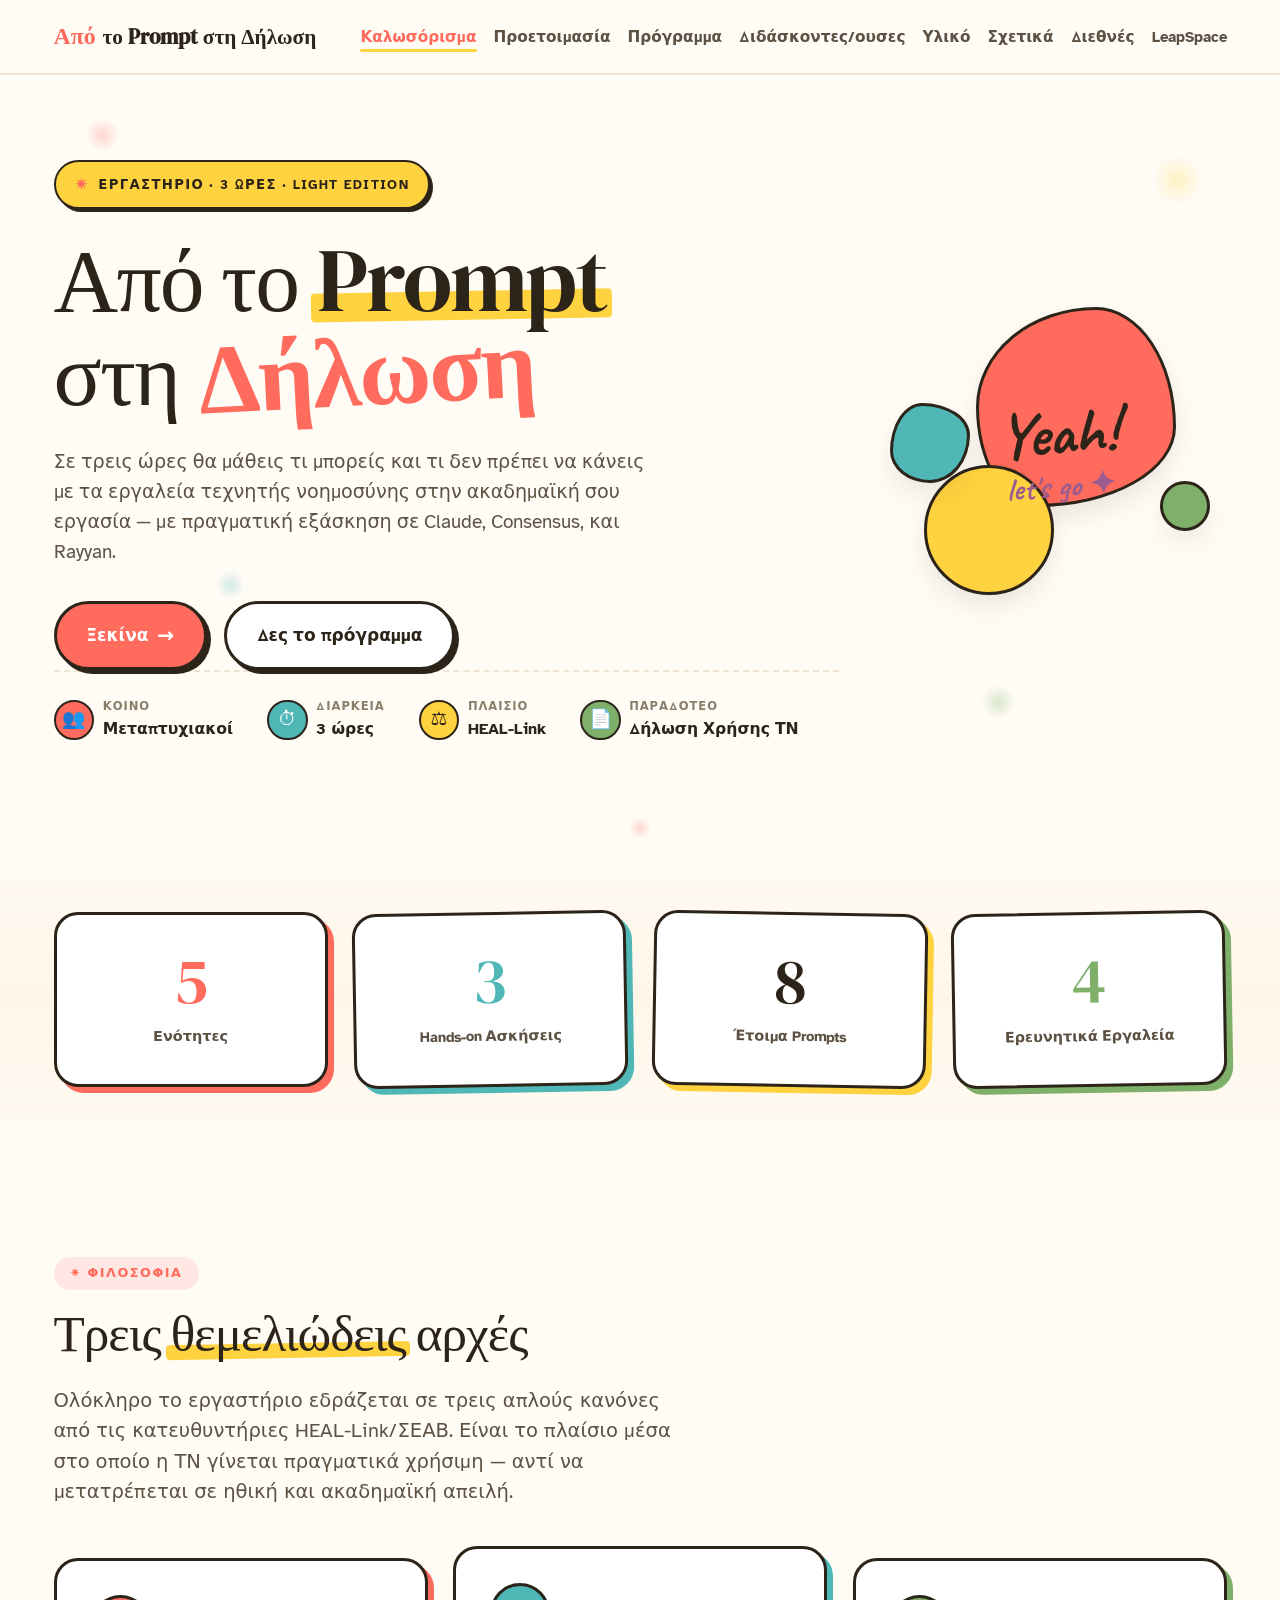
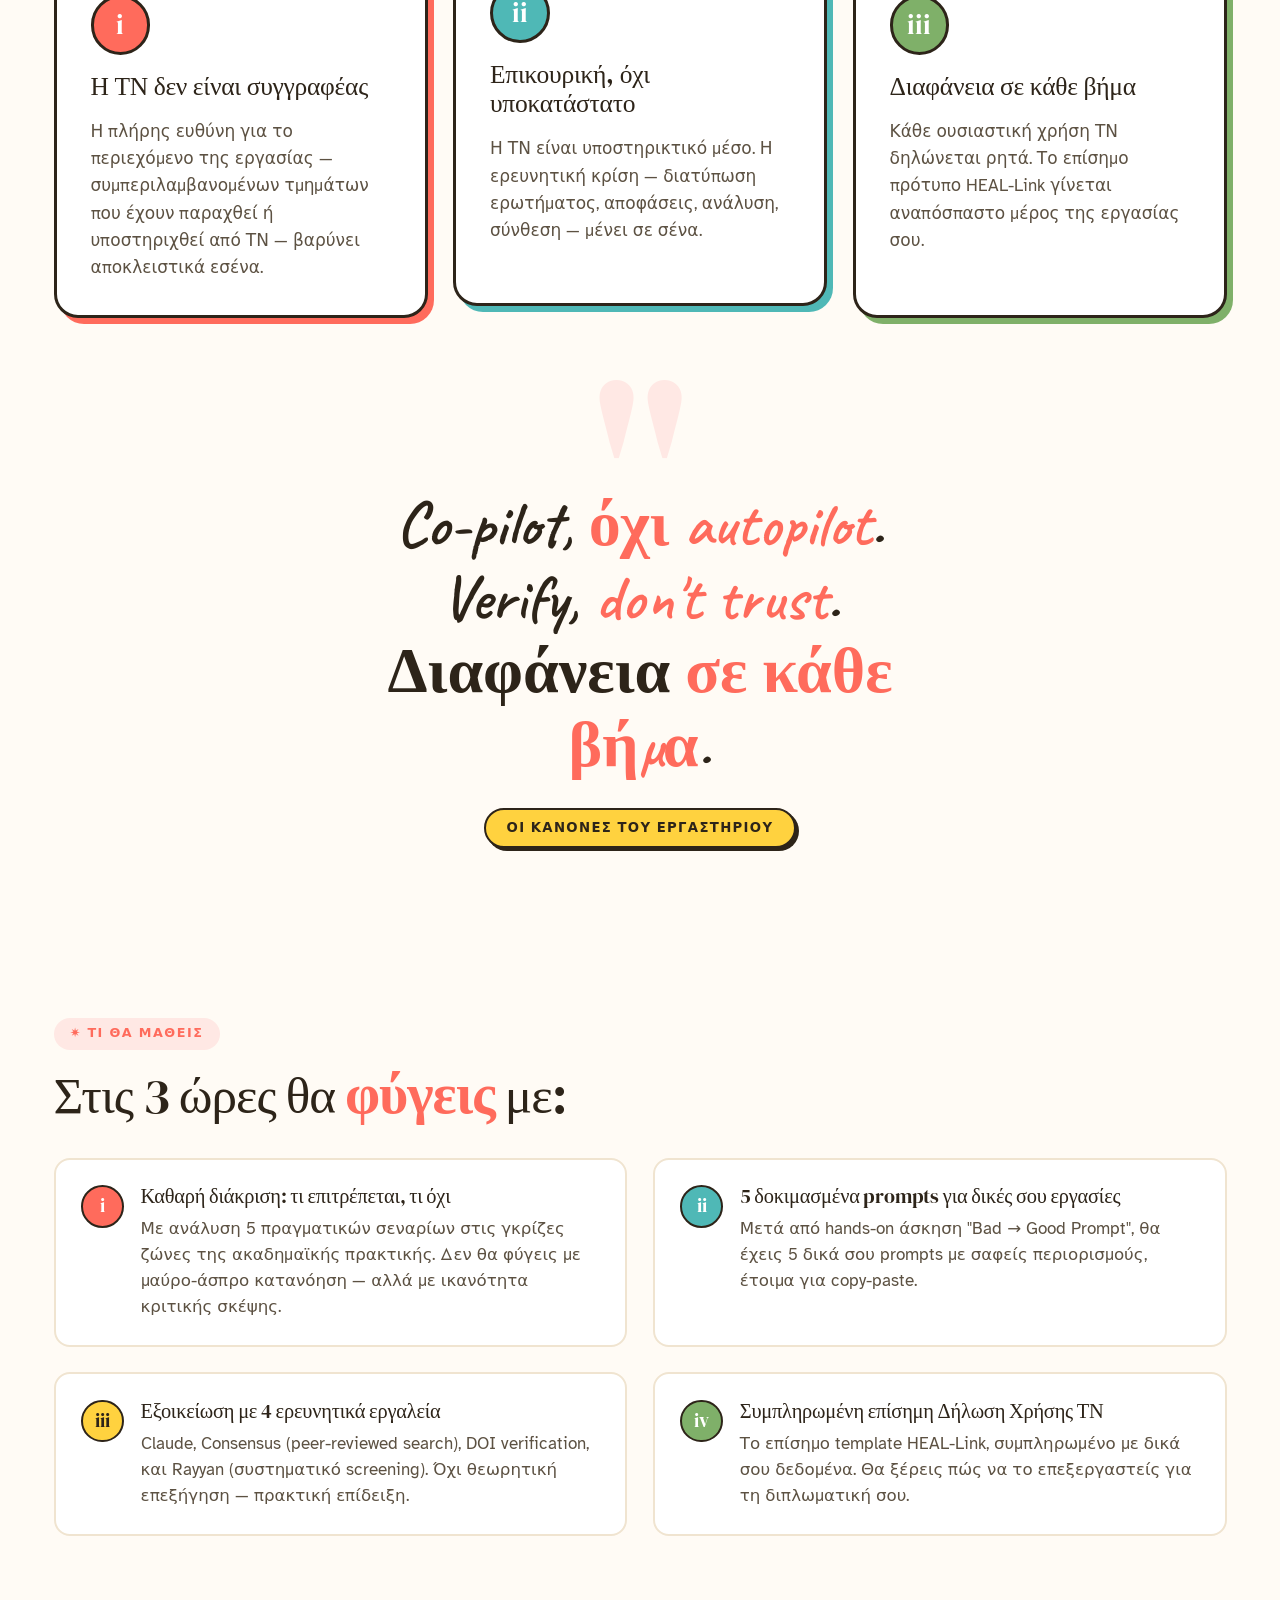
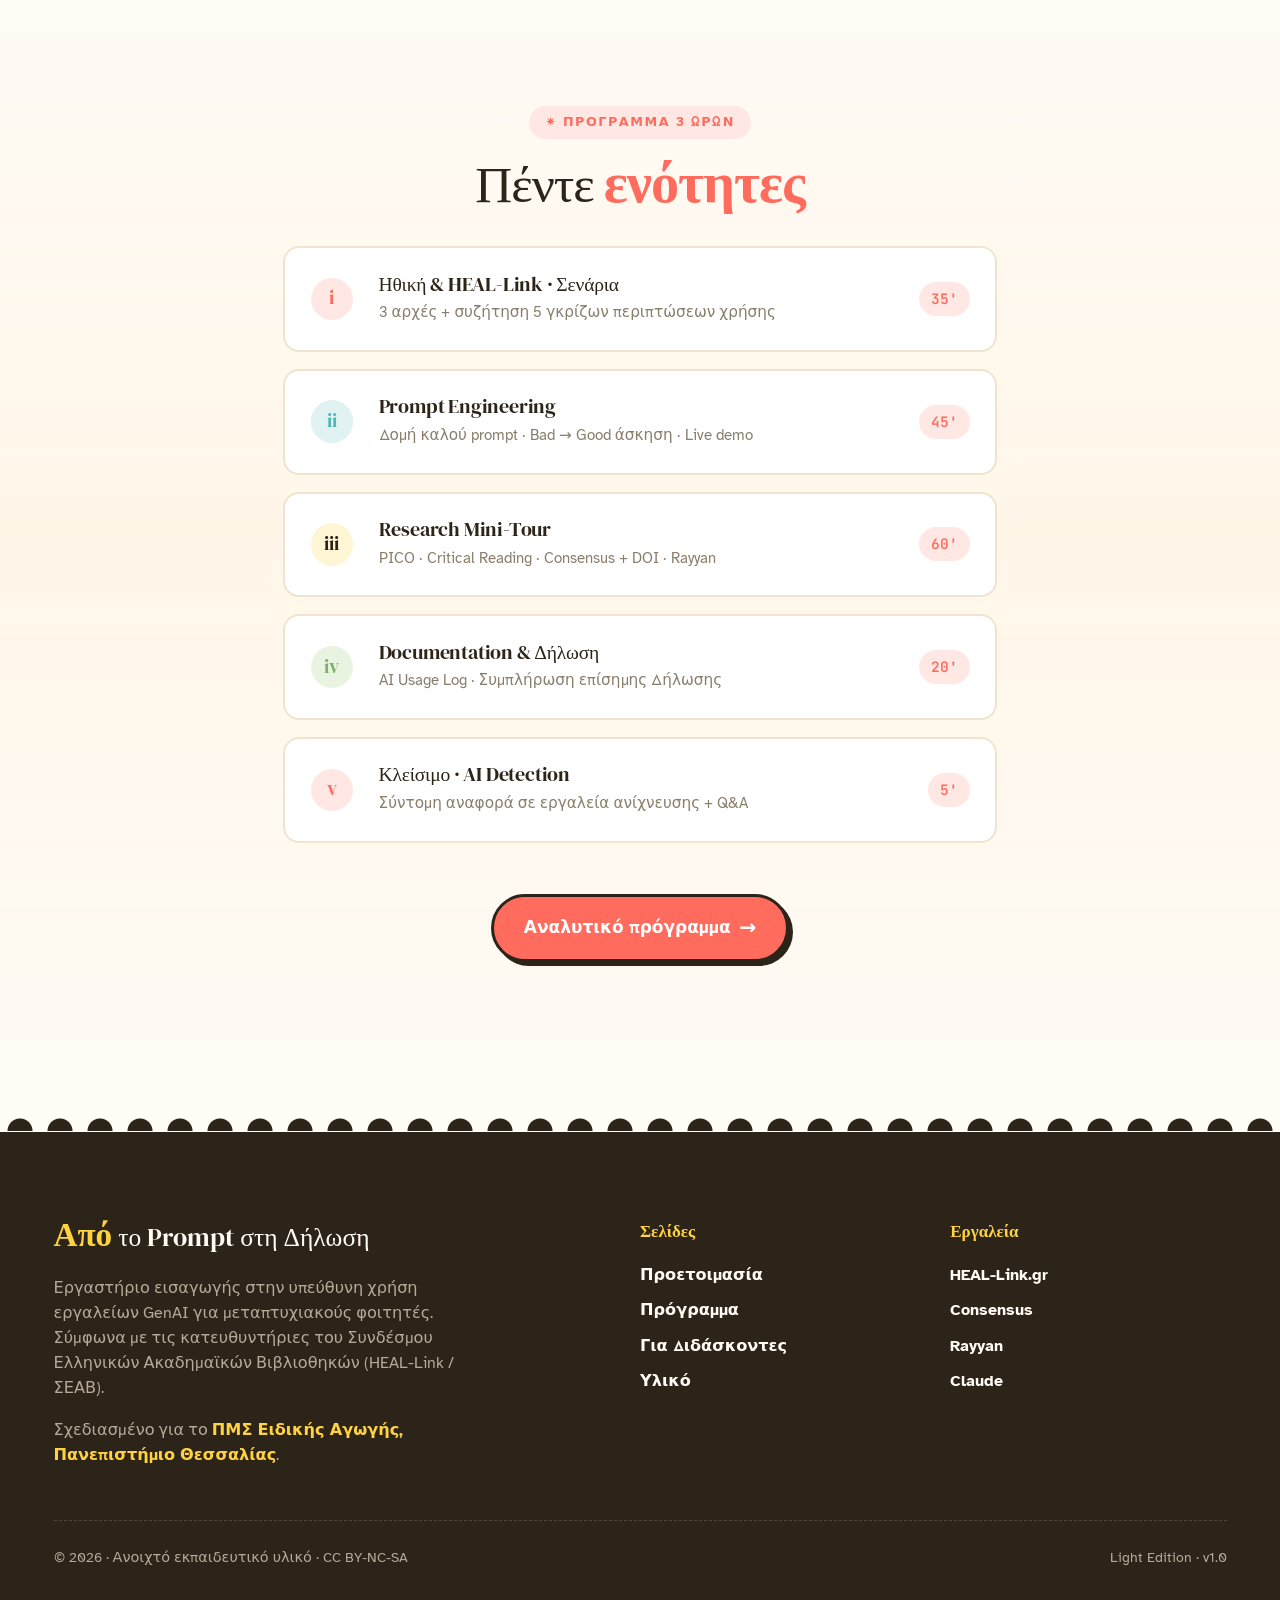
<file: index.html>
<!DOCTYPE html>
<html lang="el">
<head>
  <meta charset="UTF-8">
  <meta name="viewport" content="width=device-width, initial-scale=1.0">
  <title>Από το Prompt στη Δήλωση · Εργαστήριο GenAI για Μεταπτυχιακούς</title>
  <meta name="description" content="Τρίωρο εργαστήριο που εισάγει την υπεύθυνη χρήση εργαλείων GenAI στην ακαδημαϊκή έρευνα, σύμφωνα με τις κατευθυντήριες HEAL-Link/ΣΕΑΒ.">
  <link rel="stylesheet" href="assets/style.css">
</head>
<body>

<nav class="nav">
  <div class="nav-inner">
    <a href="index.html" class="nav-brand">
      <span class="spark">Από</span> το Prompt στη Δήλωση
    </a>
    <ul class="nav-links">
      <li><a href="index.html" class="active">Καλωσόρισμα</a></li>
      <li><a href="prepare.html">Προετοιμασία</a></li>
      <li><a href="agenda.html">Πρόγραμμα</a></li>
      <li><a href="instructor.html">Διδάσκοντες/ουσες</a></li>
      <li><a href="materials.html">Υλικό</a></li>
      <li><a href="about.html">Σχετικά</a></li>
      <li><a href="international.html">Διεθνές</a></li>
      <li><a href="leapspace.html">LeapSpace</a></li>
    </ul>
  </div>
</nav>

<header class="hero">
  <div class="container">
    <div class="hero-grid">
      <div class="hero-content">
        <div class="eyebrow fade-up">Εργαστήριο · 3 ώρες · Light Edition</div>
        <h1 class="hero-title fade-up">
          Από το <span class="accent">Prompt</span><br>
          στη <span class="hand">Δήλωση</span>
        </h1>
        <p class="hero-subtitle fade-up">
          Σε τρεις ώρες θα μάθεις τι μπορείς και τι δεν πρέπει να κάνεις με τα εργαλεία τεχνητής νοημοσύνης στην ακαδημαϊκή σου εργασία — με πραγματική εξάσκηση σε Claude, Consensus, και Rayyan.
        </p>
        <div class="cta-group fade-up">
          <a href="prepare.html" class="btn">
            Ξεκίνα <span class="arrow">→</span>
          </a>
          <a href="agenda.html" class="btn btn-outline">
            Δες το πρόγραμμα
          </a>
        </div>
        <dl class="hero-meta fade-up">
          <div class="hero-meta-item">
            <div class="hero-meta-icon icon-coral">👥</div>
            <div class="hero-meta-text">
              <dt>Κοινό</dt>
              <dd>Μεταπτυχιακοί</dd>
            </div>
          </div>
          <div class="hero-meta-item">
            <div class="hero-meta-icon icon-teal">⏱</div>
            <div class="hero-meta-text">
              <dt>Διάρκεια</dt>
              <dd>3 ώρες</dd>
            </div>
          </div>
          <div class="hero-meta-item">
            <div class="hero-meta-icon icon-sun">⚖</div>
            <div class="hero-meta-text">
              <dt>Πλαίσιο</dt>
              <dd>HEAL-Link</dd>
            </div>
          </div>
          <div class="hero-meta-item">
            <div class="hero-meta-icon icon-sage">📄</div>
            <div class="hero-meta-text">
              <dt>Παραδοτέο</dt>
              <dd>Δήλωση Χρήσης ΤΝ</dd>
            </div>
          </div>
        </dl>
      </div>

      <div class="hero-illo">
        <div class="hero-shape shape-1"></div>
        <div class="hero-shape shape-2"></div>
        <div class="hero-shape shape-3"></div>
        <div class="hero-shape shape-4"></div>
        <div class="hero-label">
          Yeah!<br>
          <span>let's go ✦</span>
        </div>
      </div>
    </div>
  </div>
</header>

<section class="glance">
  <div class="container">
    <div class="glance-grid">
      <div class="glance-cell">
        <span class="glance-num">5</span>
        <span class="glance-label">Ενότητες</span>
      </div>
      <div class="glance-cell">
        <span class="glance-num">3</span>
        <span class="glance-label">Hands-on Ασκήσεις</span>
      </div>
      <div class="glance-cell">
        <span class="glance-num">8</span>
        <span class="glance-label">Έτοιμα Prompts</span>
      </div>
      <div class="glance-cell">
        <span class="glance-num">4</span>
        <span class="glance-label">Ερευνητικά Εργαλεία</span>
      </div>
    </div>
  </div>
</section>

<section>
  <div class="container">
    <div class="section-eyebrow">✷ Φιλοσοφία</div>
    <h2 class="section-title">Τρεις <span class="accent">θεμελιώδεις</span> αρχές</h2>
    <p class="section-lead">
      Ολόκληρο το εργαστήριο εδράζεται σε τρεις απλούς κανόνες από τις κατευθυντήριες HEAL-Link/ΣΕΑΒ. Είναι το πλαίσιο μέσα στο οποίο η ΤΝ γίνεται πραγματικά χρήσιμη — αντί να μετατρέπεται σε ηθική και ακαδημαϊκή απειλή.
    </p>

    <div class="principles-grid">
      <div class="principle fade-up">
        <div class="principle-icon">i</div>
        <h3 class="principle-title">Η ΤΝ δεν είναι συγγραφέας</h3>
        <p class="principle-text">
          Η πλήρης ευθύνη για το περιεχόμενο της εργασίας — συμπεριλαμβανομένων τμημάτων που έχουν παραχθεί ή υποστηριχθεί από ΤΝ — βαρύνει αποκλειστικά εσένα.
        </p>
      </div>
      <div class="principle fade-up">
        <div class="principle-icon">ii</div>
        <h3 class="principle-title">Επικουρική, όχι υποκατάστατο</h3>
        <p class="principle-text">
          Η ΤΝ είναι υποστηρικτικό μέσο. Η ερευνητική κρίση — διατύπωση ερωτήματος, αποφάσεις, ανάλυση, σύνθεση — μένει σε σένα.
        </p>
      </div>
      <div class="principle fade-up">
        <div class="principle-icon">iii</div>
        <h3 class="principle-title">Διαφάνεια σε κάθε βήμα</h3>
        <p class="principle-text">
          Κάθε ουσιαστική χρήση ΤΝ δηλώνεται ρητά. Το επίσημο πρότυπο HEAL-Link γίνεται αναπόσπαστο μέρος της εργασίας σου.
        </p>
      </div>
    </div>
  </div>
</section>

<section class="pullquote">
  <div class="content">
    <blockquote class="pullquote-text">
      Co-pilot, <em>όχι autopilot</em>.<br>
      Verify, <em>don't trust</em>.<br>
      Διαφάνεια <em>σε κάθε βήμα</em>.
    </blockquote>
    <div class="pullquote-attribution">Οι κανόνες του εργαστηρίου</div>
  </div>
</section>

<section>
  <div class="container">
    <div class="section-eyebrow">✷ Τι θα μάθεις</div>
    <h2 class="section-title">Στις 3 ώρες θα <span class="hand">φύγεις</span> με:</h2>

    <div class="learn-grid">
      <div class="learn-item">
        <div class="learn-marker">i</div>
        <div class="learn-content">
          <h4>Καθαρή διάκριση: τι επιτρέπεται, τι όχι</h4>
          <p>Με ανάλυση 5 πραγματικών σεναρίων στις γκρίζες ζώνες της ακαδημαϊκής πρακτικής. Δεν θα φύγεις με μαύρο-άσπρο κατανόηση — αλλά με ικανότητα κριτικής σκέψης.</p>
        </div>
      </div>
      <div class="learn-item">
        <div class="learn-marker">ii</div>
        <div class="learn-content">
          <h4>5 δοκιμασμένα prompts για δικές σου εργασίες</h4>
          <p>Μετά από hands-on άσκηση "Bad → Good Prompt", θα έχεις 5 δικά σου prompts με σαφείς περιορισμούς, έτοιμα για copy-paste.</p>
        </div>
      </div>
      <div class="learn-item">
        <div class="learn-marker">iii</div>
        <div class="learn-content">
          <h4>Εξοικείωση με 4 ερευνητικά εργαλεία</h4>
          <p>Claude, Consensus (peer-reviewed search), DOI verification, και Rayyan (συστηματικό screening). Όχι θεωρητική επεξήγηση — πρακτική επίδειξη.</p>
        </div>
      </div>
      <div class="learn-item">
        <div class="learn-marker">iv</div>
        <div class="learn-content">
          <h4>Συμπληρωμένη επίσημη Δήλωση Χρήσης ΤΝ</h4>
          <p>Το επίσημο template HEAL-Link, συμπληρωμένο με δικά σου δεδομένα. Θα ξέρεις πώς να το επεξεργαστείς για τη διπλωματική σου.</p>
        </div>
      </div>
    </div>
  </div>
</section>

<section class="glance">
  <div class="container">
    <div class="section-eyebrow text-center" style="display: block; margin-left: auto; margin-right: auto; text-align: center; width: fit-content;">✷ Πρόγραμμα 3 ωρών</div>
    <h2 class="section-title" style="margin: 0 auto var(--space-5); text-align: center; max-width: 100%;">
      Πέντε <span class="hand">ενότητες</span>
    </h2>

    <div class="agenda-list">
      <div class="agenda-item">
        <div class="agenda-num">i</div>
        <div class="agenda-content">
          <h4>Ηθική &amp; HEAL-Link · Σενάρια</h4>
          <p>3 αρχές + συζήτηση 5 γκρίζων περιπτώσεων χρήσης</p>
        </div>
        <div class="agenda-time">35'</div>
      </div>
      <div class="agenda-item">
        <div class="agenda-num">ii</div>
        <div class="agenda-content">
          <h4>Prompt Engineering</h4>
          <p>Δομή καλού prompt · Bad → Good άσκηση · Live demo</p>
        </div>
        <div class="agenda-time">45'</div>
      </div>
      <div class="agenda-item">
        <div class="agenda-num">iii</div>
        <div class="agenda-content">
          <h4>Research Mini-Tour</h4>
          <p>PICO · Critical Reading · Consensus + DOI · Rayyan</p>
        </div>
        <div class="agenda-time">60'</div>
      </div>
      <div class="agenda-item">
        <div class="agenda-num">iv</div>
        <div class="agenda-content">
          <h4>Documentation &amp; Δήλωση</h4>
          <p>AI Usage Log · Συμπλήρωση επίσημης Δήλωσης</p>
        </div>
        <div class="agenda-time">20'</div>
      </div>
      <div class="agenda-item">
        <div class="agenda-num">v</div>
        <div class="agenda-content">
          <h4>Κλείσιμο · AI Detection</h4>
          <p>Σύντομη αναφορά σε εργαλεία ανίχνευσης + Q&amp;A</p>
        </div>
        <div class="agenda-time">5'</div>
      </div>
    </div>

    <div class="text-center" style="margin-top: var(--space-6);">
      <a href="agenda.html" class="btn">Αναλυτικό πρόγραμμα <span class="arrow">→</span></a>
    </div>
  </div>
</section>

<footer class="footer">
  <div class="container">
    <div class="footer-grid">
      <div>
        <div class="footer-brand">
          <span class="hand">Από</span> το Prompt στη Δήλωση
        </div>
        <p class="footer-text">
          Εργαστήριο εισαγωγής στην υπεύθυνη χρήση εργαλείων GenAI για μεταπτυχιακούς φοιτητές. Σύμφωνα με τις κατευθυντήριες του Συνδέσμου Ελληνικών Ακαδημαϊκών Βιβλιοθηκών (HEAL-Link / ΣΕΑΒ).
        </p>
        <p class="footer-text" style="margin-top: 1rem;">
          Σχεδιασμένο για το <a href="https://maspecialed.sed.uth.gr/perigrammata-mathimatwn/" target="_blank" rel="noopener" style="color: var(--sun);">ΠΜΣ Ειδικής Αγωγής, Πανεπιστήμιο Θεσσαλίας</a>.
        </p>
      </div>
      <div>
        <h5>Σελίδες</h5>
        <ul>
          <li><a href="prepare.html">Προετοιμασία</a></li>
          <li><a href="agenda.html">Πρόγραμμα</a></li>
          <li><a href="instructor.html">Για Διδάσκοντες</a></li>
          <li><a href="materials.html">Υλικό</a></li>
        </ul>
      </div>
      <div>
        <h5>Εργαλεία</h5>
        <ul>
          <li><a href="https://www.heal-link.gr/" target="_blank" rel="noopener">HEAL-Link.gr</a></li>
          <li><a href="https://consensus.app" target="_blank" rel="noopener">Consensus</a></li>
          <li><a href="https://rayyan.ai" target="_blank" rel="noopener">Rayyan</a></li>
          <li><a href="https://claude.ai" target="_blank" rel="noopener">Claude</a></li>
        </ul>
      </div>
    </div>
    <div class="footer-bottom">
      <div>© 2026 · Ανοιχτό εκπαιδευτικό υλικό · CC BY-NC-SA</div>
      <div>Light Edition · v1.0</div>
    </div>
  </div>
</footer>

</body>
</html>
</file>
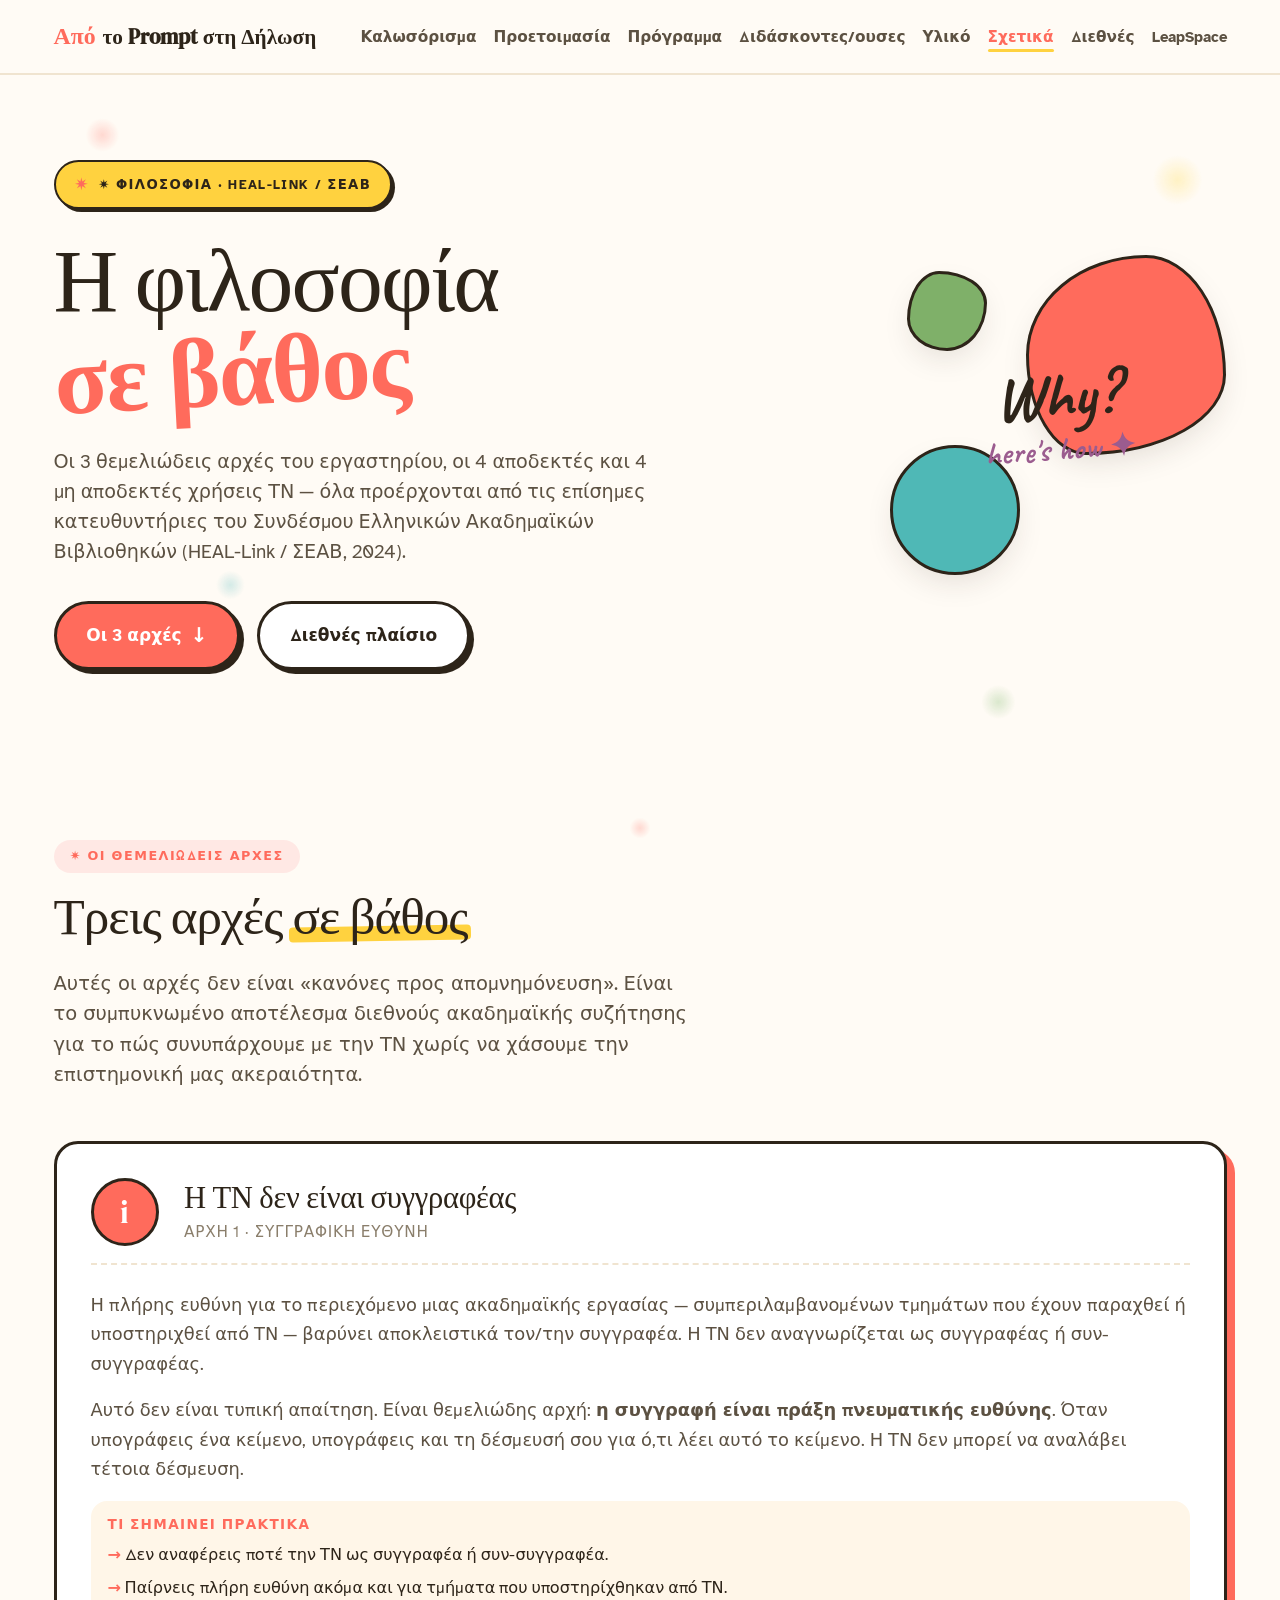
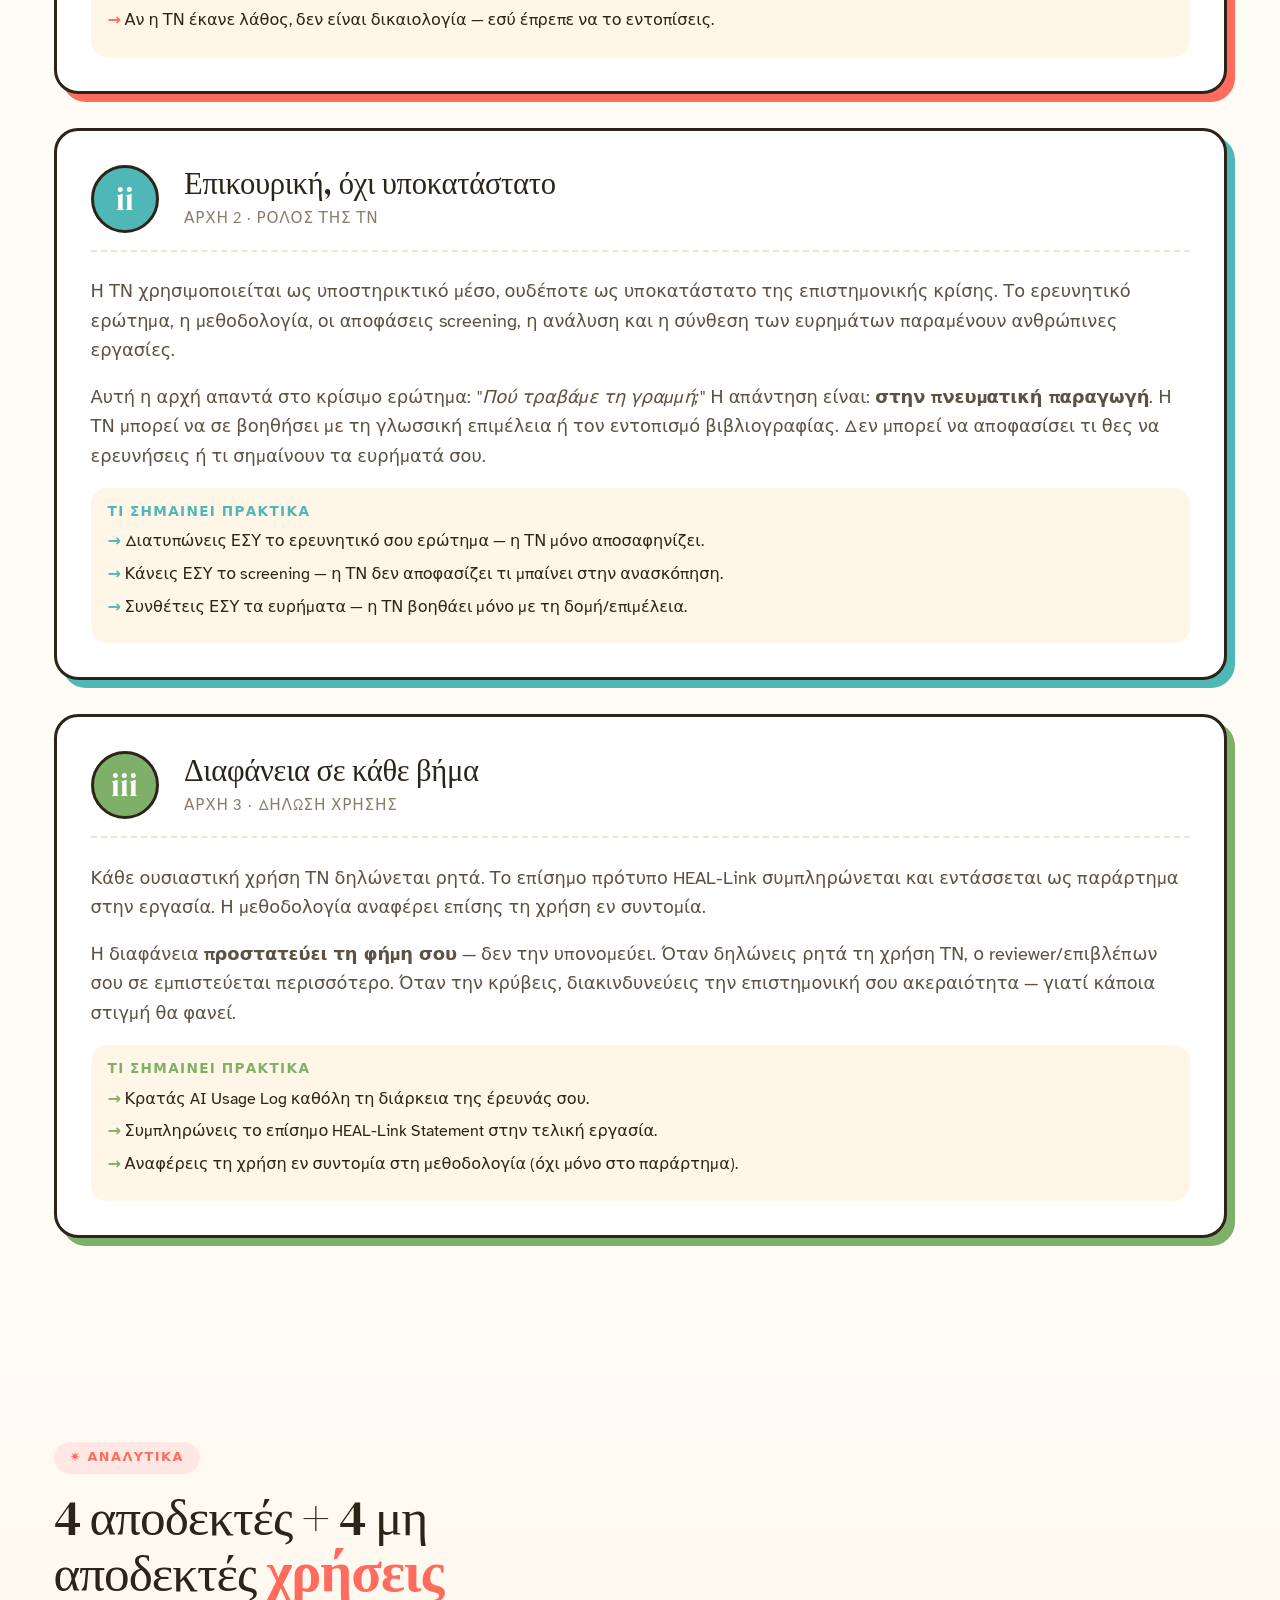
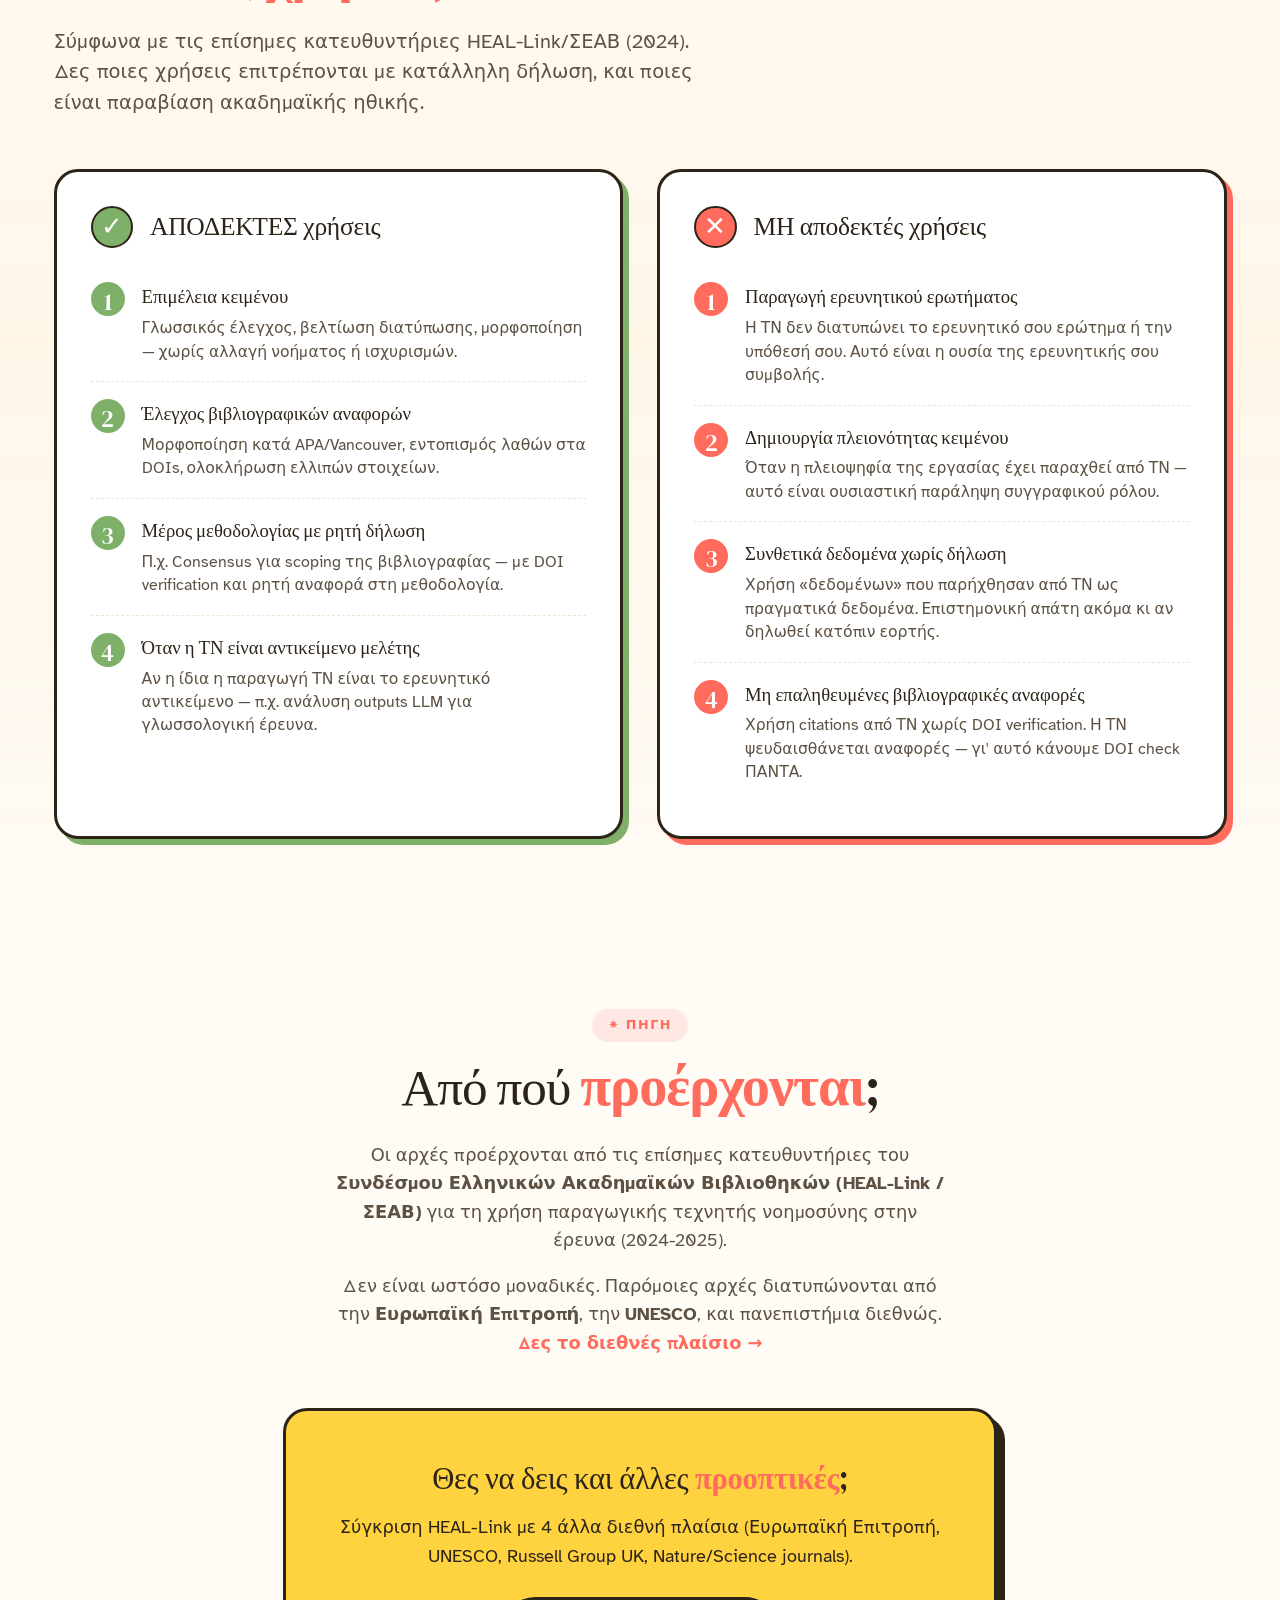
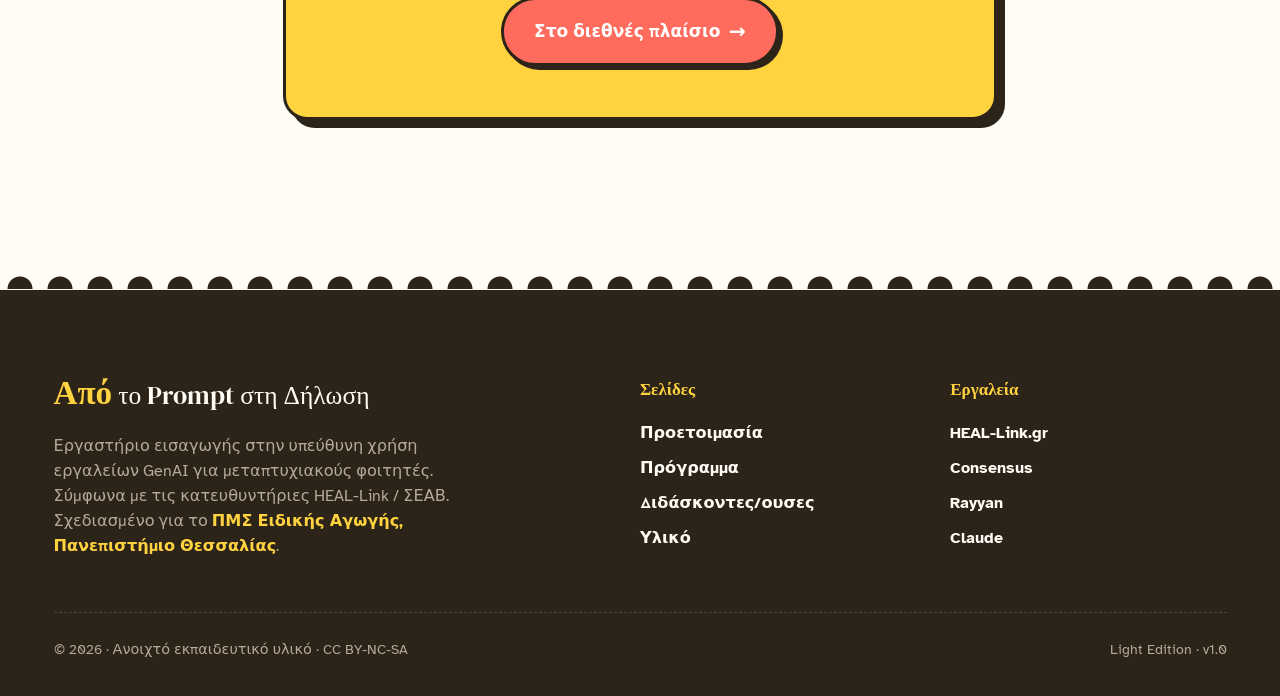
<file: about.html>
<!DOCTYPE html>
<html lang="el">
<head>
  <meta charset="UTF-8">
  <meta name="viewport" content="width=device-width, initial-scale=1.0">
  <title>Σχετικά · Από το Prompt στη Δήλωση</title>
  <meta name="description" content="HEAL-Link/ΣΕΑΒ — οι 3 θεμελιώδεις αρχές, οι 4 αποδεκτές χρήσεις, και οι 4 μη αποδεκτές χρήσεις ΤΝ στην ακαδημαϊκή έρευνα.">
  <link rel="stylesheet" href="assets/style.css">
  <style>
    .principle-deep {
      background: var(--paper-card);
      border: 3px solid var(--ink);
      border-radius: var(--r-lg);
      padding: var(--space-5);
      margin-bottom: var(--space-5);
    }
    .principle-deep:nth-of-type(1) { box-shadow: 8px 8px 0 var(--coral); }
    .principle-deep:nth-of-type(2) { box-shadow: 8px 8px 0 var(--teal); }
    .principle-deep:nth-of-type(3) { box-shadow: 8px 8px 0 var(--sage); }

    .principle-deep-header {
      display: flex;
      align-items: center;
      gap: var(--space-4);
      margin-bottom: var(--space-4);
      padding-bottom: var(--space-3);
      border-bottom: 2px dashed var(--rule);
    }
    .principle-deep-icon {
      width: 4rem; height: 4rem;
      border-radius: var(--r-full);
      display: grid; place-items: center;
      font-family: var(--font-display);
      font-size: 1.8rem;
      color: white;
      border: 3px solid var(--ink);
      flex-shrink: 0;
    }
    .principle-deep:nth-of-type(1) .principle-deep-icon { background: var(--coral); }
    .principle-deep:nth-of-type(2) .principle-deep-icon { background: var(--teal); }
    .principle-deep:nth-of-type(3) .principle-deep-icon { background: var(--sage); }

    .principle-deep h3 {
      font-family: var(--font-display);
      font-size: 1.8rem;
      line-height: 1.1;
      margin: 0;
    }
    .principle-deep .principle-deep-sub {
      font-size: 0.9rem;
      color: var(--muted);
      letter-spacing: 0.05em;
      text-transform: uppercase;
      margin-top: 4px;
    }
    .principle-deep p {
      font-size: 1.05rem;
      line-height: 1.65;
      color: var(--ink-soft);
      margin-bottom: var(--space-3);
    }
    .principle-deep .what-means {
      background: var(--paper-warm);
      border-radius: var(--r-md);
      padding: var(--space-3);
      margin-top: var(--space-3);
    }
    .principle-deep .what-means h4 {
      font-family: var(--font-body);
      font-size: 0.8rem;
      font-weight: 700;
      letter-spacing: 0.1em;
      text-transform: uppercase;
      color: var(--coral);
      margin-bottom: var(--space-2);
    }
    .principle-deep:nth-of-type(2) .what-means h4 { color: var(--teal); }
    .principle-deep:nth-of-type(3) .what-means h4 { color: var(--sage); }
    .principle-deep .what-means ul {
      list-style: none;
      padding: 0;
      margin: 0;
    }
    .principle-deep .what-means li {
      padding-left: var(--space-3);
      position: relative;
      margin-bottom: 6px;
      font-size: 0.95rem;
    }
    .principle-deep .what-means li::before {
      content: '→';
      position: absolute;
      left: 0;
      color: var(--coral);
      font-weight: 700;
    }
    .principle-deep:nth-of-type(2) .what-means li::before { color: var(--teal); }
    .principle-deep:nth-of-type(3) .what-means li::before { color: var(--sage); }

    .uses-grid {
      display: grid;
      grid-template-columns: 1fr;
      gap: var(--space-5);
      margin-top: var(--space-5);
    }
    @media (min-width: 800px) {
      .uses-grid { grid-template-columns: repeat(2, 1fr); }
    }

    .uses-card {
      background: var(--paper-card);
      border: 3px solid var(--ink);
      border-radius: var(--r-lg);
      padding: var(--space-5);
    }
    .uses-card.allowed {
      box-shadow: 6px 6px 0 var(--sage);
    }
    .uses-card.forbidden {
      box-shadow: 6px 6px 0 var(--coral);
    }

    .uses-card h3 {
      font-family: var(--font-display);
      font-size: 1.5rem;
      margin-bottom: var(--space-3);
      display: flex;
      align-items: center;
      gap: var(--space-3);
    }
    .uses-card .badge {
      font-size: 1.5rem;
      width: 2.5rem;
      height: 2.5rem;
      border-radius: var(--r-full);
      display: grid;
      place-items: center;
      border: 2px solid var(--ink);
    }
    .uses-card.allowed .badge { background: var(--sage); color: white; }
    .uses-card.forbidden .badge { background: var(--coral); color: white; }

    .uses-card ol {
      list-style: none;
      padding: 0;
      counter-reset: use-counter;
    }
    .uses-card ol li {
      counter-increment: use-counter;
      padding: var(--space-3) 0;
      border-bottom: 1px dashed var(--rule);
      padding-left: 3rem;
      position: relative;
    }
    .uses-card ol li:last-child { border-bottom: none; }
    .uses-card ol li::before {
      content: counter(use-counter);
      position: absolute;
      left: 0;
      top: var(--space-3);
      font-family: var(--font-display);
      font-size: 1.4rem;
      width: 2rem;
      height: 2rem;
      border-radius: var(--r-full);
      display: grid;
      place-items: center;
      color: white;
    }
    .uses-card.allowed ol li::before { background: var(--sage); }
    .uses-card.forbidden ol li::before { background: var(--coral); }
    .uses-card ol li strong {
      display: block;
      font-family: var(--font-display);
      font-weight: 400;
      font-size: 1.1rem;
      margin-bottom: 4px;
    }
    .uses-card ol li p {
      font-size: 0.92rem;
      color: var(--ink-soft);
      margin: 0;
      line-height: 1.5;
    }

    .extra-cta {
      background: var(--sun);
      border: 3px solid var(--ink);
      border-radius: var(--r-lg);
      padding: var(--space-6);
      box-shadow: 8px 8px 0 var(--ink);
      max-width: 42rem;
      margin: var(--space-6) auto 0;
      text-align: center;
    }
    .extra-cta h3 {
      font-family: var(--font-display);
      font-size: 1.8rem;
      margin-bottom: var(--space-3);
    }
    .extra-cta p {
      font-size: 1.05rem;
      margin-bottom: var(--space-4);
    }
  </style>
</head>
<body>

<nav class="nav">
  <div class="nav-inner">
    <a href="index.html" class="nav-brand">
      <span class="spark">Από</span> το Prompt στη Δήλωση
    </a>
    <ul class="nav-links">
      <li><a href="index.html">Καλωσόρισμα</a></li>
      <li><a href="prepare.html">Προετοιμασία</a></li>
      <li><a href="agenda.html">Πρόγραμμα</a></li>
      <li><a href="instructor.html">Διδάσκοντες/ουσες</a></li>
      <li><a href="materials.html">Υλικό</a></li>
      <li><a href="about.html" class="active">Σχετικά</a></li>
      <li><a href="international.html">Διεθνές</a></li>
      <li><a href="leapspace.html">LeapSpace</a></li>
    </ul>
  </div>
</nav>

<header class="hero">
  <div class="container">
    <div class="hero-grid">
      <div class="hero-content">
        <div class="eyebrow fade-up">✷ Φιλοσοφία · HEAL-Link / ΣΕΑΒ</div>
        <h1 class="hero-title fade-up">
          Η φιλοσοφία<br>
          <span class="hand">σε βάθος</span>
        </h1>
        <p class="hero-subtitle fade-up">
          Οι 3 θεμελιώδεις αρχές του εργαστηρίου, οι 4 αποδεκτές και 4 μη αποδεκτές χρήσεις ΤΝ — όλα προέρχονται από τις επίσημες κατευθυντήριες του Συνδέσμου Ελληνικών Ακαδημαϊκών Βιβλιοθηκών (HEAL-Link / ΣΕΑΒ, 2024).
        </p>
        <div class="cta-group fade-up">
          <a href="#principles" class="btn">
            Οι 3 αρχές <span class="arrow">↓</span>
          </a>
          <a href="international.html" class="btn btn-outline">
            Διεθνές πλαίσιο
          </a>
        </div>
      </div>
      <div class="hero-illo">
        <div class="hero-shape shape-1" style="background: var(--coral); top: 0; right: 0;"></div>
        <div class="hero-shape shape-2" style="background: var(--teal); bottom: 0; left: 0;"></div>
        <div class="hero-shape shape-3" style="background: var(--sage); top: 5%; left: 5%;"></div>
        <div class="hero-label">
          Why?<br>
          <span>here's how ✦</span>
        </div>
      </div>
    </div>
  </div>
</header>

<section id="principles">
  <div class="container">
    <div class="section-eyebrow">✷ Οι θεμελιώδεις αρχές</div>
    <h2 class="section-title">Τρεις αρχές <span class="accent">σε βάθος</span></h2>
    <p class="section-lead">
      Αυτές οι αρχές δεν είναι «κανόνες προς απομνημόνευση». Είναι το συμπυκνωμένο αποτέλεσμα διεθνούς ακαδημαϊκής συζήτησης για το πώς συνυπάρχουμε με την ΤΝ χωρίς να χάσουμε την επιστημονική μας ακεραιότητα.
    </p>

    <div style="margin-top: var(--space-6);">

      <div class="principle-deep">
        <div class="principle-deep-header">
          <div class="principle-deep-icon">i</div>
          <div>
            <h3>Η ΤΝ δεν είναι συγγραφέας</h3>
            <div class="principle-deep-sub">Αρχή 1 · Συγγραφική ευθύνη</div>
          </div>
        </div>
        <p>
          Η πλήρης ευθύνη για το περιεχόμενο μιας ακαδημαϊκής εργασίας — συμπεριλαμβανομένων τμημάτων που έχουν παραχθεί ή υποστηριχθεί από ΤΝ — βαρύνει αποκλειστικά τον/την συγγραφέα. Η ΤΝ δεν αναγνωρίζεται ως συγγραφέας ή συν-συγγραφέας.
        </p>
        <p>
          Αυτό δεν είναι τυπική απαίτηση. Είναι θεμελιώδης αρχή: <strong>η συγγραφή είναι πράξη πνευματικής ευθύνης</strong>. Όταν υπογράφεις ένα κείμενο, υπογράφεις και τη δέσμευσή σου για ό,τι λέει αυτό το κείμενο. Η ΤΝ δεν μπορεί να αναλάβει τέτοια δέσμευση.
        </p>
        <div class="what-means">
          <h4>Τι σημαίνει πρακτικά</h4>
          <ul>
            <li>Δεν αναφέρεις ποτέ την ΤΝ ως συγγραφέα ή συν-συγγραφέα.</li>
            <li>Παίρνεις πλήρη ευθύνη ακόμα και για τμήματα που υποστηρίχθηκαν από ΤΝ.</li>
            <li>Αν η ΤΝ έκανε λάθος, δεν είναι δικαιολογία — εσύ έπρεπε να το εντοπίσεις.</li>
          </ul>
        </div>
      </div>

      <div class="principle-deep">
        <div class="principle-deep-header">
          <div class="principle-deep-icon">ii</div>
          <div>
            <h3>Επικουρική, όχι υποκατάστατο</h3>
            <div class="principle-deep-sub">Αρχή 2 · Ρόλος της ΤΝ</div>
          </div>
        </div>
        <p>
          Η ΤΝ χρησιμοποιείται ως υποστηρικτικό μέσο, ουδέποτε ως υποκατάστατο της επιστημονικής κρίσης. Το ερευνητικό ερώτημα, η μεθοδολογία, οι αποφάσεις screening, η ανάλυση και η σύνθεση των ευρημάτων παραμένουν ανθρώπινες εργασίες.
        </p>
        <p>
          Αυτή η αρχή απαντά στο κρίσιμο ερώτημα: <em>"Πού τραβάμε τη γραμμή;"</em> Η απάντηση είναι: <strong>στην πνευματική παραγωγή</strong>. Η ΤΝ μπορεί να σε βοηθήσει με τη γλωσσική επιμέλεια ή τον εντοπισμό βιβλιογραφίας. Δεν μπορεί να αποφασίσει τι θες να ερευνήσεις ή τι σημαίνουν τα ευρήματά σου.
        </p>
        <div class="what-means">
          <h4>Τι σημαίνει πρακτικά</h4>
          <ul>
            <li>Διατυπώνεις ΕΣΥ το ερευνητικό σου ερώτημα — η ΤΝ μόνο αποσαφηνίζει.</li>
            <li>Κάνεις ΕΣΥ το screening — η ΤΝ δεν αποφασίζει τι μπαίνει στην ανασκόπηση.</li>
            <li>Συνθέτεις ΕΣΥ τα ευρήματα — η ΤΝ βοηθάει μόνο με τη δομή/επιμέλεια.</li>
          </ul>
        </div>
      </div>

      <div class="principle-deep">
        <div class="principle-deep-header">
          <div class="principle-deep-icon">iii</div>
          <div>
            <h3>Διαφάνεια σε κάθε βήμα</h3>
            <div class="principle-deep-sub">Αρχή 3 · Δήλωση χρήσης</div>
          </div>
        </div>
        <p>
          Κάθε ουσιαστική χρήση ΤΝ δηλώνεται ρητά. Το επίσημο πρότυπο HEAL-Link συμπληρώνεται και εντάσσεται ως παράρτημα στην εργασία. Η μεθοδολογία αναφέρει επίσης τη χρήση εν συντομία.
        </p>
        <p>
          Η διαφάνεια <strong>προστατεύει τη φήμη σου</strong> — δεν την υπονομεύει. Όταν δηλώνεις ρητά τη χρήση ΤΝ, ο reviewer/επιβλέπων σου σε εμπιστεύεται περισσότερο. Όταν την κρύβεις, διακινδυνεύεις την επιστημονική σου ακεραιότητα — γιατί κάποια στιγμή θα φανεί.
        </p>
        <div class="what-means">
          <h4>Τι σημαίνει πρακτικά</h4>
          <ul>
            <li>Κρατάς AI Usage Log καθόλη τη διάρκεια της έρευνάς σου.</li>
            <li>Συμπληρώνεις το επίσημο HEAL-Link Statement στην τελική εργασία.</li>
            <li>Αναφέρεις τη χρήση εν συντομία στη μεθοδολογία (όχι μόνο στο παράρτημα).</li>
          </ul>
        </div>
      </div>

    </div>
  </div>
</section>

<section class="glance">
  <div class="container">
    <div class="section-eyebrow">✷ Αναλυτικά</div>
    <h2 class="section-title">4 αποδεκτές + 4 μη αποδεκτές <span class="hand">χρήσεις</span></h2>
    <p class="section-lead">
      Σύμφωνα με τις επίσημες κατευθυντήριες HEAL-Link/ΣΕΑΒ (2024). Δες ποιες χρήσεις επιτρέπονται με κατάλληλη δήλωση, και ποιες είναι παραβίαση ακαδημαϊκής ηθικής.
    </p>

    <div class="uses-grid">

      <div class="uses-card allowed">
        <h3>
          <span class="badge">✓</span>
          ΑΠΟΔΕΚΤΕΣ χρήσεις
        </h3>
        <ol>
          <li>
            <strong>Επιμέλεια κειμένου</strong>
            <p>Γλωσσικός έλεγχος, βελτίωση διατύπωσης, μορφοποίηση — χωρίς αλλαγή νοήματος ή ισχυρισμών.</p>
          </li>
          <li>
            <strong>Έλεγχος βιβλιογραφικών αναφορών</strong>
            <p>Μορφοποίηση κατά APA/Vancouver, εντοπισμός λαθών στα DOIs, ολοκλήρωση ελλιπών στοιχείων.</p>
          </li>
          <li>
            <strong>Μέρος μεθοδολογίας με ρητή δήλωση</strong>
            <p>Π.χ. Consensus για scoping της βιβλιογραφίας — με DOI verification και ρητή αναφορά στη μεθοδολογία.</p>
          </li>
          <li>
            <strong>Όταν η ΤΝ είναι αντικείμενο μελέτης</strong>
            <p>Αν η ίδια η παραγωγή ΤΝ είναι το ερευνητικό αντικείμενο — π.χ. ανάλυση outputs LLM για γλωσσολογική έρευνα.</p>
          </li>
        </ol>
      </div>

      <div class="uses-card forbidden">
        <h3>
          <span class="badge">✕</span>
          ΜΗ αποδεκτές χρήσεις
        </h3>
        <ol>
          <li>
            <strong>Παραγωγή ερευνητικού ερωτήματος</strong>
            <p>Η ΤΝ δεν διατυπώνει το ερευνητικό σου ερώτημα ή την υπόθεσή σου. Αυτό είναι η ουσία της ερευνητικής σου συμβολής.</p>
          </li>
          <li>
            <strong>Δημιουργία πλειονότητας κειμένου</strong>
            <p>Όταν η πλειοψηφία της εργασίας έχει παραχθεί από ΤΝ — αυτό είναι ουσιαστική παράληψη συγγραφικού ρόλου.</p>
          </li>
          <li>
            <strong>Συνθετικά δεδομένα χωρίς δήλωση</strong>
            <p>Χρήση «δεδομένων» που παρήχθησαν από ΤΝ ως πραγματικά δεδομένα. Επιστημονική απάτη ακόμα κι αν δηλωθεί κατόπιν εορτής.</p>
          </li>
          <li>
            <strong>Μη επαληθευμένες βιβλιογραφικές αναφορές</strong>
            <p>Χρήση citations από ΤΝ χωρίς DOI verification. Η ΤΝ ψευδαισθάνεται αναφορές — γι' αυτό κάνουμε DOI check ΠΑΝΤΑ.</p>
          </li>
        </ol>
      </div>

    </div>
  </div>
</section>

<section>
  <div class="container">
    <div class="text-center" style="max-width: 36rem; margin: 0 auto;">
      <div class="section-eyebrow" style="display: inline-block;">✷ Πηγή</div>
      <h2 class="section-title" style="margin: 0 auto var(--space-4);">
        Από πού <span class="hand">προέρχονται</span>;
      </h2>
      <p style="font-size: 1.05rem; color: var(--ink-soft); line-height: 1.6;">
        Οι αρχές προέρχονται από τις επίσημες κατευθυντήριες του <strong>Συνδέσμου Ελληνικών Ακαδημαϊκών Βιβλιοθηκών (HEAL-Link / ΣΕΑΒ)</strong> για τη χρήση παραγωγικής τεχνητής νοημοσύνης στην έρευνα (2024-2025).
      </p>
      <p style="font-size: 1.05rem; color: var(--ink-soft); line-height: 1.6; margin-top: var(--space-3);">
        Δεν είναι ωστόσο μοναδικές. Παρόμοιες αρχές διατυπώνονται από την <strong>Ευρωπαϊκή Επιτροπή</strong>, την <strong>UNESCO</strong>, και πανεπιστήμια διεθνώς. <a href="international.html">Δες το διεθνές πλαίσιο →</a>
      </p>
    </div>

    <div class="extra-cta">
      <h3>Θες να δεις και άλλες <span class="hand">προοπτικές</span>;</h3>
      <p>
        Σύγκριση HEAL-Link με 4 άλλα διεθνή πλαίσια (Ευρωπαϊκή Επιτροπή, UNESCO, Russell Group UK, Nature/Science journals).
      </p>
      <a href="international.html" class="btn">
        Στο διεθνές πλαίσιο <span class="arrow">→</span>
      </a>
    </div>
  </div>
</section>

<footer class="footer">
  <div class="container">
    <div class="footer-grid">
      <div>
        <div class="footer-brand">
          <span class="hand">Από</span> το Prompt στη Δήλωση
        </div>
        <p class="footer-text">
          Εργαστήριο εισαγωγής στην υπεύθυνη χρήση εργαλείων GenAI για μεταπτυχιακούς φοιτητές. Σύμφωνα με τις κατευθυντήριες HEAL-Link / ΣΕΑΒ. Σχεδιασμένο για το <a href="https://maspecialed.sed.uth.gr/perigrammata-mathimatwn/" target="_blank" rel="noopener" style="color: var(--sun);">ΠΜΣ Ειδικής Αγωγής, Πανεπιστήμιο Θεσσαλίας</a>.
        </p>
      </div>
      <div>
        <h5>Σελίδες</h5>
        <ul>
          <li><a href="prepare.html">Προετοιμασία</a></li>
          <li><a href="agenda.html">Πρόγραμμα</a></li>
          <li><a href="instructor.html">Διδάσκοντες/ουσες</a></li>
          <li><a href="materials.html">Υλικό</a></li>
        </ul>
      </div>
      <div>
        <h5>Εργαλεία</h5>
        <ul>
          <li><a href="https://www.heal-link.gr/" target="_blank" rel="noopener">HEAL-Link.gr</a></li>
          <li><a href="https://consensus.app" target="_blank" rel="noopener">Consensus</a></li>
          <li><a href="https://rayyan.ai" target="_blank" rel="noopener">Rayyan</a></li>
          <li><a href="https://claude.ai" target="_blank" rel="noopener">Claude</a></li>
        </ul>
      </div>
    </div>
    <div class="footer-bottom">
      <div>© 2026 · Ανοιχτό εκπαιδευτικό υλικό · CC BY-NC-SA</div>
      <div>Light Edition · v1.0</div>
    </div>
  </div>
</footer>

</body>
</html>
</file>
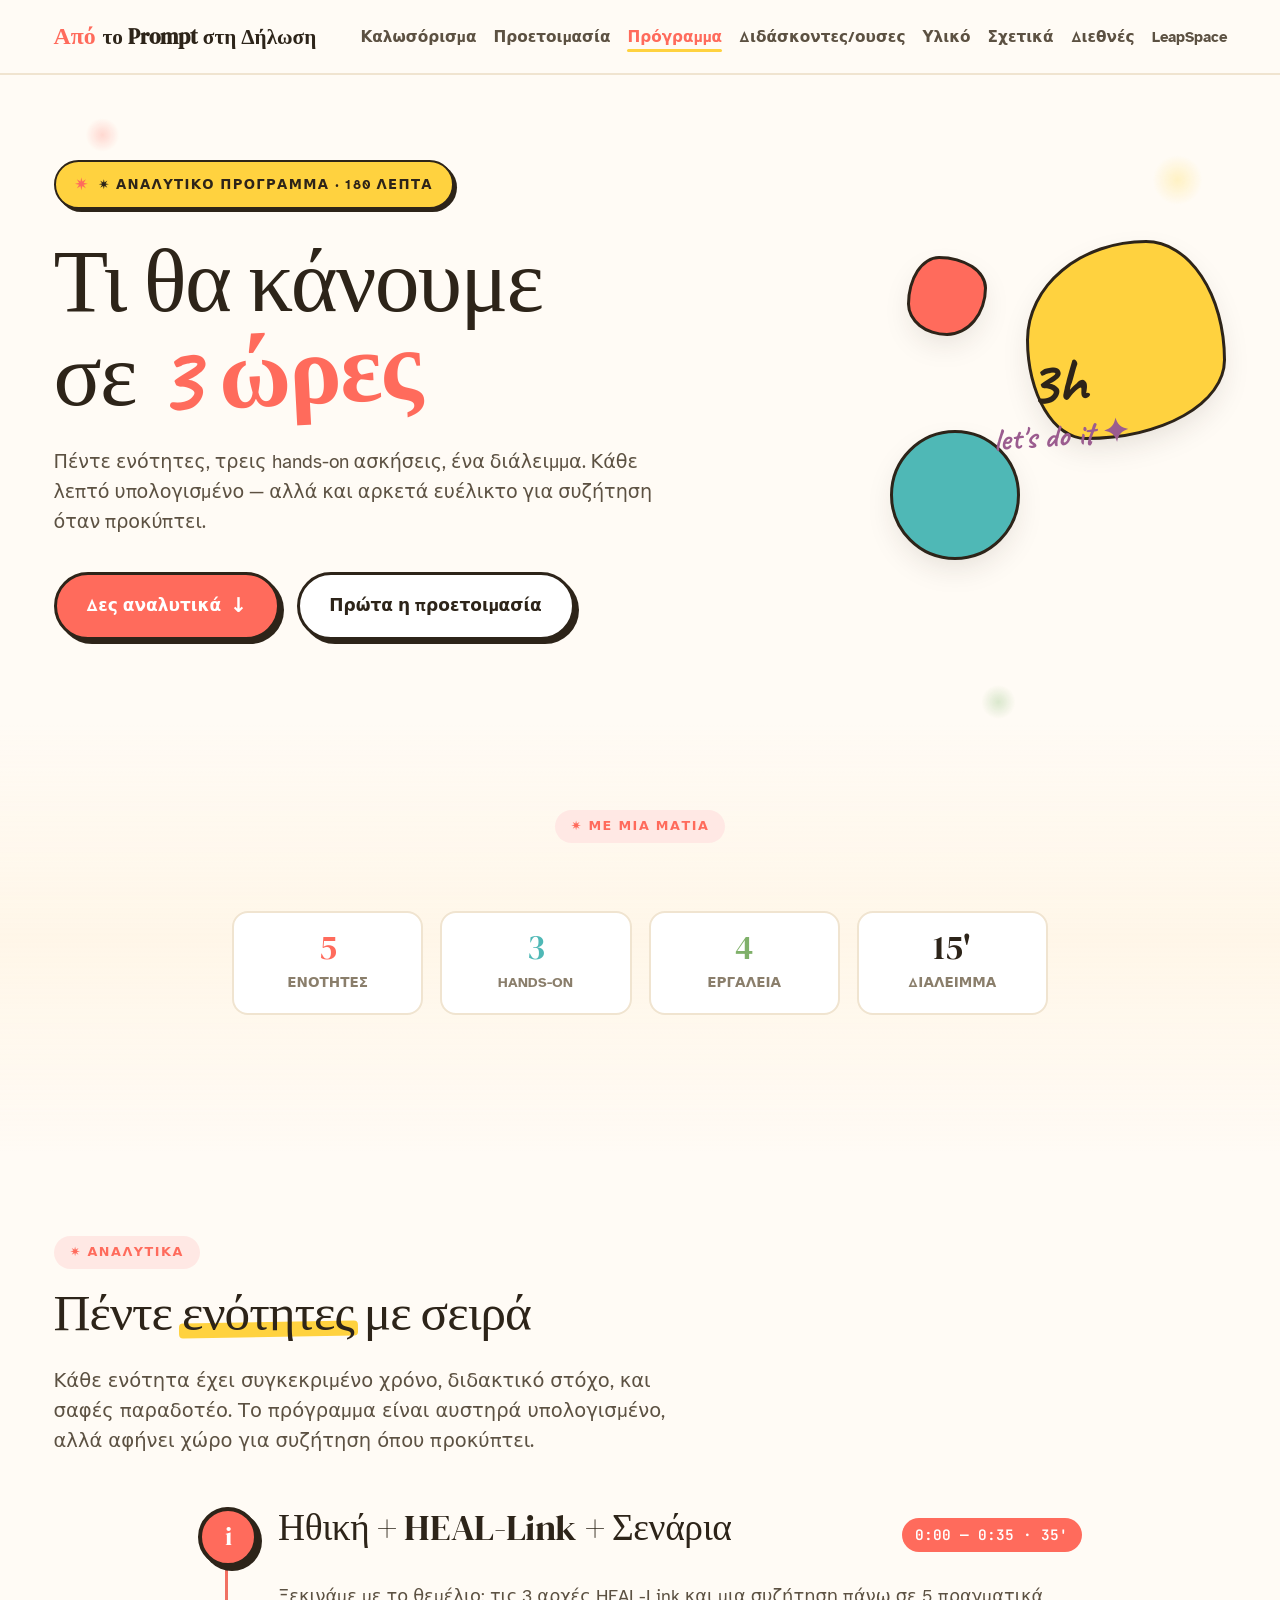
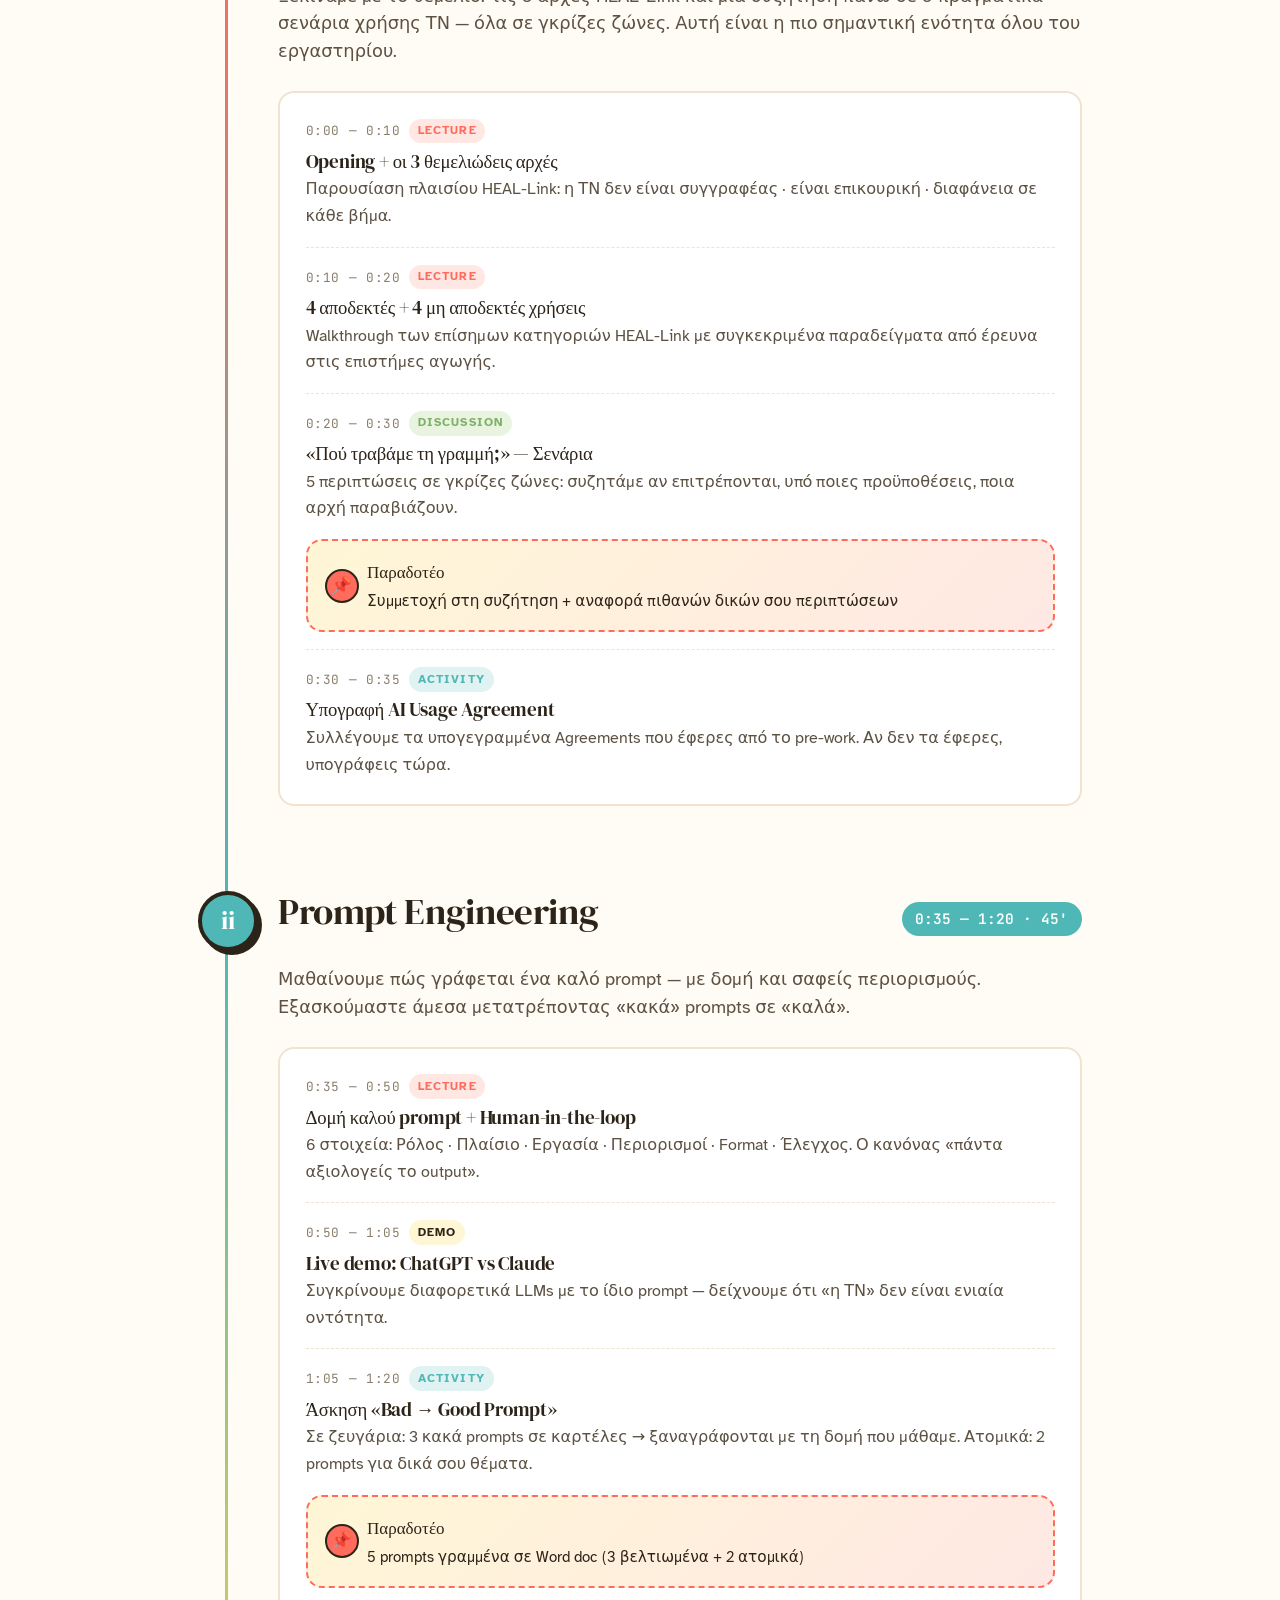
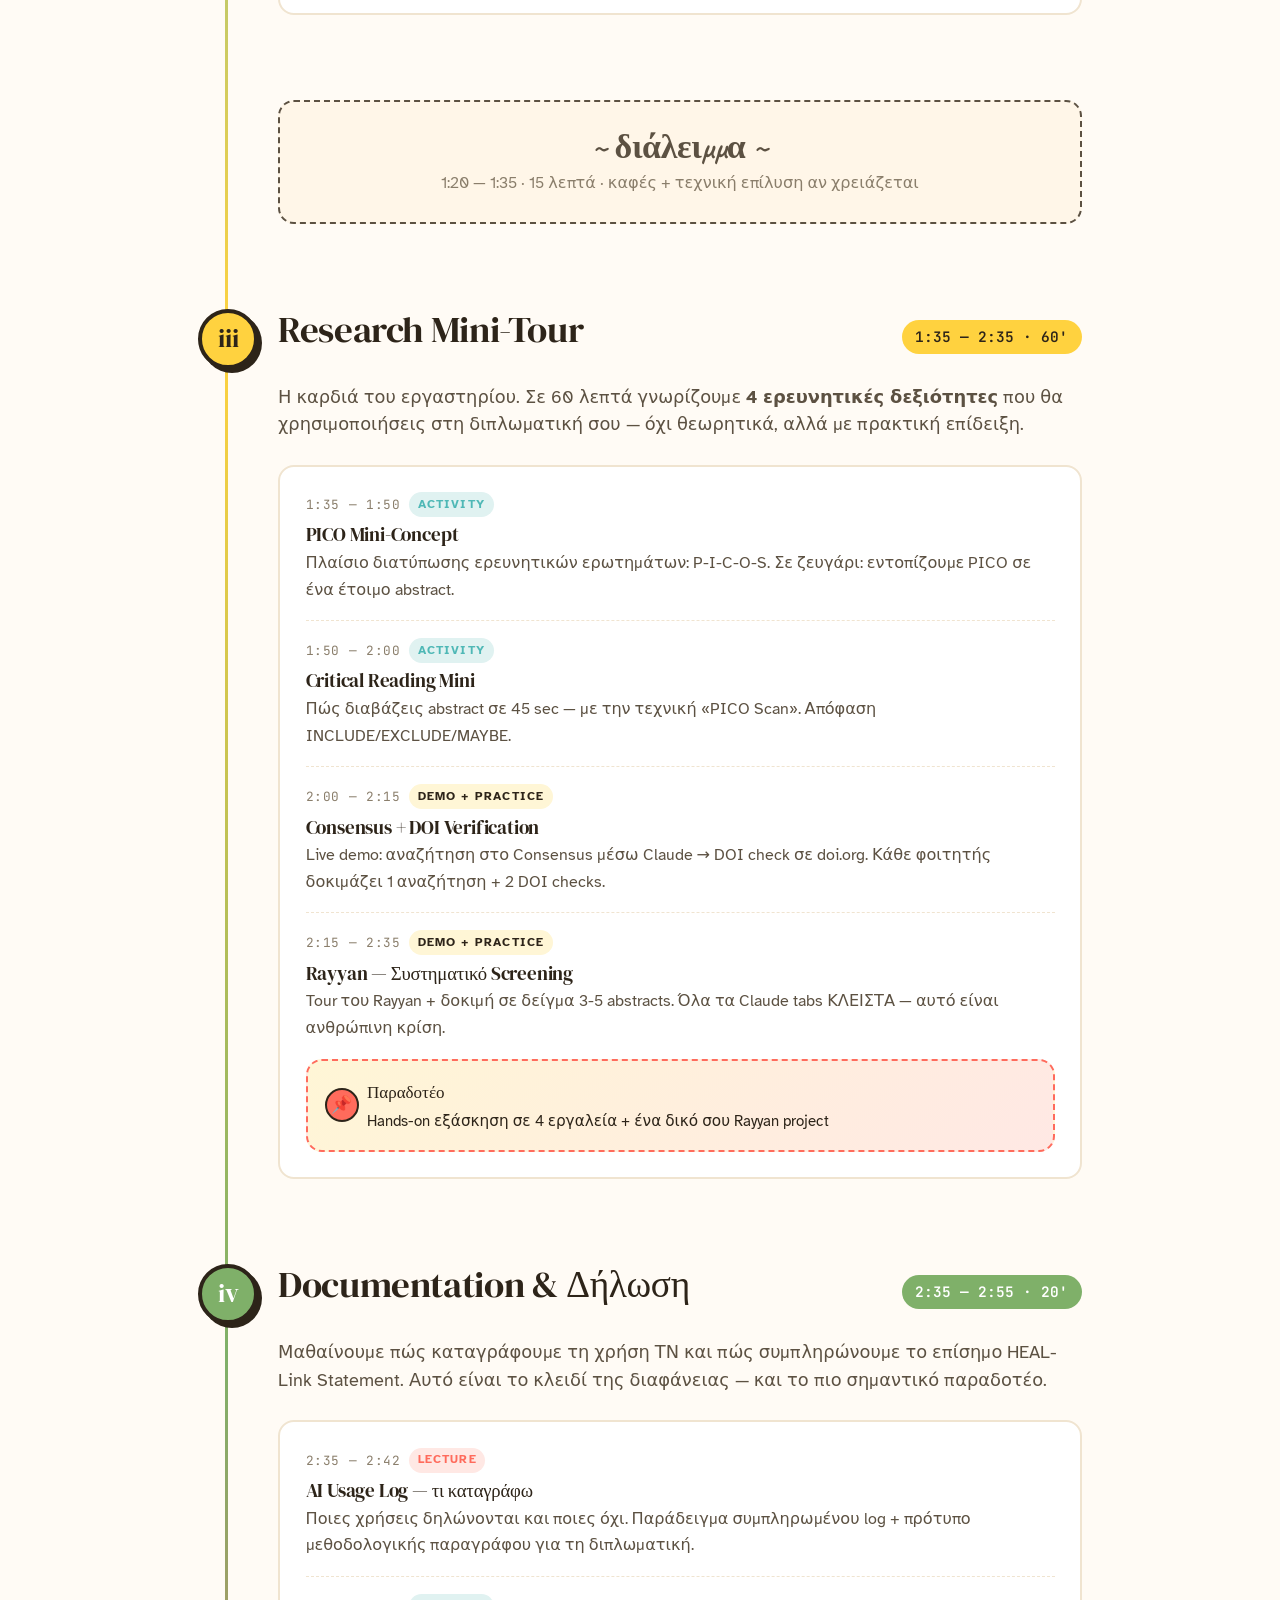
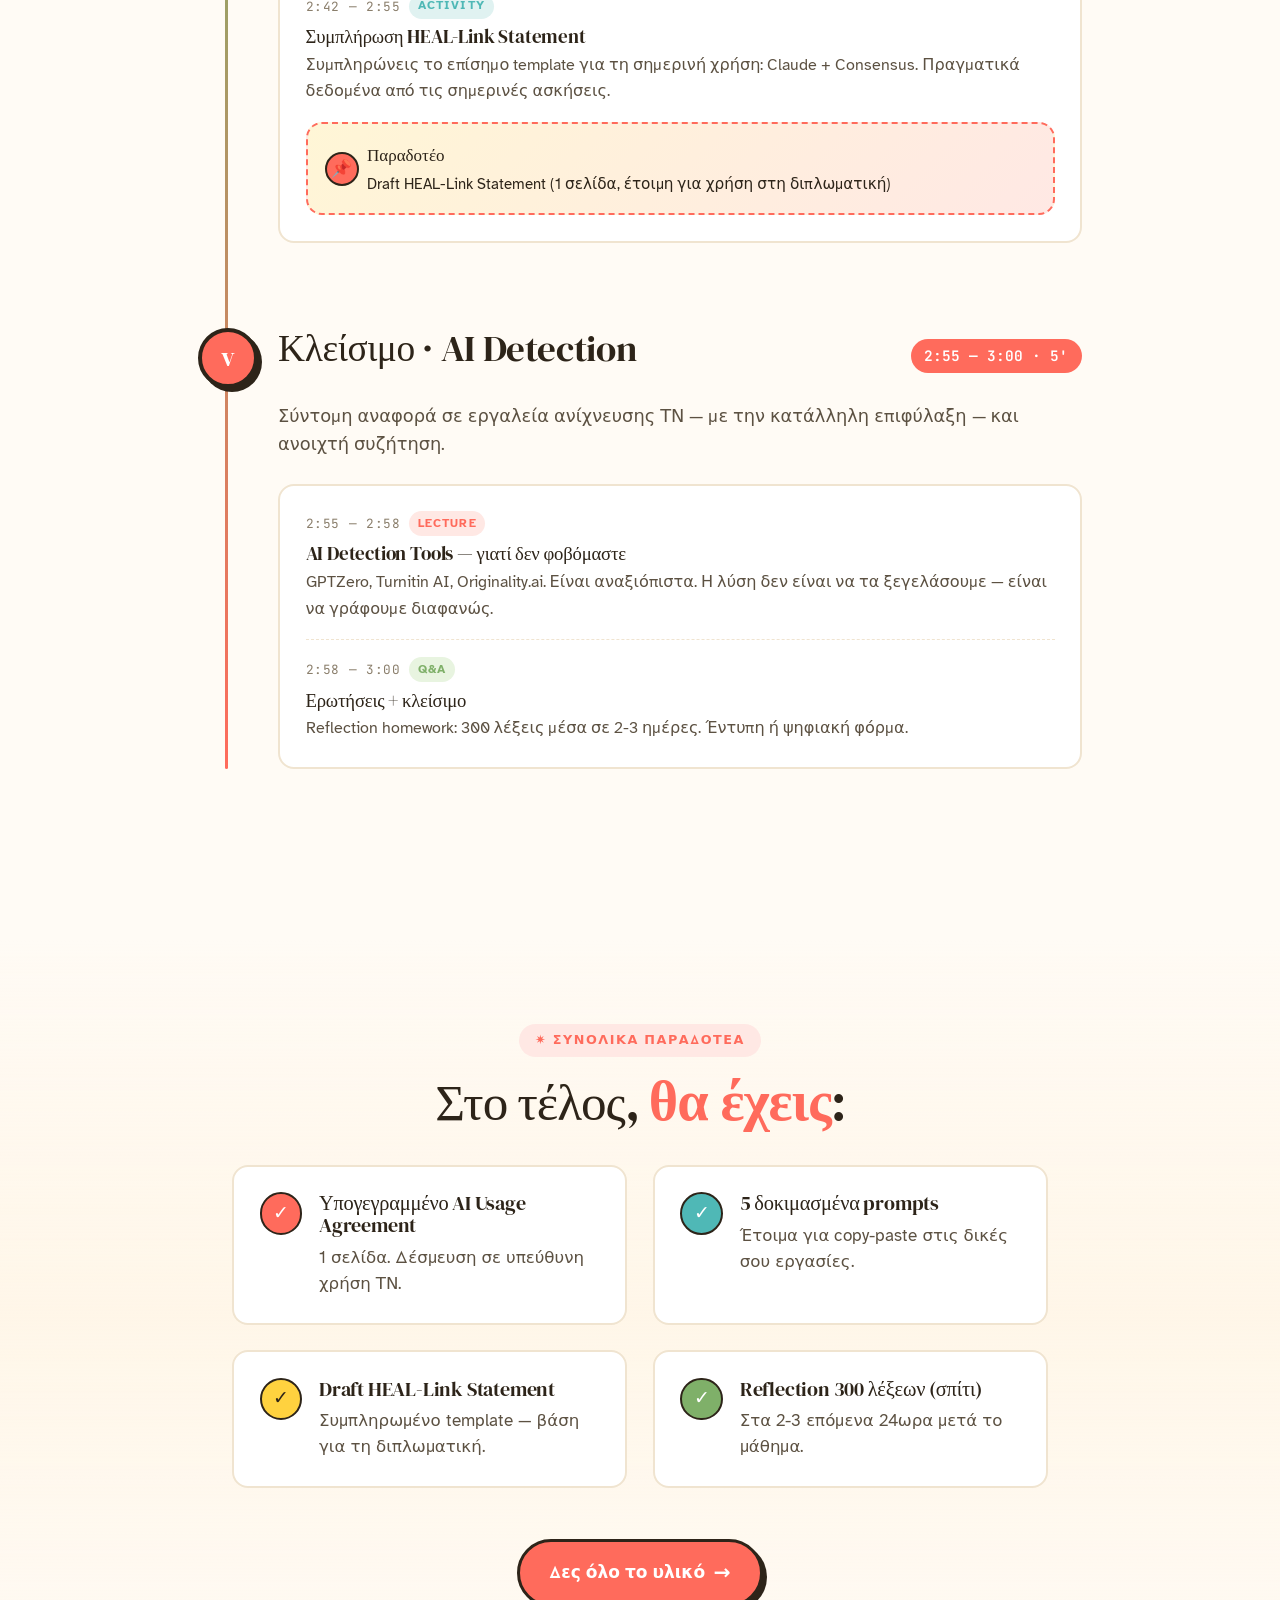
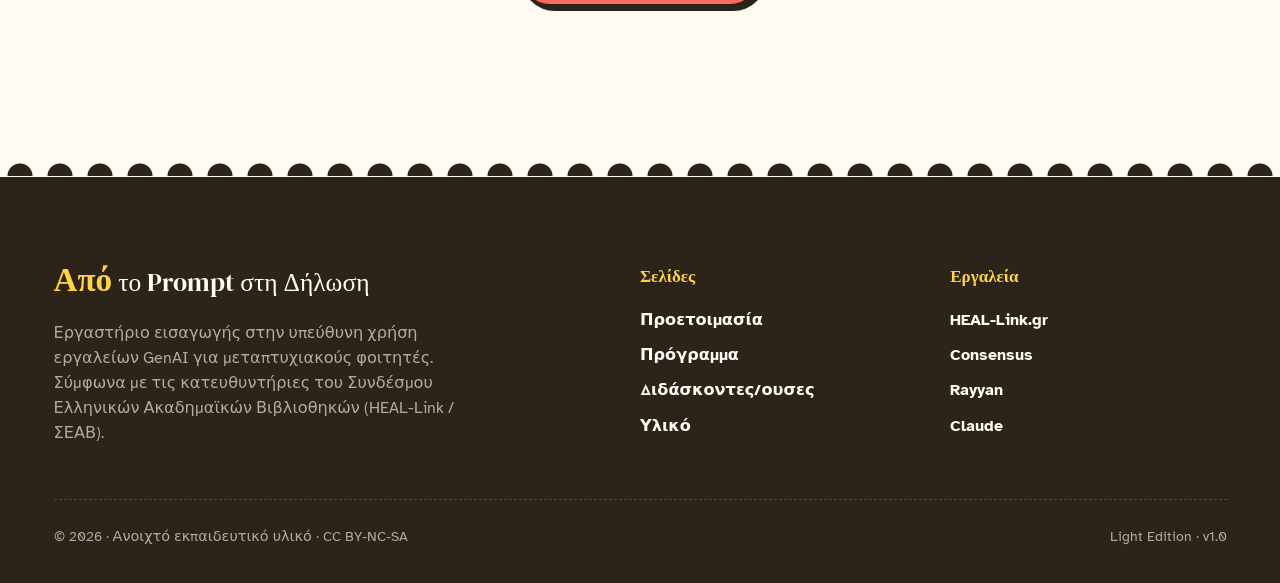
<file: agenda.html>
<!DOCTYPE html>
<html lang="el">
<head>
  <meta charset="UTF-8">
  <meta name="viewport" content="width=device-width, initial-scale=1.0">
  <title>Πρόγραμμα · Από το Prompt στη Δήλωση</title>
  <meta name="description" content="Αναλυτικό πρόγραμμα 3 ωρών — 5 ενότητες, 3 hands-on ασκήσεις, με συγκεκριμένους χρόνους και παραδοτέα.">
  <link rel="stylesheet" href="assets/style.css">
  <style>
    /* Timeline */
    .timeline {
      position: relative;
      max-width: 52rem;
      margin: var(--space-6) auto 0;
    }
    .timeline::before {
      content: '';
      position: absolute;
      left: 27px;
      top: 0;
      bottom: 0;
      width: 3px;
      background: linear-gradient(180deg, var(--coral), var(--teal), var(--sun), var(--sage), var(--coral));
      border-radius: var(--r-full);
    }
    @media (max-width: 700px) {
      .timeline::before { left: 22px; }
    }

    .module {
      position: relative;
      padding-left: 80px;
      margin-bottom: var(--space-7);
    }
    @media (max-width: 700px) {
      .module { padding-left: 60px; }
    }

    .module-dot {
      position: absolute;
      left: 0;
      top: 0;
      width: 60px; height: 60px;
      border-radius: var(--r-full);
      border: 4px solid var(--ink);
      background: var(--coral);
      color: white;
      display: grid; place-items: center;
      font-family: var(--font-display);
      font-size: 1.5rem;
      z-index: 2;
      box-shadow: 4px 4px 0 var(--ink);
    }
    @media (max-width: 700px) {
      .module-dot { width: 48px; height: 48px; font-size: 1.2rem; }
    }
    .module:nth-of-type(2) .module-dot { background: var(--teal); }
    .module:nth-of-type(3) .module-dot { background: var(--ink); color: var(--sun); border-color: var(--sun); }
    .module:nth-of-type(4) .module-dot { background: var(--sun); color: var(--ink); }
    .module:nth-of-type(5) .module-dot { background: var(--sage); }
    .module:nth-of-type(6) .module-dot { background: var(--coral); }

    .module-header {
      display: flex;
      align-items: baseline;
      justify-content: space-between;
      gap: var(--space-3);
      flex-wrap: wrap;
      margin-bottom: var(--space-3);
    }
    .module-title {
      font-family: var(--font-display);
      font-size: clamp(1.5rem, 3vw, 2.2rem);
      line-height: 1.1;
    }
    .module-time {
      font-family: var(--font-mono);
      font-size: 0.85rem;
      font-weight: 600;
      padding: 0.3rem 0.8rem;
      background: var(--coral);
      color: white;
      border-radius: var(--r-full);
      flex-shrink: 0;
    }
    .module:nth-of-type(2) .module-time { background: var(--teal); }
    .module:nth-of-type(3) .module-time { background: var(--ink); color: var(--sun); }
    .module:nth-of-type(4) .module-time { background: var(--sun); color: var(--ink); }
    .module:nth-of-type(5) .module-time { background: var(--sage); }
    .module:nth-of-type(6) .module-time { background: var(--coral); }

    .module-lead {
      font-size: 1.05rem;
      color: var(--ink-soft);
      line-height: 1.55;
      margin-bottom: var(--space-4);
    }

    .module-body {
      background: var(--paper-card);
      border: 2px solid var(--rule);
      border-radius: var(--r-md);
      padding: var(--space-4);
    }

    .module-block {
      padding: var(--space-3) 0;
      border-bottom: 1px dashed var(--rule);
    }
    .module-block:last-child { border-bottom: none; padding-bottom: 0; }
    .module-block:first-child { padding-top: 0; }
    .block-meta {
      display: flex;
      align-items: center;
      gap: var(--space-2);
      margin-bottom: var(--space-2);
    }
    .block-time {
      font-family: var(--font-mono);
      font-size: 0.75rem;
      color: var(--muted);
      letter-spacing: 0.05em;
    }
    .block-type {
      font-family: var(--font-body);
      font-size: 0.7rem;
      font-weight: 700;
      letter-spacing: 0.1em;
      text-transform: uppercase;
      padding: 0.15rem 0.5rem;
      border-radius: var(--r-full);
    }
    .type-lecture { background: var(--coral-bg); color: var(--coral); }
    .type-activity { background: var(--teal-bg); color: var(--teal); }
    .type-demo { background: var(--sun-bg); color: var(--ink); }
    .type-discussion { background: var(--sage-bg); color: var(--sage); }
    .type-break { background: var(--rule); color: var(--ink-soft); }

    .block-title {
      font-family: var(--font-display);
      font-size: 1.1rem;
      font-weight: 400;
      margin-bottom: 4px;
    }
    .block-desc {
      font-size: 0.95rem;
      color: var(--ink-soft);
      margin: 0;
    }

    .deliv-card {
      background: linear-gradient(135deg, var(--sun-bg), var(--coral-bg));
      border: 2px dashed var(--coral);
      border-radius: var(--r-md);
      padding: var(--space-3);
      margin-top: var(--space-3);
      display: flex;
      gap: var(--space-2);
      align-items: center;
    }
    .deliv-icon {
      flex-shrink: 0;
      width: 2rem; height: 2rem;
      border-radius: var(--r-full);
      background: var(--coral);
      color: white;
      display: grid; place-items: center;
      font-weight: 700;
      border: 2px solid var(--ink);
    }
    .deliv-text {
      font-size: 0.9rem;
    }
    .deliv-text strong {
      font-family: var(--font-display);
      font-weight: 400;
      font-size: 1rem;
      display: block;
      margin-bottom: 2px;
    }

    .break-module {
      padding-left: 80px;
      margin-bottom: var(--space-7);
      position: relative;
    }
    @media (max-width: 700px) {
      .break-module { padding-left: 60px; }
    }
    .break-card {
      background: var(--paper-warm);
      border: 2px dashed var(--ink-soft);
      border-radius: var(--r-md);
      padding: var(--space-4);
      text-align: center;
    }
    .break-card h4 {
      font-family: var(--font-hand);
      font-size: 2rem;
      font-weight: 600;
      color: var(--ink-soft);
      margin-bottom: var(--space-1);
    }
    .break-card p {
      font-size: 0.95rem;
      color: var(--muted);
      margin: 0;
    }

    .summary-stats {
      display: grid;
      grid-template-columns: repeat(auto-fit, minmax(140px, 1fr));
      gap: var(--space-3);
      margin: var(--space-6) 0;
    }
    .stat {
      background: var(--paper-card);
      border: 2px solid var(--rule);
      border-radius: var(--r-md);
      padding: var(--space-3);
      text-align: center;
    }
    .stat-num {
      font-family: var(--font-display);
      font-size: 2rem;
      color: var(--coral);
      display: block;
      line-height: 1;
      margin-bottom: var(--space-1);
    }
    .stat:nth-child(2) .stat-num { color: var(--teal); }
    .stat:nth-child(3) .stat-num { color: var(--sage); }
    .stat:nth-child(4) .stat-num { color: var(--ink); }
    .stat-label {
      font-size: 0.8rem;
      color: var(--muted);
      font-weight: 700;
    }
  </style>
</head>
<body>

<nav class="nav">
  <div class="nav-inner">
    <a href="index.html" class="nav-brand">
      <span class="spark">Από</span> το Prompt στη Δήλωση
    </a>
    <ul class="nav-links">
      <li><a href="index.html">Καλωσόρισμα</a></li>
      <li><a href="prepare.html">Προετοιμασία</a></li>
      <li><a href="agenda.html" class="active">Πρόγραμμα</a></li>
      <li><a href="instructor.html">Διδάσκοντες/ουσες</a></li>
      <li><a href="materials.html">Υλικό</a></li>
      <li><a href="about.html">Σχετικά</a></li>
      <li><a href="international.html">Διεθνές</a></li>
      <li><a href="leapspace.html">LeapSpace</a></li>
    </ul>
  </div>
</nav>

<header class="hero">
  <div class="container">
    <div class="hero-grid">
      <div class="hero-content">
        <div class="eyebrow fade-up">✷ Αναλυτικό πρόγραμμα · 180 λεπτά</div>
        <h1 class="hero-title fade-up">
          Τι θα κάνουμε<br>
          σε <span class="hand">3 ώρες</span>
        </h1>
        <p class="hero-subtitle fade-up">
          Πέντε ενότητες, τρεις hands-on ασκήσεις, ένα διάλειμμα. Κάθε λεπτό υπολογισμένο — αλλά και αρκετά ευέλικτο για συζήτηση όταν προκύπτει.
        </p>
        <div class="cta-group fade-up">
          <a href="#module-1" class="btn">
            Δες αναλυτικά <span class="arrow">↓</span>
          </a>
          <a href="prepare.html" class="btn btn-outline">
            Πρώτα η προετοιμασία
          </a>
        </div>
      </div>
      <div class="hero-illo">
        <div class="hero-shape shape-1" style="background: var(--sun); top: 0; right: 0;"></div>
        <div class="hero-shape shape-2" style="background: var(--teal); bottom: 0; left: 0;"></div>
        <div class="hero-shape shape-3" style="background: var(--coral); top: 5%; left: 5%;"></div>
        <div class="hero-label">
          3h<br>
          <span>let's do it ✦</span>
        </div>
      </div>
    </div>
  </div>
</header>

<section class="glance">
  <div class="container">
    <div class="text-center">
      <div class="section-eyebrow" style="display: inline-block;">✷ Με μια ματιά</div>
    </div>

    <div class="summary-stats" style="max-width: 48rem; margin-left: auto; margin-right: auto;">
      <div class="stat">
        <span class="stat-num">5</span>
        <span class="stat-label">ΕΝΟΤΗΤΕΣ</span>
      </div>
      <div class="stat">
        <span class="stat-num">3</span>
        <span class="stat-label">HANDS-ON</span>
      </div>
      <div class="stat">
        <span class="stat-num">4</span>
        <span class="stat-label">ΕΡΓΑΛΕΙΑ</span>
      </div>
      <div class="stat">
        <span class="stat-num">15'</span>
        <span class="stat-label">ΔΙΑΛΕΙΜΜΑ</span>
      </div>
    </div>
  </div>
</section>

<section>
  <div class="container">
    <div class="section-eyebrow">✷ Αναλυτικά</div>
    <h2 class="section-title">Πέντε <span class="accent">ενότητες</span> με σειρά</h2>
    <p class="section-lead">
      Κάθε ενότητα έχει συγκεκριμένο χρόνο, διδακτικό στόχο, και σαφές παραδοτέο. Το πρόγραμμα είναι αυστηρά υπολογισμένο, αλλά αφήνει χώρο για συζήτηση όπου προκύπτει.
    </p>

    <div class="timeline">

      <!-- MODULE 1 -->
      <div class="module" id="module-1">
        <div class="module-dot">i</div>
        <div class="module-header">
          <h3 class="module-title">Ηθική + HEAL-Link + Σενάρια</h3>
          <span class="module-time">0:00 — 0:35 · 35'</span>
        </div>
        <p class="module-lead">
          Ξεκινάμε με το θεμέλιο: τις 3 αρχές HEAL-Link και μια συζήτηση πάνω σε 5 πραγματικά σενάρια χρήσης ΤΝ — όλα σε γκρίζες ζώνες. Αυτή είναι η πιο σημαντική ενότητα όλου του εργαστηρίου.
        </p>

        <div class="module-body">
          <div class="module-block">
            <div class="block-meta">
              <span class="block-time">0:00 — 0:10</span>
              <span class="block-type type-lecture">Lecture</span>
            </div>
            <h4 class="block-title">Opening + οι 3 θεμελιώδεις αρχές</h4>
            <p class="block-desc">Παρουσίαση πλαισίου HEAL-Link: η ΤΝ δεν είναι συγγραφέας · είναι επικουρική · διαφάνεια σε κάθε βήμα.</p>
          </div>

          <div class="module-block">
            <div class="block-meta">
              <span class="block-time">0:10 — 0:20</span>
              <span class="block-type type-lecture">Lecture</span>
            </div>
            <h4 class="block-title">4 αποδεκτές + 4 μη αποδεκτές χρήσεις</h4>
            <p class="block-desc">Walkthrough των επίσημων κατηγοριών HEAL-Link με συγκεκριμένα παραδείγματα από έρευνα στις επιστήμες αγωγής.</p>
          </div>

          <div class="module-block">
            <div class="block-meta">
              <span class="block-time">0:20 — 0:30</span>
              <span class="block-type type-discussion">Discussion</span>
            </div>
            <h4 class="block-title">«Πού τραβάμε τη γραμμή;» — Σενάρια</h4>
            <p class="block-desc">5 περιπτώσεις σε γκρίζες ζώνες: συζητάμε αν επιτρέπονται, υπό ποιες προϋποθέσεις, ποια αρχή παραβιάζουν.</p>
            <div class="deliv-card">
              <div class="deliv-icon">📌</div>
              <div class="deliv-text">
                <strong>Παραδοτέο</strong>
                Συμμετοχή στη συζήτηση + αναφορά πιθανών δικών σου περιπτώσεων
              </div>
            </div>
          </div>

          <div class="module-block">
            <div class="block-meta">
              <span class="block-time">0:30 — 0:35</span>
              <span class="block-type type-activity">Activity</span>
            </div>
            <h4 class="block-title">Υπογραφή AI Usage Agreement</h4>
            <p class="block-desc">Συλλέγουμε τα υπογεγραμμένα Agreements που έφερες από το pre-work. Αν δεν τα έφερες, υπογράφεις τώρα.</p>
          </div>
        </div>
      </div>

      <!-- MODULE 2 -->
      <div class="module" id="module-2">
        <div class="module-dot">ii</div>
        <div class="module-header">
          <h3 class="module-title">Prompt Engineering</h3>
          <span class="module-time">0:35 — 1:20 · 45'</span>
        </div>
        <p class="module-lead">
          Μαθαίνουμε πώς γράφεται ένα καλό prompt — με δομή και σαφείς περιορισμούς. Εξασκούμαστε άμεσα μετατρέποντας «κακά» prompts σε «καλά».
        </p>

        <div class="module-body">
          <div class="module-block">
            <div class="block-meta">
              <span class="block-time">0:35 — 0:50</span>
              <span class="block-type type-lecture">Lecture</span>
            </div>
            <h4 class="block-title">Δομή καλού prompt + Human-in-the-loop</h4>
            <p class="block-desc">6 στοιχεία: Ρόλος · Πλαίσιο · Εργασία · Περιορισμοί · Format · Έλεγχος. Ο κανόνας «πάντα αξιολογείς το output».</p>
          </div>

          <div class="module-block">
            <div class="block-meta">
              <span class="block-time">0:50 — 1:05</span>
              <span class="block-type type-demo">Demo</span>
            </div>
            <h4 class="block-title">Live demo: ChatGPT vs Claude</h4>
            <p class="block-desc">Συγκρίνουμε διαφορετικά LLMs με το ίδιο prompt — δείχνουμε ότι «η ΤΝ» δεν είναι ενιαία οντότητα.</p>
          </div>

          <div class="module-block">
            <div class="block-meta">
              <span class="block-time">1:05 — 1:20</span>
              <span class="block-type type-activity">Activity</span>
            </div>
            <h4 class="block-title">Άσκηση «Bad → Good Prompt»</h4>
            <p class="block-desc">Σε ζευγάρια: 3 κακά prompts σε καρτέλες → ξαναγράφονται με τη δομή που μάθαμε. Ατομικά: 2 prompts για δικά σου θέματα.</p>
            <div class="deliv-card">
              <div class="deliv-icon">📌</div>
              <div class="deliv-text">
                <strong>Παραδοτέο</strong>
                5 prompts γραμμένα σε Word doc (3 βελτιωμένα + 2 ατομικά)
              </div>
            </div>
          </div>
        </div>
      </div>

      <!-- BREAK -->
      <div class="break-module">
        <div class="break-card">
          <h4>~ διάλειμμα ~</h4>
          <p>1:20 — 1:35 · 15 λεπτά · καφές + τεχνική επίλυση αν χρειάζεται</p>
        </div>
      </div>

      <!-- MODULE 3 -->
      <div class="module" id="module-3">
        <div class="module-dot">iii</div>
        <div class="module-header">
          <h3 class="module-title">Research Mini-Tour</h3>
          <span class="module-time">1:35 — 2:35 · 60'</span>
        </div>
        <p class="module-lead">
          Η καρδιά του εργαστηρίου. Σε 60 λεπτά γνωρίζουμε <strong>4 ερευνητικές δεξιότητες</strong> που θα χρησιμοποιήσεις στη διπλωματική σου — όχι θεωρητικά, αλλά με πρακτική επίδειξη.
        </p>

        <div class="module-body">
          <div class="module-block">
            <div class="block-meta">
              <span class="block-time">1:35 — 1:50</span>
              <span class="block-type type-activity">Activity</span>
            </div>
            <h4 class="block-title">PICO Mini-Concept</h4>
            <p class="block-desc">Πλαίσιο διατύπωσης ερευνητικών ερωτημάτων: P-I-C-O-S. Σε ζευγάρι: εντοπίζουμε PICO σε ένα έτοιμο abstract.</p>
          </div>

          <div class="module-block">
            <div class="block-meta">
              <span class="block-time">1:50 — 2:00</span>
              <span class="block-type type-activity">Activity</span>
            </div>
            <h4 class="block-title">Critical Reading Mini</h4>
            <p class="block-desc">Πώς διαβάζεις abstract σε 45 sec — με την τεχνική «PICO Scan». Απόφαση INCLUDE/EXCLUDE/MAYBE.</p>
          </div>

          <div class="module-block">
            <div class="block-meta">
              <span class="block-time">2:00 — 2:15</span>
              <span class="block-type type-demo">Demo + Practice</span>
            </div>
            <h4 class="block-title">Consensus + DOI Verification</h4>
            <p class="block-desc">Live demo: αναζήτηση στο Consensus μέσω Claude → DOI check σε doi.org. Κάθε φοιτητής δοκιμάζει 1 αναζήτηση + 2 DOI checks.</p>
          </div>

          <div class="module-block">
            <div class="block-meta">
              <span class="block-time">2:15 — 2:35</span>
              <span class="block-type type-demo">Demo + Practice</span>
            </div>
            <h4 class="block-title">Rayyan — Συστηματικό Screening</h4>
            <p class="block-desc">Tour του Rayyan + δοκιμή σε δείγμα 3-5 abstracts. Όλα τα Claude tabs ΚΛΕΙΣΤΑ — αυτό είναι ανθρώπινη κρίση.</p>
            <div class="deliv-card">
              <div class="deliv-icon">📌</div>
              <div class="deliv-text">
                <strong>Παραδοτέο</strong>
                Hands-on εξάσκηση σε 4 εργαλεία + ένα δικό σου Rayyan project
              </div>
            </div>
          </div>
        </div>
      </div>

      <!-- MODULE 4 -->
      <div class="module" id="module-4">
        <div class="module-dot">iv</div>
        <div class="module-header">
          <h3 class="module-title">Documentation &amp; Δήλωση</h3>
          <span class="module-time">2:35 — 2:55 · 20'</span>
        </div>
        <p class="module-lead">
          Μαθαίνουμε πώς καταγράφουμε τη χρήση ΤΝ και πώς συμπληρώνουμε το επίσημο HEAL-Link Statement. Αυτό είναι το κλειδί της διαφάνειας — και το πιο σημαντικό παραδοτέο.
        </p>

        <div class="module-body">
          <div class="module-block">
            <div class="block-meta">
              <span class="block-time">2:35 — 2:42</span>
              <span class="block-type type-lecture">Lecture</span>
            </div>
            <h4 class="block-title">AI Usage Log — τι καταγράφω</h4>
            <p class="block-desc">Ποιες χρήσεις δηλώνονται και ποιες όχι. Παράδειγμα συμπληρωμένου log + πρότυπο μεθοδολογικής παραγράφου για τη διπλωματική.</p>
          </div>

          <div class="module-block">
            <div class="block-meta">
              <span class="block-time">2:42 — 2:55</span>
              <span class="block-type type-activity">Activity</span>
            </div>
            <h4 class="block-title">Συμπλήρωση HEAL-Link Statement</h4>
            <p class="block-desc">Συμπληρώνεις το επίσημο template για τη σημερινή χρήση: Claude + Consensus. Πραγματικά δεδομένα από τις σημερινές ασκήσεις.</p>
            <div class="deliv-card">
              <div class="deliv-icon">📌</div>
              <div class="deliv-text">
                <strong>Παραδοτέο</strong>
                Draft HEAL-Link Statement (1 σελίδα, έτοιμη για χρήση στη διπλωματική)
              </div>
            </div>
          </div>
        </div>
      </div>

      <!-- MODULE 5 -->
      <div class="module" id="module-5">
        <div class="module-dot">v</div>
        <div class="module-header">
          <h3 class="module-title">Κλείσιμο · AI Detection</h3>
          <span class="module-time">2:55 — 3:00 · 5'</span>
        </div>
        <p class="module-lead">
          Σύντομη αναφορά σε εργαλεία ανίχνευσης ΤΝ — με την κατάλληλη επιφύλαξη — και ανοιχτή συζήτηση.
        </p>

        <div class="module-body">
          <div class="module-block">
            <div class="block-meta">
              <span class="block-time">2:55 — 2:58</span>
              <span class="block-type type-lecture">Lecture</span>
            </div>
            <h4 class="block-title">AI Detection Tools — γιατί δεν φοβόμαστε</h4>
            <p class="block-desc">GPTZero, Turnitin AI, Originality.ai. Είναι αναξιόπιστα. Η λύση δεν είναι να τα ξεγελάσουμε — είναι να γράφουμε διαφανώς.</p>
          </div>

          <div class="module-block">
            <div class="block-meta">
              <span class="block-time">2:58 — 3:00</span>
              <span class="block-type type-discussion">Q&amp;A</span>
            </div>
            <h4 class="block-title">Ερωτήσεις + κλείσιμο</h4>
            <p class="block-desc">Reflection homework: 300 λέξεις μέσα σε 2-3 ημέρες. Έντυπη ή ψηφιακή φόρμα.</p>
          </div>
        </div>
      </div>

    </div>
  </div>
</section>

<section class="glance">
  <div class="container">
    <div class="text-center">
      <div class="section-eyebrow" style="display: inline-block;">✷ Συνολικά παραδοτέα</div>
      <h2 class="section-title" style="margin: 0 auto var(--space-5);">
        Στο τέλος, <span class="hand">θα έχεις</span>:
      </h2>
    </div>

    <div class="learn-grid" style="max-width: 48rem; margin: 0 auto;">
      <div class="learn-item">
        <div class="learn-marker">✓</div>
        <div class="learn-content">
          <h4>Υπογεγραμμένο AI Usage Agreement</h4>
          <p>1 σελίδα. Δέσμευση σε υπεύθυνη χρήση ΤΝ.</p>
        </div>
      </div>
      <div class="learn-item">
        <div class="learn-marker">✓</div>
        <div class="learn-content">
          <h4>5 δοκιμασμένα prompts</h4>
          <p>Έτοιμα για copy-paste στις δικές σου εργασίες.</p>
        </div>
      </div>
      <div class="learn-item">
        <div class="learn-marker">✓</div>
        <div class="learn-content">
          <h4>Draft HEAL-Link Statement</h4>
          <p>Συμπληρωμένο template — βάση για τη διπλωματική.</p>
        </div>
      </div>
      <div class="learn-item">
        <div class="learn-marker">✓</div>
        <div class="learn-content">
          <h4>Reflection 300 λέξεων (σπίτι)</h4>
          <p>Στα 2-3 επόμενα 24ωρα μετά το μάθημα.</p>
        </div>
      </div>
    </div>

    <div class="text-center" style="margin-top: var(--space-6);">
      <a href="materials.html" class="btn">
        Δες όλο το υλικό <span class="arrow">→</span>
      </a>
    </div>
  </div>
</section>

<footer class="footer">
  <div class="container">
    <div class="footer-grid">
      <div>
        <div class="footer-brand">
          <span class="hand">Από</span> το Prompt στη Δήλωση
        </div>
        <p class="footer-text">
          Εργαστήριο εισαγωγής στην υπεύθυνη χρήση εργαλείων GenAI για μεταπτυχιακούς φοιτητές. Σύμφωνα με τις κατευθυντήριες του Συνδέσμου Ελληνικών Ακαδημαϊκών Βιβλιοθηκών (HEAL-Link / ΣΕΑΒ).
        </p>
      </div>
      <div>
        <h5>Σελίδες</h5>
        <ul>
          <li><a href="prepare.html">Προετοιμασία</a></li>
          <li><a href="agenda.html">Πρόγραμμα</a></li>
          <li><a href="instructor.html">Διδάσκοντες/ουσες</a></li>
          <li><a href="materials.html">Υλικό</a></li>
        </ul>
      </div>
      <div>
        <h5>Εργαλεία</h5>
        <ul>
          <li><a href="https://www.heal-link.gr/" target="_blank" rel="noopener">HEAL-Link.gr</a></li>
          <li><a href="https://consensus.app" target="_blank" rel="noopener">Consensus</a></li>
          <li><a href="https://rayyan.ai" target="_blank" rel="noopener">Rayyan</a></li>
          <li><a href="https://claude.ai" target="_blank" rel="noopener">Claude</a></li>
        </ul>
      </div>
    </div>
    <div class="footer-bottom">
      <div>© 2026 · Ανοιχτό εκπαιδευτικό υλικό · CC BY-NC-SA</div>
      <div>Light Edition · v1.0</div>
    </div>
  </div>
</footer>

</body>
</html>
</file>
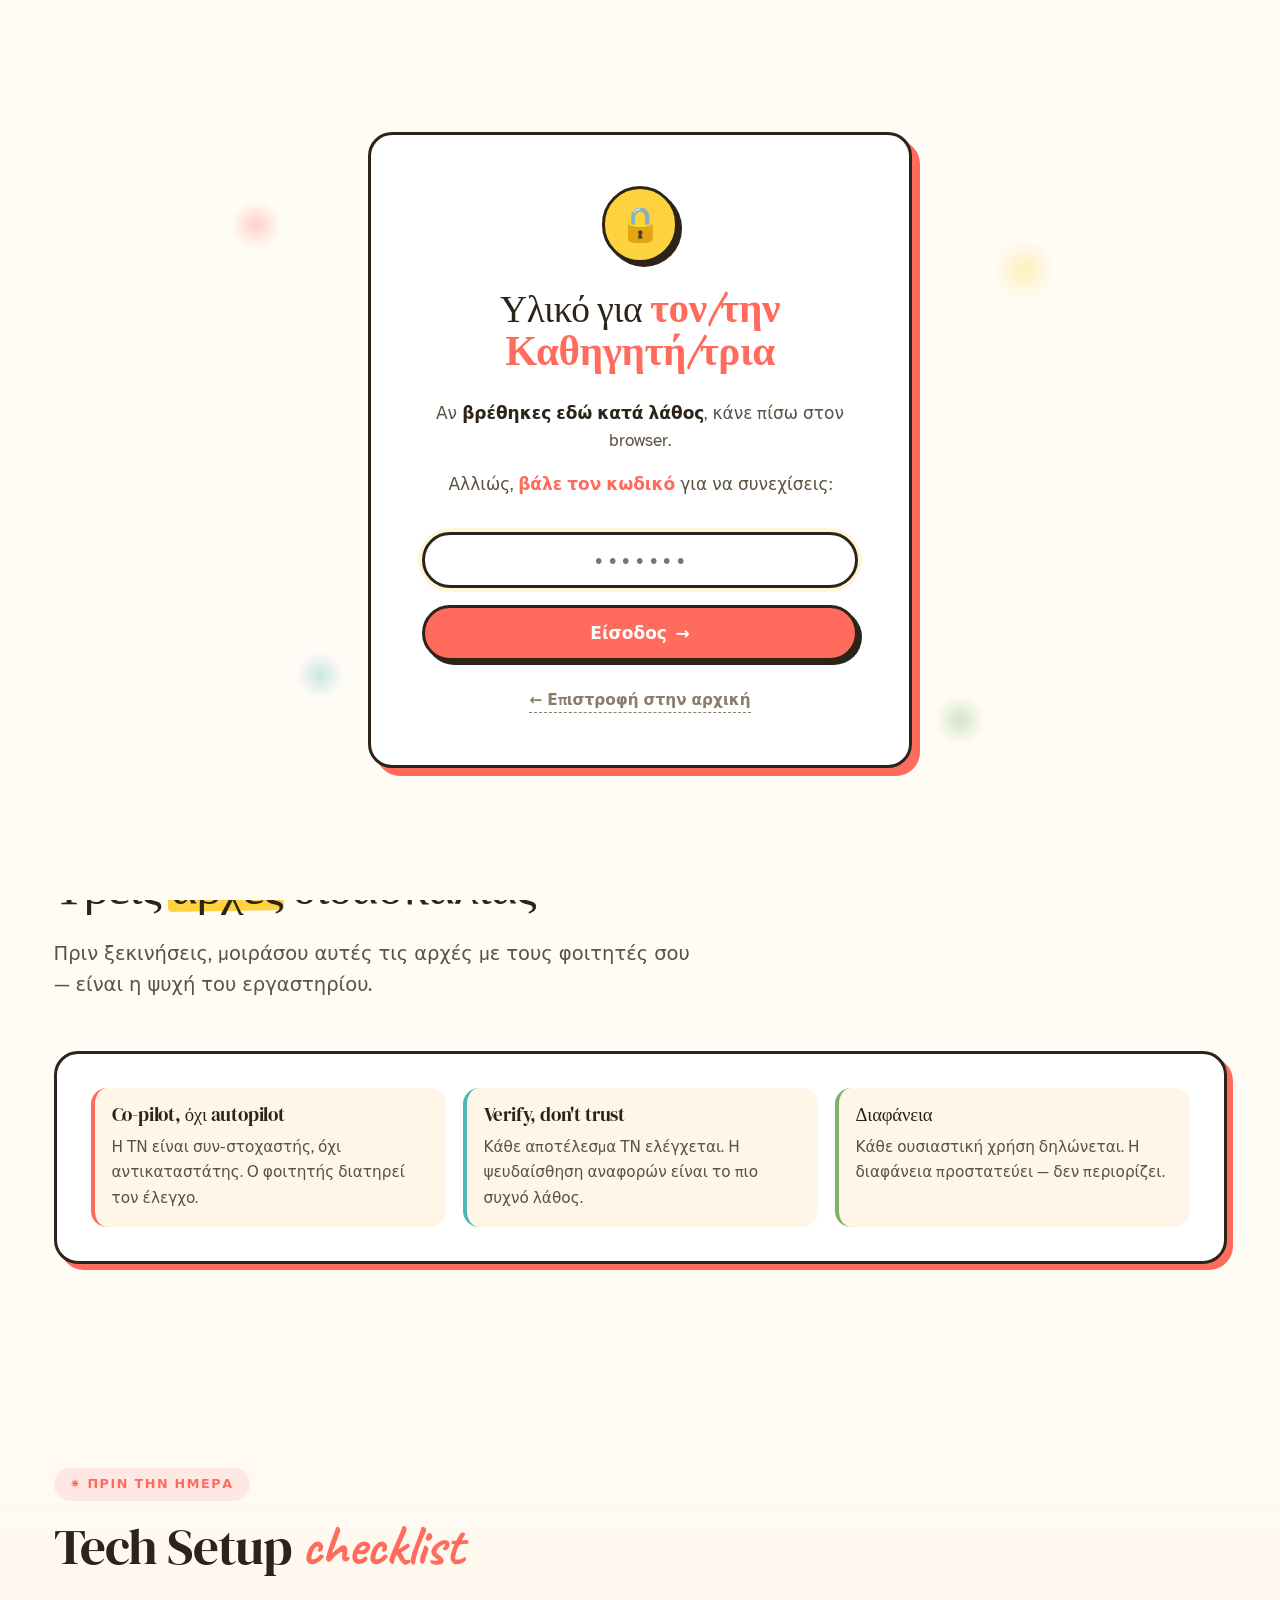
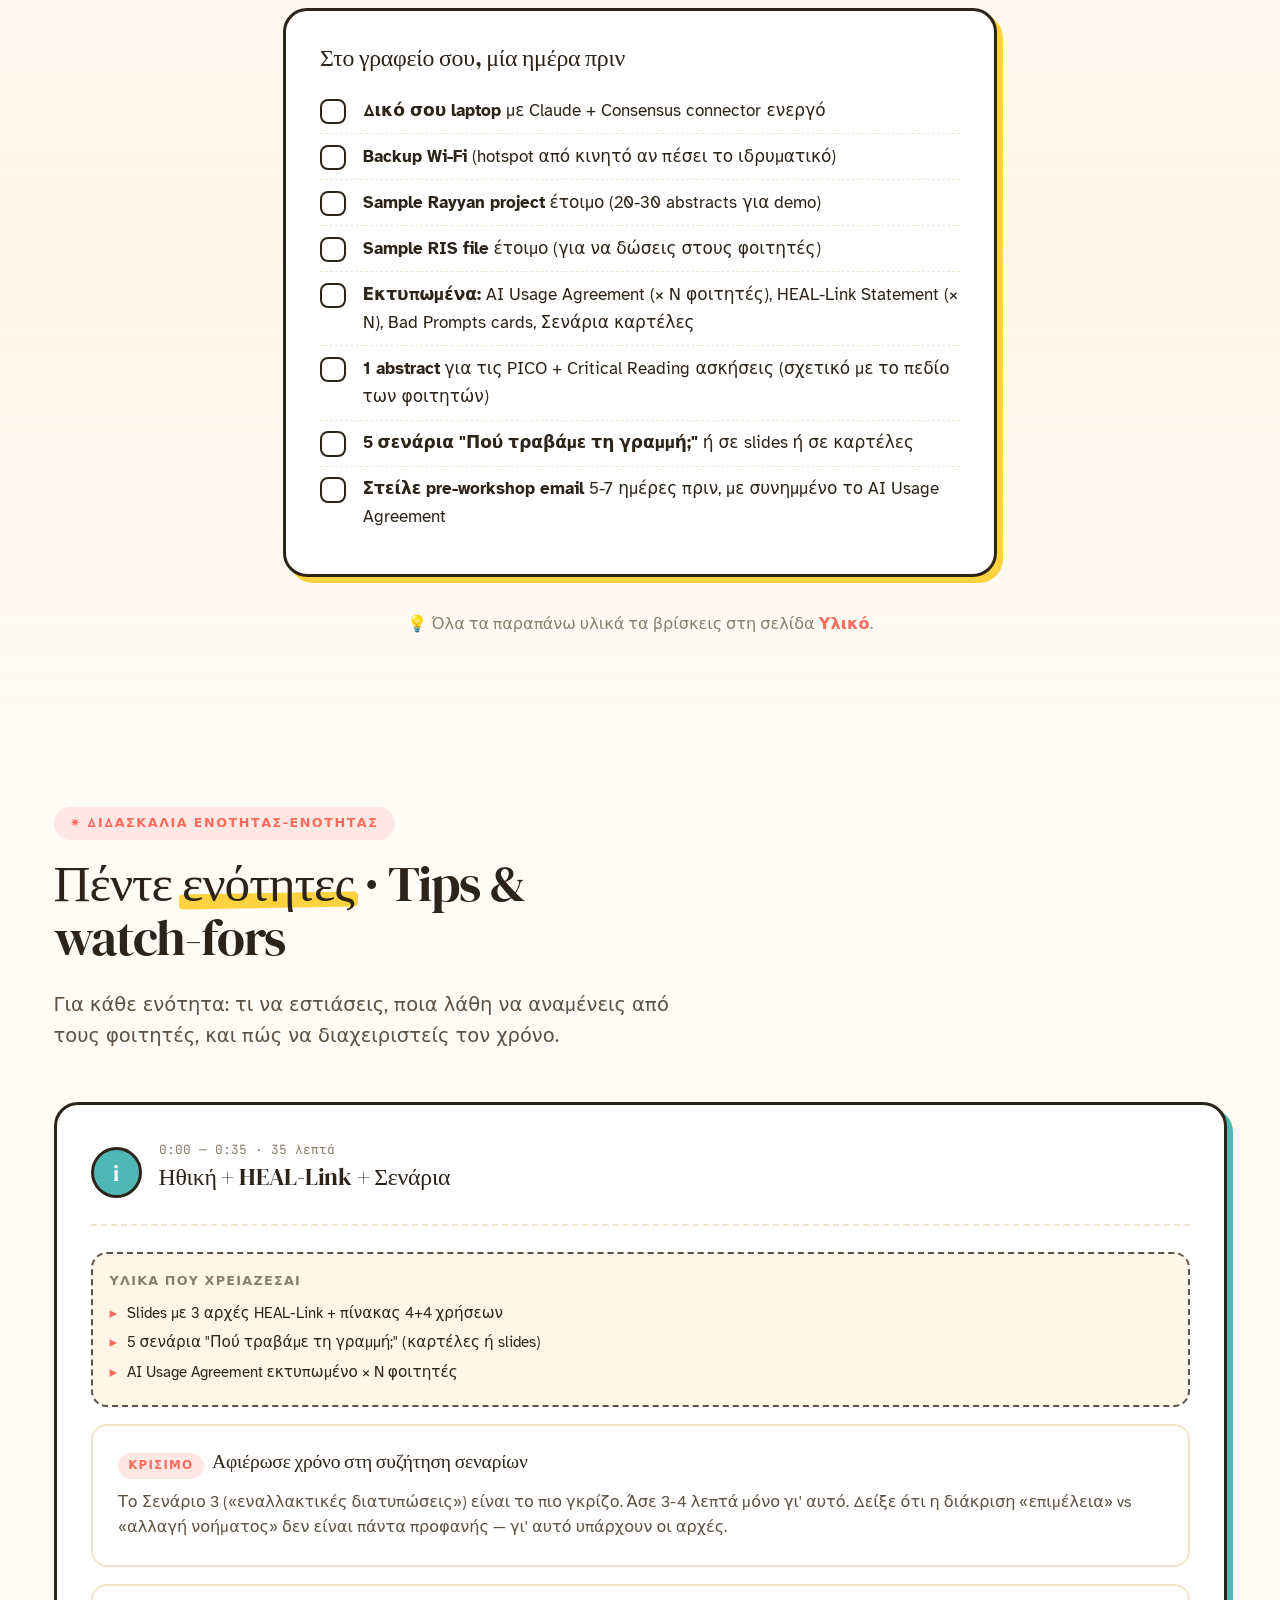
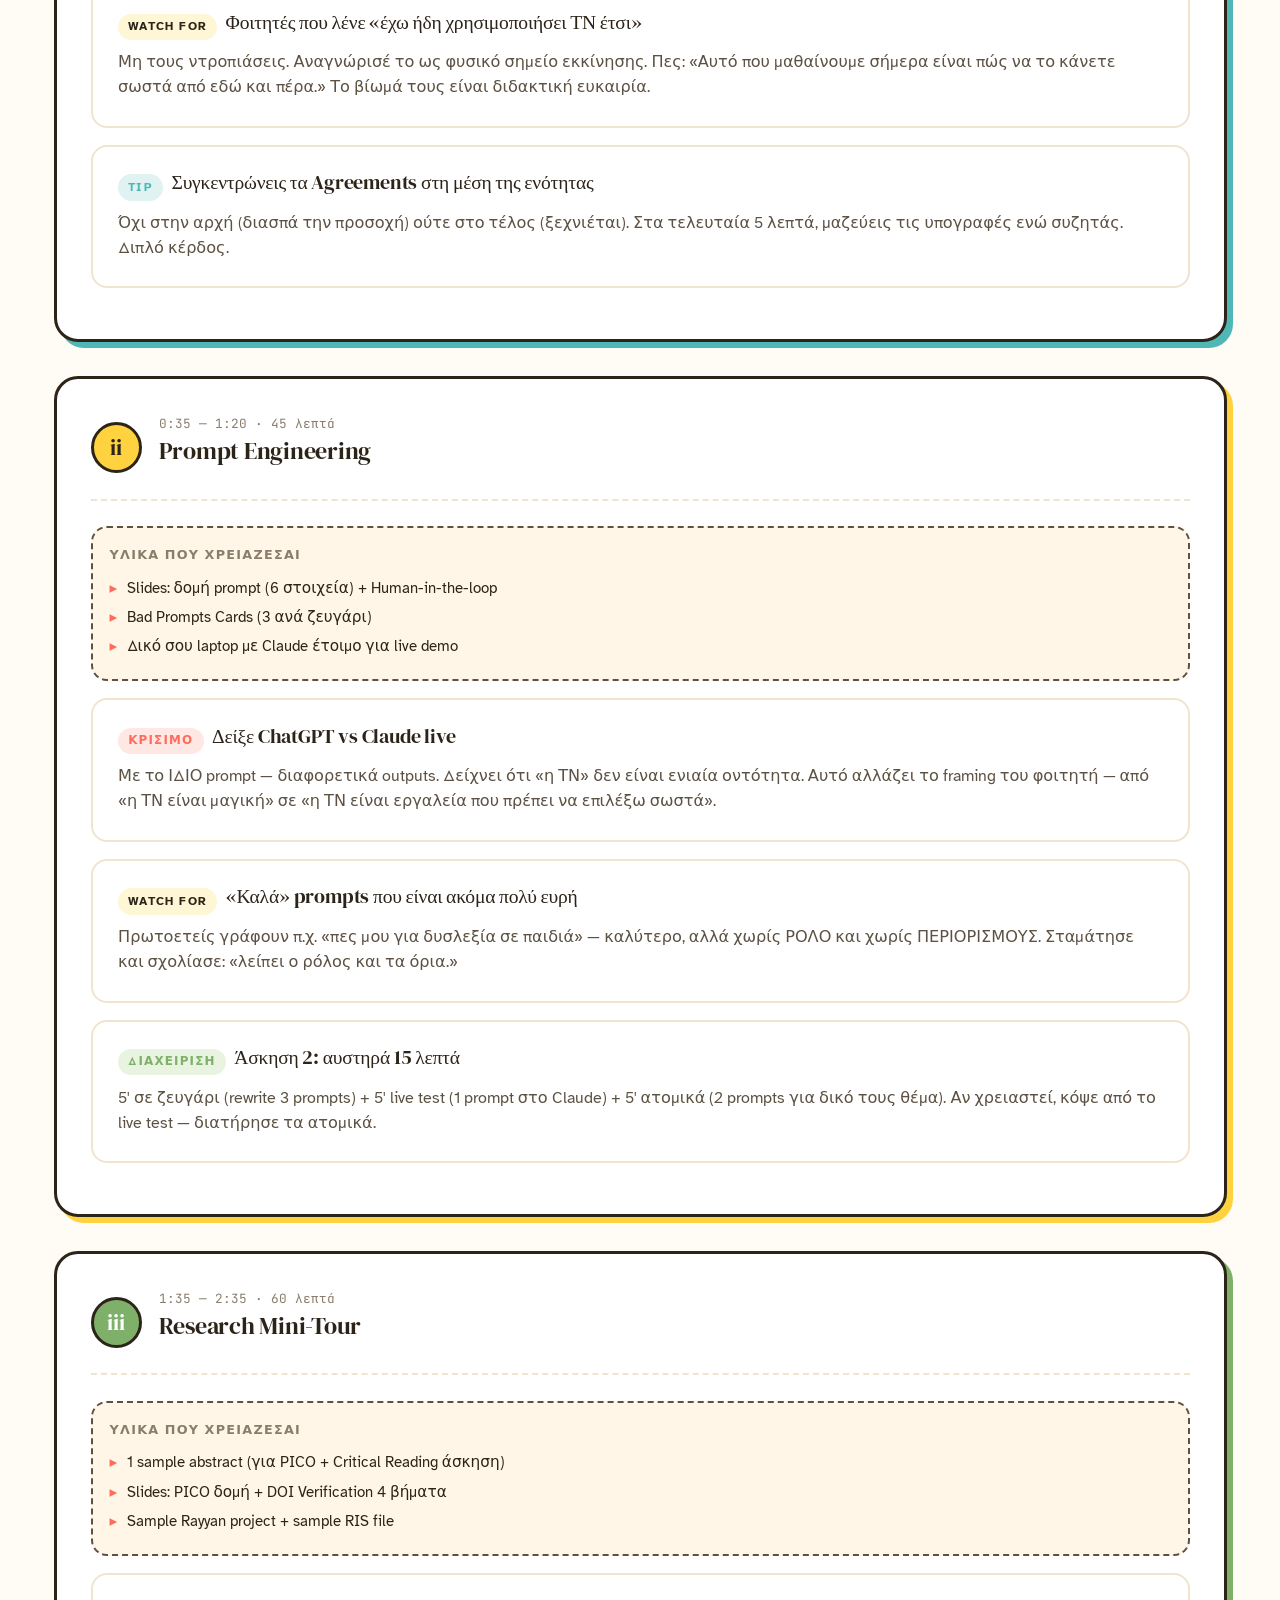
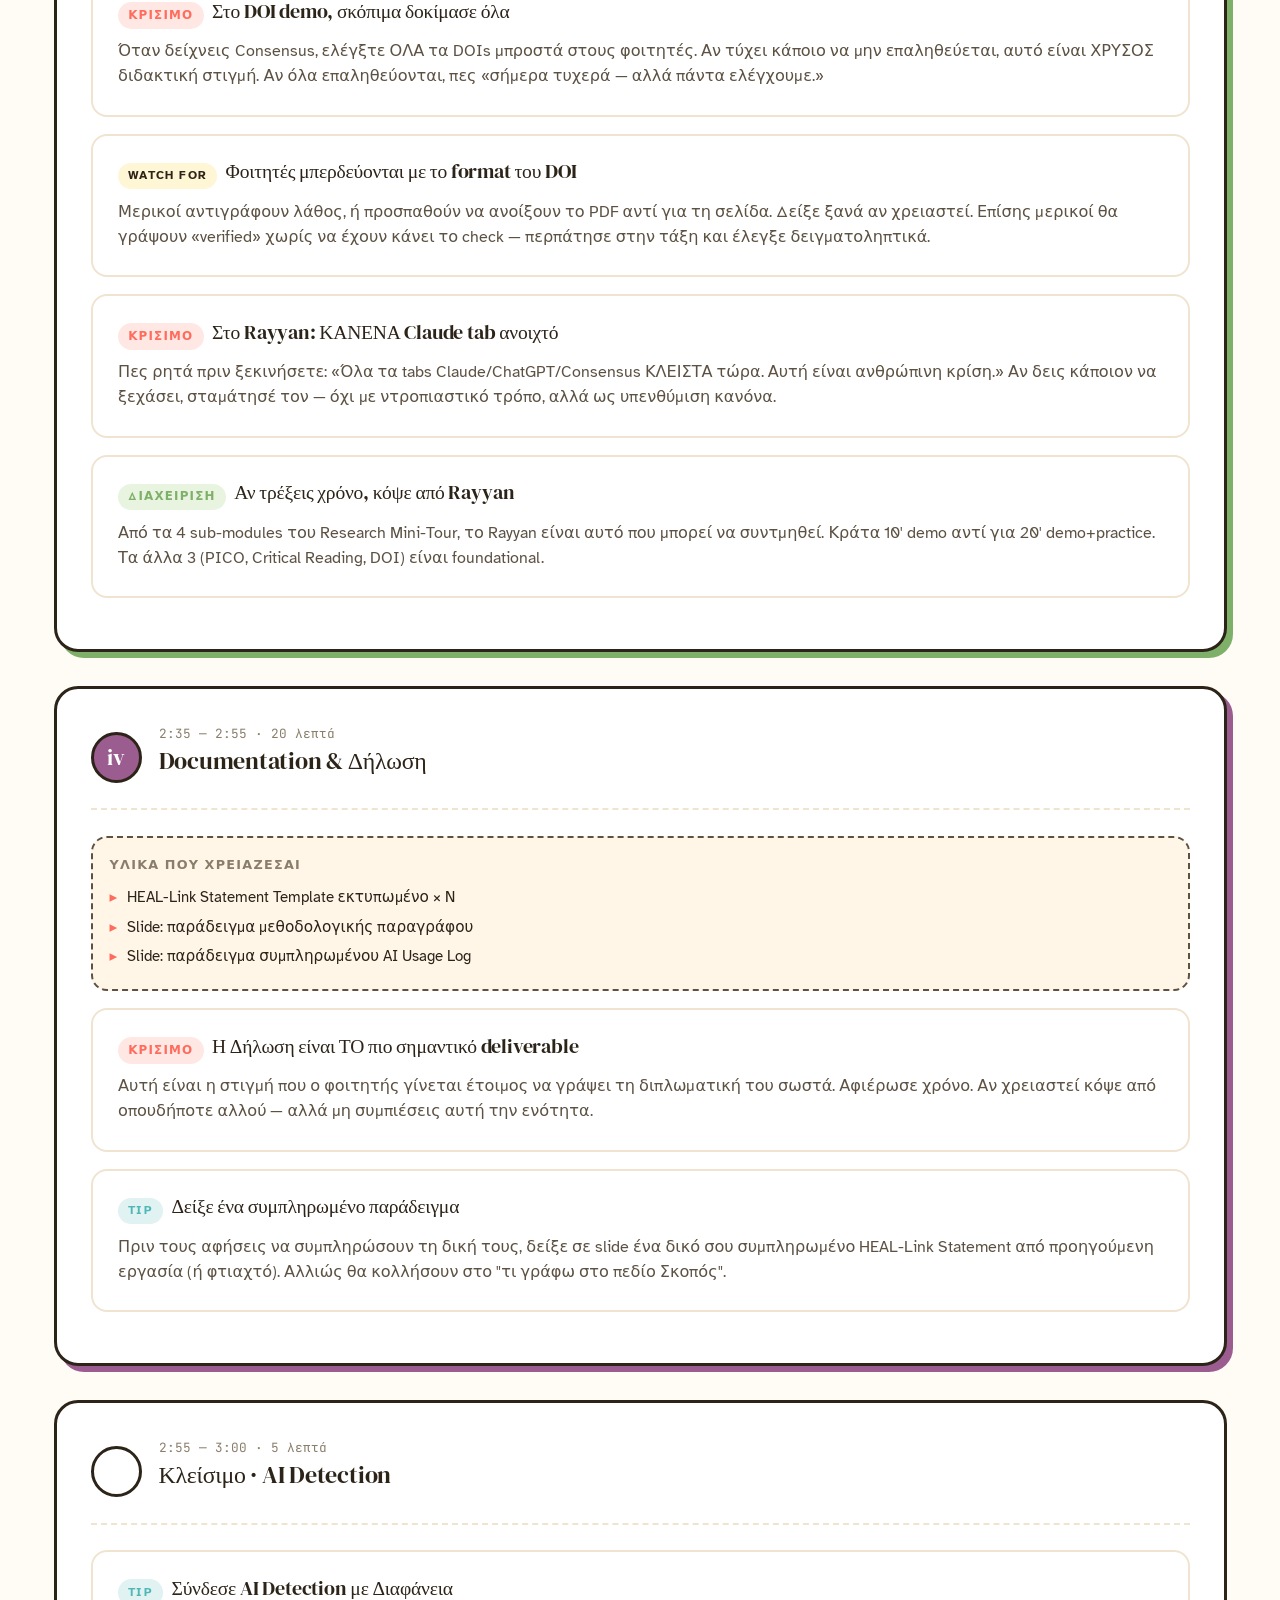
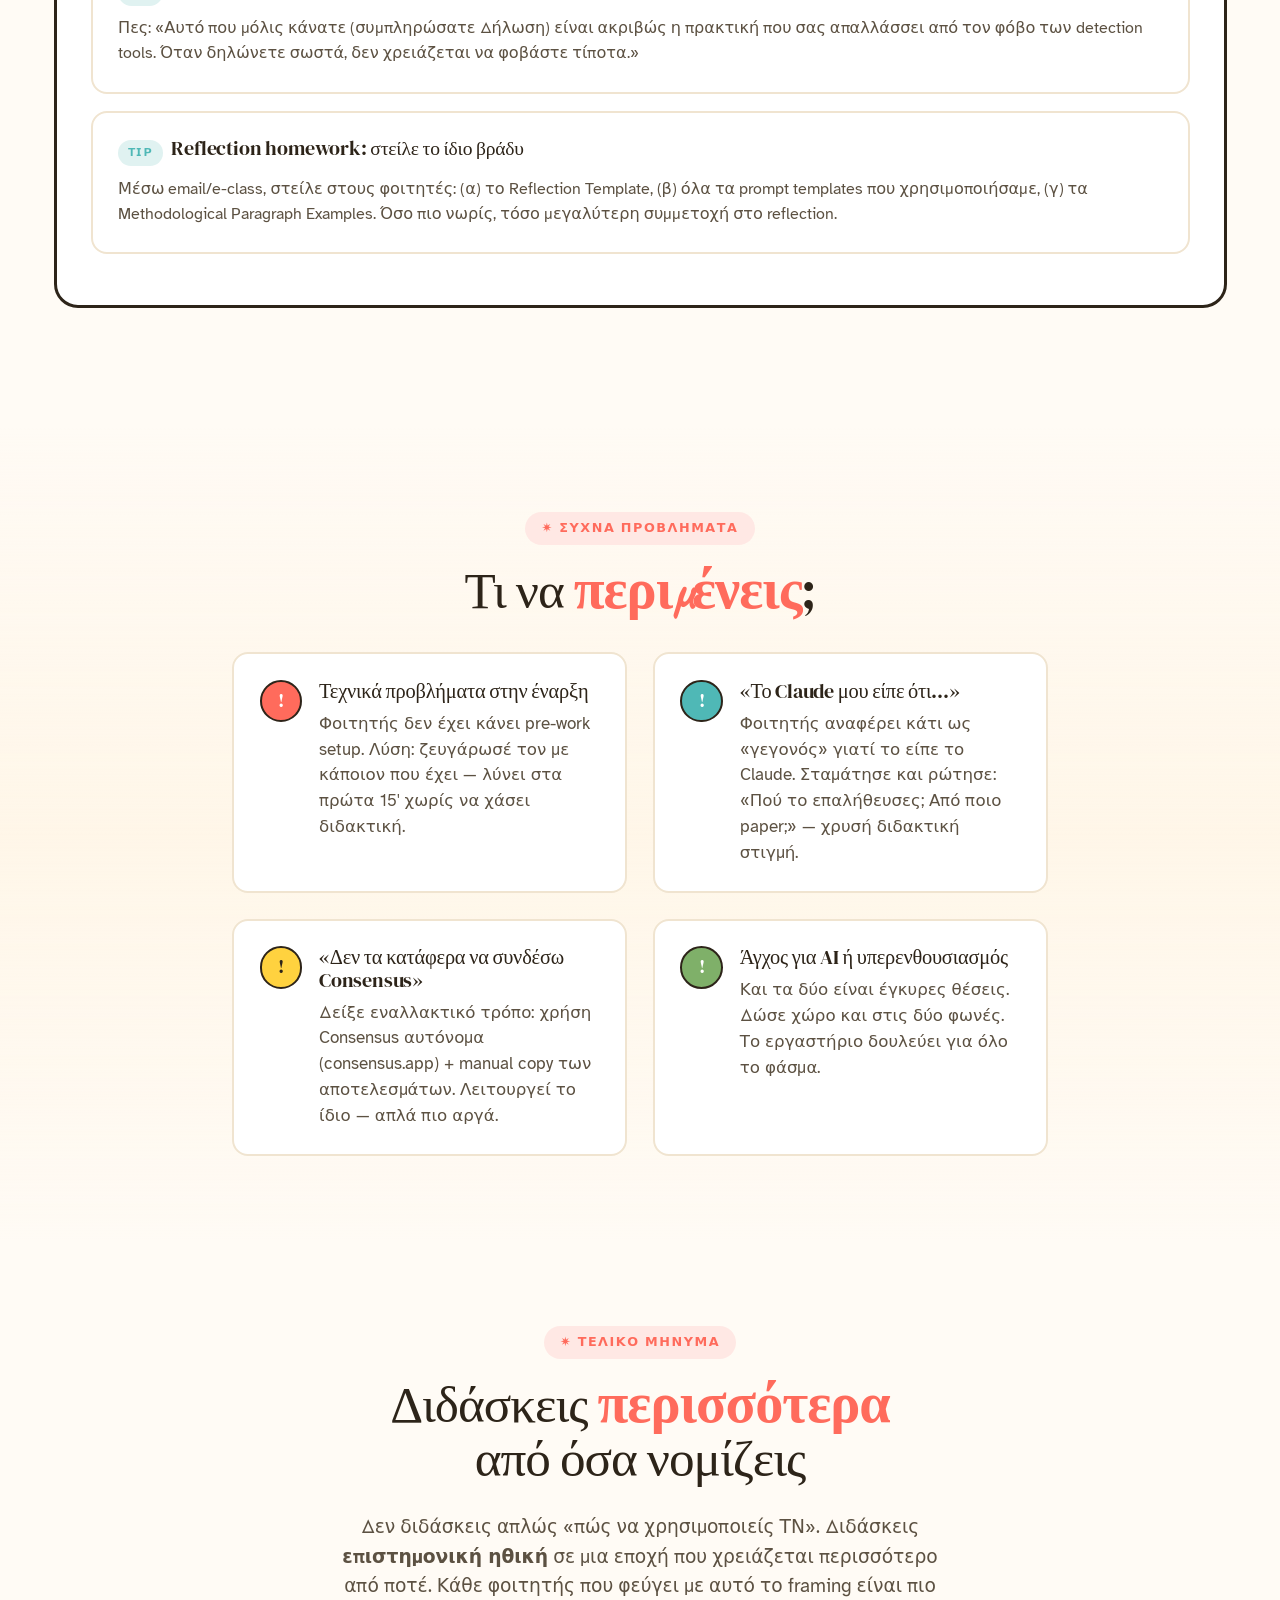
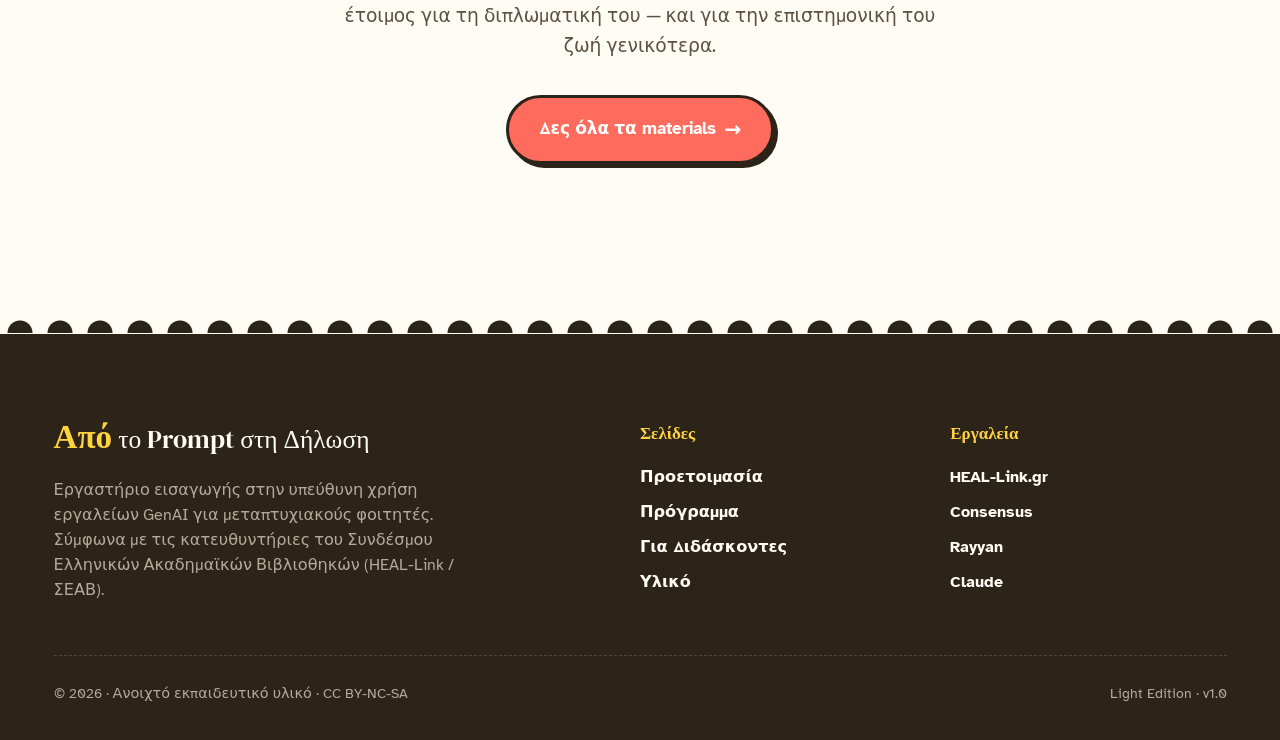
<file: instructor.html>
<!DOCTYPE html>
<html lang="el">
<head>
  <meta charset="UTF-8">
  <meta name="viewport" content="width=device-width, initial-scale=1.0">
  <title>Διδάσκοντες/ουσες · Από το Prompt στη Δήλωση</title>
  <meta name="description" content="Πλήρης οδηγός διδασκαλίας για το τρίωρο εργαστήριο GenAI — teaching tips, watch-fors, και διαχείριση χρόνου.">
  <link rel="stylesheet" href="assets/style.css">
  <style>
    .philosophy {
      background: var(--paper-card);
      border: 3px solid var(--ink);
      border-radius: var(--r-lg);
      padding: var(--space-5);
      box-shadow: 6px 6px 0 var(--coral);
      margin: var(--space-5) 0;
    }
    .philosophy h3 {
      font-family: var(--font-display);
      font-size: 1.4rem;
      margin-bottom: var(--space-3);
    }
    .philosophy-grid {
      display: grid;
      grid-template-columns: 1fr;
      gap: var(--space-3);
    }
    @media (min-width: 700px) {
      .philosophy-grid { grid-template-columns: repeat(3, 1fr); }
    }
    .philosophy-item {
      padding: var(--space-3);
      background: var(--paper-warm);
      border-radius: var(--r-md);
      border-left: 4px solid var(--coral);
    }
    .philosophy-item:nth-child(2) { border-left-color: var(--teal); }
    .philosophy-item:nth-child(3) { border-left-color: var(--sage); }
    .philosophy-item h4 {
      font-family: var(--font-display);
      font-size: 1.1rem;
      font-weight: 400;
      margin-bottom: var(--space-2);
    }
    .philosophy-item p {
      font-size: 0.9rem;
      color: var(--ink-soft);
      margin: 0;
    }

    .tip-card {
      background: var(--paper-card);
      border: 2px solid var(--rule);
      border-radius: var(--r-md);
      padding: var(--space-4);
      margin-bottom: var(--space-3);
      transition: all 0.2s;
    }
    .tip-card:hover {
      border-color: var(--coral);
      transform: translateY(-2px);
    }
    .tip-header {
      display: flex;
      align-items: center;
      gap: var(--space-2);
      margin-bottom: var(--space-2);
    }
    .tip-badge {
      font-family: var(--font-body);
      font-size: 0.7rem;
      font-weight: 700;
      letter-spacing: 0.1em;
      text-transform: uppercase;
      padding: 0.2rem 0.6rem;
      border-radius: var(--r-full);
    }
    .badge-tip { background: var(--teal-bg); color: var(--teal); }
    .badge-watch { background: var(--sun-bg); color: var(--ink); }
    .badge-critical { background: var(--coral-bg); color: var(--coral); }
    .badge-time { background: var(--sage-bg); color: var(--sage); }

    .tip-title {
      font-family: var(--font-display);
      font-size: 1.15rem;
      font-weight: 400;
      flex: 1;
    }
    .tip-body {
      font-size: 0.95rem;
      color: var(--ink-soft);
      line-height: 1.55;
    }

    .module-card {
      background: var(--paper-card);
      border: 3px solid var(--ink);
      border-radius: var(--r-lg);
      padding: var(--space-5);
      margin-bottom: var(--space-5);
    }
    .module-card:nth-of-type(1) { box-shadow: 6px 6px 0 var(--coral); }
    .module-card:nth-of-type(2) { box-shadow: 6px 6px 0 var(--teal); }
    .module-card:nth-of-type(3) { box-shadow: 6px 6px 0 var(--sun); }
    .module-card:nth-of-type(4) { box-shadow: 6px 6px 0 var(--sage); }
    .module-card:nth-of-type(5) { box-shadow: 6px 6px 0 var(--plum); }

    .module-card-header {
      display: flex;
      align-items: center;
      gap: var(--space-3);
      margin-bottom: var(--space-4);
      padding-bottom: var(--space-3);
      border-bottom: 2px dashed var(--rule);
    }
    .module-card-num {
      width: 3rem; height: 3rem;
      border-radius: var(--r-full);
      display: grid; place-items: center;
      font-family: var(--font-display);
      font-size: 1.3rem;
      color: white;
      border: 3px solid var(--ink);
      flex-shrink: 0;
    }
    .module-card:nth-of-type(1) .module-card-num { background: var(--coral); }
    .module-card:nth-of-type(2) .module-card-num { background: var(--teal); }
    .module-card:nth-of-type(3) .module-card-num { background: var(--sun); color: var(--ink); }
    .module-card:nth-of-type(4) .module-card-num { background: var(--sage); }
    .module-card:nth-of-type(5) .module-card-num { background: var(--plum); }

    .module-card-meta {
      display: flex;
      flex-direction: column;
      gap: 4px;
    }
    .module-card-time {
      font-family: var(--font-mono);
      font-size: 0.75rem;
      color: var(--muted);
    }
    .module-card-title {
      font-family: var(--font-display);
      font-size: 1.4rem;
      line-height: 1.1;
    }

    .materials-needed {
      background: var(--paper-warm);
      border: 2px dashed var(--ink-soft);
      border-radius: var(--r-md);
      padding: var(--space-3);
      margin: var(--space-3) 0;
    }
    .materials-needed h5 {
      font-family: var(--font-body);
      font-size: 0.75rem;
      font-weight: 700;
      letter-spacing: 0.1em;
      text-transform: uppercase;
      color: var(--muted);
      margin-bottom: var(--space-2);
    }
    .materials-needed ul {
      list-style: none;
      padding: 0;
      font-size: 0.9rem;
    }
    .materials-needed li {
      padding-left: var(--space-3);
      position: relative;
      margin-bottom: 4px;
    }
    .materials-needed li::before {
      content: '▸';
      position: absolute;
      left: 0;
      color: var(--coral);
    }

    .checklist-pro {
      background: var(--paper-card);
      border: 3px solid var(--ink);
      border-radius: var(--r-lg);
      padding: var(--space-5);
      box-shadow: 6px 6px 0 var(--sun);
      margin: var(--space-5) 0;
    }
    .checklist-pro h3 {
      font-family: var(--font-display);
      font-size: 1.4rem;
      margin-bottom: var(--space-3);
    }
    .checklist-pro ul {
      list-style: none;
      padding: 0;
    }
    .checklist-pro li {
      display: flex;
      gap: var(--space-3);
      padding: var(--space-2) 0;
      border-bottom: 1px dashed var(--rule);
    }
    .checklist-pro li:last-child { border-bottom: none; }
    .checklist-pro .check {
      flex-shrink: 0;
      width: 1.5rem; height: 1.5rem;
      border-radius: var(--r-sm);
      border: 2px solid var(--ink);
      background: white;
      margin-top: 2px;
    }
  </style>
</head>
<body>

<!-- ════════════════════════════════════════════════════════ -->
<!-- 🔒 PASSWORD GATE — ΑΛΛΑΞΕ ΤΟΝ ΚΩΔΙΚΟ ΣΤΗ ΓΡΑΜΜΗ 22       -->
<!-- ════════════════════════════════════════════════════════ -->
<div id="password-gate">
  <div class="gate-card">
    <div class="gate-icon">🔒</div>
    <h1 class="gate-title">
      Υλικό για <span class="hand">τον/την Καθηγητή/τρια</span>
    </h1>
    <p class="gate-msg">
      Αν <em>βρέθηκες εδώ κατά λάθος</em>, κάνε πίσω στον browser.
    </p>
    <p class="gate-msg">
      Αλλιώς, <strong>βάλε τον κωδικό</strong> για να συνεχίσεις:
    </p>
    <div class="gate-form">
      <input type="password" id="gate-password" class="gate-input" placeholder="• • • • • • •" autocomplete="off">
      <button onclick="checkPassword()" class="gate-btn">
        Είσοδος <span class="arrow">→</span>
      </button>
      <p id="gate-error" class="gate-error">
        Λάθος κωδικός. Δοκίμασε ξανά ή επικοινώνησε με τον διοργανωτή.
      </p>
    </div>
    <a href="index.html" class="gate-back">← Επιστροφή στην αρχική</a>
  </div>
</div>

<script>
  // ════════════════════════════════════════════════════════
  // 🔑 ΑΛΛΑΞΕ ΤΟΝ ΚΩΔΙΚΟ ΕΔΩ ΠΡΙΝ ΑΝΕΒΑΣΕΙΣ ΣΤΟ GITHUB:
  const INSTRUCTOR_PASSWORD = "diadaskontes2026";
  // ════════════════════════════════════════════════════════

  // Lock body scroll if not yet unlocked
  if (sessionStorage.getItem('instructor_unlocked') === 'yes') {
    document.getElementById('password-gate').style.display = 'none';
  } else {
    document.body.classList.add('gate-locked');
  }

  function checkPassword() {
    const input = document.getElementById('gate-password').value;
    const error = document.getElementById('gate-error');
    if (input === INSTRUCTOR_PASSWORD) {
      document.getElementById('password-gate').style.display = 'none';
      document.body.classList.remove('gate-locked');
      sessionStorage.setItem('instructor_unlocked', 'yes');
    } else {
      error.classList.add('show');
      document.getElementById('gate-password').value = '';
      setTimeout(() => error.classList.remove('show'), 3000);
    }
  }

  // Allow Enter key in password field
  document.getElementById('gate-password').addEventListener('keypress', function(e) {
    if (e.key === 'Enter') {
      e.preventDefault();
      checkPassword();
    }
  });

  // Auto-focus password field
  document.getElementById('gate-password').focus();
</script>

<nav class="nav">
  <div class="nav-inner">
    <a href="index.html" class="nav-brand">
      <span class="spark">Από</span> το Prompt στη Δήλωση
    </a>
    <ul class="nav-links">
      <li><a href="index.html">Καλωσόρισμα</a></li>
      <li><a href="prepare.html">Προετοιμασία</a></li>
      <li><a href="agenda.html">Πρόγραμμα</a></li>
      <li><a href="instructor.html" class="active">Για Διδάσκοντες</a></li>
      <li><a href="materials.html">Υλικό</a></li>
      <li><a href="about.html">Σχετικά</a></li>
      <li><a href="international.html">Διεθνές</a></li>
      <li><a href="leapspace.html">LeapSpace</a></li>
    </ul>
  </div>
</nav>

<header class="hero">
  <div class="container">
    <div class="hero-grid">
      <div class="hero-content">
        <div class="eyebrow fade-up">✷ Οδηγός διδασκαλίας · Lesson Plan</div>
        <h1 class="hero-title fade-up">
          Οδηγός για<br>
          <span class="hand">διδάσκοντες</span>
        </h1>
        <p class="hero-subtitle fade-up">
          Όλα όσα χρειάζεσαι για να τρέξεις το εργαστήριο: φιλοσοφία, αναλυτικός χρόνος ανά ενότητα, teaching tips, και «watch-fors» από πραγματική εμπειρία διδασκαλίας.
        </p>
        <div class="cta-group fade-up">
          <a href="materials-instructors.html" class="btn">
            Όλο το υλικό <span class="arrow">→</span>
          </a>
          <a href="#philosophy" class="btn btn-outline">
            Ξεκίνα από τη φιλοσοφία
          </a>
        </div>
      </div>
      <div class="hero-illo">
        <div class="hero-shape shape-1" style="background: var(--coral); top: 0; right: 0;"></div>
        <div class="hero-shape shape-2" style="background: var(--sage); bottom: 0; left: 0;"></div>
        <div class="hero-shape shape-3" style="background: var(--sun); top: 5%; left: 5%;"></div>
        <div class="hero-label">
          Teach<br>
          <span>with care ✦</span>
        </div>
      </div>
    </div>
  </div>
</header>

<section id="philosophy">
  <div class="container">
    <div class="section-eyebrow">✷ Διδακτική φιλοσοφία</div>
    <h2 class="section-title">Τρεις <span class="accent">αρχές</span> διδασκαλίας</h2>
    <p class="section-lead">
      Πριν ξεκινήσεις, μοιράσου αυτές τις αρχές με τους φοιτητές σου — είναι η ψυχή του εργαστηρίου.
    </p>

    <div class="philosophy">
      <div class="philosophy-grid">
        <div class="philosophy-item">
          <h4>Co-pilot, όχι autopilot</h4>
          <p>Η ΤΝ είναι συν-στοχαστής, όχι αντικαταστάτης. Ο φοιτητής διατηρεί τον έλεγχο.</p>
        </div>
        <div class="philosophy-item">
          <h4>Verify, don't trust</h4>
          <p>Κάθε αποτέλεσμα ΤΝ ελέγχεται. Η ψευδαίσθηση αναφορών είναι το πιο συχνό λάθος.</p>
        </div>
        <div class="philosophy-item">
          <h4>Διαφάνεια</h4>
          <p>Κάθε ουσιαστική χρήση δηλώνεται. Η διαφάνεια προστατεύει — δεν περιορίζει.</p>
        </div>
      </div>
    </div>
  </div>
</section>

<section class="glance">
  <div class="container">
    <div class="section-eyebrow">✷ Πριν την ημέρα</div>
    <h2 class="section-title">Tech Setup <span class="hand">checklist</span></h2>

    <div class="checklist-pro" style="max-width: 42rem; margin: var(--space-5) auto;">
      <h3>Στο γραφείο σου, μία ημέρα πριν</h3>
      <ul>
        <li>
          <span class="check"></span>
          <div><strong>Δικό σου laptop</strong> με Claude + Consensus connector ενεργό</div>
        </li>
        <li>
          <span class="check"></span>
          <div><strong>Backup Wi-Fi</strong> (hotspot από κινητό αν πέσει το ιδρυματικό)</div>
        </li>
        <li>
          <span class="check"></span>
          <div><strong>Sample Rayyan project</strong> έτοιμο (20-30 abstracts για demo)</div>
        </li>
        <li>
          <span class="check"></span>
          <div><strong>Sample RIS file</strong> έτοιμο (για να δώσεις στους φοιτητές)</div>
        </li>
        <li>
          <span class="check"></span>
          <div><strong>Εκτυπωμένα:</strong> AI Usage Agreement (× N φοιτητές), HEAL-Link Statement (× N), Bad Prompts cards, Σενάρια καρτέλες</div>
        </li>
        <li>
          <span class="check"></span>
          <div><strong>1 abstract</strong> για τις PICO + Critical Reading ασκήσεις (σχετικό με το πεδίο των φοιτητών)</div>
        </li>
        <li>
          <span class="check"></span>
          <div><strong>5 σενάρια "Πού τραβάμε τη γραμμή;"</strong> ή σε slides ή σε καρτέλες</div>
        </li>
        <li>
          <span class="check"></span>
          <div><strong>Στείλε pre-workshop email</strong> 5-7 ημέρες πριν, με συνημμένο το AI Usage Agreement</div>
        </li>
      </ul>
    </div>

    <p style="text-align: center; color: var(--muted); font-size: 0.95rem;">
      💡 Όλα τα παραπάνω υλικά τα βρίσκεις στη σελίδα <a href="materials.html">Υλικό</a>.
    </p>
  </div>
</section>

<section>
  <div class="container">
    <div class="section-eyebrow">✷ Διδασκαλία ενότητας-ενότητας</div>
    <h2 class="section-title">Πέντε <span class="accent">ενότητες</span> · Tips &amp; watch-fors</h2>
    <p class="section-lead">
      Για κάθε ενότητα: τι να εστιάσεις, ποια λάθη να αναμένεις από τους φοιτητές, και πώς να διαχειριστείς τον χρόνο.
    </p>

    <!-- MODULE 1 -->
    <div class="module-card">
      <div class="module-card-header">
        <div class="module-card-num">i</div>
        <div class="module-card-meta">
          <span class="module-card-time">0:00 — 0:35 · 35 λεπτά</span>
          <h3 class="module-card-title">Ηθική + HEAL-Link + Σενάρια</h3>
        </div>
      </div>

      <div class="materials-needed">
        <h5>Υλικά που χρειάζεσαι</h5>
        <ul>
          <li>Slides με 3 αρχές HEAL-Link + πίνακας 4+4 χρήσεων</li>
          <li>5 σενάρια "Πού τραβάμε τη γραμμή;" (καρτέλες ή slides)</li>
          <li>AI Usage Agreement εκτυπωμένο × N φοιτητές</li>
        </ul>
      </div>

      <div class="tip-card">
        <div class="tip-header">
          <span class="tip-badge badge-critical">Κρίσιμο</span>
          <h4 class="tip-title">Αφιέρωσε χρόνο στη συζήτηση σεναρίων</h4>
        </div>
        <p class="tip-body">
          Το Σενάριο 3 («εναλλακτικές διατυπώσεις») είναι το πιο γκρίζο. Άσε 3-4 λεπτά μόνο γι' αυτό. Δείξε ότι η διάκριση «επιμέλεια» vs «αλλαγή νοήματος» δεν είναι πάντα προφανής — γι' αυτό υπάρχουν οι αρχές.
        </p>
      </div>

      <div class="tip-card">
        <div class="tip-header">
          <span class="tip-badge badge-watch">Watch For</span>
          <h4 class="tip-title">Φοιτητές που λένε «έχω ήδη χρησιμοποιήσει ΤΝ έτσι»</h4>
        </div>
        <p class="tip-body">
          Μη τους ντροπιάσεις. Αναγνώρισέ το ως φυσικό σημείο εκκίνησης. Πες: «Αυτό που μαθαίνουμε σήμερα είναι πώς να το κάνετε σωστά από εδώ και πέρα.» Το βίωμά τους είναι διδακτική ευκαιρία.
        </p>
      </div>

      <div class="tip-card">
        <div class="tip-header">
          <span class="tip-badge badge-tip">Tip</span>
          <h4 class="tip-title">Συγκεντρώνεις τα Agreements στη μέση της ενότητας</h4>
        </div>
        <p class="tip-body">
          Όχι στην αρχή (διασπά την προσοχή) ούτε στο τέλος (ξεχνιέται). Στα τελευταία 5 λεπτά, μαζεύεις τις υπογραφές ενώ συζητάς. Διπλό κέρδος.
        </p>
      </div>
    </div>

    <!-- MODULE 2 -->
    <div class="module-card">
      <div class="module-card-header">
        <div class="module-card-num">ii</div>
        <div class="module-card-meta">
          <span class="module-card-time">0:35 — 1:20 · 45 λεπτά</span>
          <h3 class="module-card-title">Prompt Engineering</h3>
        </div>
      </div>

      <div class="materials-needed">
        <h5>Υλικά που χρειάζεσαι</h5>
        <ul>
          <li>Slides: δομή prompt (6 στοιχεία) + Human-in-the-loop</li>
          <li>Bad Prompts Cards (3 ανά ζευγάρι)</li>
          <li>Δικό σου laptop με Claude έτοιμο για live demo</li>
        </ul>
      </div>

      <div class="tip-card">
        <div class="tip-header">
          <span class="tip-badge badge-critical">Κρίσιμο</span>
          <h4 class="tip-title">Δείξε ChatGPT vs Claude live</h4>
        </div>
        <p class="tip-body">
          Με το ΙΔΙΟ prompt — διαφορετικά outputs. Δείχνει ότι «η ΤΝ» δεν είναι ενιαία οντότητα. Αυτό αλλάζει το framing του φοιτητή — από «η ΤΝ είναι μαγική» σε «η ΤΝ είναι εργαλεία που πρέπει να επιλέξω σωστά».
        </p>
      </div>

      <div class="tip-card">
        <div class="tip-header">
          <span class="tip-badge badge-watch">Watch For</span>
          <h4 class="tip-title">«Καλά» prompts που είναι ακόμα πολύ ευρή</h4>
        </div>
        <p class="tip-body">
          Πρωτοετείς γράφουν π.χ. «πες μου για δυσλεξία σε παιδιά» — καλύτερο, αλλά χωρίς ΡΟΛΟ και χωρίς ΠΕΡΙΟΡΙΣΜΟΥΣ. Σταμάτησε και σχολίασε: «λείπει ο ρόλος και τα όρια.»
        </p>
      </div>

      <div class="tip-card">
        <div class="tip-header">
          <span class="tip-badge badge-time">Διαχείριση</span>
          <h4 class="tip-title">Άσκηση 2: αυστηρά 15 λεπτά</h4>
        </div>
        <p class="tip-body">
          5' σε ζευγάρι (rewrite 3 prompts) + 5' live test (1 prompt στο Claude) + 5' ατομικά (2 prompts για δικό τους θέμα). Αν χρειαστεί, κόψε από το live test — διατήρησε τα ατομικά.
        </p>
      </div>
    </div>

    <!-- MODULE 3 -->
    <div class="module-card">
      <div class="module-card-header">
        <div class="module-card-num">iii</div>
        <div class="module-card-meta">
          <span class="module-card-time">1:35 — 2:35 · 60 λεπτά</span>
          <h3 class="module-card-title">Research Mini-Tour</h3>
        </div>
      </div>

      <div class="materials-needed">
        <h5>Υλικά που χρειάζεσαι</h5>
        <ul>
          <li>1 sample abstract (για PICO + Critical Reading άσκηση)</li>
          <li>Slides: PICO δομή + DOI Verification 4 βήματα</li>
          <li>Sample Rayyan project + sample RIS file</li>
        </ul>
      </div>

      <div class="tip-card">
        <div class="tip-header">
          <span class="tip-badge badge-critical">Κρίσιμο</span>
          <h4 class="tip-title">Στο DOI demo, σκόπιμα δοκίμασε όλα</h4>
        </div>
        <p class="tip-body">
          Όταν δείχνεις Consensus, ελέγξτε ΟΛΑ τα DOIs μπροστά στους φοιτητές. Αν τύχει κάποιο να μην επαληθεύεται, αυτό είναι ΧΡΥΣΟΣ διδακτική στιγμή. Αν όλα επαληθεύονται, πες «σήμερα τυχερά — αλλά πάντα ελέγχουμε.»
        </p>
      </div>

      <div class="tip-card">
        <div class="tip-header">
          <span class="tip-badge badge-watch">Watch For</span>
          <h4 class="tip-title">Φοιτητές μπερδεύονται με το format του DOI</h4>
        </div>
        <p class="tip-body">
          Μερικοί αντιγράφουν λάθος, ή προσπαθούν να ανοίξουν το PDF αντί για τη σελίδα. Δείξε ξανά αν χρειαστεί. Επίσης μερικοί θα γράψουν «verified» χωρίς να έχουν κάνει το check — περπάτησε στην τάξη και έλεγξε δειγματοληπτικά.
        </p>
      </div>

      <div class="tip-card">
        <div class="tip-header">
          <span class="tip-badge badge-critical">Κρίσιμο</span>
          <h4 class="tip-title">Στο Rayyan: ΚΑΝΕΝΑ Claude tab ανοιχτό</h4>
        </div>
        <p class="tip-body">
          Πες ρητά πριν ξεκινήσετε: «Όλα τα tabs Claude/ChatGPT/Consensus ΚΛΕΙΣΤΑ τώρα. Αυτή είναι ανθρώπινη κρίση.» Αν δεις κάποιον να ξεχάσει, σταμάτησέ τον — όχι με ντροπιαστικό τρόπο, αλλά ως υπενθύμιση κανόνα.
        </p>
      </div>

      <div class="tip-card">
        <div class="tip-header">
          <span class="tip-badge badge-time">Διαχείριση</span>
          <h4 class="tip-title">Αν τρέξεις χρόνο, κόψε από Rayyan</h4>
        </div>
        <p class="tip-body">
          Από τα 4 sub-modules του Research Mini-Tour, το Rayyan είναι αυτό που μπορεί να συντμηθεί. Κράτα 10' demo αντί για 20' demo+practice. Τα άλλα 3 (PICO, Critical Reading, DOI) είναι foundational.
        </p>
      </div>
    </div>

    <!-- MODULE 4 -->
    <div class="module-card">
      <div class="module-card-header">
        <div class="module-card-num">iv</div>
        <div class="module-card-meta">
          <span class="module-card-time">2:35 — 2:55 · 20 λεπτά</span>
          <h3 class="module-card-title">Documentation &amp; Δήλωση</h3>
        </div>
      </div>

      <div class="materials-needed">
        <h5>Υλικά που χρειάζεσαι</h5>
        <ul>
          <li>HEAL-Link Statement Template εκτυπωμένο × N</li>
          <li>Slide: παράδειγμα μεθοδολογικής παραγράφου</li>
          <li>Slide: παράδειγμα συμπληρωμένου AI Usage Log</li>
        </ul>
      </div>

      <div class="tip-card">
        <div class="tip-header">
          <span class="tip-badge badge-critical">Κρίσιμο</span>
          <h4 class="tip-title">Η Δήλωση είναι ΤΟ πιο σημαντικό deliverable</h4>
        </div>
        <p class="tip-body">
          Αυτή είναι η στιγμή που ο φοιτητής γίνεται έτοιμος να γράψει τη διπλωματική του σωστά. Αφιέρωσε χρόνο. Αν χρειαστεί κόψε από οπουδήποτε αλλού — αλλά μη συμπιέσεις αυτή την ενότητα.
        </p>
      </div>

      <div class="tip-card">
        <div class="tip-header">
          <span class="tip-badge badge-tip">Tip</span>
          <h4 class="tip-title">Δείξε ένα συμπληρωμένο παράδειγμα</h4>
        </div>
        <p class="tip-body">
          Πριν τους αφήσεις να συμπληρώσουν τη δική τους, δείξε σε slide ένα δικό σου συμπληρωμένο HEAL-Link Statement από προηγούμενη εργασία (ή φτιαχτό). Αλλιώς θα κολλήσουν στο "τι γράφω στο πεδίο Σκοπός".
        </p>
      </div>
    </div>

    <!-- MODULE 5 -->
    <div class="module-card">
      <div class="module-card-header">
        <div class="module-card-num">v</div>
        <div class="module-card-meta">
          <span class="module-card-time">2:55 — 3:00 · 5 λεπτά</span>
          <h3 class="module-card-title">Κλείσιμο · AI Detection</h3>
        </div>
      </div>

      <div class="tip-card">
        <div class="tip-header">
          <span class="tip-badge badge-tip">Tip</span>
          <h4 class="tip-title">Σύνδεσε AI Detection με Διαφάνεια</h4>
        </div>
        <p class="tip-body">
          Πες: «Αυτό που μόλις κάνατε (συμπληρώσατε Δήλωση) είναι ακριβώς η πρακτική που σας απαλλάσσει από τον φόβο των detection tools. Όταν δηλώνετε σωστά, δεν χρειάζεται να φοβάστε τίποτα.»
        </p>
      </div>

      <div class="tip-card">
        <div class="tip-header">
          <span class="tip-badge badge-tip">Tip</span>
          <h4 class="tip-title">Reflection homework: στείλε το ίδιο βράδυ</h4>
        </div>
        <p class="tip-body">
          Μέσω email/e-class, στείλε στους φοιτητές: (α) το Reflection Template, (β) όλα τα prompt templates που χρησιμοποιήσαμε, (γ) τα Methodological Paragraph Examples. Όσο πιο νωρίς, τόσο μεγαλύτερη συμμετοχή στο reflection.
        </p>
      </div>
    </div>
  </div>
</section>

<section class="glance">
  <div class="container">
    <div class="text-center">
      <div class="section-eyebrow" style="display: inline-block;">✷ Συχνά Προβλήματα</div>
      <h2 class="section-title" style="margin: 0 auto var(--space-5);">
        Τι να <span class="hand">περιμένεις</span>;
      </h2>
    </div>

    <div class="learn-grid" style="max-width: 48rem; margin: 0 auto;">
      <div class="learn-item">
        <div class="learn-marker">!</div>
        <div class="learn-content">
          <h4>Τεχνικά προβλήματα στην έναρξη</h4>
          <p>Φοιτητής δεν έχει κάνει pre-work setup. Λύση: ζευγάρωσέ τον με κάποιον που έχει — λύνει στα πρώτα 15' χωρίς να χάσει διδακτική.</p>
        </div>
      </div>
      <div class="learn-item">
        <div class="learn-marker">!</div>
        <div class="learn-content">
          <h4>«Το Claude μου είπε ότι...»</h4>
          <p>Φοιτητής αναφέρει κάτι ως «γεγονός» γιατί το είπε το Claude. Σταμάτησε και ρώτησε: «Πού το επαλήθευσες; Από ποιο paper;» — χρυσή διδακτική στιγμή.</p>
        </div>
      </div>
      <div class="learn-item">
        <div class="learn-marker">!</div>
        <div class="learn-content">
          <h4>«Δεν τα κατάφερα να συνδέσω Consensus»</h4>
          <p>Δείξε εναλλακτικό τρόπο: χρήση Consensus αυτόνομα (consensus.app) + manual copy των αποτελεσμάτων. Λειτουργεί το ίδιο — απλά πιο αργά.</p>
        </div>
      </div>
      <div class="learn-item">
        <div class="learn-marker">!</div>
        <div class="learn-content">
          <h4>Άγχος για AI ή υπερενθουσιασμός</h4>
          <p>Και τα δύο είναι έγκυρες θέσεις. Δώσε χώρο και στις δύο φωνές. Το εργαστήριο δουλεύει για όλο το φάσμα.</p>
        </div>
      </div>
    </div>
  </div>
</section>

<section>
  <div class="container">
    <div class="text-center" style="max-width: 36rem; margin: 0 auto;">
      <div class="section-eyebrow" style="display: inline-block;">✷ Τελικό μήνυμα</div>
      <h2 class="section-title" style="margin: 0 auto var(--space-4);">
        Διδάσκεις <span class="hand">περισσότερα</span> από όσα νομίζεις
      </h2>
      <p style="font-size: 1.1rem; color: var(--ink-soft); line-height: 1.6;">
        Δεν διδάσκεις απλώς «πώς να χρησιμοποιείς ΤΝ». Διδάσκεις <strong>επιστημονική ηθική</strong> σε μια εποχή που χρειάζεται περισσότερο από ποτέ. Κάθε φοιτητής που φεύγει με αυτό το framing είναι πιο έτοιμος για τη διπλωματική του — και για την επιστημονική του ζωή γενικότερα.
      </p>
      <div style="margin-top: var(--space-5);">
        <a href="materials-instructors.html" class="btn">
          Δες όλα τα materials <span class="arrow">→</span>
        </a>
      </div>
    </div>
  </div>
</section>

<footer class="footer">
  <div class="container">
    <div class="footer-grid">
      <div>
        <div class="footer-brand">
          <span class="hand">Από</span> το Prompt στη Δήλωση
        </div>
        <p class="footer-text">
          Εργαστήριο εισαγωγής στην υπεύθυνη χρήση εργαλείων GenAI για μεταπτυχιακούς φοιτητές. Σύμφωνα με τις κατευθυντήριες του Συνδέσμου Ελληνικών Ακαδημαϊκών Βιβλιοθηκών (HEAL-Link / ΣΕΑΒ).
        </p>
      </div>
      <div>
        <h5>Σελίδες</h5>
        <ul>
          <li><a href="prepare.html">Προετοιμασία</a></li>
          <li><a href="agenda.html">Πρόγραμμα</a></li>
          <li><a href="instructor.html">Για Διδάσκοντες</a></li>
          <li><a href="materials.html">Υλικό</a></li>
        </ul>
      </div>
      <div>
        <h5>Εργαλεία</h5>
        <ul>
          <li><a href="https://www.heal-link.gr/" target="_blank" rel="noopener">HEAL-Link.gr</a></li>
          <li><a href="https://consensus.app" target="_blank" rel="noopener">Consensus</a></li>
          <li><a href="https://rayyan.ai" target="_blank" rel="noopener">Rayyan</a></li>
          <li><a href="https://claude.ai" target="_blank" rel="noopener">Claude</a></li>
        </ul>
      </div>
    </div>
    <div class="footer-bottom">
      <div>© 2026 · Ανοιχτό εκπαιδευτικό υλικό · CC BY-NC-SA</div>
      <div>Light Edition · v1.0</div>
    </div>
  </div>
</footer>

</body>
</html>
</file>
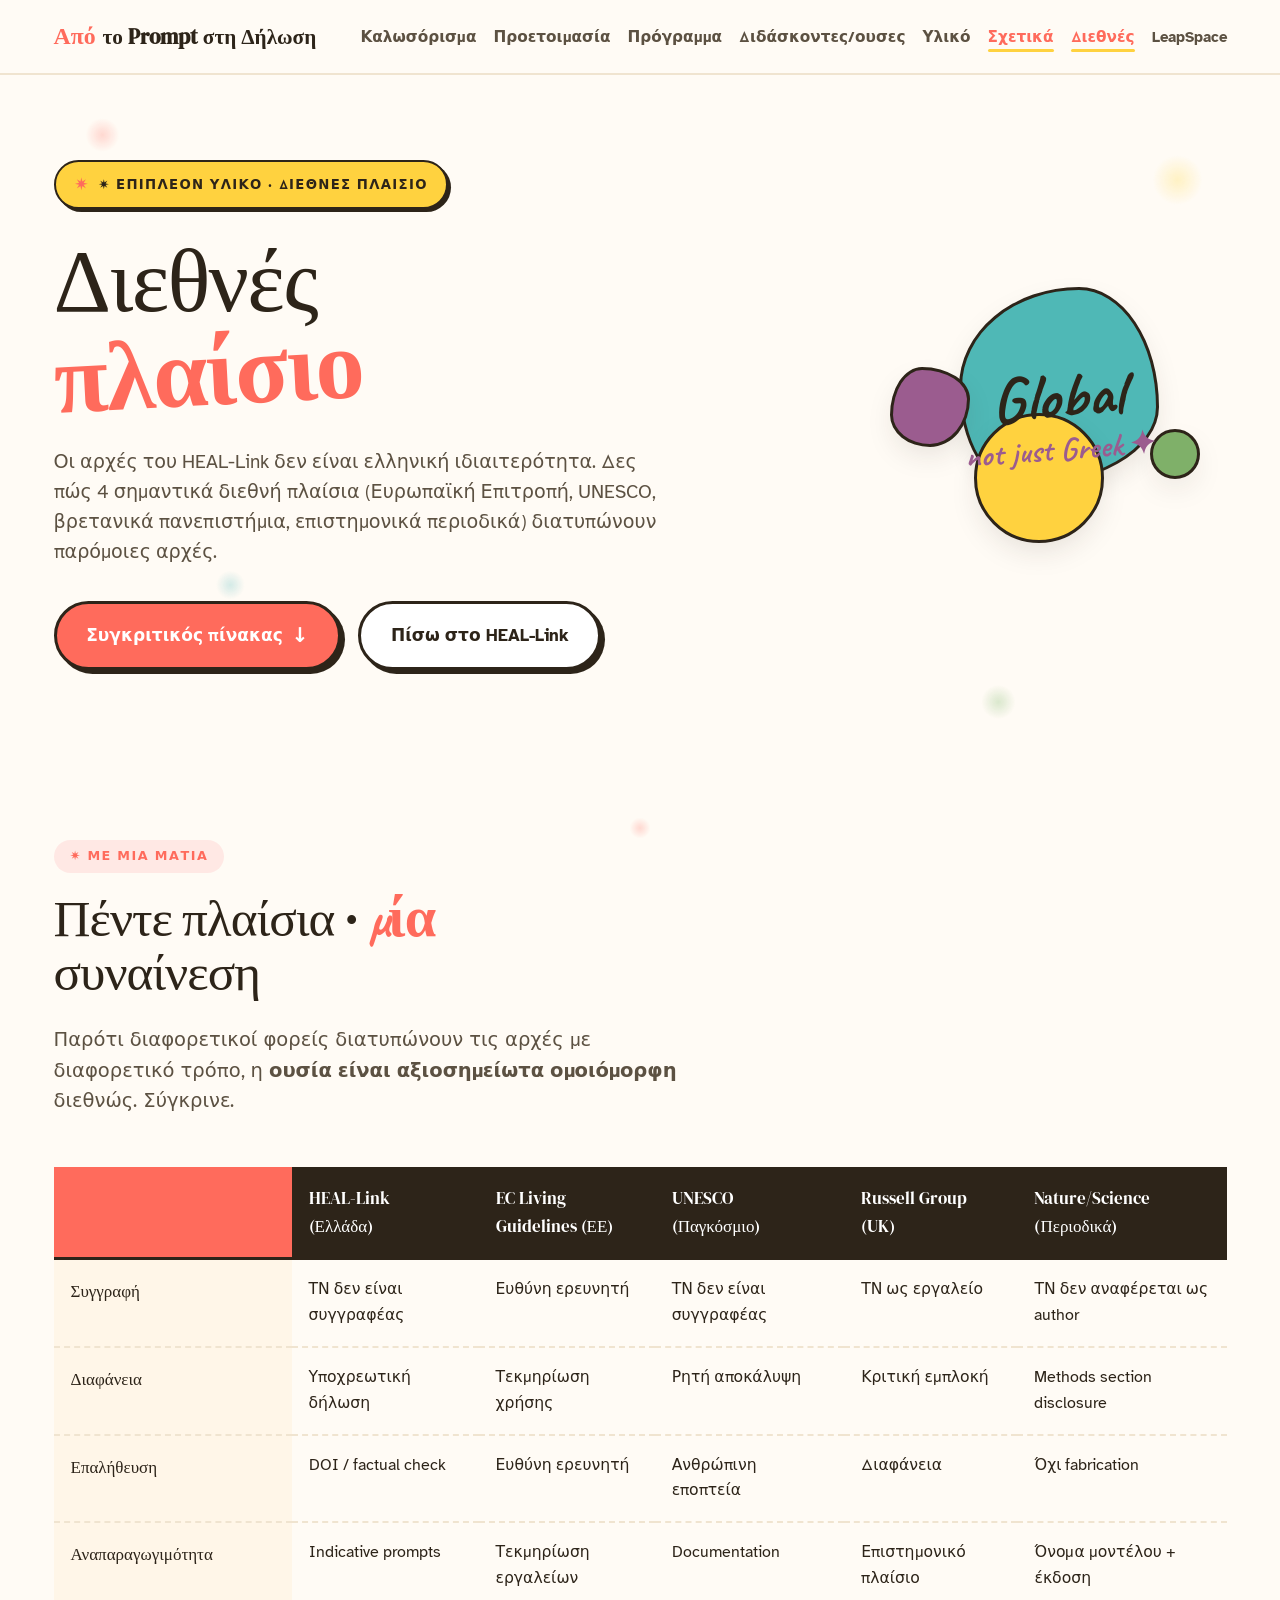
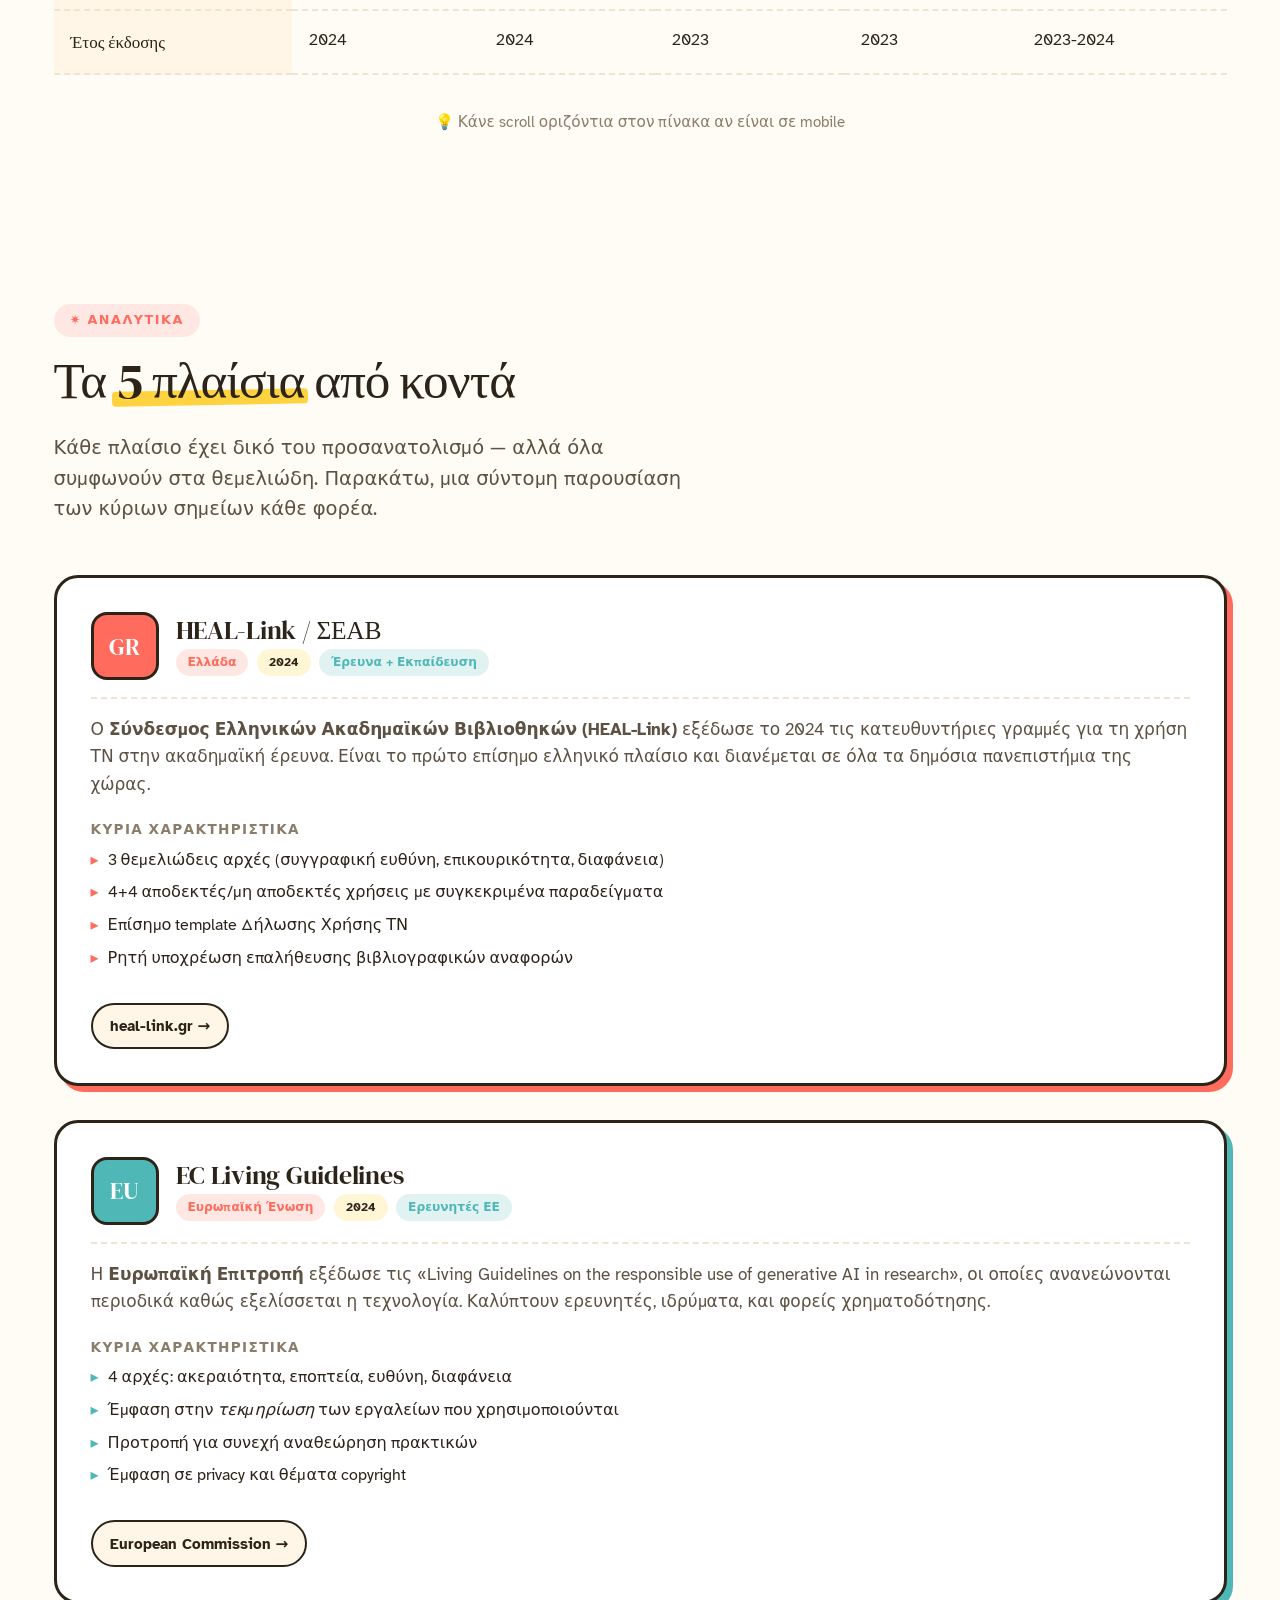
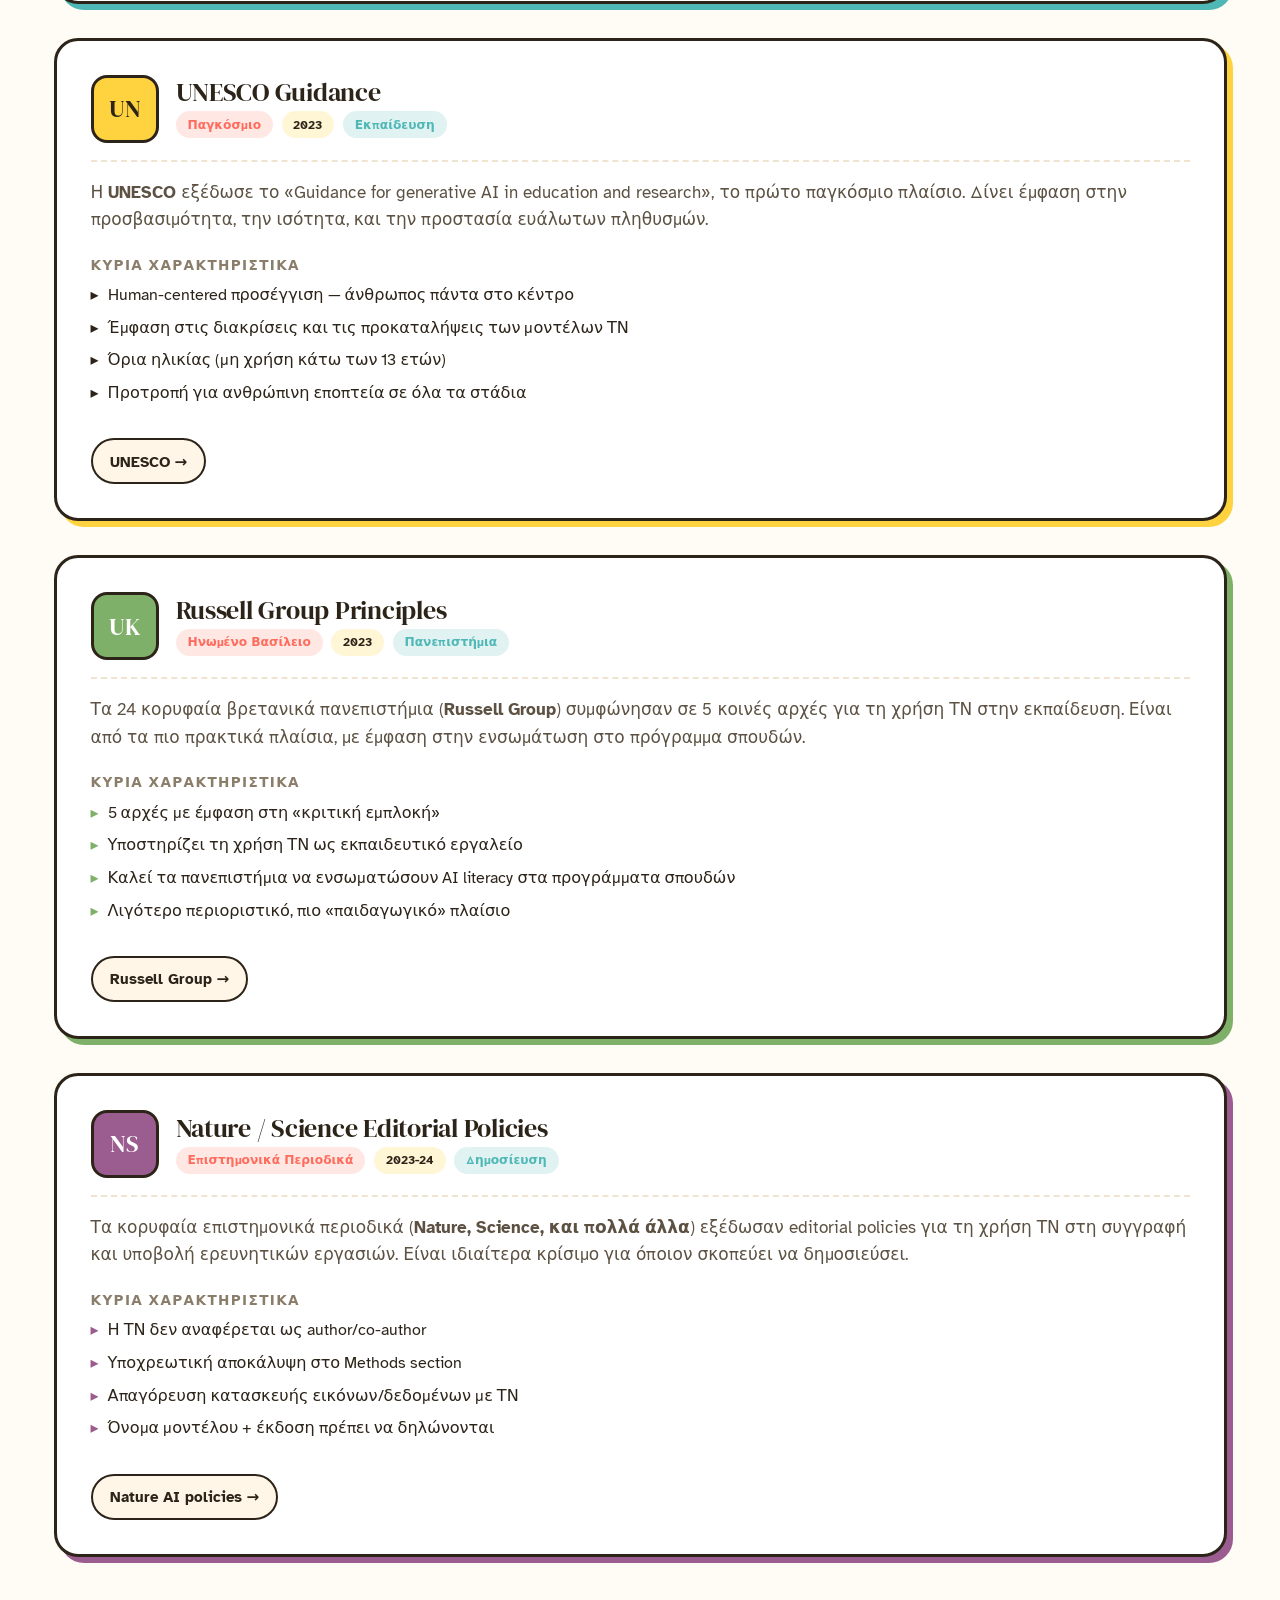
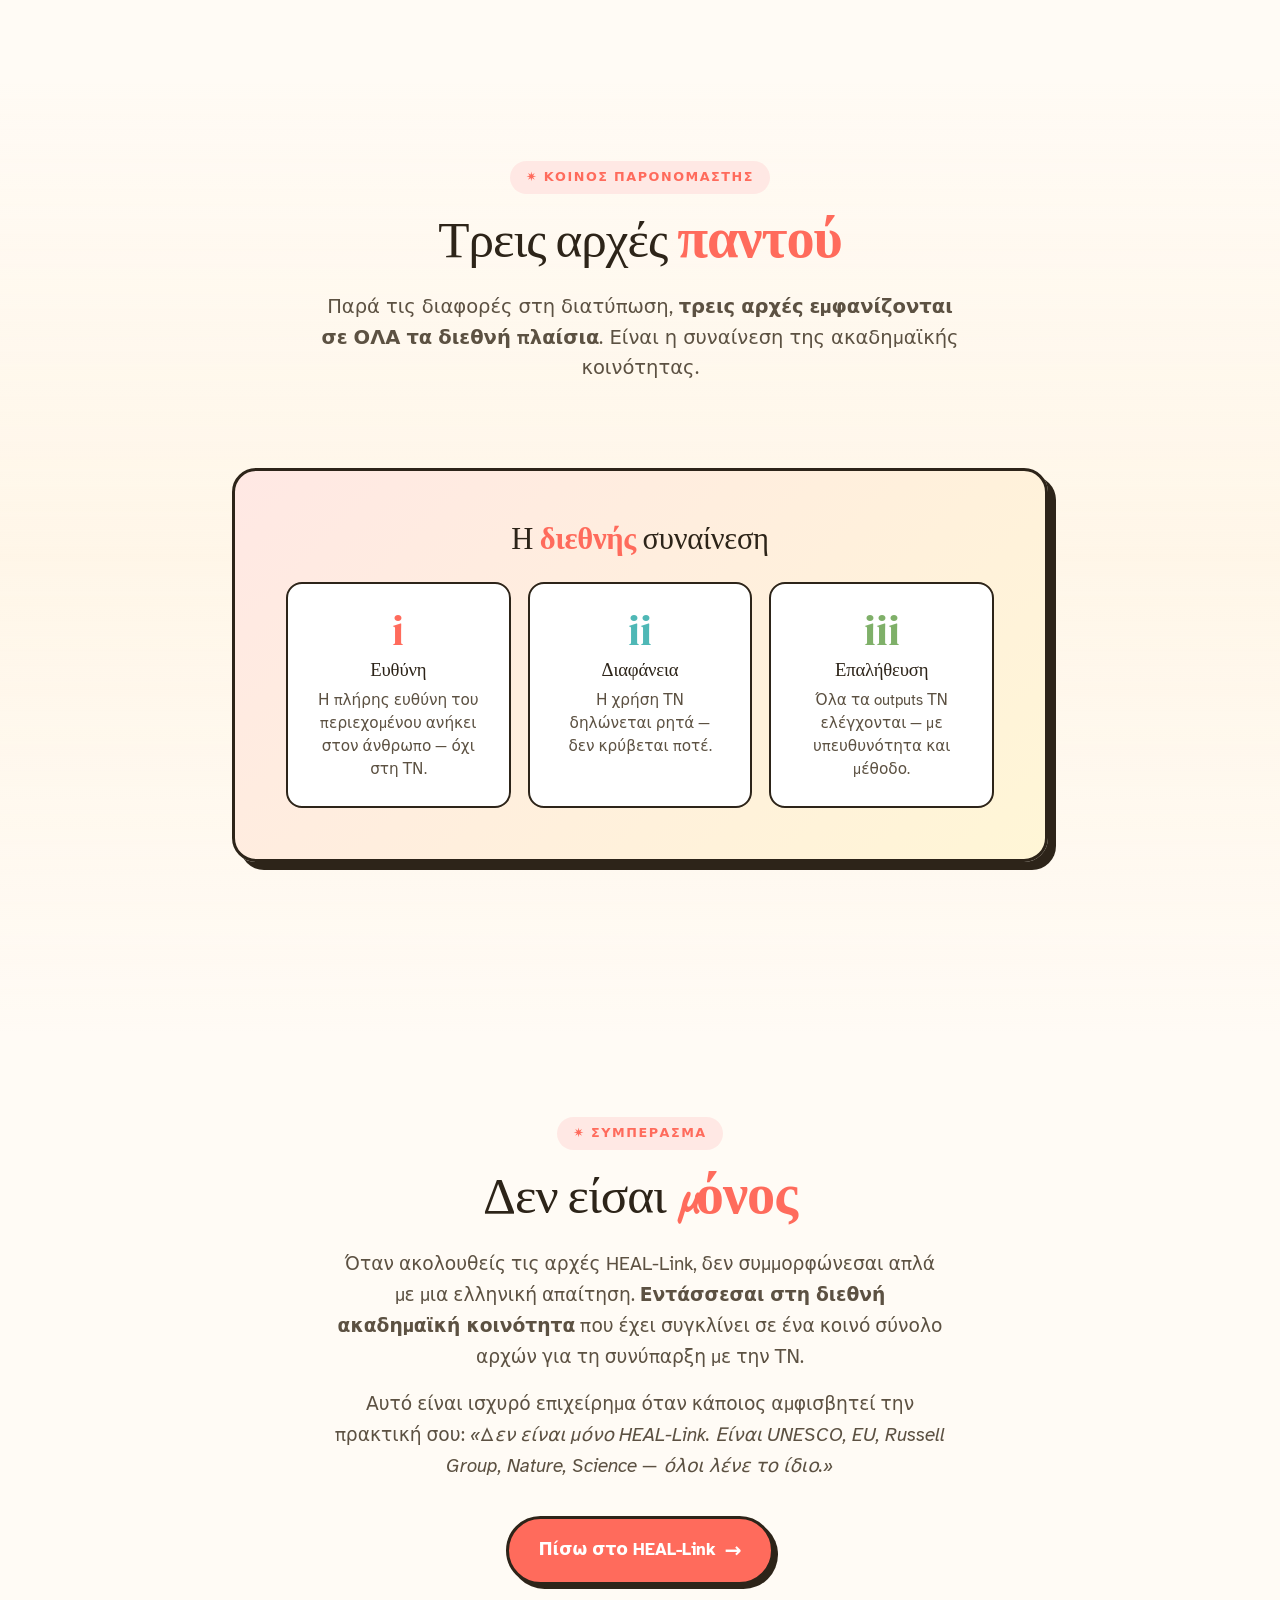
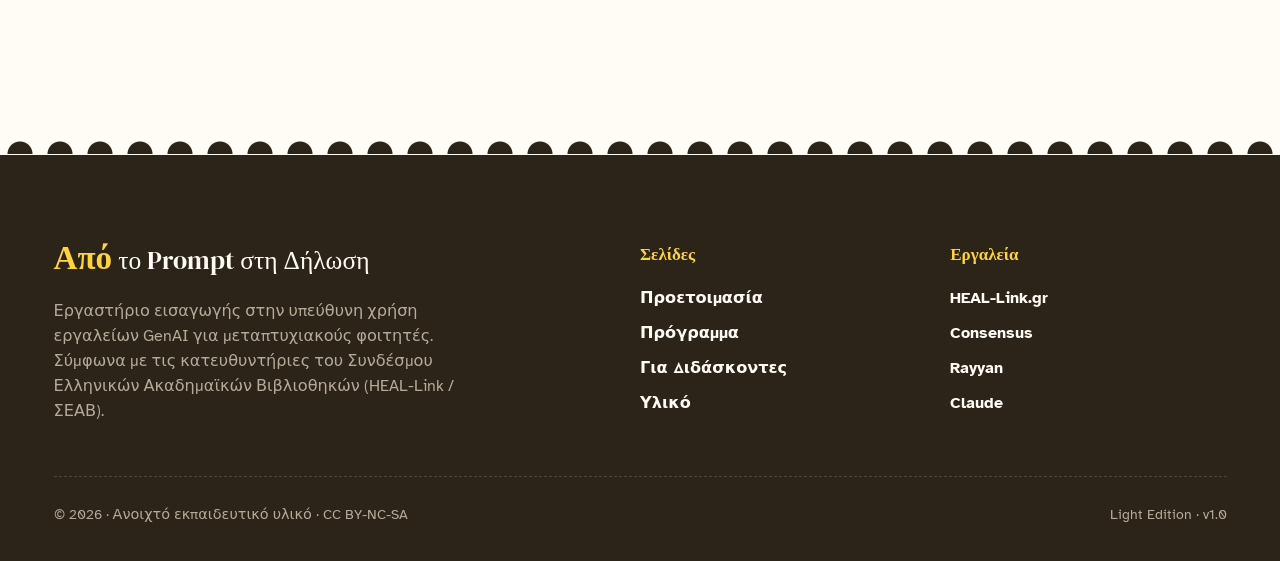
<file: international.html>
<!DOCTYPE html>
<html lang="el">
<head>
  <meta charset="UTF-8">
  <meta name="viewport" content="width=device-width, initial-scale=1.0">
  <title>Διεθνές πλαίσιο · Από το Prompt στη Δήλωση</title>
  <meta name="description" content="Σύγκριση HEAL-Link με 4 διεθνή πλαίσια χρήσης GenAI στην έρευνα: Ευρωπαϊκή Επιτροπή, UNESCO, Russell Group UK, Nature/Science.">
  <link rel="stylesheet" href="assets/style.css">
  <style>
    /* Comparison table */
    .compare-wrap {
      overflow-x: auto;
      margin: var(--space-5) 0;
      -webkit-overflow-scrolling: touch;
    }
    .compare-table {
      width: 100%;
      min-width: 700px;
      border-collapse: separate;
      border-spacing: 0;
      font-size: 0.92rem;
    }
    .compare-table th,
    .compare-table td {
      padding: var(--space-3);
      text-align: left;
      vertical-align: top;
      border-bottom: 2px dashed var(--rule);
    }
    .compare-table thead th {
      background: var(--ink);
      color: white;
      font-family: var(--font-display);
      font-size: 1rem;
      font-weight: 400;
      border-bottom: 3px solid var(--ink);
    }
    .compare-table thead th:first-child {
      background: var(--coral);
    }
    .compare-table tbody th {
      font-family: var(--font-display);
      font-size: 1rem;
      font-weight: 400;
      background: var(--paper-warm);
      width: 14rem;
    }
    .compare-table tbody tr:hover td {
      background: var(--paper-warm);
    }

    /* Framework cards */
    .framework {
      background: var(--paper-card);
      border: 3px solid var(--ink);
      border-radius: var(--r-lg);
      padding: var(--space-5);
      margin-bottom: var(--space-5);
    }
    .framework[data-color="coral"] { box-shadow: 6px 6px 0 var(--coral); }
    .framework[data-color="teal"] { box-shadow: 6px 6px 0 var(--teal); }
    .framework[data-color="sun"] { box-shadow: 6px 6px 0 var(--sun); }
    .framework[data-color="sage"] { box-shadow: 6px 6px 0 var(--sage); }
    .framework[data-color="plum"] { box-shadow: 6px 6px 0 var(--plum); }

    .framework-header {
      display: flex;
      align-items: center;
      gap: var(--space-3);
      margin-bottom: var(--space-3);
      padding-bottom: var(--space-3);
      border-bottom: 2px dashed var(--rule);
    }
    .framework-flag {
      width: 4rem; height: 4rem;
      border-radius: var(--r-md);
      display: grid; place-items: center;
      font-family: var(--font-display);
      font-size: 1.4rem;
      color: white;
      border: 3px solid var(--ink);
      flex-shrink: 0;
    }
    .framework[data-color="coral"] .framework-flag { background: var(--coral); }
    .framework[data-color="teal"] .framework-flag { background: var(--teal); }
    .framework[data-color="sun"] .framework-flag { background: var(--sun); color: var(--ink); }
    .framework[data-color="sage"] .framework-flag { background: var(--sage); }
    .framework[data-color="plum"] .framework-flag { background: var(--plum); }

    .framework-title {
      font-family: var(--font-display);
      font-size: 1.5rem;
      line-height: 1.1;
      margin: 0;
    }
    .framework-meta {
      display: flex;
      gap: var(--space-2);
      margin-top: 4px;
      flex-wrap: wrap;
    }
    .framework-meta .tag {
      font-size: 0.72rem;
    }

    .framework-body p {
      font-size: 1rem;
      line-height: 1.6;
      color: var(--ink-soft);
    }
    .framework-body h4 {
      font-family: var(--font-body);
      font-size: 0.8rem;
      font-weight: 700;
      letter-spacing: 0.1em;
      text-transform: uppercase;
      color: var(--muted);
      margin-top: var(--space-4);
      margin-bottom: var(--space-2);
    }
    .framework-body ul {
      list-style: none;
      padding: 0;
    }
    .framework-body ul li {
      padding-left: var(--space-3);
      position: relative;
      margin-bottom: 6px;
      font-size: 0.95rem;
    }
    .framework-body ul li::before {
      content: '▸';
      position: absolute;
      left: 0;
    }
    .framework[data-color="coral"] .framework-body ul li::before { color: var(--coral); }
    .framework[data-color="teal"] .framework-body ul li::before { color: var(--teal); }
    .framework[data-color="sun"] .framework-body ul li::before { color: var(--ink); }
    .framework[data-color="sage"] .framework-body ul li::before { color: var(--sage); }
    .framework[data-color="plum"] .framework-body ul li::before { color: var(--plum); }

    .framework-link {
      display: inline-flex;
      align-items: center;
      gap: var(--space-2);
      margin-top: var(--space-4);
      padding: 0.5rem 1rem;
      font-size: 0.9rem;
      font-weight: 700;
      background: var(--paper-warm);
      color: var(--ink);
      border-radius: var(--r-full);
      border: 2px solid var(--ink);
      background-image: none;
    }
    .framework-link:hover {
      background: var(--sun);
    }

    .takeaway {
      background: linear-gradient(135deg, var(--coral-bg), var(--sun-bg));
      border: 3px solid var(--ink);
      border-radius: var(--r-lg);
      padding: var(--space-6);
      box-shadow: 8px 8px 0 var(--ink);
      margin: var(--space-7) auto;
      max-width: 48rem;
    }
    .takeaway h3 {
      font-family: var(--font-display);
      font-size: 1.8rem;
      margin-bottom: var(--space-4);
      text-align: center;
    }
    .takeaway-grid {
      display: grid;
      grid-template-columns: 1fr;
      gap: var(--space-3);
      margin-top: var(--space-4);
    }
    @media (min-width: 700px) {
      .takeaway-grid { grid-template-columns: repeat(3, 1fr); }
    }
    .takeaway-item {
      background: white;
      padding: var(--space-4);
      border-radius: var(--r-md);
      border: 2px solid var(--ink);
      text-align: center;
    }
    .takeaway-item .num {
      font-family: var(--font-display);
      font-size: 2.5rem;
      color: var(--coral);
      display: block;
      line-height: 1;
      margin-bottom: var(--space-2);
    }
    .takeaway-item:nth-child(2) .num { color: var(--teal); }
    .takeaway-item:nth-child(3) .num { color: var(--sage); }
    .takeaway-item h4 {
      font-family: var(--font-display);
      font-size: 1.1rem;
      font-weight: 400;
      margin-bottom: var(--space-2);
    }
    .takeaway-item p {
      font-size: 0.9rem;
      color: var(--ink-soft);
      margin: 0;
      line-height: 1.5;
    }
  </style>
</head>
<body>

<nav class="nav">
  <div class="nav-inner">
    <a href="index.html" class="nav-brand">
      <span class="spark">Από</span> το Prompt στη Δήλωση
    </a>
    <ul class="nav-links">
      <li><a href="index.html">Καλωσόρισμα</a></li>
      <li><a href="prepare.html">Προετοιμασία</a></li>
      <li><a href="agenda.html">Πρόγραμμα</a></li>
      <li><a href="instructor.html">Διδάσκοντες/ουσες</a></li>
      <li><a href="materials.html">Υλικό</a></li>
      <li><a href="about.html" class="active">Σχετικά</a></li>
      <li><a href="international.html" class="active">Διεθνές</a></li>
      <li><a href="leapspace.html">LeapSpace</a></li>
    </ul>
  </div>
</nav>

<header class="hero">
  <div class="container">
    <div class="hero-grid">
      <div class="hero-content">
        <div class="eyebrow fade-up">✷ Επιπλέον υλικό · Διεθνές πλαίσιο</div>
        <h1 class="hero-title fade-up">
          Διεθνές<br>
          <span class="hand">πλαίσιο</span>
        </h1>
        <p class="hero-subtitle fade-up">
          Οι αρχές του HEAL-Link δεν είναι ελληνική ιδιαιτερότητα. Δες πώς 4 σημαντικά διεθνή πλαίσια (Ευρωπαϊκή Επιτροπή, UNESCO, βρετανικά πανεπιστήμια, επιστημονικά περιοδικά) διατυπώνουν παρόμοιες αρχές.
        </p>
        <div class="cta-group fade-up">
          <a href="#comparison" class="btn">
            Συγκριτικός πίνακας <span class="arrow">↓</span>
          </a>
          <a href="about.html" class="btn btn-outline">
            Πίσω στο HEAL-Link
          </a>
        </div>
      </div>
      <div class="hero-illo">
        <div class="hero-shape shape-1" style="background: var(--teal); top: 10%; right: 20%;"></div>
        <div class="hero-shape shape-2" style="background: var(--sun); bottom: 10%; left: 25%;"></div>
        <div class="hero-shape shape-3" style="background: var(--plum); top: 35%; left: 0;"></div>
        <div class="hero-shape shape-4" style="background: var(--sage); bottom: 30%; right: 8%;"></div>
        <div class="hero-label">
          Global<br>
          <span>not just Greek ✦</span>
        </div>
      </div>
    </div>
  </div>
</header>

<section id="comparison">
  <div class="container">
    <div class="section-eyebrow">✷ Με μια ματιά</div>
    <h2 class="section-title">Πέντε πλαίσια · <span class="hand">μία</span> συναίνεση</h2>
    <p class="section-lead">
      Παρότι διαφορετικοί φορείς διατυπώνουν τις αρχές με διαφορετικό τρόπο, η <strong>ουσία είναι αξιοσημείωτα ομοιόμορφη</strong> διεθνώς. Σύγκρινε.
    </p>

    <div class="compare-wrap">
      <table class="compare-table">
        <thead>
          <tr>
            <th></th>
            <th>HEAL-Link<br>(Ελλάδα)</th>
            <th>EC Living<br>Guidelines (ΕΕ)</th>
            <th>UNESCO<br>(Παγκόσμιο)</th>
            <th>Russell Group<br>(UK)</th>
            <th>Nature/Science<br>(Περιοδικά)</th>
          </tr>
        </thead>
        <tbody>
          <tr>
            <th>Συγγραφή</th>
            <td>ΤΝ δεν είναι συγγραφέας</td>
            <td>Ευθύνη ερευνητή</td>
            <td>ΤΝ δεν είναι συγγραφέας</td>
            <td>ΤΝ ως εργαλείο</td>
            <td>ΤΝ δεν αναφέρεται ως author</td>
          </tr>
          <tr>
            <th>Διαφάνεια</th>
            <td>Υποχρεωτική δήλωση</td>
            <td>Τεκμηρίωση χρήσης</td>
            <td>Ρητή αποκάλυψη</td>
            <td>Κριτική εμπλοκή</td>
            <td>Methods section disclosure</td>
          </tr>
          <tr>
            <th>Επαλήθευση</th>
            <td>DOI / factual check</td>
            <td>Ευθύνη ερευνητή</td>
            <td>Ανθρώπινη εποπτεία</td>
            <td>Διαφάνεια</td>
            <td>Όχι fabrication</td>
          </tr>
          <tr>
            <th>Αναπαραγωγιμότητα</th>
            <td>Indicative prompts</td>
            <td>Τεκμηρίωση εργαλείων</td>
            <td>Documentation</td>
            <td>Επιστημονικό πλαίσιο</td>
            <td>Όνομα μοντέλου + έκδοση</td>
          </tr>
          <tr>
            <th>Έτος έκδοσης</th>
            <td>2024</td>
            <td>2024</td>
            <td>2023</td>
            <td>2023</td>
            <td>2023-2024</td>
          </tr>
        </tbody>
      </table>
    </div>

    <p style="text-align: center; font-size: 0.9rem; color: var(--muted); margin-top: var(--space-3);">
      💡 Κάνε scroll οριζόντια στον πίνακα αν είναι σε mobile
    </p>
  </div>
</section>

<section>
  <div class="container">
    <div class="section-eyebrow">✷ Αναλυτικά</div>
    <h2 class="section-title">Τα <span class="accent">5 πλαίσια</span> από κοντά</h2>
    <p class="section-lead">
      Κάθε πλαίσιο έχει δικό του προσανατολισμό — αλλά όλα συμφωνούν στα θεμελιώδη. Παρακάτω, μια σύντομη παρουσίαση των κύριων σημείων κάθε φορέα.
    </p>

    <div style="margin-top: var(--space-6);">

      <div class="framework" data-color="coral">
        <div class="framework-header">
          <div class="framework-flag">GR</div>
          <div>
            <h3 class="framework-title">HEAL-Link / ΣΕΑΒ</h3>
            <div class="framework-meta">
              <span class="tag tag-coral">Ελλάδα</span>
              <span class="tag tag-sun">2024</span>
              <span class="tag tag-teal">Έρευνα + Εκπαίδευση</span>
            </div>
          </div>
        </div>
        <div class="framework-body">
          <p>
            Ο <strong>Σύνδεσμος Ελληνικών Ακαδημαϊκών Βιβλιοθηκών (HEAL-Link)</strong> εξέδωσε το 2024 τις κατευθυντήριες γραμμές για τη χρήση ΤΝ στην ακαδημαϊκή έρευνα. Είναι το πρώτο επίσημο ελληνικό πλαίσιο και διανέμεται σε όλα τα δημόσια πανεπιστήμια της χώρας.
          </p>
          <h4>Κύρια χαρακτηριστικά</h4>
          <ul>
            <li>3 θεμελιώδεις αρχές (συγγραφική ευθύνη, επικουρικότητα, διαφάνεια)</li>
            <li>4+4 αποδεκτές/μη αποδεκτές χρήσεις με συγκεκριμένα παραδείγματα</li>
            <li>Επίσημο template Δήλωσης Χρήσης ΤΝ</li>
            <li>Ρητή υποχρέωση επαλήθευσης βιβλιογραφικών αναφορών</li>
          </ul>
          <a href="https://www.heal-link.gr/" target="_blank" rel="noopener" class="framework-link">
            heal-link.gr →
          </a>
        </div>
      </div>

      <div class="framework" data-color="teal">
        <div class="framework-header">
          <div class="framework-flag">EU</div>
          <div>
            <h3 class="framework-title">EC Living Guidelines</h3>
            <div class="framework-meta">
              <span class="tag tag-coral">Ευρωπαϊκή Ένωση</span>
              <span class="tag tag-sun">2024</span>
              <span class="tag tag-teal">Ερευνητές ΕΕ</span>
            </div>
          </div>
        </div>
        <div class="framework-body">
          <p>
            Η <strong>Ευρωπαϊκή Επιτροπή</strong> εξέδωσε τις «Living Guidelines on the responsible use of generative AI in research», οι οποίες ανανεώνονται περιοδικά καθώς εξελίσσεται η τεχνολογία. Καλύπτουν ερευνητές, ιδρύματα, και φορείς χρηματοδότησης.
          </p>
          <h4>Κύρια χαρακτηριστικά</h4>
          <ul>
            <li>4 αρχές: ακεραιότητα, εποπτεία, ευθύνη, διαφάνεια</li>
            <li>Έμφαση στην <em>τεκμηρίωση</em> των εργαλείων που χρησιμοποιούνται</li>
            <li>Προτροπή για συνεχή αναθεώρηση πρακτικών</li>
            <li>Έμφαση σε privacy και θέματα copyright</li>
          </ul>
          <a href="https://research-and-innovation.ec.europa.eu/news/all-research-and-innovation-news/commission-puts-forward-first-eu-wide-guidelines-use-generative-ai-research-2024-03-20_en" target="_blank" rel="noopener" class="framework-link">
            European Commission →
          </a>
        </div>
      </div>

      <div class="framework" data-color="sun">
        <div class="framework-header">
          <div class="framework-flag">UN</div>
          <div>
            <h3 class="framework-title">UNESCO Guidance</h3>
            <div class="framework-meta">
              <span class="tag tag-coral">Παγκόσμιο</span>
              <span class="tag tag-sun">2023</span>
              <span class="tag tag-teal">Εκπαίδευση</span>
            </div>
          </div>
        </div>
        <div class="framework-body">
          <p>
            Η <strong>UNESCO</strong> εξέδωσε το «Guidance for generative AI in education and research», το πρώτο παγκόσμιο πλαίσιο. Δίνει έμφαση στην προσβασιμότητα, την ισότητα, και την προστασία ευάλωτων πληθυσμών.
          </p>
          <h4>Κύρια χαρακτηριστικά</h4>
          <ul>
            <li>Human-centered προσέγγιση — άνθρωπος πάντα στο κέντρο</li>
            <li>Έμφαση στις διακρίσεις και τις προκαταλήψεις των μοντέλων ΤΝ</li>
            <li>Όρια ηλικίας (μη χρήση κάτω των 13 ετών)</li>
            <li>Προτροπή για ανθρώπινη εποπτεία σε όλα τα στάδια</li>
          </ul>
          <a href="https://www.unesco.org/en/articles/guidance-generative-ai-education-and-research" target="_blank" rel="noopener" class="framework-link">
            UNESCO →
          </a>
        </div>
      </div>

      <div class="framework" data-color="sage">
        <div class="framework-header">
          <div class="framework-flag">UK</div>
          <div>
            <h3 class="framework-title">Russell Group Principles</h3>
            <div class="framework-meta">
              <span class="tag tag-coral">Ηνωμένο Βασίλειο</span>
              <span class="tag tag-sun">2023</span>
              <span class="tag tag-teal">Πανεπιστήμια</span>
            </div>
          </div>
        </div>
        <div class="framework-body">
          <p>
            Τα 24 κορυφαία βρετανικά πανεπιστήμια (<strong>Russell Group</strong>) συμφώνησαν σε 5 κοινές αρχές για τη χρήση ΤΝ στην εκπαίδευση. Είναι από τα πιο πρακτικά πλαίσια, με έμφαση στην ενσωμάτωση στο πρόγραμμα σπουδών.
          </p>
          <h4>Κύρια χαρακτηριστικά</h4>
          <ul>
            <li>5 αρχές με έμφαση στη «κριτική εμπλοκή»</li>
            <li>Υποστηρίζει τη χρήση ΤΝ ως εκπαιδευτικό εργαλείο</li>
            <li>Καλεί τα πανεπιστήμια να ενσωματώσουν AI literacy στα προγράμματα σπουδών</li>
            <li>Λιγότερο περιοριστικό, πιο «παιδαγωγικό» πλαίσιο</li>
          </ul>
          <a href="https://russellgroup.ac.uk/news/new-principles-on-use-of-ai-in-education/" target="_blank" rel="noopener" class="framework-link">
            Russell Group →
          </a>
        </div>
      </div>

      <div class="framework" data-color="plum">
        <div class="framework-header">
          <div class="framework-flag">NS</div>
          <div>
            <h3 class="framework-title">Nature / Science Editorial Policies</h3>
            <div class="framework-meta">
              <span class="tag tag-coral">Επιστημονικά Περιοδικά</span>
              <span class="tag tag-sun">2023-24</span>
              <span class="tag tag-teal">Δημοσίευση</span>
            </div>
          </div>
        </div>
        <div class="framework-body">
          <p>
            Τα κορυφαία επιστημονικά περιοδικά (<strong>Nature, Science, και πολλά άλλα</strong>) εξέδωσαν editorial policies για τη χρήση ΤΝ στη συγγραφή και υποβολή ερευνητικών εργασιών. Είναι ιδιαίτερα κρίσιμο για όποιον σκοπεύει να δημοσιεύσει.
          </p>
          <h4>Κύρια χαρακτηριστικά</h4>
          <ul>
            <li>Η ΤΝ δεν αναφέρεται ως author/co-author</li>
            <li>Υποχρεωτική αποκάλυψη στο Methods section</li>
            <li>Απαγόρευση κατασκευής εικόνων/δεδομένων με ΤΝ</li>
            <li>Όνομα μοντέλου + έκδοση πρέπει να δηλώνονται</li>
          </ul>
          <a href="https://www.nature.com/nature-portfolio/editorial-policies/ai" target="_blank" rel="noopener" class="framework-link">
            Nature AI policies →
          </a>
        </div>
      </div>

    </div>
  </div>
</section>

<section class="glance">
  <div class="container">
    <div class="text-center">
      <div class="section-eyebrow" style="display: inline-block;">✷ Κοινός παρονομαστής</div>
      <h2 class="section-title" style="margin: 0 auto var(--space-4);">
        Τρεις αρχές <span class="hand">παντού</span>
      </h2>
      <p class="section-lead" style="margin: 0 auto var(--space-5);">
        Παρά τις διαφορές στη διατύπωση, <strong>τρεις αρχές εμφανίζονται σε ΟΛΑ τα διεθνή πλαίσια</strong>. Είναι η συναίνεση της ακαδημαϊκής κοινότητας.
      </p>
    </div>

    <div class="takeaway">
      <h3>Η <span class="hand">διεθνής</span> συναίνεση</h3>
      <div class="takeaway-grid">
        <div class="takeaway-item">
          <span class="num">i</span>
          <h4>Ευθύνη</h4>
          <p>Η πλήρης ευθύνη του περιεχομένου ανήκει στον άνθρωπο — όχι στη ΤΝ.</p>
        </div>
        <div class="takeaway-item">
          <span class="num">ii</span>
          <h4>Διαφάνεια</h4>
          <p>Η χρήση ΤΝ δηλώνεται ρητά — δεν κρύβεται ποτέ.</p>
        </div>
        <div class="takeaway-item">
          <span class="num">iii</span>
          <h4>Επαλήθευση</h4>
          <p>Όλα τα outputs ΤΝ ελέγχονται — με υπευθυνότητα και μέθοδο.</p>
        </div>
      </div>
    </div>
  </div>
</section>

<section>
  <div class="container">
    <div class="text-center" style="max-width: 36rem; margin: 0 auto;">
      <div class="section-eyebrow" style="display: inline-block;">✷ Συμπέρασμα</div>
      <h2 class="section-title" style="margin: 0 auto var(--space-4);">
        Δεν είσαι <span class="hand">μόνος</span>
      </h2>
      <p style="font-size: 1.1rem; color: var(--ink-soft); line-height: 1.65;">
        Όταν ακολουθείς τις αρχές HEAL-Link, δεν συμμορφώνεσαι απλά με μια ελληνική απαίτηση. <strong>Εντάσσεσαι στη διεθνή ακαδημαϊκή κοινότητα</strong> που έχει συγκλίνει σε ένα κοινό σύνολο αρχών για τη συνύπαρξη με την ΤΝ.
      </p>
      <p style="font-size: 1.1rem; color: var(--ink-soft); line-height: 1.65; margin-top: var(--space-3);">
        Αυτό είναι ισχυρό επιχείρημα όταν κάποιος αμφισβητεί την πρακτική σου: <em>«Δεν είναι μόνο HEAL-Link. Είναι UNESCO, EU, Russell Group, Nature, Science — όλοι λένε το ίδιο.»</em>
      </p>
      <div style="margin-top: var(--space-5);">
        <a href="about.html" class="btn">
          Πίσω στο HEAL-Link <span class="arrow">→</span>
        </a>
      </div>
    </div>
  </div>
</section>

<footer class="footer">
  <div class="container">
    <div class="footer-grid">
      <div>
        <div class="footer-brand">
          <span class="hand">Από</span> το Prompt στη Δήλωση
        </div>
        <p class="footer-text">
          Εργαστήριο εισαγωγής στην υπεύθυνη χρήση εργαλείων GenAI για μεταπτυχιακούς φοιτητές. Σύμφωνα με τις κατευθυντήριες του Συνδέσμου Ελληνικών Ακαδημαϊκών Βιβλιοθηκών (HEAL-Link / ΣΕΑΒ).
        </p>
      </div>
      <div>
        <h5>Σελίδες</h5>
        <ul>
          <li><a href="prepare.html">Προετοιμασία</a></li>
          <li><a href="agenda.html">Πρόγραμμα</a></li>
          <li><a href="instructor.html">Για Διδάσκοντες</a></li>
          <li><a href="materials.html">Υλικό</a></li>
        </ul>
      </div>
      <div>
        <h5>Εργαλεία</h5>
        <ul>
          <li><a href="https://www.heal-link.gr/" target="_blank" rel="noopener">HEAL-Link.gr</a></li>
          <li><a href="https://consensus.app" target="_blank" rel="noopener">Consensus</a></li>
          <li><a href="https://rayyan.ai" target="_blank" rel="noopener">Rayyan</a></li>
          <li><a href="https://claude.ai" target="_blank" rel="noopener">Claude</a></li>
        </ul>
      </div>
    </div>
    <div class="footer-bottom">
      <div>© 2026 · Ανοιχτό εκπαιδευτικό υλικό · CC BY-NC-SA</div>
      <div>Light Edition · v1.0</div>
    </div>
  </div>
</footer>

</body>
</html>
</file>
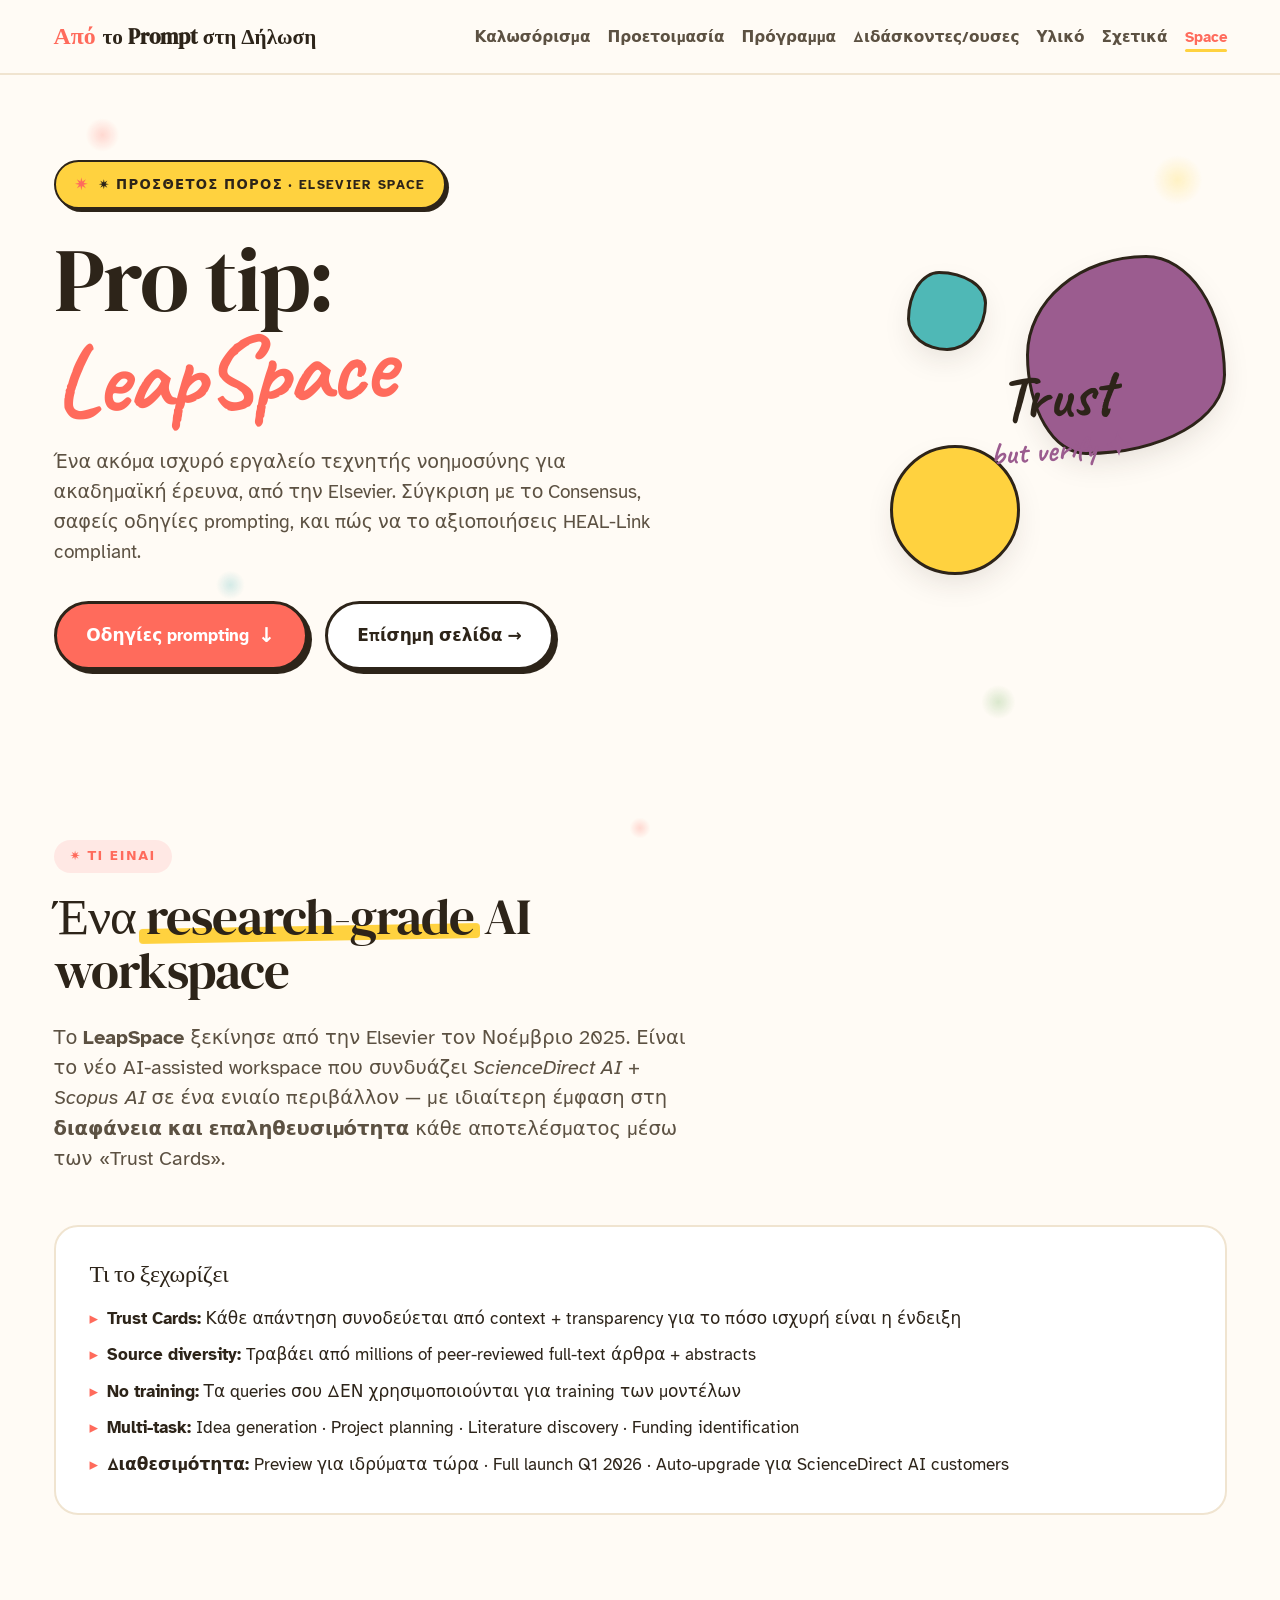
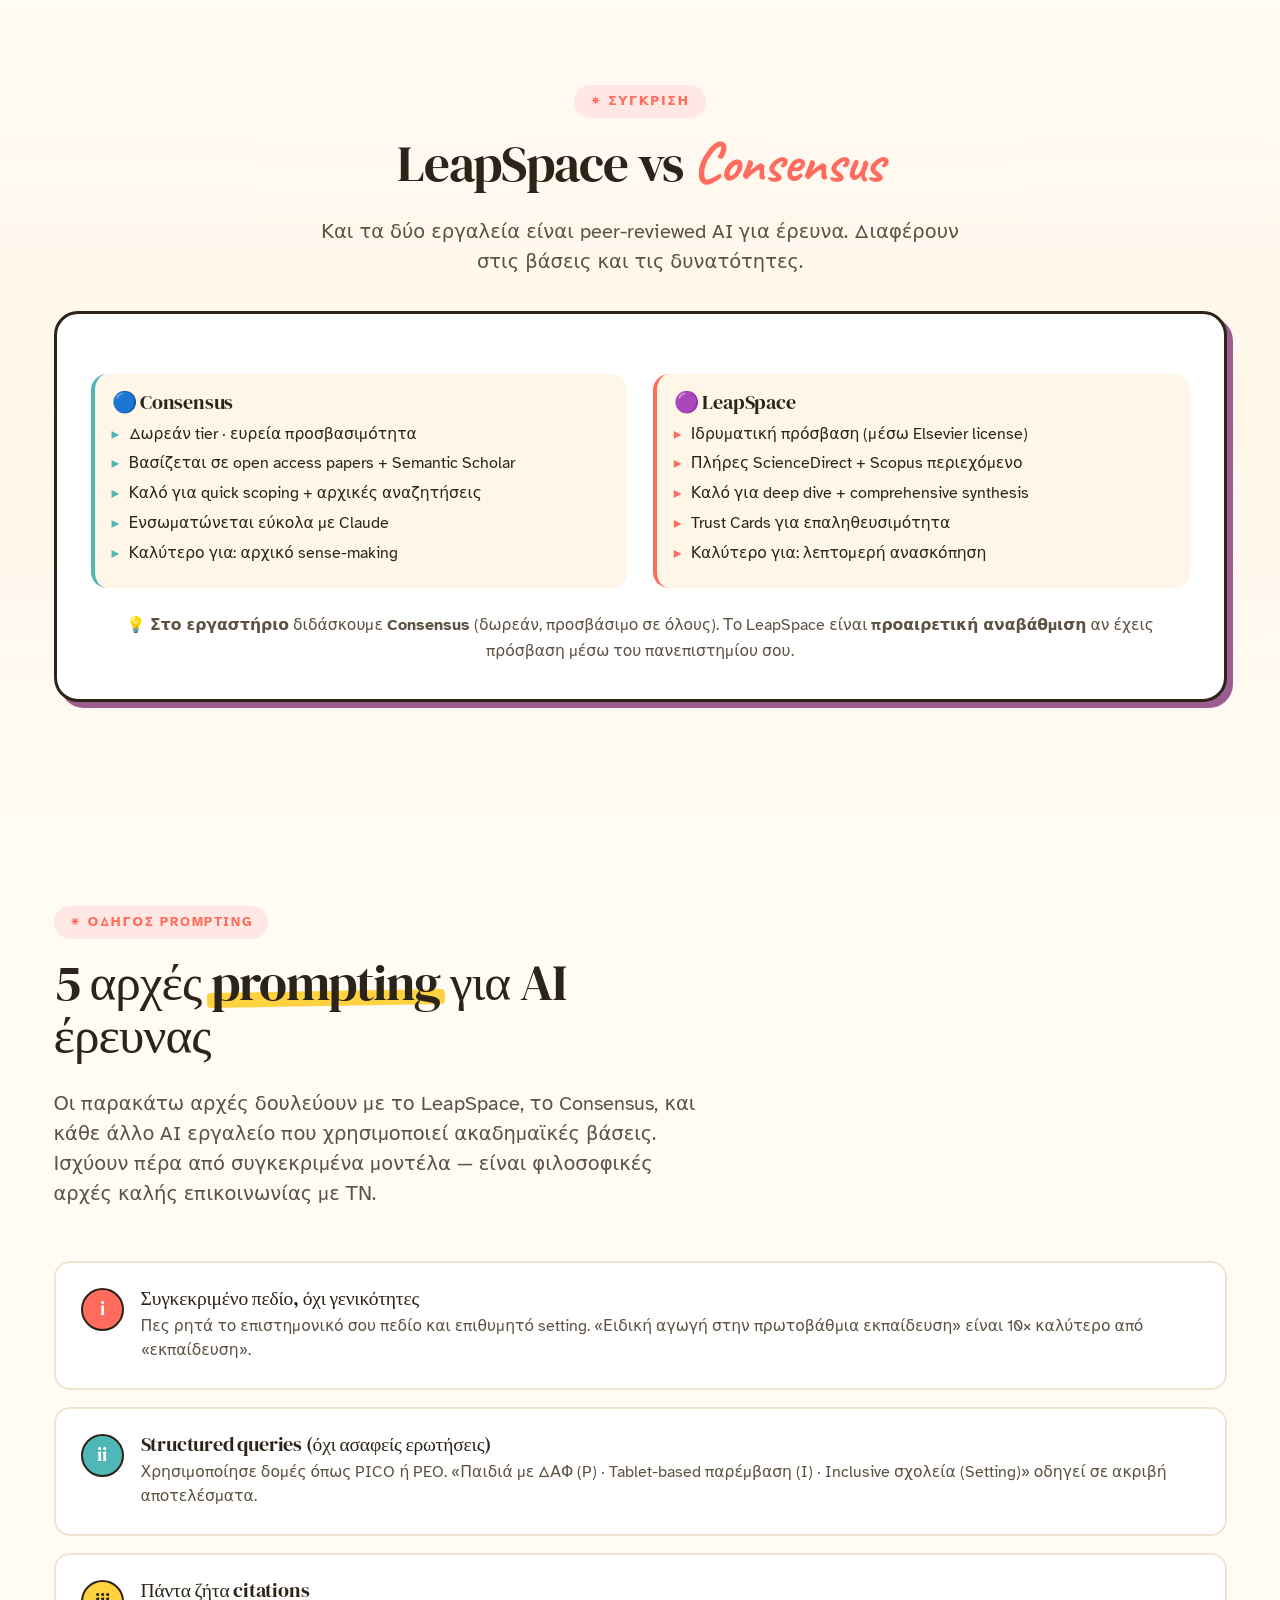
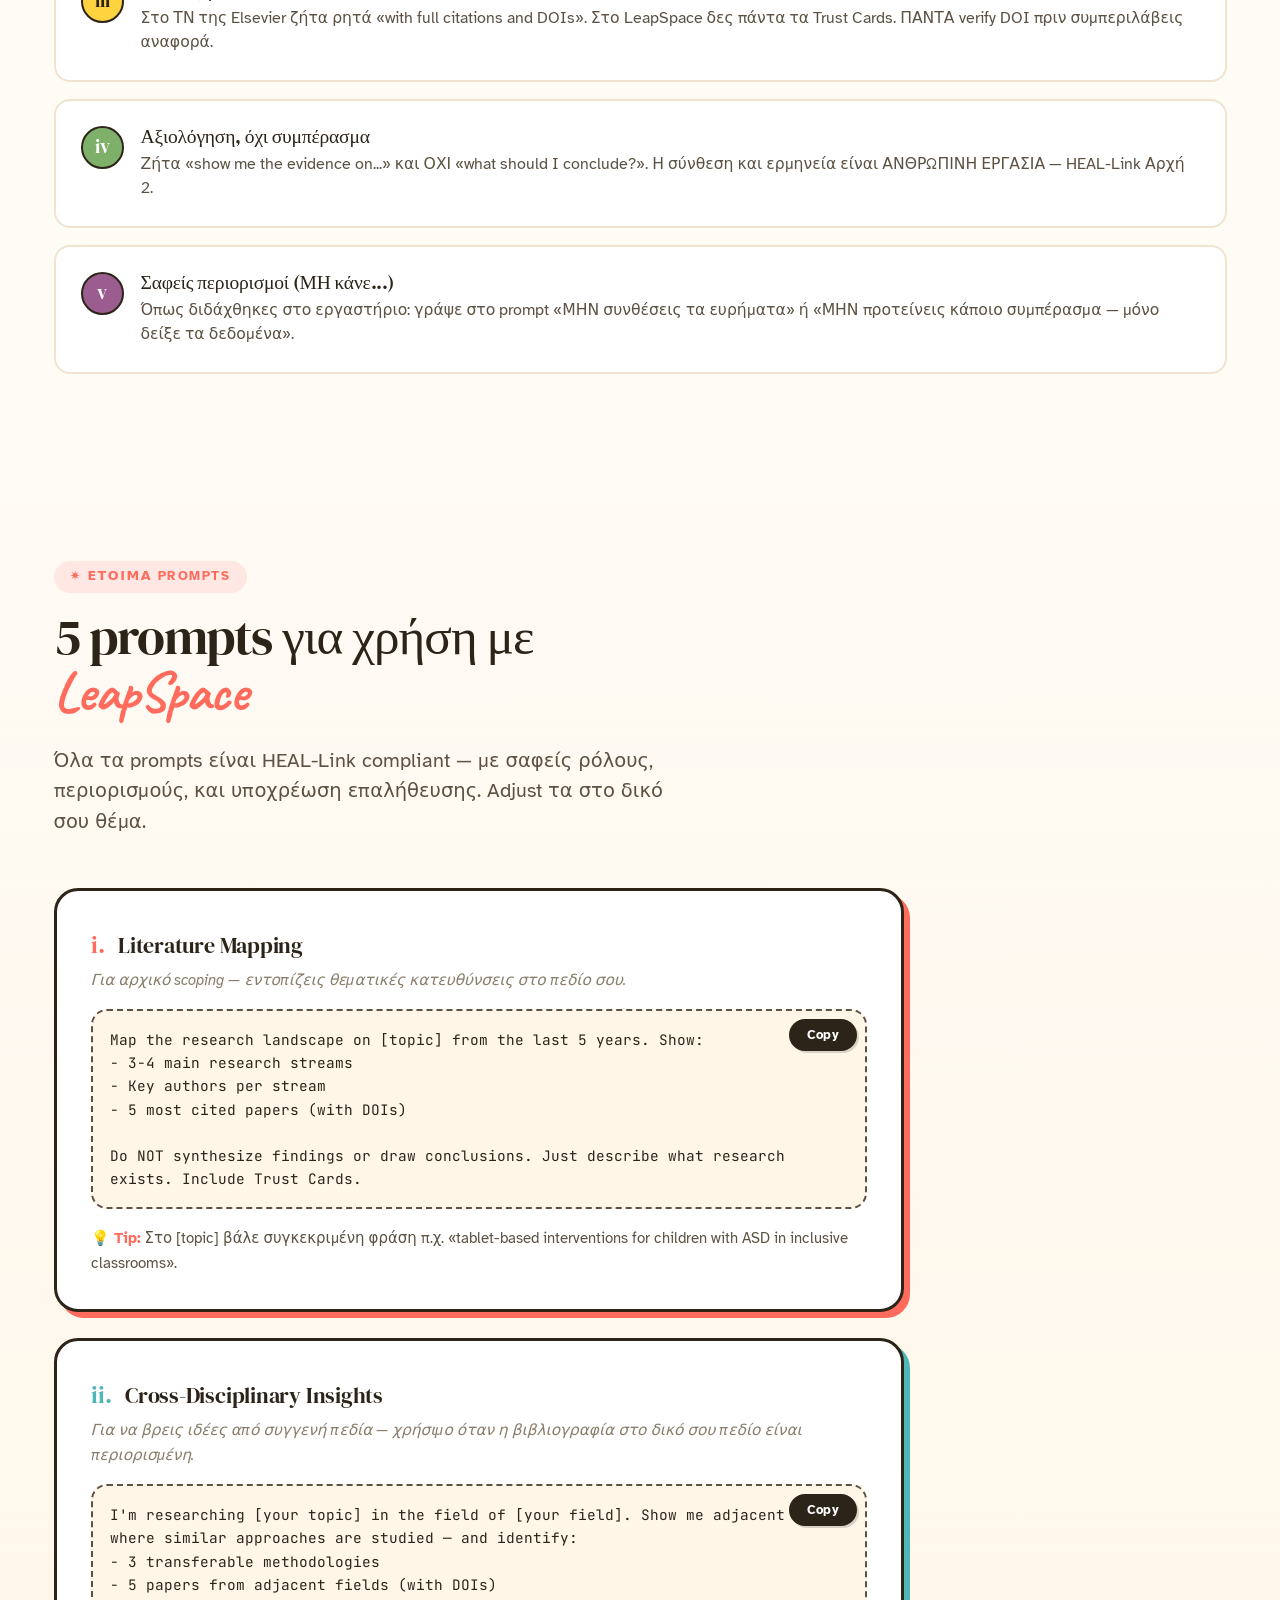
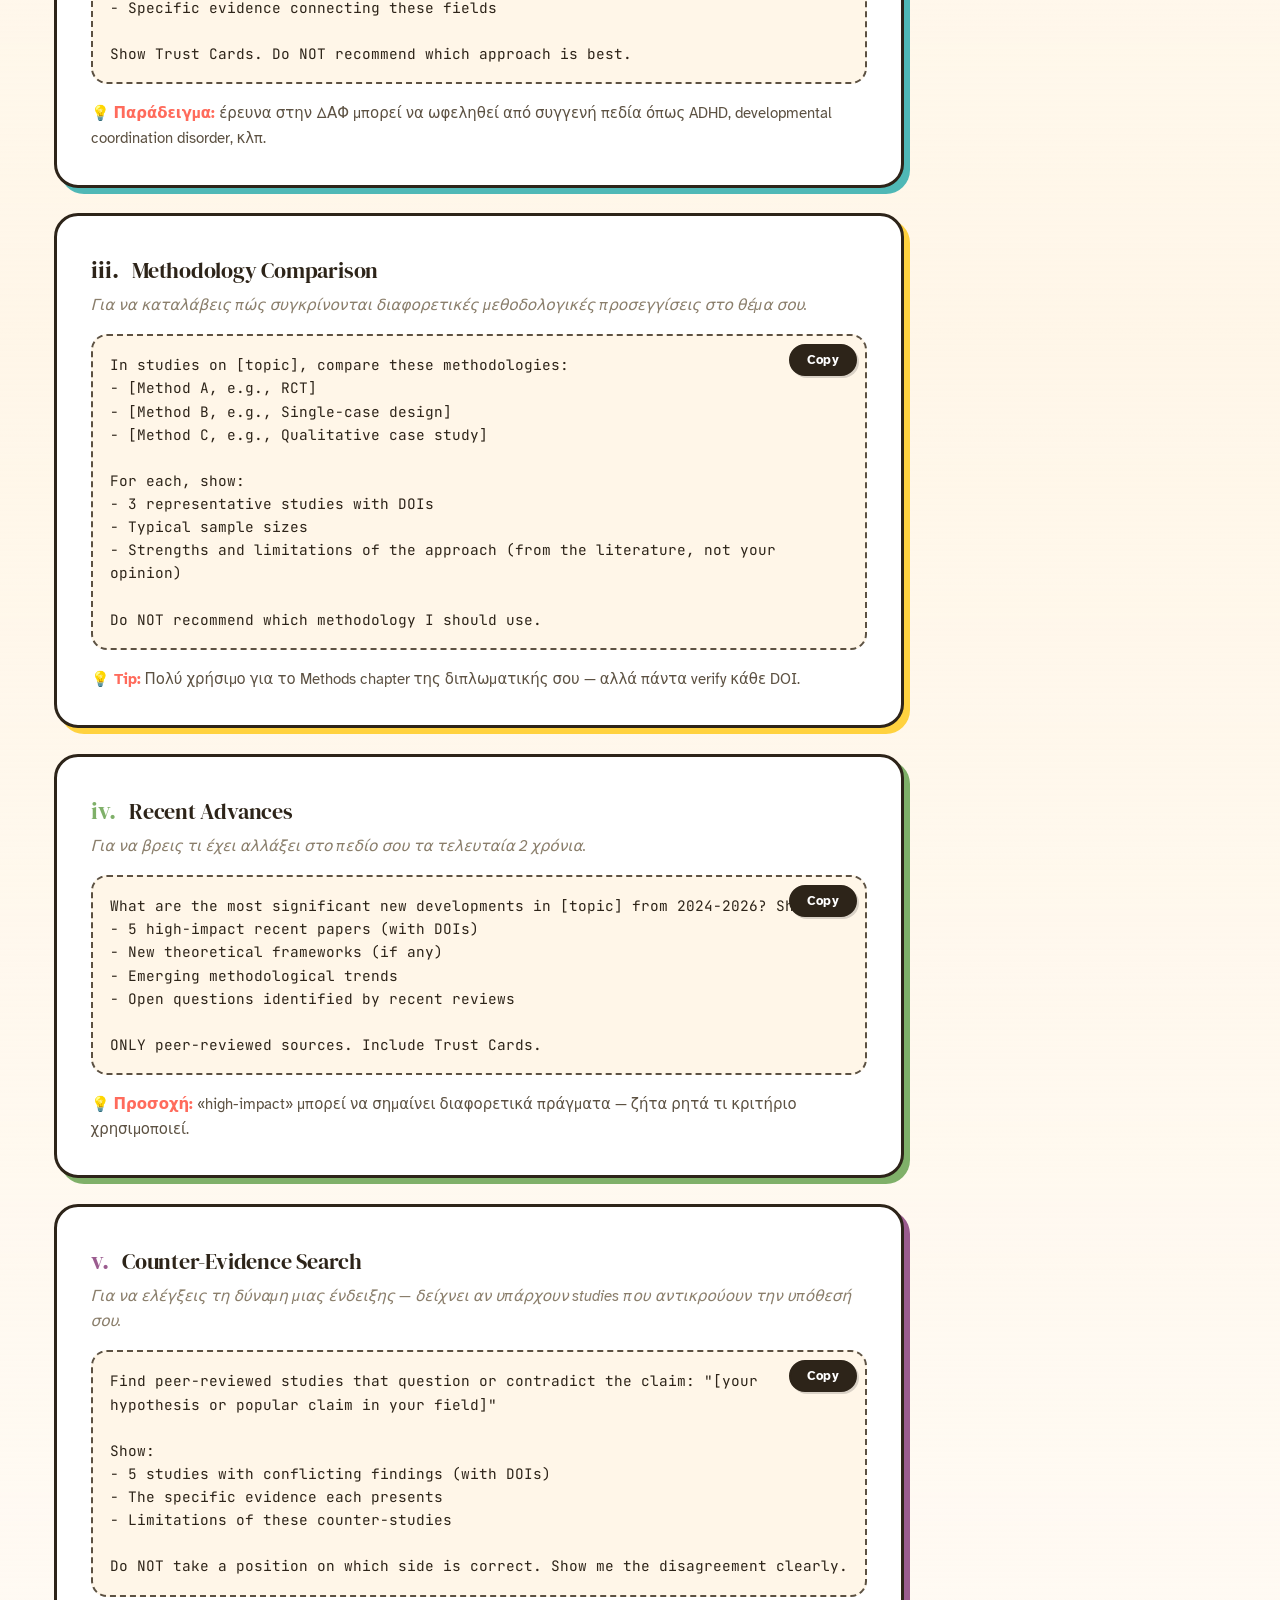
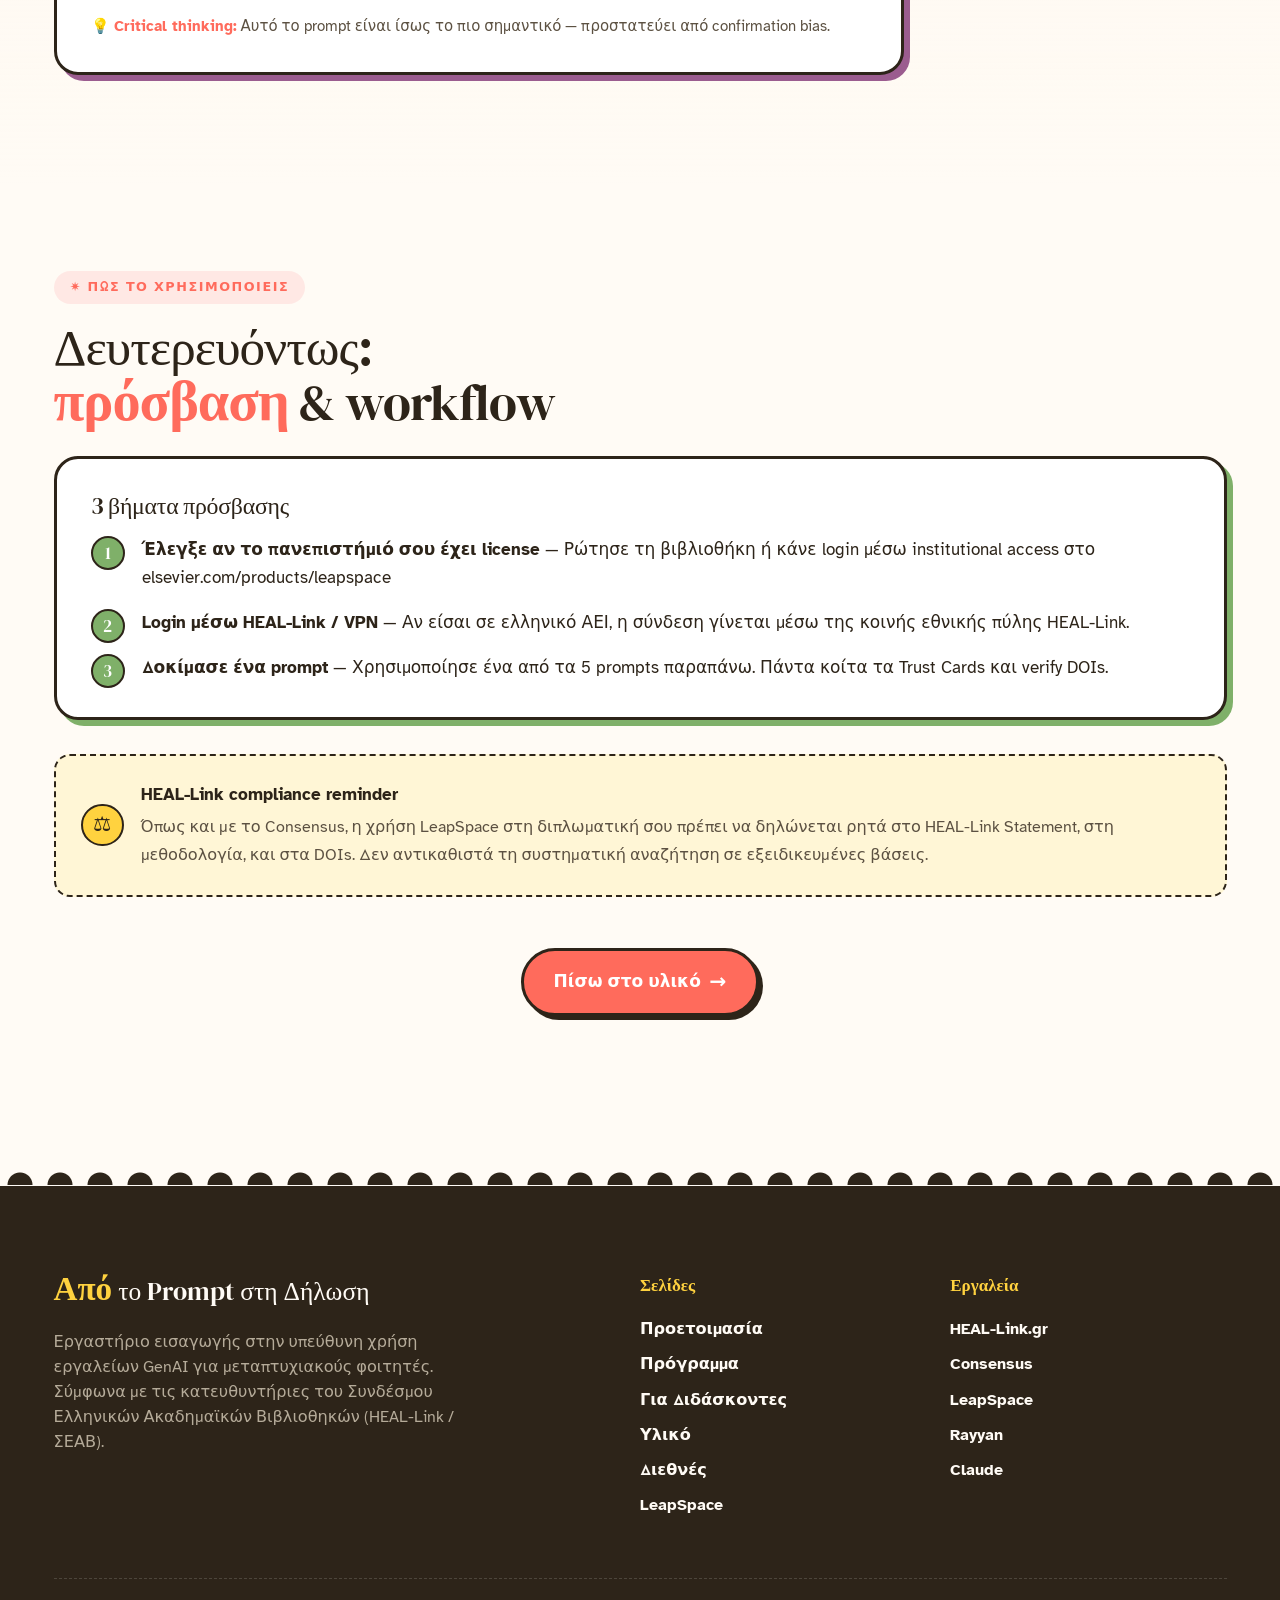
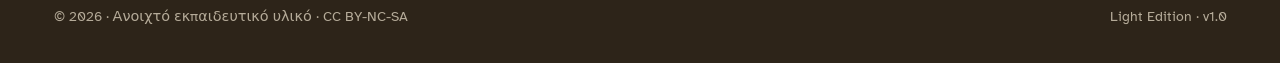
<file: leapspace.html>
<!DOCTYPE html>
<html lang="el">
<head>
  <meta charset="UTF-8">
  <meta name="viewport" content="width=device-width, initial-scale=1.0">
  <title>LeapSpace · Από το Prompt στη Δήλωση</title>
  <meta name="description" content="Πρόσθετος πόρος: το LeapSpace της Elsevier — οδηγίες prompting και πρακτική χρήση για ερευνητική βιβλιογραφία.">
  <link rel="stylesheet" href="assets/style.css">
  <style>
    .prompt-card {
      background: var(--paper-card);
      border: 3px solid var(--ink);
      border-radius: var(--r-lg);
      padding: var(--space-5);
      margin-bottom: var(--space-4);
      box-shadow: 6px 6px 0 var(--coral);
      transition: all 0.3s;
    }
    .prompt-card:nth-of-type(2) { box-shadow: 6px 6px 0 var(--teal); }
    .prompt-card:nth-of-type(3) { box-shadow: 6px 6px 0 var(--sun); }
    .prompt-card:nth-of-type(4) { box-shadow: 6px 6px 0 var(--sage); }
    .prompt-card:nth-of-type(5) { box-shadow: 6px 6px 0 var(--plum); }
    .prompt-card:hover { transform: translate(-2px, -2px); }

    .prompt-num {
      display: inline-block;
      font-family: var(--font-display);
      font-size: 1.4rem;
      color: var(--coral);
      margin-right: var(--space-2);
    }
    .prompt-card:nth-of-type(2) .prompt-num { color: var(--teal); }
    .prompt-card:nth-of-type(3) .prompt-num { color: var(--ink); }
    .prompt-card:nth-of-type(4) .prompt-num { color: var(--sage); }
    .prompt-card:nth-of-type(5) .prompt-num { color: var(--plum); }

    .prompt-title {
      font-family: var(--font-display);
      font-size: 1.3rem;
      line-height: 1.2;
      margin-bottom: var(--space-2);
      display: inline-block;
    }
    .prompt-purpose {
      font-size: 0.9rem;
      color: var(--muted);
      font-style: italic;
      margin-bottom: var(--space-3);
    }
    .prompt-box {
      position: relative;
      background: var(--paper-warm);
      border: 2px dashed var(--ink-soft);
      border-radius: var(--r-md);
      padding: var(--space-3);
      font-family: var(--font-mono);
      font-size: 0.85rem;
      color: var(--ink);
      line-height: 1.6;
      margin-bottom: var(--space-3);
      white-space: pre-wrap;
    }
    .prompt-tip {
      font-size: 0.88rem;
      color: var(--ink-soft);
    }
    .prompt-tip strong {
      color: var(--coral);
    }

    .principle-box {
      background: var(--paper-card);
      border: 2px solid var(--rule);
      border-radius: var(--r-md);
      padding: var(--space-4);
      margin-bottom: var(--space-3);
      display: flex;
      gap: var(--space-3);
      transition: all 0.2s;
    }
    .principle-box:hover {
      border-color: var(--coral);
      transform: translateX(3px);
    }
    .principle-icon {
      flex-shrink: 0;
      width: 2.5rem; height: 2.5rem;
      border-radius: var(--r-full);
      display: grid; place-items: center;
      background: var(--coral);
      color: white;
      font-family: var(--font-display);
      font-size: 1.1rem;
      border: 2px solid var(--ink);
    }
    .principle-box:nth-of-type(2) .principle-icon { background: var(--teal); }
    .principle-box:nth-of-type(3) .principle-icon { background: var(--sun); color: var(--ink); }
    .principle-box:nth-of-type(4) .principle-icon { background: var(--sage); }
    .principle-box:nth-of-type(5) .principle-icon { background: var(--plum); }

    .principle-content h4 {
      font-family: var(--font-display);
      font-size: 1.15rem;
      font-weight: 400;
      margin-bottom: 4px;
    }
    .principle-content p {
      font-size: 0.92rem;
      color: var(--ink-soft);
      line-height: 1.55;
      margin: 0;
    }

    .compare-box {
      background: var(--paper-card);
      border: 3px solid var(--ink);
      border-radius: var(--r-lg);
      padding: var(--space-5);
      margin: var(--space-5) 0;
      box-shadow: 6px 6px 0 var(--plum);
    }
    .compare-grid {
      display: grid;
      grid-template-columns: 1fr;
      gap: var(--space-4);
      margin-top: var(--space-4);
    }
    @media (min-width: 700px) {
      .compare-grid { grid-template-columns: 1fr 1fr; }
    }
    .compare-tool {
      padding: var(--space-3);
      background: var(--paper-warm);
      border-radius: var(--r-md);
      border-left: 4px solid var(--teal);
    }
    .compare-tool:nth-child(2) { border-left-color: var(--coral); }
    .compare-tool h4 {
      font-family: var(--font-display);
      font-size: 1.2rem;
      margin-bottom: var(--space-2);
      font-weight: 400;
    }
    .compare-tool ul {
      list-style: none;
      padding: 0;
      font-size: 0.92rem;
    }
    .compare-tool ul li {
      padding-left: var(--space-3);
      position: relative;
      margin-bottom: 4px;
    }
    .compare-tool ul li::before {
      content: '▸';
      position: absolute;
      left: 0;
      color: var(--teal);
    }
    .compare-tool:nth-child(2) ul li::before { color: var(--coral); }
  </style>
</head>
<body>

<nav class="nav">
  <div class="nav-inner">
    <a href="index.html" class="nav-brand">
      <span class="spark">Από</span> το Prompt στη Δήλωση
    </a>
    <ul class="nav-links">
      <li><a href="index.html">Καλωσόρισμα</a></li>
      <li><a href="prepare.html">Προετοιμασία</a></li>
      <li><a href="agenda.html">Πρόγραμμα</a></li>
      <li><a href="instructor.html">Διδάσκοντες/ουσες</a></li>
      <li><a href="materials.html">Υλικό</a></li>
      <li><a href="about.html">Σχετικά</a></li>
      <li><a href="space.html" class="active">Space</a></li>
    </ul>
  </div>
</nav>

<header class="hero">
  <div class="container">
    <div class="hero-grid">
      <div class="hero-content">
        <div class="eyebrow fade-up">✷ Πρόσθετος πόρος · Elsevier Space</div>
        <h1 class="hero-title fade-up">
          Pro tip:<br>
          <span class="hand">LeapSpace</span>
        </h1>
        <p class="hero-subtitle fade-up">
          Ένα ακόμα ισχυρό εργαλείο τεχνητής νοημοσύνης για ακαδημαϊκή έρευνα, από την Elsevier. Σύγκριση με το Consensus, σαφείς οδηγίες prompting, και πώς να το αξιοποιήσεις HEAL-Link compliant.
        </p>
        <div class="cta-group fade-up">
          <a href="#prompting" class="btn">
            Οδηγίες prompting <span class="arrow">↓</span>
          </a>
          <a href="https://www.sciencedirect.com/leapspace" target="_blank" rel="noopener" class="btn btn-outline">
            Επίσημη σελίδα →
          </a>
        </div>
      </div>
      <div class="hero-illo">
        <div class="hero-shape shape-1" style="background: var(--plum); top: 0; right: 0;"></div>
        <div class="hero-shape shape-2" style="background: var(--sun); bottom: 0; left: 0;"></div>
        <div class="hero-shape shape-3" style="background: var(--teal); top: 5%; left: 5%;"></div>
        <div class="hero-label">
          Trust<br>
          <span>but verify ✦</span>
        </div>
      </div>
    </div>
  </div>
</header>

<section>
  <div class="container">
    <div class="section-eyebrow">✷ Τι είναι</div>
    <h2 class="section-title">Ένα <span class="accent">research-grade</span> AI workspace</h2>
    <p class="section-lead">
      Το <strong>LeapSpace</strong> ξεκίνησε από την Elsevier τον Νοέμβριο 2025. Είναι το νέο AI-assisted workspace που συνδυάζει <em>ScienceDirect AI</em> + <em>Scopus AI</em> σε ένα ενιαίο περιβάλλον — με ιδιαίτερη έμφαση στη <strong>διαφάνεια και επαληθευσιμότητα</strong> κάθε αποτελέσματος μέσω των «Trust Cards».
    </p>

    <div style="background: var(--paper-card); border: 2px solid var(--rule); border-radius: var(--r-lg); padding: var(--space-5); margin-top: var(--space-4);">
      <h3 style="font-family: var(--font-display); font-size: 1.4rem; margin-bottom: var(--space-3);">Τι το ξεχωρίζει</h3>
      <ul style="list-style: none; padding: 0;">
        <li style="padding-left: var(--space-3); position: relative; margin-bottom: var(--space-2);"><span style="position: absolute; left: 0; color: var(--coral); font-weight: 700;">▸</span> <strong>Trust Cards:</strong> Κάθε απάντηση συνοδεύεται από context + transparency για το πόσο ισχυρή είναι η ένδειξη</li>
        <li style="padding-left: var(--space-3); position: relative; margin-bottom: var(--space-2);"><span style="position: absolute; left: 0; color: var(--coral); font-weight: 700;">▸</span> <strong>Source diversity:</strong> Tραβάει από millions of peer-reviewed full-text άρθρα + abstracts</li>
        <li style="padding-left: var(--space-3); position: relative; margin-bottom: var(--space-2);"><span style="position: absolute; left: 0; color: var(--coral); font-weight: 700;">▸</span> <strong>No training:</strong> Τα queries σου ΔΕΝ χρησιμοποιούνται για training των μοντέλων</li>
        <li style="padding-left: var(--space-3); position: relative; margin-bottom: var(--space-2);"><span style="position: absolute; left: 0; color: var(--coral); font-weight: 700;">▸</span> <strong>Multi-task:</strong> Idea generation · Project planning · Literature discovery · Funding identification</li>
        <li style="padding-left: var(--space-3); position: relative;"><span style="position: absolute; left: 0; color: var(--coral); font-weight: 700;">▸</span> <strong>Διαθεσιμότητα:</strong> Preview για ιδρύματα τώρα · Full launch Q1 2026 · Auto-upgrade για ScienceDirect AI customers</li>
      </ul>
    </div>
  </div>
</section>

<section class="glance">
  <div class="container">
    <div class="text-center">
      <div class="section-eyebrow" style="display: inline-block;">✷ Σύγκριση</div>
      <h2 class="section-title" style="margin: 0 auto var(--space-4);">
        LeapSpace vs <span class="hand">Consensus</span>
      </h2>
      <p class="section-lead" style="margin: 0 auto var(--space-4);">
        Και τα δύο εργαλεία είναι peer-reviewed AI για έρευνα. Διαφέρουν στις βάσεις και τις δυνατότητες.
      </p>
    </div>

    <div class="compare-box">
      <div class="compare-grid">
        <div class="compare-tool">
          <h4>🔵 Consensus</h4>
          <ul>
            <li>Δωρεάν tier · ευρεία προσβασιμότητα</li>
            <li>Βασίζεται σε open access papers + Semantic Scholar</li>
            <li>Καλό για quick scoping + αρχικές αναζητήσεις</li>
            <li>Ενσωματώνεται εύκολα με Claude</li>
            <li>Καλύτερο για: αρχικό sense-making</li>
          </ul>
        </div>
        <div class="compare-tool">
          <h4>🟣 LeapSpace</h4>
          <ul>
            <li>Ιδρυματική πρόσβαση (μέσω Elsevier license)</li>
            <li>Πλήρες ScienceDirect + Scopus περιεχόμενο</li>
            <li>Καλό για deep dive + comprehensive synthesis</li>
            <li>Trust Cards για επαληθευσιμότητα</li>
            <li>Καλύτερο για: λεπτομερή ανασκόπηση</li>
          </ul>
        </div>
      </div>
      <p style="margin-top: var(--space-4); text-align: center; font-size: 0.92rem; color: var(--ink-soft);">
        💡 <strong>Στο εργαστήριο</strong> διδάσκουμε <strong>Consensus</strong> (δωρεάν, προσβάσιμο σε όλους). Το LeapSpace είναι <strong>προαιρετική αναβάθμιση</strong> αν έχεις πρόσβαση μέσω του πανεπιστημίου σου.
      </p>
    </div>
  </div>
</section>

<section id="prompting">
  <div class="container">
    <div class="section-eyebrow">✷ Οδηγός prompting</div>
    <h2 class="section-title">5 αρχές <span class="accent">prompting</span> για AI έρευνας</h2>
    <p class="section-lead">
      Οι παρακάτω αρχές δουλεύουν με το LeapSpace, το Consensus, και κάθε άλλο AI εργαλείο που χρησιμοποιεί ακαδημαϊκές βάσεις. Ισχύουν πέρα από συγκεκριμένα μοντέλα — είναι φιλοσοφικές αρχές καλής επικοινωνίας με ΤΝ.
    </p>

    <div style="margin-top: var(--space-5);">

      <div class="principle-box">
        <div class="principle-icon">i</div>
        <div class="principle-content">
          <h4>Συγκεκριμένο πεδίο, όχι γενικότητες</h4>
          <p>Πες ρητά το επιστημονικό σου πεδίο και επιθυμητό setting. «Ειδική αγωγή στην πρωτοβάθμια εκπαίδευση» είναι 10× καλύτερο από «εκπαίδευση».</p>
        </div>
      </div>

      <div class="principle-box">
        <div class="principle-icon">ii</div>
        <div class="principle-content">
          <h4>Structured queries (όχι ασαφείς ερωτήσεις)</h4>
          <p>Χρησιμοποίησε δομές όπως PICO ή PEO. «Παιδιά με ΔΑΦ (P) · Tablet-based παρέμβαση (I) · Inclusive σχολεία (Setting)» οδηγεί σε ακριβή αποτελέσματα.</p>
        </div>
      </div>

      <div class="principle-box">
        <div class="principle-icon">iii</div>
        <div class="principle-content">
          <h4>Πάντα ζήτα citations</h4>
          <p>Στο ΤΝ της Elsevier ζήτα ρητά «with full citations and DOIs». Στο LeapSpace δες πάντα τα Trust Cards. ΠΑΝΤΑ verify DOI πριν συμπεριλάβεις αναφορά.</p>
        </div>
      </div>

      <div class="principle-box">
        <div class="principle-icon">iv</div>
        <div class="principle-content">
          <h4>Αξιολόγηση, όχι συμπέρασμα</h4>
          <p>Ζήτα «show me the evidence on...» και ΟΧΙ «what should I conclude?». Η σύνθεση και ερμηνεία είναι ΑΝΘΡΩΠΙΝΗ ΕΡΓΑΣΙΑ — HEAL-Link Αρχή 2.</p>
        </div>
      </div>

      <div class="principle-box">
        <div class="principle-icon">v</div>
        <div class="principle-content">
          <h4>Σαφείς περιορισμοί (ΜΗ κάνε...)</h4>
          <p>Όπως διδάχθηκες στο εργαστήριο: γράψε στο prompt «ΜΗΝ συνθέσεις τα ευρήματα» ή «ΜΗΝ προτείνεις κάποιο συμπέρασμα — μόνο δείξε τα δεδομένα».</p>
        </div>
      </div>

    </div>
  </div>
</section>

<section class="glance">
  <div class="container">
    <div class="section-eyebrow">✷ Έτοιμα prompts</div>
    <h2 class="section-title">5 prompts για χρήση με <span class="hand">LeapSpace</span></h2>
    <p class="section-lead">
      Όλα τα prompts είναι HEAL-Link compliant — με σαφείς ρόλους, περιορισμούς, και υποχρέωση επαλήθευσης. Adjust τα στο δικό σου θέμα.
    </p>

    <div style="margin-top: var(--space-5); max-width: 50rem;">

      <div class="prompt-card">
        <div>
          <span class="prompt-num">i.</span>
          <h3 class="prompt-title">Literature Mapping</h3>
        </div>
        <div class="prompt-purpose">Για αρχικό scoping — εντοπίζεις θεματικές κατευθύνσεις στο πεδίο σου.</div>
        <div class="prompt-box"><button class="copy-btn" onclick="copyPrompt(this)">Copy</button>Map the research landscape on [topic] from the last 5 years. Show:
- 3-4 main research streams
- Key authors per stream
- 5 most cited papers (with DOIs)

Do NOT synthesize findings or draw conclusions. Just describe what research exists. Include Trust Cards.</div>
        <div class="prompt-tip">💡 <strong>Tip:</strong> Στο [topic] βάλε συγκεκριμένη φράση π.χ. «tablet-based interventions for children with ASD in inclusive classrooms».</div>
      </div>

      <div class="prompt-card">
        <div>
          <span class="prompt-num">ii.</span>
          <h3 class="prompt-title">Cross-Disciplinary Insights</h3>
        </div>
        <div class="prompt-purpose">Για να βρεις ιδέες από συγγενή πεδία — χρήσιμο όταν η βιβλιογραφία στο δικό σου πεδίο είναι περιορισμένη.</div>
        <div class="prompt-box"><button class="copy-btn" onclick="copyPrompt(this)">Copy</button>I'm researching [your topic] in the field of [your field]. Show me adjacent fields where similar approaches are studied — and identify:
- 3 transferable methodologies
- 5 papers from adjacent fields (with DOIs)
- Specific evidence connecting these fields

Show Trust Cards. Do NOT recommend which approach is best.</div>
        <div class="prompt-tip">💡 <strong>Παράδειγμα:</strong> έρευνα στην ΔΑΦ μπορεί να ωφεληθεί από συγγενή πεδία όπως ADHD, developmental coordination disorder, κλπ.</div>
      </div>

      <div class="prompt-card">
        <div>
          <span class="prompt-num">iii.</span>
          <h3 class="prompt-title">Methodology Comparison</h3>
        </div>
        <div class="prompt-purpose">Για να καταλάβεις πώς συγκρίνονται διαφορετικές μεθοδολογικές προσεγγίσεις στο θέμα σου.</div>
        <div class="prompt-box"><button class="copy-btn" onclick="copyPrompt(this)">Copy</button>In studies on [topic], compare these methodologies:
- [Method A, e.g., RCT]
- [Method B, e.g., Single-case design]
- [Method C, e.g., Qualitative case study]

For each, show:
- 3 representative studies with DOIs
- Typical sample sizes
- Strengths and limitations of the approach (from the literature, not your opinion)

Do NOT recommend which methodology I should use.</div>
        <div class="prompt-tip">💡 <strong>Tip:</strong> Πολύ χρήσιμο για το Methods chapter της διπλωματικής σου — αλλά πάντα verify κάθε DOI.</div>
      </div>

      <div class="prompt-card">
        <div>
          <span class="prompt-num">iv.</span>
          <h3 class="prompt-title">Recent Advances</h3>
        </div>
        <div class="prompt-purpose">Για να βρεις τι έχει αλλάξει στο πεδίο σου τα τελευταία 2 χρόνια.</div>
        <div class="prompt-box"><button class="copy-btn" onclick="copyPrompt(this)">Copy</button>What are the most significant new developments in [topic] from 2024-2026? Show:
- 5 high-impact recent papers (with DOIs)
- New theoretical frameworks (if any)
- Emerging methodological trends
- Open questions identified by recent reviews

ONLY peer-reviewed sources. Include Trust Cards.</div>
        <div class="prompt-tip">💡 <strong>Προσοχή:</strong> «high-impact» μπορεί να σημαίνει διαφορετικά πράγματα — ζήτα ρητά τι κριτήριο χρησιμοποιεί.</div>
      </div>

      <div class="prompt-card">
        <div>
          <span class="prompt-num">v.</span>
          <h3 class="prompt-title">Counter-Evidence Search</h3>
        </div>
        <div class="prompt-purpose">Για να ελέγξεις τη δύναμη μιας ένδειξης — δείχνει αν υπάρχουν studies που αντικρούουν την υπόθεσή σου.</div>
        <div class="prompt-box"><button class="copy-btn" onclick="copyPrompt(this)">Copy</button>Find peer-reviewed studies that question or contradict the claim: "[your hypothesis or popular claim in your field]"

Show:
- 5 studies with conflicting findings (with DOIs)
- The specific evidence each presents
- Limitations of these counter-studies

Do NOT take a position on which side is correct. Show me the disagreement clearly.</div>
        <div class="prompt-tip">💡 <strong>Critical thinking:</strong> Αυτό το prompt είναι ίσως το πιο σημαντικό — προστατεύει από confirmation bias.</div>
      </div>

    </div>
  </div>
</section>

<section>
  <div class="container">
    <div class="section-eyebrow">✷ Πώς το χρησιμοποιείς</div>
    <h2 class="section-title">Δευτερευόντως: <span class="hand">πρόσβαση</span> &amp; workflow</h2>

    <div style="background: var(--paper-card); border: 3px solid var(--ink); border-radius: var(--r-lg); padding: var(--space-5); box-shadow: 6px 6px 0 var(--sage); margin-top: var(--space-4);">
      <h3 style="font-family: var(--font-display); font-size: 1.4rem; margin-bottom: var(--space-3);">3 βήματα πρόσβασης</h3>
      <ol style="list-style: none; counter-reset: step; padding: 0;">
        <li style="counter-increment: step; padding-left: 3rem; position: relative; margin-bottom: var(--space-3);">
          <span style="position: absolute; left: 0; top: 0; width: 2rem; height: 2rem; border-radius: var(--r-full); background: var(--sage); color: white; display: grid; place-items: center; font-family: var(--font-display); border: 2px solid var(--ink);">1</span>
          <strong>Έλεγξε αν το πανεπιστήμιό σου έχει license</strong> — Ρώτησε τη βιβλιοθήκη ή κάνε login μέσω institutional access στο elsevier.com/products/leapspace
        </li>
        <li style="counter-increment: step; padding-left: 3rem; position: relative; margin-bottom: var(--space-3);">
          <span style="position: absolute; left: 0; top: 0; width: 2rem; height: 2rem; border-radius: var(--r-full); background: var(--sage); color: white; display: grid; place-items: center; font-family: var(--font-display); border: 2px solid var(--ink);">2</span>
          <strong>Login μέσω HEAL-Link / VPN</strong> — Αν είσαι σε ελληνικό ΑΕΙ, η σύνδεση γίνεται μέσω της κοινής εθνικής πύλης HEAL-Link.
        </li>
        <li style="counter-increment: step; padding-left: 3rem; position: relative;">
          <span style="position: absolute; left: 0; top: 0; width: 2rem; height: 2rem; border-radius: var(--r-full); background: var(--sage); color: white; display: grid; place-items: center; font-family: var(--font-display); border: 2px solid var(--ink);">3</span>
          <strong>Δοκίμασε ένα prompt</strong> — Χρησιμοποίησε ένα από τα 5 prompts παραπάνω. Πάντα κοίτα τα Trust Cards και verify DOIs.
        </li>
      </ol>
    </div>

    <div style="background: var(--sun-bg); border: 2px dashed var(--ink); border-radius: var(--r-md); padding: var(--space-4); margin-top: var(--space-5); display: flex; gap: var(--space-3); align-items: center;">
      <div style="flex-shrink: 0; width: 2.5rem; height: 2.5rem; border-radius: var(--r-full); background: var(--sun); color: var(--ink); display: grid; place-items: center; font-weight: 700; border: 2px solid var(--ink); font-size: 1.2rem;">⚖</div>
      <div>
        <strong style="display: block; margin-bottom: 4px;">HEAL-Link compliance reminder</strong>
        <span style="font-size: 0.95rem; color: var(--ink-soft);">
          Όπως και με το Consensus, η χρήση LeapSpace στη διπλωματική σου πρέπει να δηλώνεται ρητά στο HEAL-Link Statement, στη μεθοδολογία, και στα DOIs. Δεν αντικαθιστά τη συστηματική αναζήτηση σε εξειδικευμένες βάσεις.
        </span>
      </div>
    </div>

    <div style="text-align: center; margin-top: var(--space-6);">
      <a href="materials.html" class="btn">
        Πίσω στο υλικό <span class="arrow">→</span>
      </a>
    </div>
  </div>
</section>

<footer class="footer">
  <div class="container">
    <div class="footer-grid">
      <div>
        <div class="footer-brand">
          <span class="hand">Από</span> το Prompt στη Δήλωση
        </div>
        <p class="footer-text">
          Εργαστήριο εισαγωγής στην υπεύθυνη χρήση εργαλείων GenAI για μεταπτυχιακούς φοιτητές. Σύμφωνα με τις κατευθυντήριες του Συνδέσμου Ελληνικών Ακαδημαϊκών Βιβλιοθηκών (HEAL-Link / ΣΕΑΒ).
        </p>
      </div>
      <div>
        <h5>Σελίδες</h5>
        <ul>
          <li><a href="prepare.html">Προετοιμασία</a></li>
          <li><a href="agenda.html">Πρόγραμμα</a></li>
          <li><a href="instructor.html">Για Διδάσκοντες</a></li>
          <li><a href="materials.html">Υλικό</a></li>
          <li><a href="international.html">Διεθνές</a></li>
      <li><a href="leapspace.html">LeapSpace</a></li>
        </ul>
      </div>
      <div>
        <h5>Εργαλεία</h5>
        <ul>
          <li><a href="https://www.heal-link.gr/" target="_blank" rel="noopener">HEAL-Link.gr</a></li>
          <li><a href="https://consensus.app" target="_blank" rel="noopener">Consensus</a></li>
          <li><a href="https://www.elsevier.com/products/leapspace" target="_blank" rel="noopener">LeapSpace</a></li>
          <li><a href="https://rayyan.ai" target="_blank" rel="noopener">Rayyan</a></li>
          <li><a href="https://claude.ai" target="_blank" rel="noopener">Claude</a></li>
        </ul>
      </div>
    </div>
    <div class="footer-bottom">
      <div>© 2026 · Ανοιχτό εκπαιδευτικό υλικό · CC BY-NC-SA</div>
      <div>Light Edition · v1.0</div>
    </div>
  </div>
</footer>

<script>
function copyPrompt(btn) {
  const box = btn.parentElement;
  const clone = box.cloneNode(true);
  const btnClone = clone.querySelector('.copy-btn');
  if (btnClone) btnClone.remove();
  const text = clone.textContent.trim();

  navigator.clipboard.writeText(text).then(function() {
    btn.textContent = '✓ Copied!';
    btn.classList.add('copied');
    setTimeout(function() {
      btn.textContent = 'Copy';
      btn.classList.remove('copied');
    }, 2000);
  }).catch(function() {
    // Fallback for older browsers
    const textarea = document.createElement('textarea');
    textarea.value = text;
    document.body.appendChild(textarea);
    textarea.select();
    document.execCommand('copy');
    document.body.removeChild(textarea);
    btn.textContent = '✓ Copied!';
    btn.classList.add('copied');
    setTimeout(function() {
      btn.textContent = 'Copy';
      btn.classList.remove('copied');
    }, 2000);
  });
}
</script>

</body>
</html>
</file>
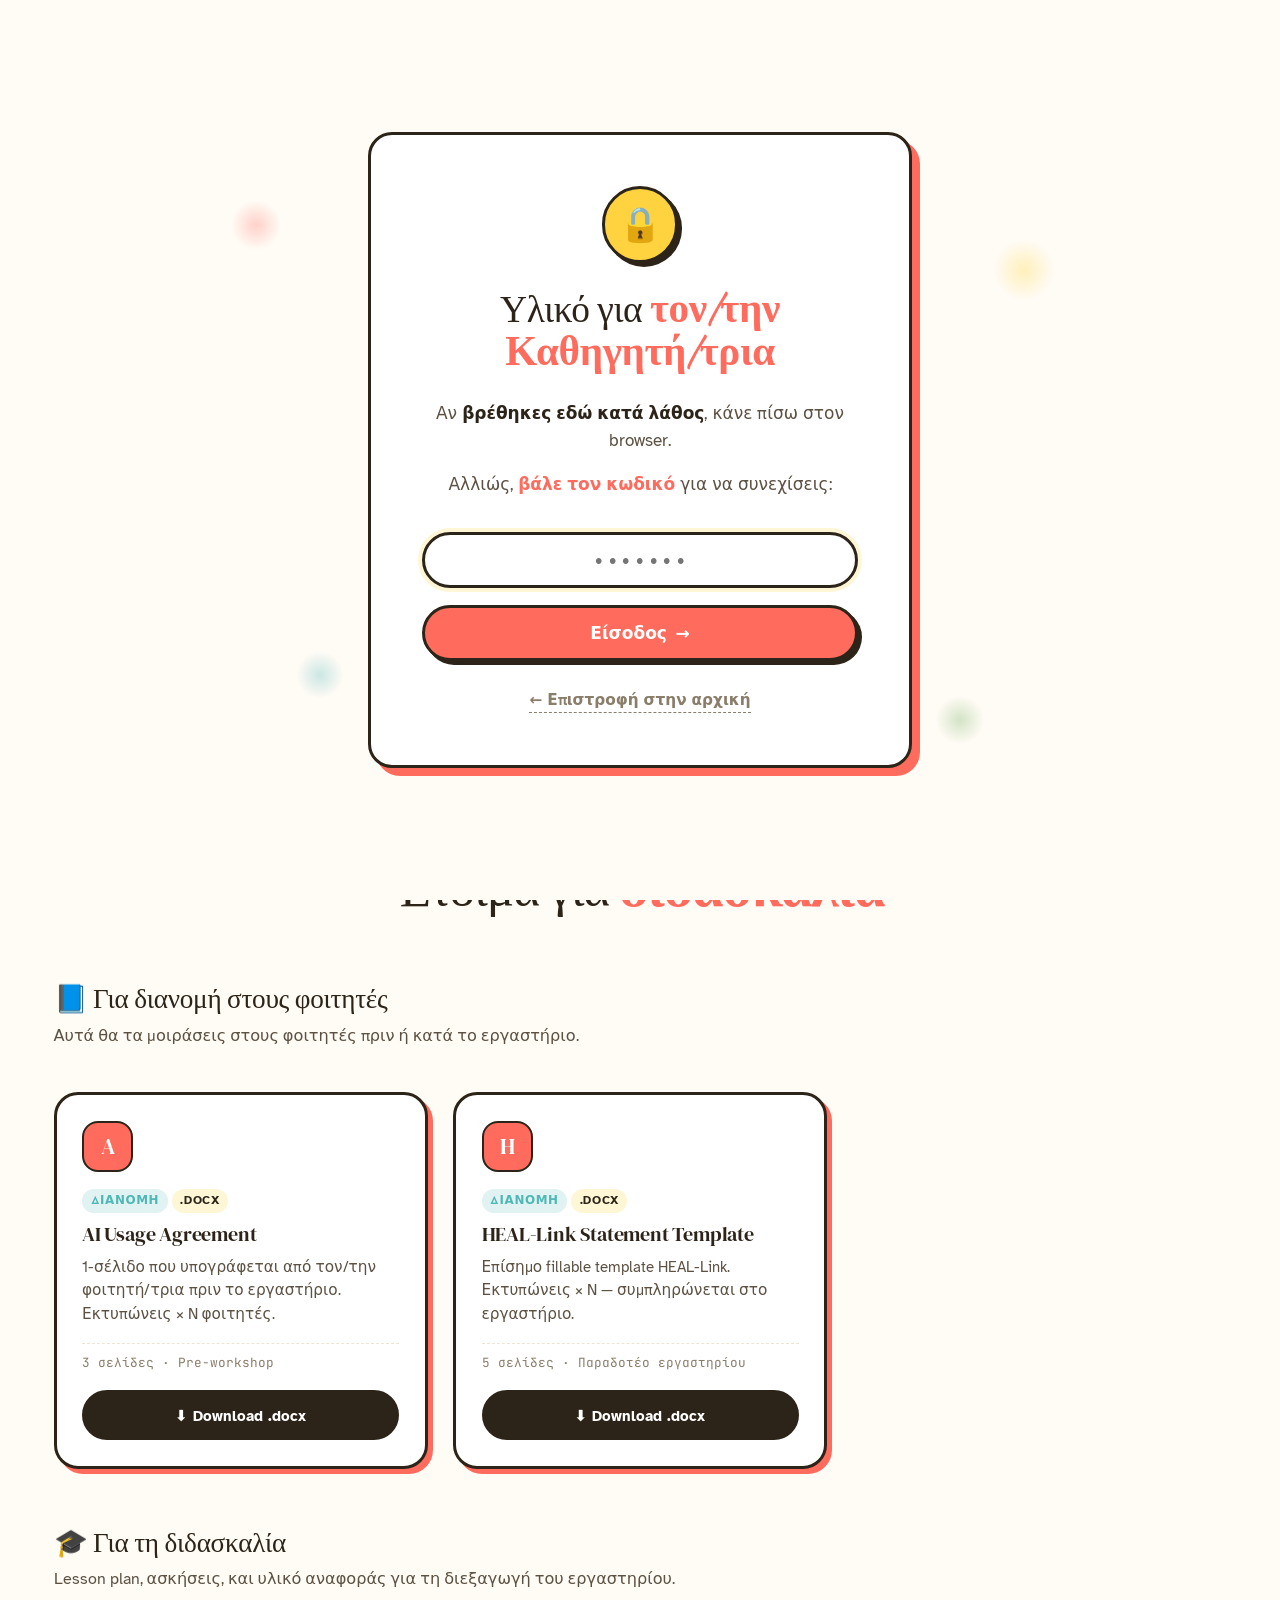
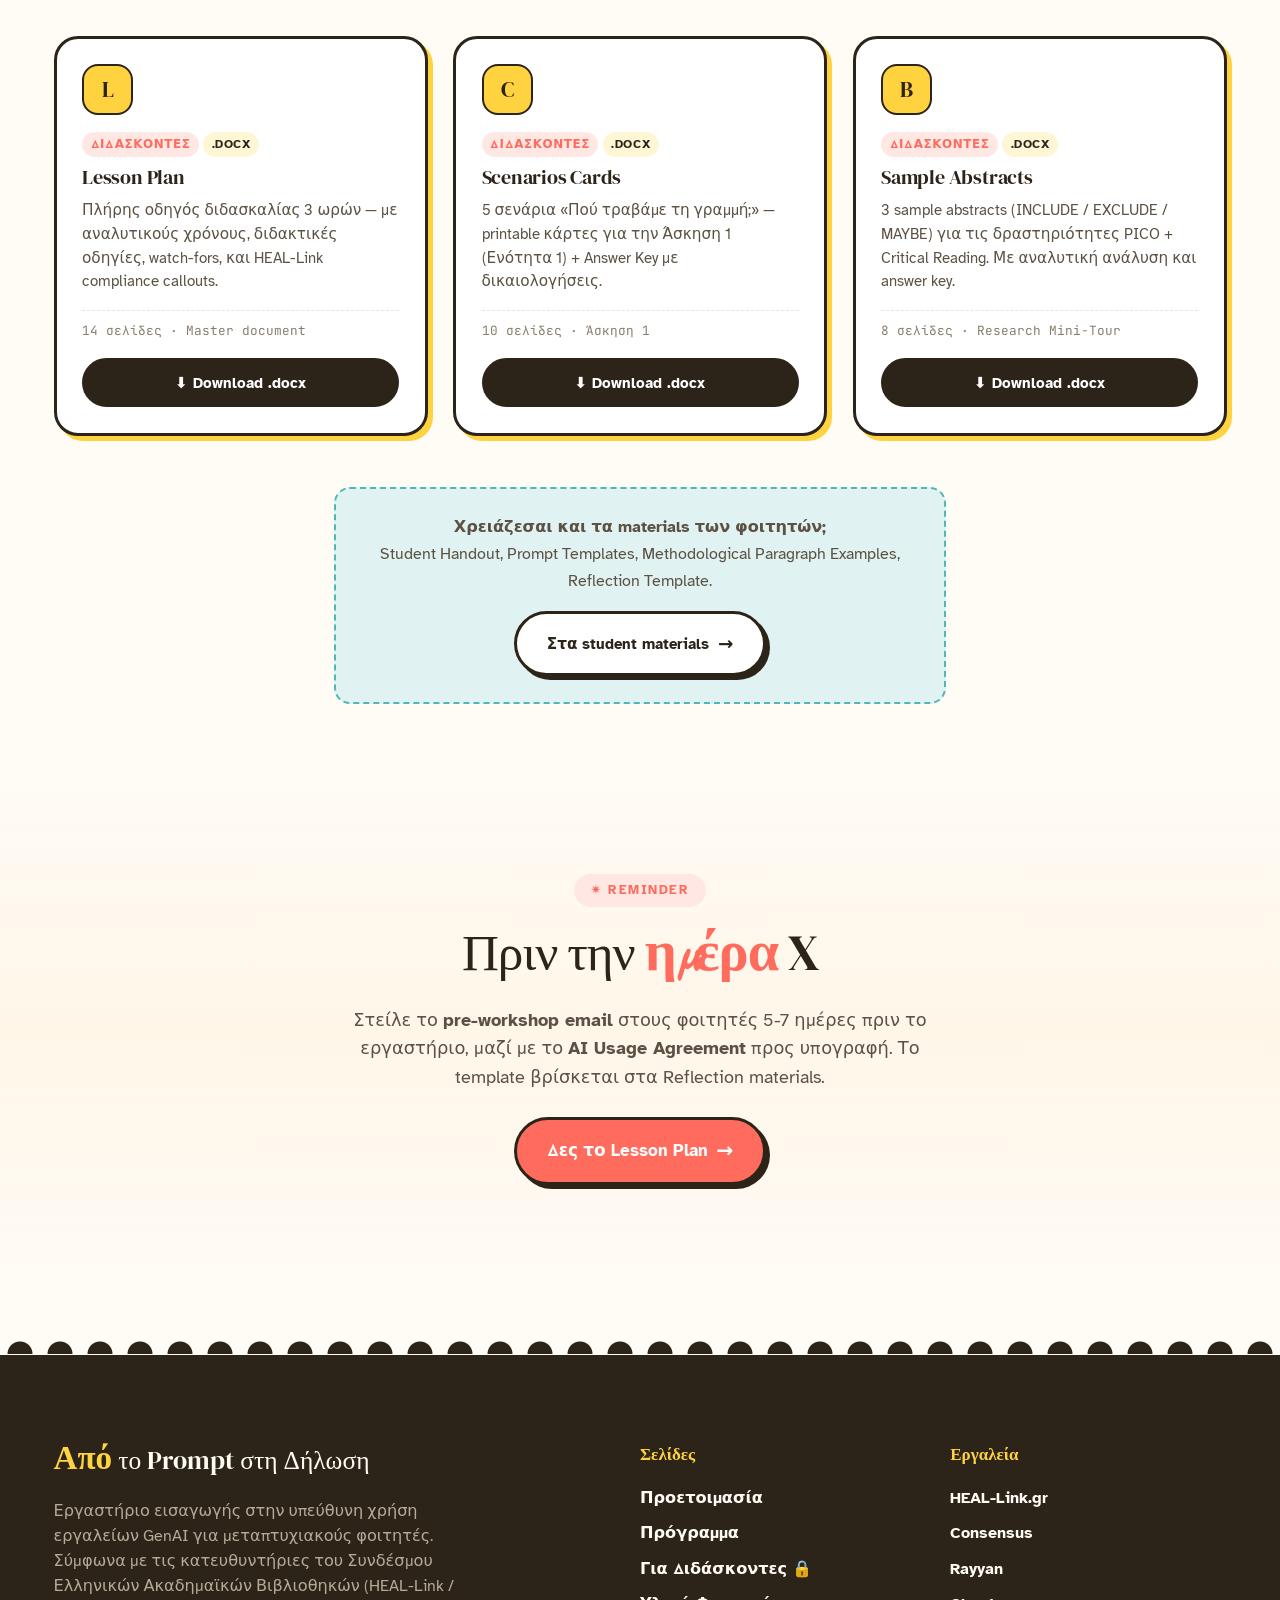
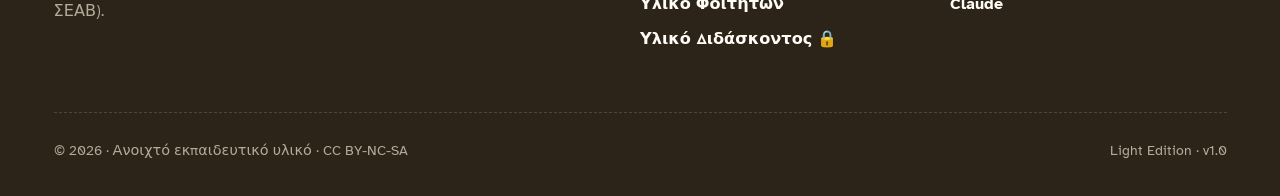
<file: materials-instructors.html>
<!DOCTYPE html>
<html lang="el">
<head>
  <meta charset="UTF-8">
  <meta name="viewport" content="width=device-width, initial-scale=1.0">
  <title>Υλικό Διδάσκοντος/ούσης · Από το Prompt στη Δήλωση</title>
  <meta name="description" content="Προστατευμένο υλικό διδασκαλίας για το τρίωρο εργαστήριο GenAI — Lesson Plan, Scenarios Cards, Sample Abstracts.">
  <link rel="stylesheet" href="assets/style.css">
  <style>
    /* Same styles as materials.html for consistency */
    .filter-tabs {
      display: flex;
      gap: var(--space-2);
      margin-bottom: var(--space-5);
      flex-wrap: wrap;
      justify-content: center;
    }
    .filter-tab {
      padding: 0.5rem 1.2rem;
      font-family: var(--font-body);
      font-size: 0.9rem;
      font-weight: 700;
      background: var(--paper-card);
      color: var(--ink);
      border: 2px solid var(--ink);
      border-radius: var(--r-full);
      cursor: pointer;
      transition: all 0.2s;
      box-shadow: 3px 3px 0 var(--ink);
    }
    .filter-tab.active {
      background: var(--coral);
      color: white;
    }
    .filter-tab:hover:not(.active) {
      background: var(--sun);
    }

    .materials-grid {
      display: grid;
      grid-template-columns: 1fr;
      gap: var(--space-4);
    }
    @media (min-width: 700px) {
      .materials-grid { grid-template-columns: repeat(2, 1fr); }
    }
    @media (min-width: 1100px) {
      .materials-grid { grid-template-columns: repeat(3, 1fr); }
    }

    .material-card {
      background: var(--paper-card);
      border: 3px solid var(--ink);
      border-radius: var(--r-lg);
      padding: var(--space-4);
      display: flex;
      flex-direction: column;
      transition: all 0.3s;
      position: relative;
    }
    .material-card:hover {
      transform: translate(-3px, -3px);
    }

    .material-card[data-color="coral"] { box-shadow: 5px 5px 0 var(--coral); }
    .material-card[data-color="coral"]:hover { box-shadow: 8px 8px 0 var(--coral); }
    .material-card[data-color="teal"] { box-shadow: 5px 5px 0 var(--teal); }
    .material-card[data-color="teal"]:hover { box-shadow: 8px 8px 0 var(--teal); }
    .material-card[data-color="sun"] { box-shadow: 5px 5px 0 var(--sun); }
    .material-card[data-color="sun"]:hover { box-shadow: 8px 8px 0 var(--sun); }
    .material-card[data-color="sage"] { box-shadow: 5px 5px 0 var(--sage); }
    .material-card[data-color="sage"]:hover { box-shadow: 8px 8px 0 var(--sage); }

    .material-icon {
      width: 3rem; height: 3rem;
      border-radius: var(--r-md);
      display: grid; place-items: center;
      font-family: var(--font-display);
      font-size: 1.3rem;
      color: white;
      margin-bottom: var(--space-3);
      border: 2px solid var(--ink);
    }
    .material-card[data-color="coral"] .material-icon { background: var(--coral); }
    .material-card[data-color="teal"] .material-icon { background: var(--teal); }
    .material-card[data-color="sun"] .material-icon { background: var(--sun); color: var(--ink); }
    .material-card[data-color="sage"] .material-icon { background: var(--sage); }

    .material-tags {
      display: flex;
      gap: var(--space-1);
      flex-wrap: wrap;
      margin-bottom: var(--space-2);
    }
    .material-tag {
      font-size: 0.7rem;
      font-weight: 700;
      letter-spacing: 0.05em;
      text-transform: uppercase;
      padding: 0.15rem 0.5rem;
      border-radius: var(--r-full);
      background: var(--paper-warm);
      color: var(--ink-soft);
    }
    .material-tag-student { background: var(--teal-bg); color: var(--teal); }
    .material-tag-instructor { background: var(--coral-bg); color: var(--coral); }
    .material-tag-doc { background: var(--sun-bg); color: var(--ink); }

    .material-title {
      font-family: var(--font-display);
      font-size: 1.2rem;
      font-weight: 400;
      margin-bottom: var(--space-2);
      line-height: 1.2;
    }
    .material-desc {
      font-size: 0.9rem;
      color: var(--ink-soft);
      line-height: 1.55;
      margin-bottom: var(--space-3);
      flex: 1;
    }
    .material-meta {
      font-family: var(--font-mono);
      font-size: 0.75rem;
      color: var(--muted);
      margin-bottom: var(--space-3);
      padding-top: var(--space-2);
      border-top: 1px dashed var(--rule);
    }
    .material-btn {
      display: flex;
      align-items: center;
      justify-content: center;
      gap: var(--space-2);
      padding: 0.6rem 1rem;
      font-family: var(--font-body);
      font-size: 0.9rem;
      font-weight: 700;
      background: var(--ink);
      color: white;
      border: 2px solid var(--ink);
      border-radius: var(--r-full);
      cursor: pointer;
      transition: all 0.2s;
      width: 100%;
      text-align: center;
      background-image: none;
    }
    .material-btn:hover {
      background: var(--coral);
      color: white;
    }

    .category-header {
      grid-column: 1 / -1;
      margin: var(--space-5) 0 var(--space-3);
    }
    .category-header h3 {
      font-family: var(--font-display);
      font-size: 1.6rem;
      margin-bottom: var(--space-2);
    }
    .category-header p {
      font-size: 0.95rem;
      color: var(--ink-soft);
      margin: 0;
    }
  </style>
</head>
<body>

<!-- ════════════════════════════════════════════════════════ -->
<!-- 🔒 PASSWORD GATE — ΑΛΛΑΞΕ ΤΟΝ ΚΩΔΙΚΟ ΣΤΗΝ ΓΡΑΜΜΗ 197      -->
<!-- ════════════════════════════════════════════════════════ -->
<div id="password-gate">
  <div class="gate-card">
    <div class="gate-icon">🔒</div>
    <h1 class="gate-title">
      Υλικό για <span class="hand">τον/την Καθηγητή/τρια</span>
    </h1>
    <p class="gate-msg">
      Αν <em>βρέθηκες εδώ κατά λάθος</em>, κάνε πίσω στον browser.
    </p>
    <p class="gate-msg">
      Αλλιώς, <strong>βάλε τον κωδικό</strong> για να συνεχίσεις:
    </p>
    <div class="gate-form">
      <input type="password" id="gate-password" class="gate-input" placeholder="• • • • • • •" autocomplete="off">
      <button onclick="checkPassword()" class="gate-btn">
        Είσοδος <span class="arrow">→</span>
      </button>
      <p id="gate-error" class="gate-error">
        Λάθος κωδικός. Δοκίμασε ξανά ή επικοινώνησε με τον διοργανωτή.
      </p>
    </div>
    <a href="index.html" class="gate-back">← Επιστροφή στην αρχική</a>
  </div>
</div>

<script>
  // ════════════════════════════════════════════════════════
  // 🔑 ΑΛΛΑΞΕ ΤΟΝ ΚΩΔΙΚΟ ΕΔΩ — ΤΟΝ ΙΔΙΟ ΟΠΩΣ ΣΤΟ instructor.html:
  const INSTRUCTOR_PASSWORD = "diadaskontes2026";
  // ════════════════════════════════════════════════════════

  // Use same session key as instructor.html for shared unlock
  if (sessionStorage.getItem('instructor_unlocked') === 'yes') {
    document.getElementById('password-gate').style.display = 'none';
  } else {
    document.body.classList.add('gate-locked');
  }

  function checkPassword() {
    const input = document.getElementById('gate-password').value;
    const error = document.getElementById('gate-error');
    if (input === INSTRUCTOR_PASSWORD) {
      document.getElementById('password-gate').style.display = 'none';
      document.body.classList.remove('gate-locked');
      sessionStorage.setItem('instructor_unlocked', 'yes');
    } else {
      error.classList.add('show');
      document.getElementById('gate-password').value = '';
      setTimeout(() => error.classList.remove('show'), 3000);
    }
  }

  document.getElementById('gate-password').addEventListener('keypress', function(e) {
    if (e.key === 'Enter') {
      e.preventDefault();
      checkPassword();
    }
  });

  document.getElementById('gate-password').focus();
</script>

<nav class="nav">
  <div class="nav-inner">
    <a href="index.html" class="nav-brand">
      <span class="spark">Από</span> το Prompt στη Δήλωση
    </a>
    <ul class="nav-links">
      <li><a href="index.html">Καλωσόρισμα</a></li>
      <li><a href="prepare.html">Προετοιμασία</a></li>
      <li><a href="agenda.html">Πρόγραμμα</a></li>
      <li><a href="instructor.html">Για Διδάσκοντες</a></li>
      <li><a href="materials.html" class="active">Υλικό</a></li>
      <li><a href="about.html">Σχετικά</a></li>
      <li><a href="international.html">Διεθνές</a></li>
      <li><a href="leapspace.html">LeapSpace</a></li>
    </ul>
  </div>
</nav>

<header class="hero">
  <div class="container">
    <div class="hero-grid">
      <div class="hero-content">
        <div class="eyebrow fade-up">🔒 Υλικό Διδάσκοντος · Protected</div>
        <h1 class="hero-title fade-up">
          Υλικό<br>
          <span class="hand">διδασκαλίας</span>
        </h1>
        <p class="hero-subtitle fade-up">
          5 αρχεία για την προετοιμασία και διεξαγωγή του εργαστηρίου: Lesson Plan, Scenarios Cards, Sample Abstracts, και τα κοινά Agreement + Statement που θα διανείμεις.
        </p>
        <div class="cta-group fade-up">
          <a href="#all-materials" class="btn">
            Δες όλο το υλικό <span class="arrow">↓</span>
          </a>
          <a href="instructor.html" class="btn btn-outline">
            Πίσω στο Lesson Plan
          </a>
        </div>
      </div>
      <div class="hero-illo">
        <div class="hero-shape shape-1" style="background: var(--sun); top: 0; right: 0;"></div>
        <div class="hero-shape shape-2" style="background: var(--coral); bottom: 0; left: 0;"></div>
        <div class="hero-shape shape-3" style="background: var(--sage); top: 5%; left: 5%;"></div>
        <div class="hero-label">
          5 files<br>
          <span>for you only ✦</span>
        </div>
      </div>
    </div>
  </div>
</header>

<section id="all-materials">
  <div class="container">
    <div class="text-center">
      <div class="section-eyebrow" style="display: inline-block;">✷ Όλα τα materials</div>
      <h2 class="section-title" style="margin: 0 auto var(--space-5);">
        Έτοιμα για <span class="hand">διδασκαλία</span>
      </h2>
    </div>

    <div class="materials-grid">

      <div class="category-header">
        <h3>📘 Για διανομή στους φοιτητές</h3>
        <p>Αυτά θα τα μοιράσεις στους φοιτητές πριν ή κατά το εργαστήριο.</p>
      </div>

      <article class="material-card" data-color="coral">
        <div class="material-icon">A</div>
        <div class="material-tags">
          <span class="material-tag material-tag-student">Διανομή</span>
          <span class="material-tag material-tag-doc">.docx</span>
        </div>
        <h4 class="material-title">AI Usage Agreement</h4>
        <p class="material-desc">1-σέλιδο που υπογράφεται από τον/την φοιτητή/τρια πριν το εργαστήριο. Εκτυπώνεις × N φοιτητές.</p>
        <div class="material-meta">3 σελίδες · Pre-workshop</div>
        <a href="downloads/03_AI_Usage_Agreement.docx" class="material-btn" download>
          ⬇ Download .docx
        </a>
      </article>

      <article class="material-card" data-color="coral">
        <div class="material-icon">H</div>
        <div class="material-tags">
          <span class="material-tag material-tag-student">Διανομή</span>
          <span class="material-tag material-tag-doc">.docx</span>
        </div>
        <h4 class="material-title">HEAL-Link Statement Template</h4>
        <p class="material-desc">Επίσημο fillable template HEAL-Link. Εκτυπώνεις × N — συμπληρώνεται στο εργαστήριο.</p>
        <div class="material-meta">5 σελίδες · Παραδοτέο εργαστηρίου</div>
        <a href="downloads/04_HEAL_Link_Statement_Template.docx" class="material-btn" download>
          ⬇ Download .docx
        </a>
      </article>

      <div class="category-header">
        <h3>🎓 Για τη διδασκαλία</h3>
        <p>Lesson plan, ασκήσεις, και υλικό αναφοράς για τη διεξαγωγή του εργαστηρίου.</p>
      </div>

      <article class="material-card" data-color="sun">
        <div class="material-icon">L</div>
        <div class="material-tags">
          <span class="material-tag material-tag-instructor">Διδάσκοντες</span>
          <span class="material-tag material-tag-doc">.docx</span>
        </div>
        <h4 class="material-title">Lesson Plan</h4>
        <p class="material-desc">Πλήρης οδηγός διδασκαλίας 3 ωρών — με αναλυτικούς χρόνους, διδακτικές οδηγίες, watch-fors, και HEAL-Link compliance callouts.</p>
        <div class="material-meta">14 σελίδες · Master document</div>
        <a href="downloads/LIGHT_01_Lesson_Plan.docx" class="material-btn" download>
          ⬇ Download .docx
        </a>
      </article>

      <article class="material-card" data-color="sun">
        <div class="material-icon">C</div>
        <div class="material-tags">
          <span class="material-tag material-tag-instructor">Διδάσκοντες</span>
          <span class="material-tag material-tag-doc">.docx</span>
        </div>
        <h4 class="material-title">Scenarios Cards</h4>
        <p class="material-desc">5 σενάρια «Πού τραβάμε τη γραμμή;» — printable κάρτες για την Άσκηση 1 (Ενότητα 1) + Answer Key με δικαιολογήσεις.</p>
        <div class="material-meta">10 σελίδες · Άσκηση 1</div>
        <a href="downloads/LIGHT_03_Scenarios_Cards.docx" class="material-btn" download>
          ⬇ Download .docx
        </a>
      </article>

      <article class="material-card" data-color="sun">
        <div class="material-icon">B</div>
        <div class="material-tags">
          <span class="material-tag material-tag-instructor">Διδάσκοντες</span>
          <span class="material-tag material-tag-doc">.docx</span>
        </div>
        <h4 class="material-title">Sample Abstracts</h4>
        <p class="material-desc">3 sample abstracts (INCLUDE / EXCLUDE / MAYBE) για τις δραστηριότητες PICO + Critical Reading. Με αναλυτική ανάλυση και answer key.</p>
        <div class="material-meta">8 σελίδες · Research Mini-Tour</div>
        <a href="downloads/LIGHT_04_Sample_Abstracts.docx" class="material-btn" download>
          ⬇ Download .docx
        </a>
      </article>

    </div>

    <div style="max-width: 36rem; margin: var(--space-6) auto 0; padding: var(--space-4); background: var(--teal-bg); border: 2px dashed var(--teal); border-radius: var(--r-md); text-align: center;">
      <p style="margin-bottom: var(--space-3); color: var(--ink-soft); font-size: 0.95rem;">
        <strong>Χρειάζεσαι και τα materials των φοιτητών;</strong><br>
        Student Handout, Prompt Templates, Methodological Paragraph Examples, Reflection Template.
      </p>
      <a href="materials.html" class="btn btn-outline" style="font-size: 0.9rem;">
        Στα student materials <span class="arrow">→</span>
      </a>
    </div>
  </div>
</section>

<section class="glance">
  <div class="container">
    <div class="text-center" style="max-width: 36rem; margin: 0 auto;">
      <div class="section-eyebrow" style="display: inline-block;">✷ Reminder</div>
      <h2 class="section-title" style="margin: 0 auto var(--space-4);">
        Πριν την <span class="hand">ημέρα</span> X
      </h2>
      <p style="font-size: 1.05rem; color: var(--ink-soft); line-height: 1.6; margin-bottom: var(--space-4);">
        Στείλε το <strong>pre-workshop email</strong> στους φοιτητές 5-7 ημέρες πριν το εργαστήριο, μαζί με το <strong>AI Usage Agreement</strong> προς υπογραφή. Το template βρίσκεται στα Reflection materials.
      </p>
      <a href="instructor.html" class="btn">
        Δες το Lesson Plan <span class="arrow">→</span>
      </a>
    </div>
  </div>
</section>

<footer class="footer">
  <div class="container">
    <div class="footer-grid">
      <div>
        <div class="footer-brand">
          <span class="hand">Από</span> το Prompt στη Δήλωση
        </div>
        <p class="footer-text">
          Εργαστήριο εισαγωγής στην υπεύθυνη χρήση εργαλείων GenAI για μεταπτυχιακούς φοιτητές. Σύμφωνα με τις κατευθυντήριες του Συνδέσμου Ελληνικών Ακαδημαϊκών Βιβλιοθηκών (HEAL-Link / ΣΕΑΒ).
        </p>
      </div>
      <div>
        <h5>Σελίδες</h5>
        <ul>
          <li><a href="prepare.html">Προετοιμασία</a></li>
          <li><a href="agenda.html">Πρόγραμμα</a></li>
          <li><a href="instructor.html">Για Διδάσκοντες 🔒</a></li>
          <li><a href="materials.html">Υλικό Φοιτητών</a></li>
          <li><a href="materials-instructors.html">Υλικό Διδάσκοντος 🔒</a></li>
        </ul>
      </div>
      <div>
        <h5>Εργαλεία</h5>
        <ul>
          <li><a href="https://www.heal-link.gr/" target="_blank" rel="noopener">HEAL-Link.gr</a></li>
          <li><a href="https://consensus.app" target="_blank" rel="noopener">Consensus</a></li>
          <li><a href="https://rayyan.ai" target="_blank" rel="noopener">Rayyan</a></li>
          <li><a href="https://claude.ai" target="_blank" rel="noopener">Claude</a></li>
        </ul>
      </div>
    </div>
    <div class="footer-bottom">
      <div>© 2026 · Ανοιχτό εκπαιδευτικό υλικό · CC BY-NC-SA</div>
      <div>Light Edition · v1.0</div>
    </div>
  </div>
</footer>

</body>
</html>
</file>
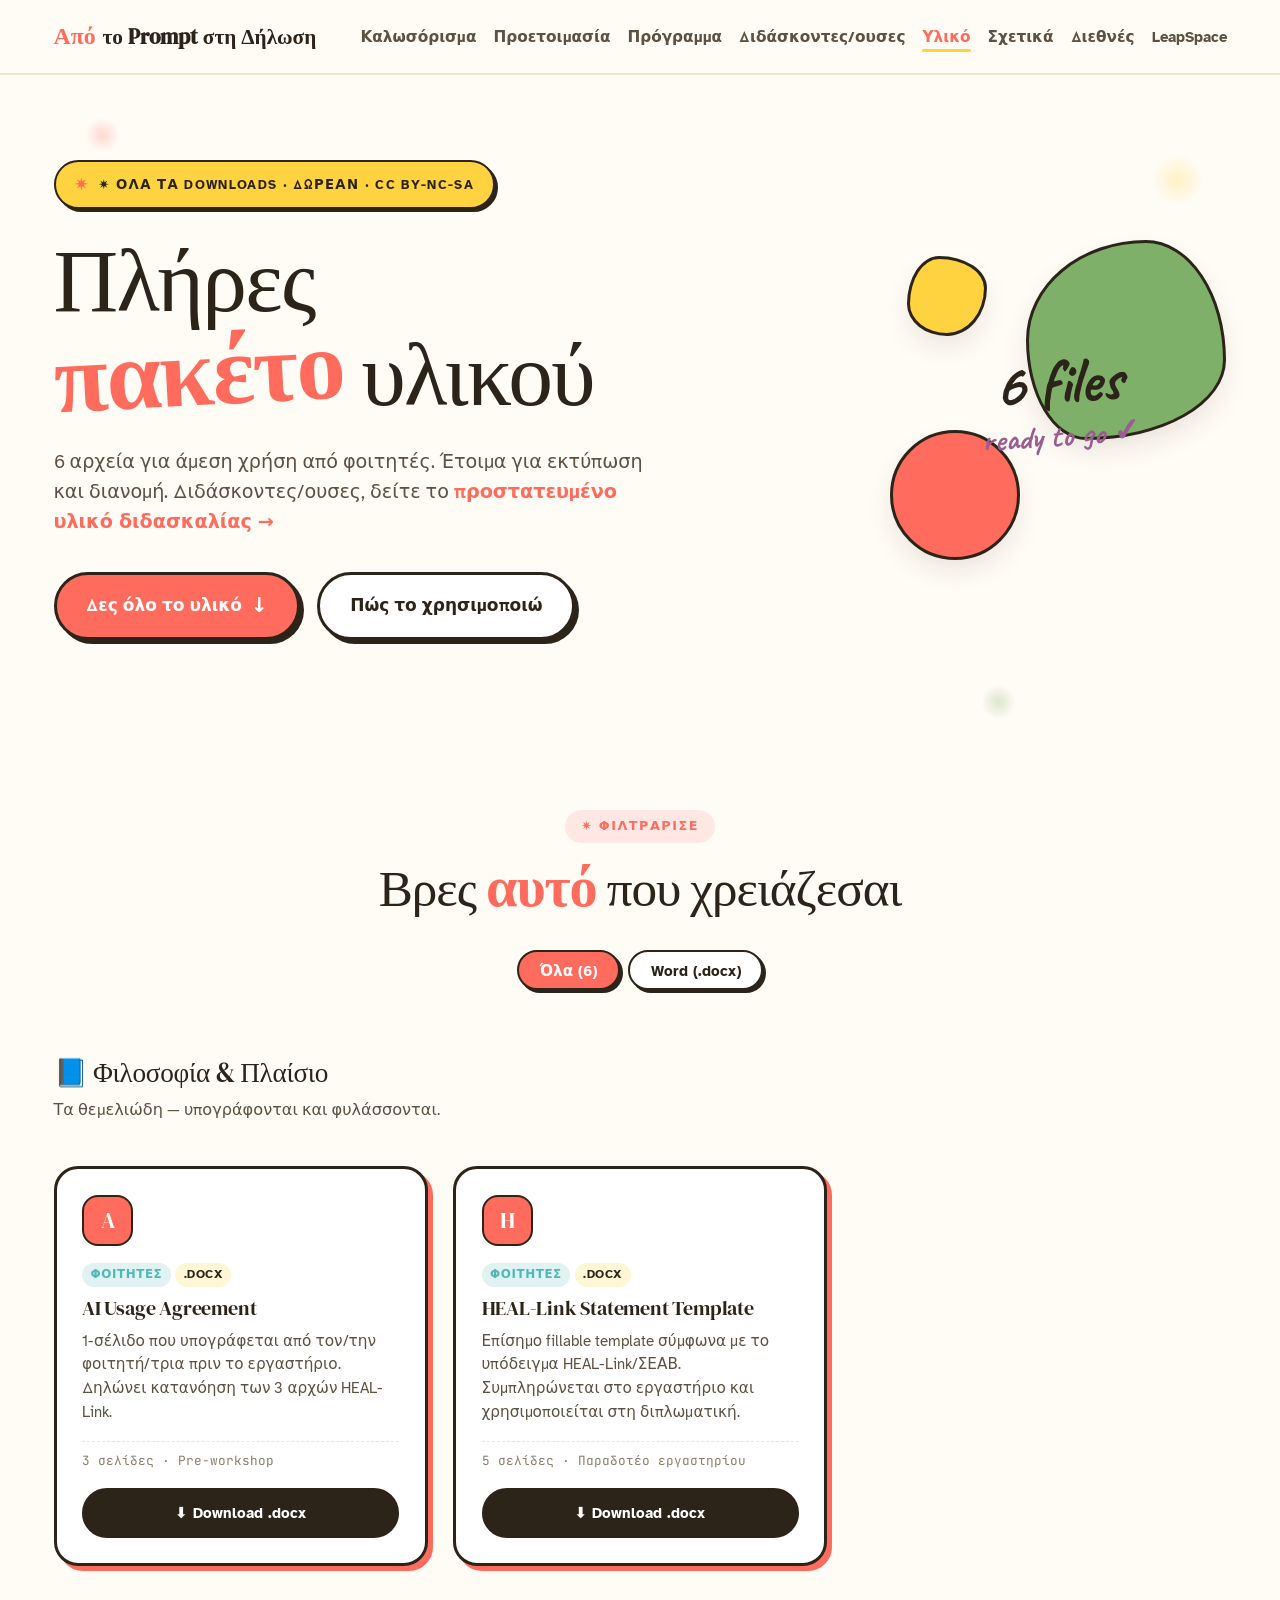
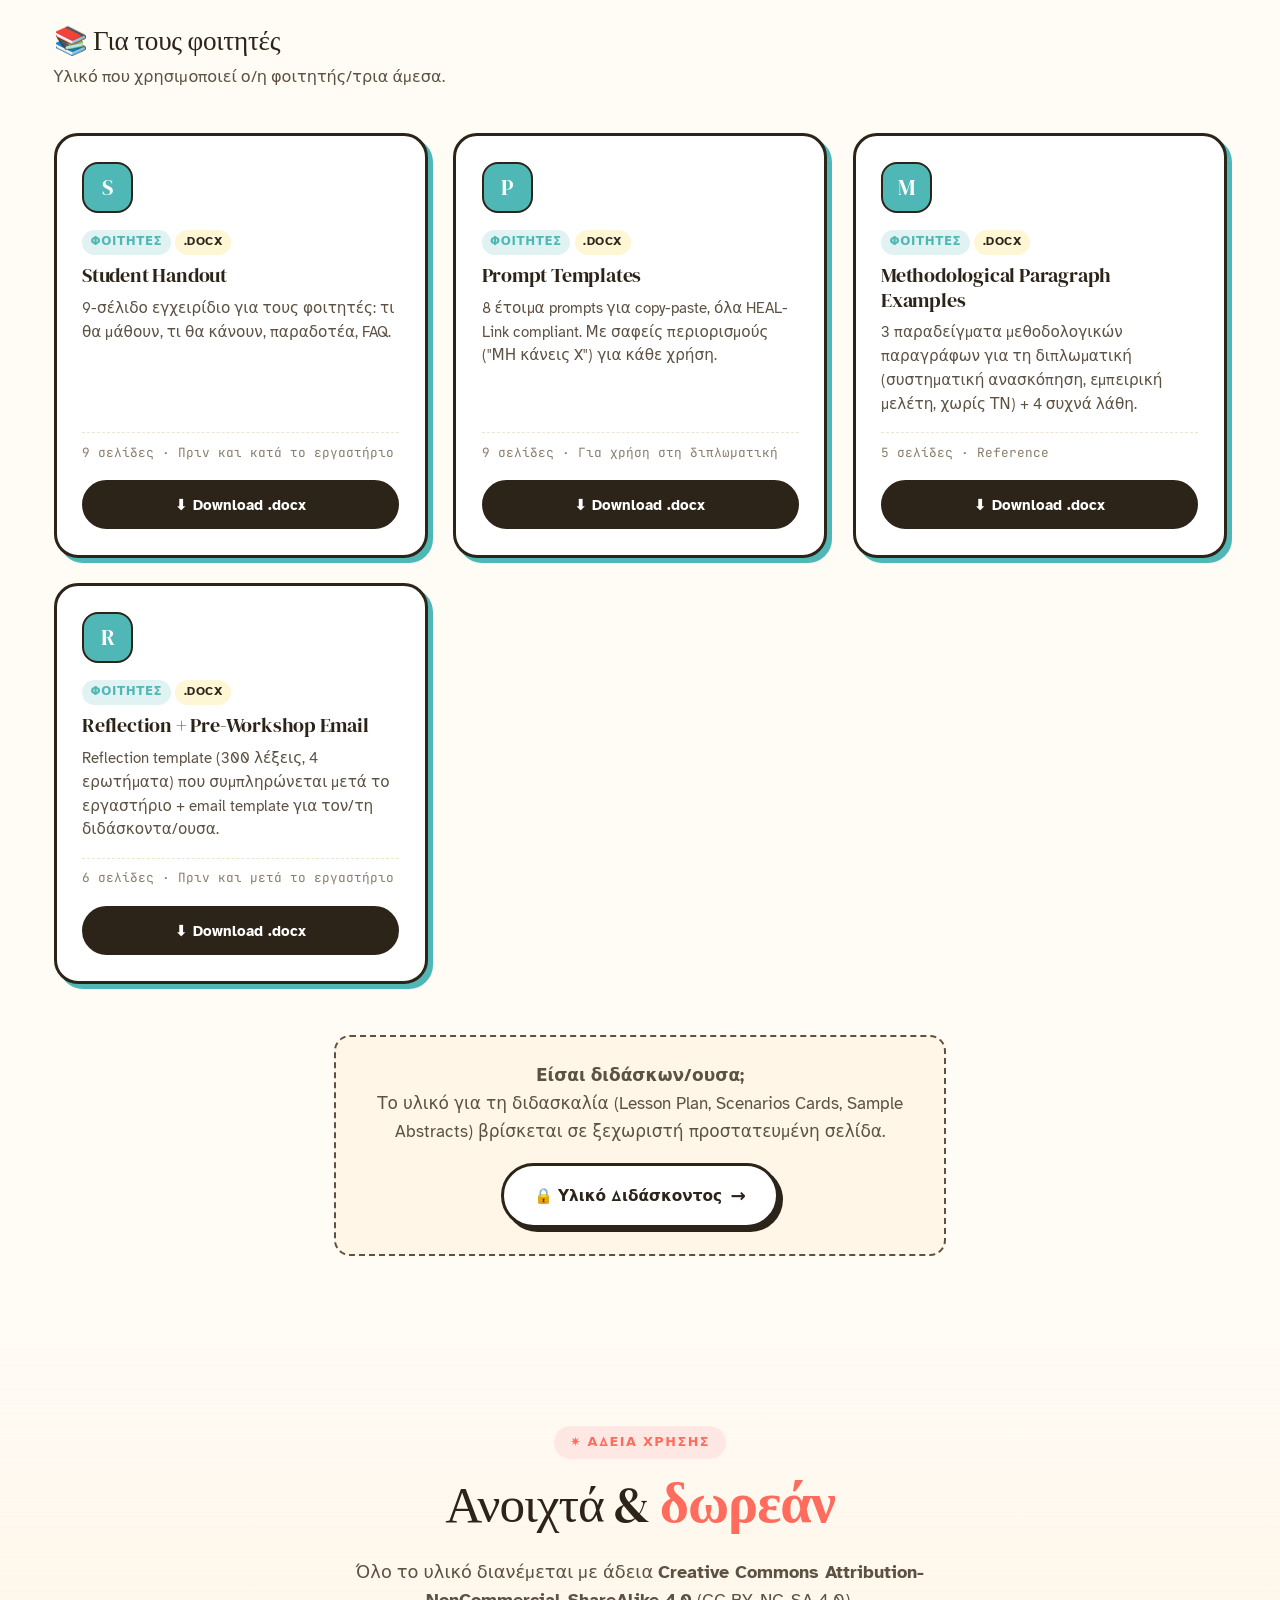
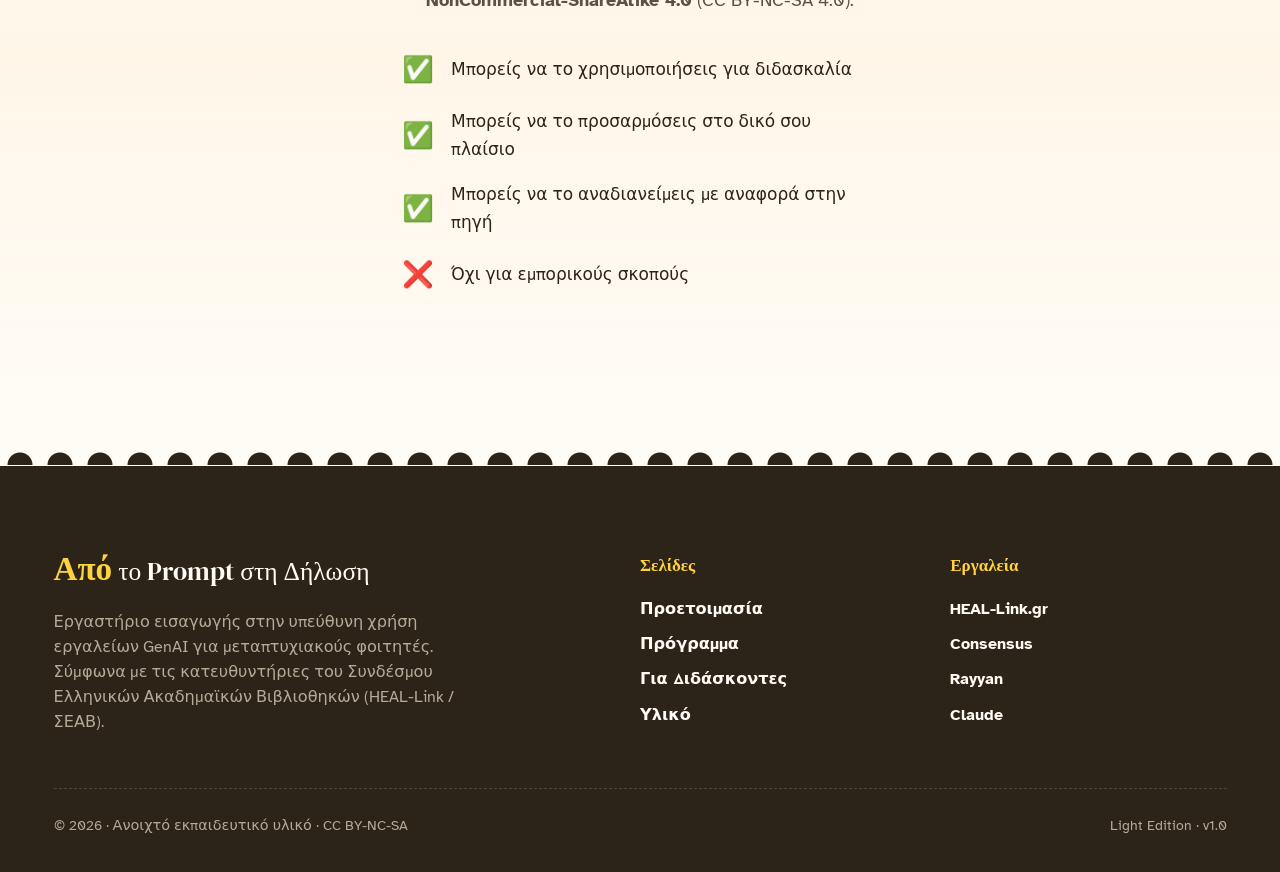
<file: materials.html>
<!DOCTYPE html>
<html lang="el">
<head>
  <meta charset="UTF-8">
  <meta name="viewport" content="width=device-width, initial-scale=1.0">
  <title>Υλικό · Από το Prompt στη Δήλωση</title>
  <meta name="description" content="Όλα τα downloads για το εργαστήριο GenAI — για φοιτητές/τριες και διδάσκοντες/ουσες.">
  <link rel="stylesheet" href="assets/style.css">
  <style>
    .filter-tabs {
      display: flex;
      gap: var(--space-2);
      margin-bottom: var(--space-5);
      flex-wrap: wrap;
      justify-content: center;
    }
    .filter-tab {
      padding: 0.5rem 1.2rem;
      font-family: var(--font-body);
      font-size: 0.9rem;
      font-weight: 700;
      background: var(--paper-card);
      color: var(--ink);
      border: 2px solid var(--ink);
      border-radius: var(--r-full);
      cursor: pointer;
      transition: all 0.2s;
      box-shadow: 3px 3px 0 var(--ink);
    }
    .filter-tab.active {
      background: var(--coral);
      color: white;
    }
    .filter-tab:hover:not(.active) {
      background: var(--sun);
    }

    .materials-grid {
      display: grid;
      grid-template-columns: 1fr;
      gap: var(--space-4);
    }
    @media (min-width: 700px) {
      .materials-grid { grid-template-columns: repeat(2, 1fr); }
    }
    @media (min-width: 1100px) {
      .materials-grid { grid-template-columns: repeat(3, 1fr); }
    }

    .material-card {
      background: var(--paper-card);
      border: 3px solid var(--ink);
      border-radius: var(--r-lg);
      padding: var(--space-4);
      display: flex;
      flex-direction: column;
      transition: all 0.3s;
      position: relative;
    }
    .material-card:hover {
      transform: translate(-3px, -3px);
    }

    .material-card[data-color="coral"] { box-shadow: 5px 5px 0 var(--coral); }
    .material-card[data-color="coral"]:hover { box-shadow: 8px 8px 0 var(--coral); }
    .material-card[data-color="teal"] { box-shadow: 5px 5px 0 var(--teal); }
    .material-card[data-color="teal"]:hover { box-shadow: 8px 8px 0 var(--teal); }
    .material-card[data-color="sun"] { box-shadow: 5px 5px 0 var(--sun); }
    .material-card[data-color="sun"]:hover { box-shadow: 8px 8px 0 var(--sun); }
    .material-card[data-color="sage"] { box-shadow: 5px 5px 0 var(--sage); }
    .material-card[data-color="sage"]:hover { box-shadow: 8px 8px 0 var(--sage); }

    .material-icon {
      width: 3rem; height: 3rem;
      border-radius: var(--r-md);
      display: grid; place-items: center;
      font-family: var(--font-display);
      font-size: 1.3rem;
      color: white;
      margin-bottom: var(--space-3);
      border: 2px solid var(--ink);
    }
    .material-card[data-color="coral"] .material-icon { background: var(--coral); }
    .material-card[data-color="teal"] .material-icon { background: var(--teal); }
    .material-card[data-color="sun"] .material-icon { background: var(--sun); color: var(--ink); }
    .material-card[data-color="sage"] .material-icon { background: var(--sage); }

    .material-tags {
      display: flex;
      gap: var(--space-1);
      flex-wrap: wrap;
      margin-bottom: var(--space-2);
    }
    .material-tag {
      font-size: 0.7rem;
      font-weight: 700;
      letter-spacing: 0.05em;
      text-transform: uppercase;
      padding: 0.15rem 0.5rem;
      border-radius: var(--r-full);
      background: var(--paper-warm);
      color: var(--ink-soft);
    }
    .material-tag-student { background: var(--teal-bg); color: var(--teal); }
    .material-tag-instructor { background: var(--coral-bg); color: var(--coral); }
    .material-tag-doc { background: var(--sun-bg); color: var(--ink); }
    .material-tag-xlsx { background: var(--sage-bg); color: var(--sage); }

    .material-title {
      font-family: var(--font-display);
      font-size: 1.2rem;
      font-weight: 400;
      margin-bottom: var(--space-2);
      line-height: 1.2;
    }
    .material-desc {
      font-size: 0.9rem;
      color: var(--ink-soft);
      line-height: 1.55;
      margin-bottom: var(--space-3);
      flex: 1;
    }
    .material-meta {
      font-family: var(--font-mono);
      font-size: 0.75rem;
      color: var(--muted);
      margin-bottom: var(--space-3);
      padding-top: var(--space-2);
      border-top: 1px dashed var(--rule);
    }
    .material-btn {
      display: flex;
      align-items: center;
      justify-content: center;
      gap: var(--space-2);
      padding: 0.6rem 1rem;
      font-family: var(--font-body);
      font-size: 0.9rem;
      font-weight: 700;
      background: var(--ink);
      color: white;
      border: 2px solid var(--ink);
      border-radius: var(--r-full);
      cursor: pointer;
      transition: all 0.2s;
      width: 100%;
      text-align: center;
      background-image: none;
    }
    .material-btn:hover {
      background: var(--coral);
      color: white;
    }

    .category-header {
      grid-column: 1 / -1;
      margin: var(--space-5) 0 var(--space-3);
    }
    .category-header h3 {
      font-family: var(--font-display);
      font-size: 1.6rem;
      margin-bottom: var(--space-2);
    }
    .category-header p {
      font-size: 0.95rem;
      color: var(--ink-soft);
      margin: 0;
    }
  </style>
</head>
<body>

<nav class="nav">
  <div class="nav-inner">
    <a href="index.html" class="nav-brand">
      <span class="spark">Από</span> το Prompt στη Δήλωση
    </a>
    <ul class="nav-links">
      <li><a href="index.html">Καλωσόρισμα</a></li>
      <li><a href="prepare.html">Προετοιμασία</a></li>
      <li><a href="agenda.html">Πρόγραμμα</a></li>
      <li><a href="instructor.html">Διδάσκοντες/ουσες</a></li>
      <li><a href="materials.html" class="active">Υλικό</a></li>
      <li><a href="about.html">Σχετικά</a></li>
      <li><a href="international.html">Διεθνές</a></li>
      <li><a href="leapspace.html">LeapSpace</a></li>
    </ul>
  </div>
</nav>

<header class="hero">
  <div class="container">
    <div class="hero-grid">
      <div class="hero-content">
        <div class="eyebrow fade-up">✷ Όλα τα downloads · Δωρεάν · CC BY-NC-SA</div>
        <h1 class="hero-title fade-up">
          Πλήρες<br>
          <span class="hand">πακέτο</span> υλικού
        </h1>
        <p class="hero-subtitle fade-up">
          6 αρχεία για άμεση χρήση από φοιτητές. Έτοιμα για εκτύπωση και διανομή. Διδάσκοντες/ουσες, δείτε το <a href="materials-instructors.html">προστατευμένο υλικό διδασκαλίας →</a>
        </p>
        <div class="cta-group fade-up">
          <a href="#all-materials" class="btn">
            Δες όλο το υλικό <span class="arrow">↓</span>
          </a>
          <a href="instructor.html" class="btn btn-outline">
            Πώς το χρησιμοποιώ
          </a>
        </div>
      </div>
      <div class="hero-illo">
        <div class="hero-shape shape-1" style="background: var(--sage); top: 0; right: 0;"></div>
        <div class="hero-shape shape-2" style="background: var(--coral); bottom: 0; left: 0;"></div>
        <div class="hero-shape shape-3" style="background: var(--sun); top: 5%; left: 5%;"></div>
        <div class="hero-label">
          6 files<br>
          <span>ready to go ✓</span>
        </div>
      </div>
    </div>
  </div>
</header>

<section id="all-materials">
  <div class="container">
    <div class="text-center">
      <div class="section-eyebrow" style="display: inline-block;">✷ Φιλτράρισε</div>
      <h2 class="section-title" style="margin: 0 auto var(--space-5);">
        Βρες <span class="hand">αυτό</span> που χρειάζεσαι
      </h2>
    </div>

    <div class="filter-tabs">
      <button class="filter-tab active" data-filter="all">Όλα (6)</button>
      <button class="filter-tab" data-filter="doc">Word (.docx)</button>
    </div>

    <div class="materials-grid">

      <div class="category-header">
        <h3>📘 Φιλοσοφία & Πλαίσιο</h3>
        <p>Τα θεμελιώδη — υπογράφονται και φυλάσσονται.</p>
      </div>

      <article class="material-card" data-color="coral" data-category="student,doc">
        <div class="material-icon">A</div>
        <div class="material-tags">
          <span class="material-tag material-tag-student">Φοιτητές</span>
          <span class="material-tag material-tag-doc">.docx</span>
        </div>
        <h4 class="material-title">AI Usage Agreement</h4>
        <p class="material-desc">1-σέλιδο που υπογράφεται από τον/την φοιτητή/τρια πριν το εργαστήριο. Δηλώνει κατανόηση των 3 αρχών HEAL-Link.</p>
        <div class="material-meta">3 σελίδες · Pre-workshop</div>
        <a href="downloads/03_AI_Usage_Agreement.docx" class="material-btn" download>
          ⬇ Download .docx
        </a>
      </article>

      <article class="material-card" data-color="coral" data-category="student,doc">
        <div class="material-icon">H</div>
        <div class="material-tags">
          <span class="material-tag material-tag-student">Φοιτητές</span>
          <span class="material-tag material-tag-doc">.docx</span>
        </div>
        <h4 class="material-title">HEAL-Link Statement Template</h4>
        <p class="material-desc">Επίσημο fillable template σύμφωνα με το υπόδειγμα HEAL-Link/ΣΕΑΒ. Συμπληρώνεται στο εργαστήριο και χρησιμοποιείται στη διπλωματική.</p>
        <div class="material-meta">5 σελίδες · Παραδοτέο εργαστηρίου</div>
        <a href="downloads/04_HEAL_Link_Statement_Template.docx" class="material-btn" download>
          ⬇ Download .docx
        </a>
      </article>

      <div class="category-header">
        <h3>📚 Για τους φοιτητές</h3>
        <p>Υλικό που χρησιμοποιεί ο/η φοιτητής/τρια άμεσα.</p>
      </div>

      <article class="material-card" data-color="teal" data-category="student,doc">
        <div class="material-icon">S</div>
        <div class="material-tags">
          <span class="material-tag material-tag-student">Φοιτητές</span>
          <span class="material-tag material-tag-doc">.docx</span>
        </div>
        <h4 class="material-title">Student Handout</h4>
        <p class="material-desc">9-σέλιδο εγχειρίδιο για τους φοιτητές: τι θα μάθουν, τι θα κάνουν, παραδοτέα, FAQ.</p>
        <div class="material-meta">9 σελίδες · Πριν και κατά το εργαστήριο</div>
        <a href="downloads/LIGHT_02_Student_Handout.docx" class="material-btn" download>
          ⬇ Download .docx
        </a>
      </article>

      <article class="material-card" data-color="teal" data-category="student,doc">
        <div class="material-icon">P</div>
        <div class="material-tags">
          <span class="material-tag material-tag-student">Φοιτητές</span>
          <span class="material-tag material-tag-doc">.docx</span>
        </div>
        <h4 class="material-title">Prompt Templates</h4>
        <p class="material-desc">8 έτοιμα prompts για copy-paste, όλα HEAL-Link compliant. Με σαφείς περιορισμούς ("ΜΗ κάνεις X") για κάθε χρήση.</p>
        <div class="material-meta">9 σελίδες · Για χρήση στη διπλωματική</div>
        <a href="downloads/05_Prompt_Templates.docx" class="material-btn" download>
          ⬇ Download .docx
        </a>
      </article>

      <article class="material-card" data-color="teal" data-category="student,doc">
        <div class="material-icon">M</div>
        <div class="material-tags">
          <span class="material-tag material-tag-student">Φοιτητές</span>
          <span class="material-tag material-tag-doc">.docx</span>
        </div>
        <h4 class="material-title">Methodological Paragraph Examples</h4>
        <p class="material-desc">3 παραδείγματα μεθοδολογικών παραγράφων για τη διπλωματική (συστηματική ανασκόπηση, εμπειρική μελέτη, χωρίς ΤΝ) + 4 συχνά λάθη.</p>
        <div class="material-meta">5 σελίδες · Reference</div>
        <a href="downloads/06_Methodological_Paragraph_Examples.docx" class="material-btn" download>
          ⬇ Download .docx
        </a>
      </article>

      <article class="material-card" data-color="teal" data-category="student,doc">
        <div class="material-icon">R</div>
        <div class="material-tags">
          <span class="material-tag material-tag-student">Φοιτητές</span>
          <span class="material-tag material-tag-doc">.docx</span>
        </div>
        <h4 class="material-title">Reflection + Pre-Workshop Email</h4>
        <p class="material-desc">Reflection template (300 λέξεις, 4 ερωτήματα) που συμπληρώνεται μετά το εργαστήριο + email template για τον/τη διδάσκοντα/ουσα.</p>
        <div class="material-meta">6 σελίδες · Πριν και μετά το εργαστήριο</div>
        <a href="downloads/LIGHT_05_Reflection_and_PreWorkshop_Email.docx" class="material-btn" download>
          ⬇ Download .docx
        </a>
      </article>

    </div>

    <div style="max-width: 36rem; margin: var(--space-6) auto 0; padding: var(--space-4); background: var(--paper-warm); border: 2px dashed var(--ink-soft); border-radius: var(--r-md); text-align: center;">
      <p style="margin-bottom: var(--space-3); color: var(--ink-soft);">
        <strong>Είσαι διδάσκων/ουσα;</strong><br>
        Το υλικό για τη διδασκαλία (Lesson Plan, Scenarios Cards, Sample Abstracts) βρίσκεται σε ξεχωριστή προστατευμένη σελίδα.
      </p>
      <a href="materials-instructors.html" class="btn btn-outline" style="font-size: 0.9rem;">
        🔒 Υλικό Διδάσκοντος <span class="arrow">→</span>
      </a>
    </div>
  </div>
</section>

<section class="glance">
  <div class="container">
    <div class="text-center" style="max-width: 36rem; margin: 0 auto;">
      <div class="section-eyebrow" style="display: inline-block;">✷ Άδεια χρήσης</div>
      <h2 class="section-title" style="margin: 0 auto var(--space-4);">
        Ανοιχτά &amp; <span class="hand">δωρεάν</span>
      </h2>
      <p style="font-size: 1.05rem; color: var(--ink-soft); line-height: 1.6;">
        Όλο το υλικό διανέμεται με άδεια <strong>Creative Commons Attribution-NonCommercial-ShareAlike 4.0</strong> (CC BY-NC-SA 4.0).
      </p>
      <div style="display: grid; grid-template-columns: 1fr; gap: var(--space-3); margin-top: var(--space-5); text-align: left; max-width: 28rem; margin-left: auto; margin-right: auto;">
        <div style="display: flex; gap: var(--space-3); align-items: center;">
          <span style="font-size: 1.5rem;">✅</span>
          <span>Μπορείς να το χρησιμοποιήσεις για διδασκαλία</span>
        </div>
        <div style="display: flex; gap: var(--space-3); align-items: center;">
          <span style="font-size: 1.5rem;">✅</span>
          <span>Μπορείς να το προσαρμόσεις στο δικό σου πλαίσιο</span>
        </div>
        <div style="display: flex; gap: var(--space-3); align-items: center;">
          <span style="font-size: 1.5rem;">✅</span>
          <span>Μπορείς να το αναδιανείμεις με αναφορά στην πηγή</span>
        </div>
        <div style="display: flex; gap: var(--space-3); align-items: center;">
          <span style="font-size: 1.5rem;">❌</span>
          <span>Όχι για εμπορικούς σκοπούς</span>
        </div>
      </div>
    </div>
  </div>
</section>

<footer class="footer">
  <div class="container">
    <div class="footer-grid">
      <div>
        <div class="footer-brand">
          <span class="hand">Από</span> το Prompt στη Δήλωση
        </div>
        <p class="footer-text">
          Εργαστήριο εισαγωγής στην υπεύθυνη χρήση εργαλείων GenAI για μεταπτυχιακούς φοιτητές. Σύμφωνα με τις κατευθυντήριες του Συνδέσμου Ελληνικών Ακαδημαϊκών Βιβλιοθηκών (HEAL-Link / ΣΕΑΒ).
        </p>
      </div>
      <div>
        <h5>Σελίδες</h5>
        <ul>
          <li><a href="prepare.html">Προετοιμασία</a></li>
          <li><a href="agenda.html">Πρόγραμμα</a></li>
          <li><a href="instructor.html">Για Διδάσκοντες</a></li>
          <li><a href="materials.html">Υλικό</a></li>
        </ul>
      </div>
      <div>
        <h5>Εργαλεία</h5>
        <ul>
          <li><a href="https://www.heal-link.gr/" target="_blank" rel="noopener">HEAL-Link.gr</a></li>
          <li><a href="https://consensus.app" target="_blank" rel="noopener">Consensus</a></li>
          <li><a href="https://rayyan.ai" target="_blank" rel="noopener">Rayyan</a></li>
          <li><a href="https://claude.ai" target="_blank" rel="noopener">Claude</a></li>
        </ul>
      </div>
    </div>
    <div class="footer-bottom">
      <div>© 2026 · Ανοιχτό εκπαιδευτικό υλικό · CC BY-NC-SA</div>
      <div>Light Edition · v1.0</div>
    </div>
  </div>
</footer>

<script>
  // Filter functionality
  const tabs = document.querySelectorAll('.filter-tab');
  const cards = document.querySelectorAll('.material-card');
  const headers = document.querySelectorAll('.category-header');

  tabs.forEach(tab => {
    tab.addEventListener('click', () => {
      tabs.forEach(t => t.classList.remove('active'));
      tab.classList.add('active');
      
      const filter = tab.dataset.filter;
      
      cards.forEach(card => {
        if (filter === 'all') {
          card.style.display = 'flex';
        } else {
          const cats = card.dataset.category.split(',');
          card.style.display = cats.includes(filter) ? 'flex' : 'none';
        }
      });

      headers.forEach(h => {
        h.style.display = filter === 'all' ? 'block' : 'none';
      });
    });
  });
</script>

</body>
</html>
</file>
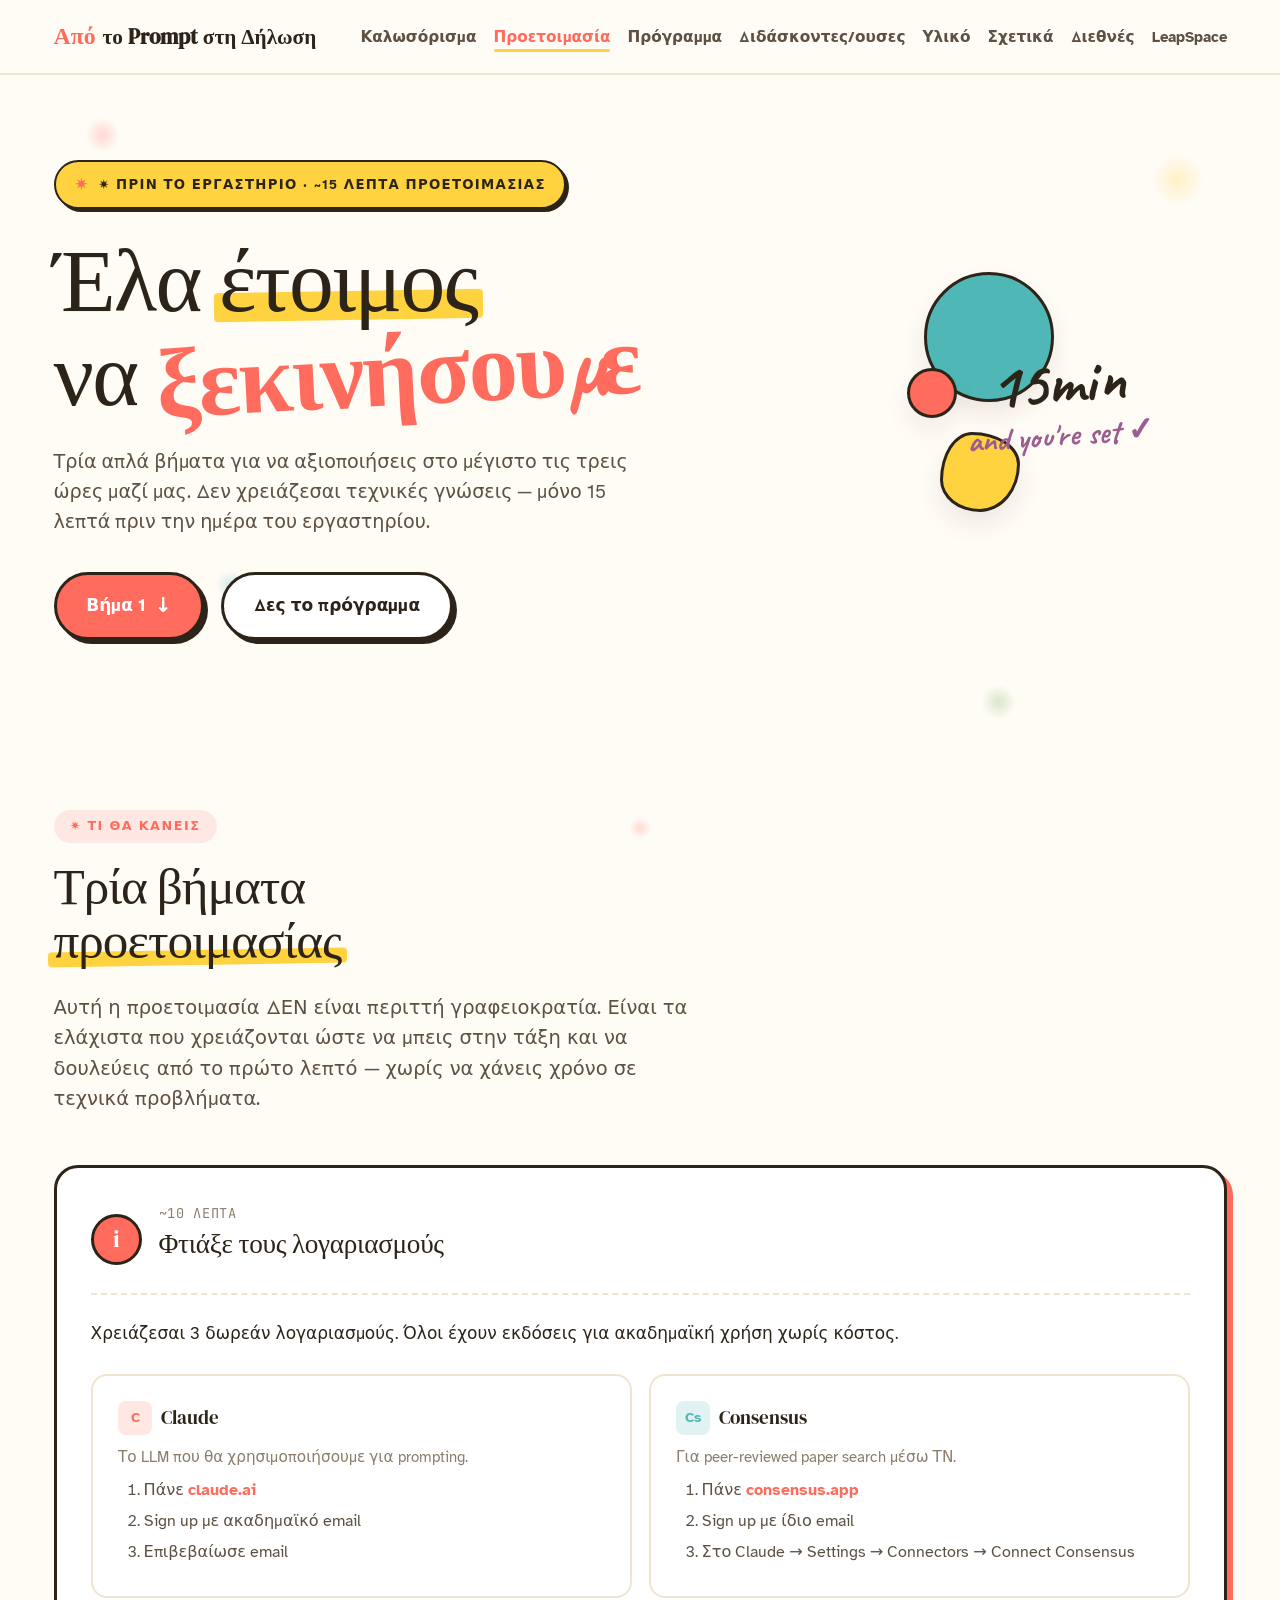
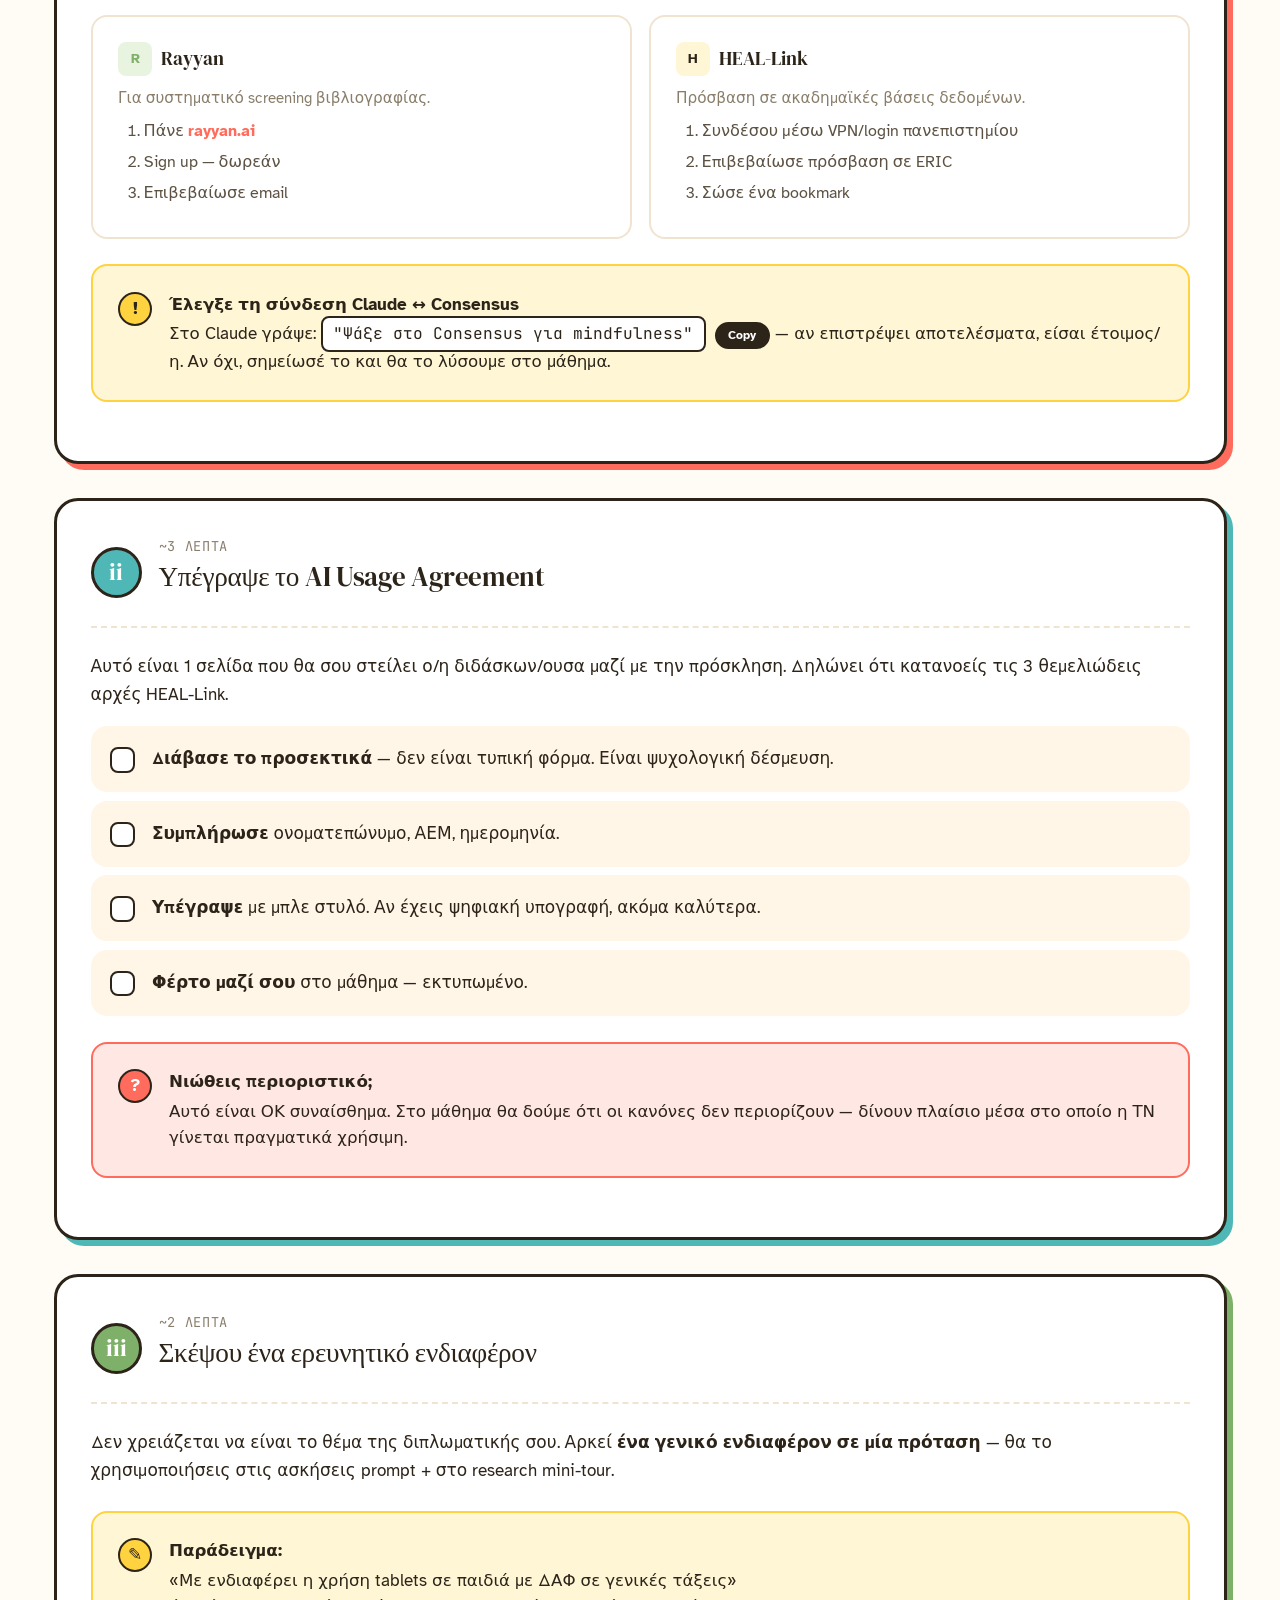
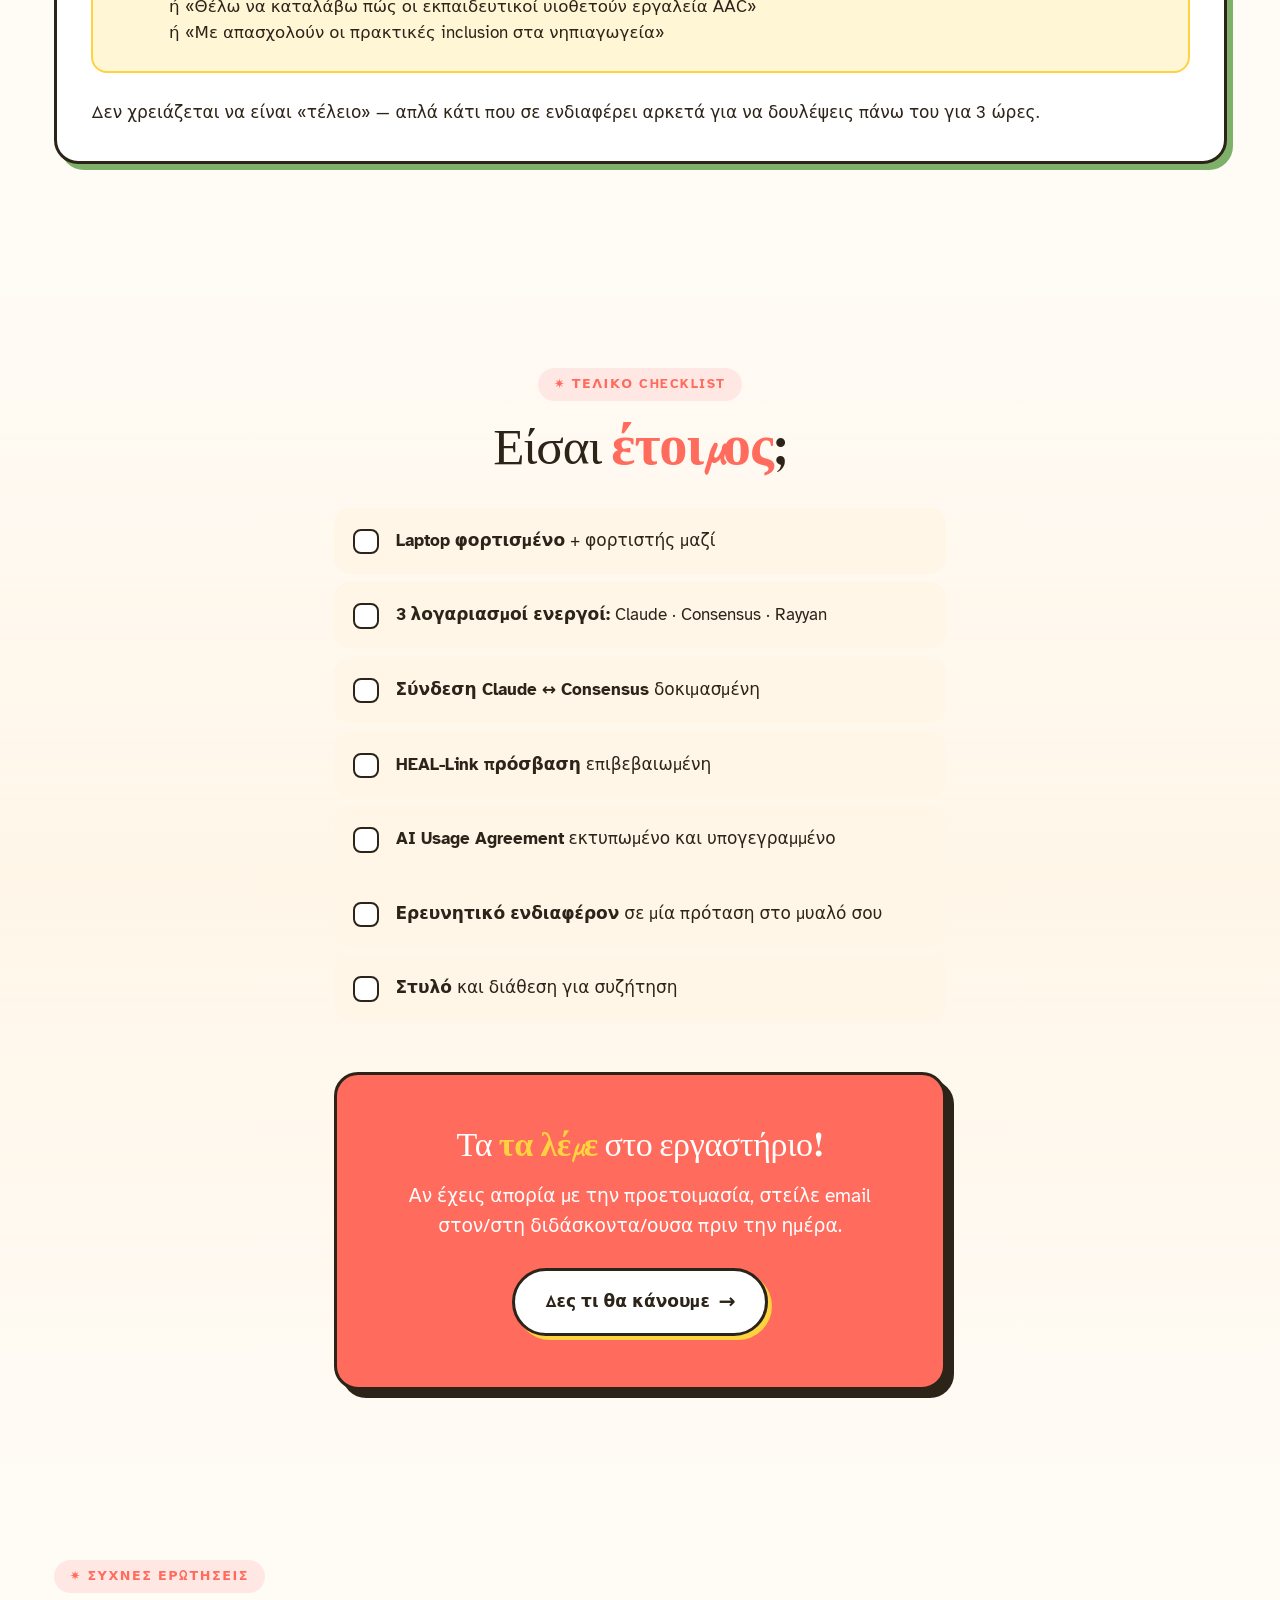
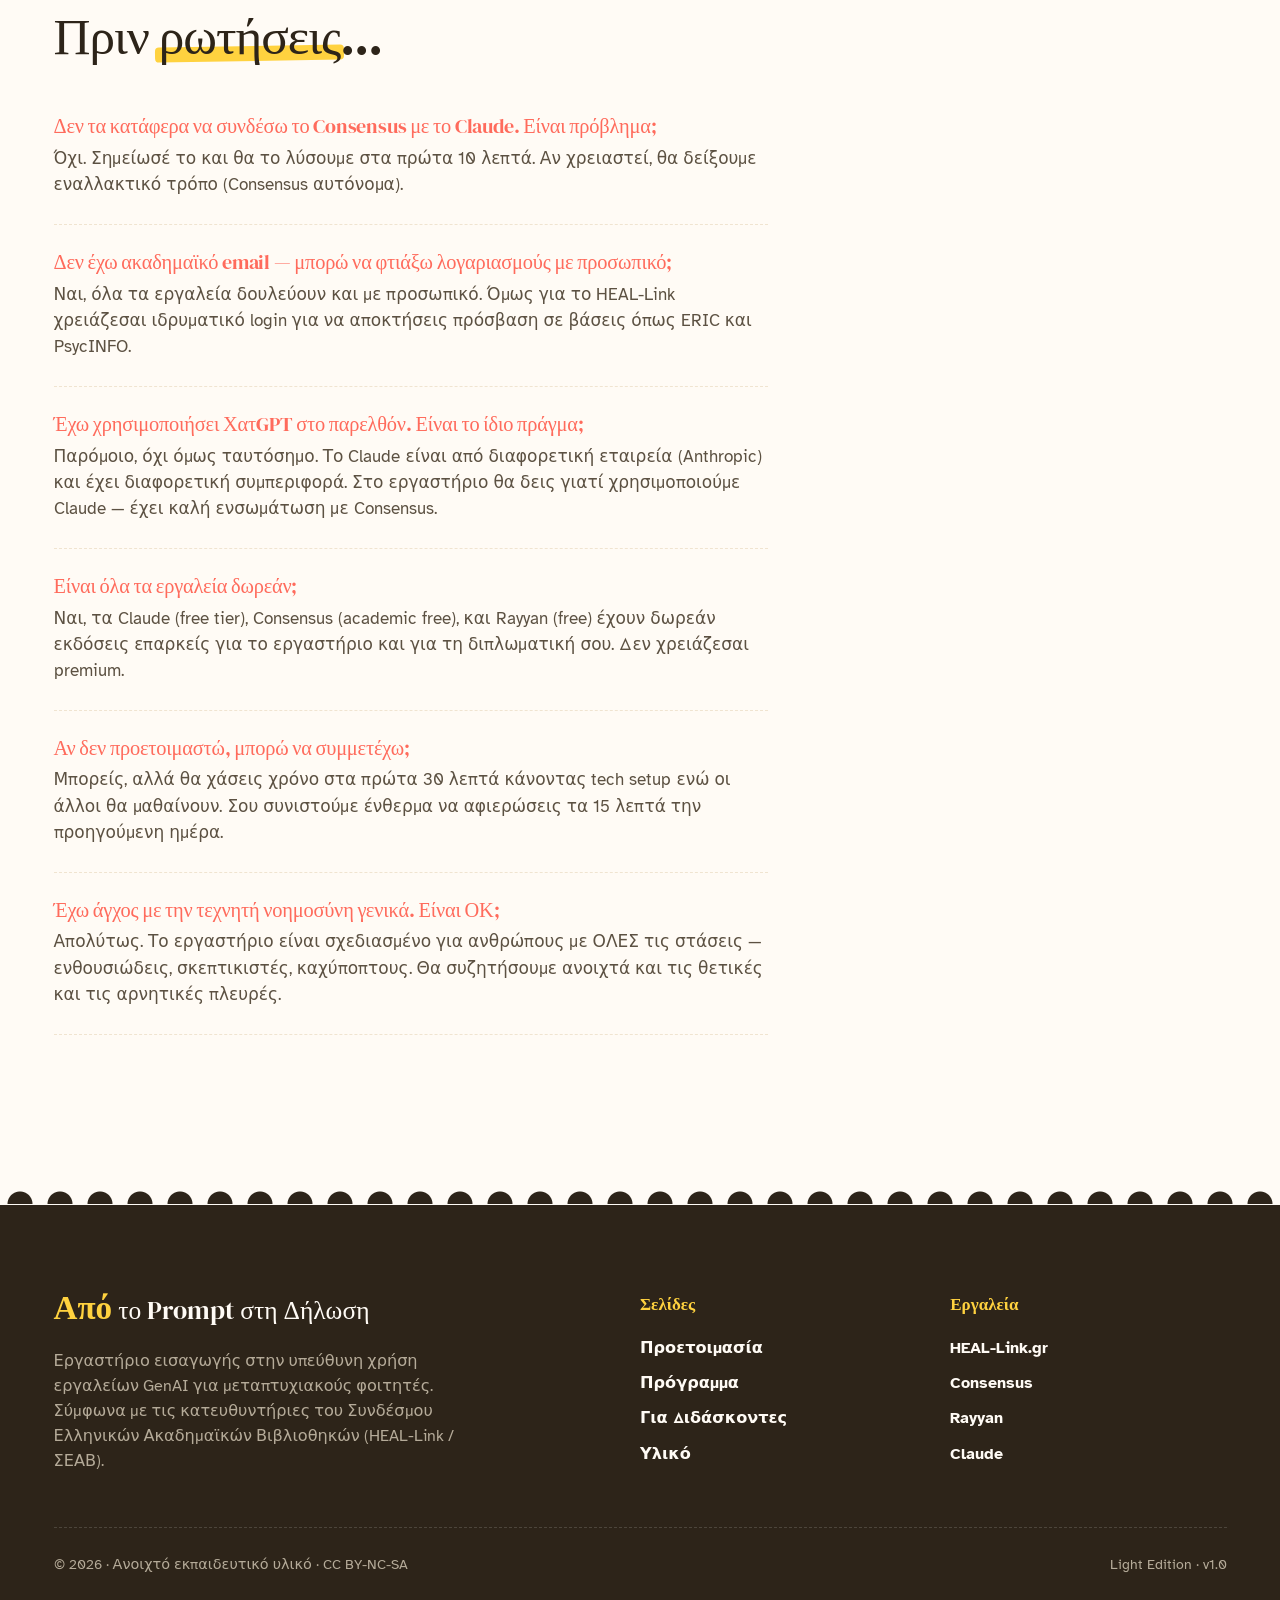
<file: prepare.html>
<!DOCTYPE html>
<html lang="el">
<head>
  <meta charset="UTF-8">
  <meta name="viewport" content="width=device-width, initial-scale=1.0">
  <title>Προετοιμασία · Από το Prompt στη Δήλωση</title>
  <meta name="description" content="Τι χρειάζεσαι πριν έρθεις στο τρίωρο εργαστήριο GenAI — checklist 15 λεπτών.">
  <link rel="stylesheet" href="assets/style.css">
  <style>
    /* Page-specific extras */
    .step {
      background: var(--paper-card);
      border: 3px solid var(--ink);
      border-radius: var(--r-lg);
      padding: var(--space-5);
      margin-bottom: var(--space-5);
      position: relative;
    }
    .step:nth-of-type(1) { box-shadow: 6px 6px 0 var(--coral); }
    .step:nth-of-type(2) { box-shadow: 6px 6px 0 var(--teal); }
    .step:nth-of-type(3) { box-shadow: 6px 6px 0 var(--sage); }

    .step-header {
      display: flex;
      align-items: center;
      gap: var(--space-3);
      margin-bottom: var(--space-4);
      padding-bottom: var(--space-3);
      border-bottom: 2px dashed var(--rule);
    }
    .step-num {
      width: 3rem; height: 3rem;
      border-radius: var(--r-full);
      display: grid; place-items: center;
      font-family: var(--font-display);
      font-size: 1.4rem;
      color: white;
      border: 3px solid var(--ink);
      flex-shrink: 0;
    }
    .step:nth-of-type(1) .step-num { background: var(--coral); }
    .step:nth-of-type(2) .step-num { background: var(--teal); }
    .step:nth-of-type(3) .step-num { background: var(--sage); }

    .step-meta {
      display: flex;
      flex-direction: column;
      gap: 4px;
    }
    .step-time {
      font-family: var(--font-mono);
      font-size: 0.8rem;
      color: var(--muted);
      letter-spacing: 0.05em;
    }
    .step-title {
      font-family: var(--font-display);
      font-size: 1.6rem;
      line-height: 1.1;
    }

    .checklist {
      list-style: none;
      margin: var(--space-3) 0;
    }
    .checklist li {
      display: flex;
      gap: var(--space-3);
      padding: var(--space-3);
      background: var(--paper-warm);
      border-radius: var(--r-md);
      margin-bottom: var(--space-2);
      border: 2px solid transparent;
      transition: all 0.2s;
    }
    .checklist li:hover {
      border-color: var(--rule);
      transform: translateX(3px);
    }
    .checklist .check {
      flex-shrink: 0;
      width: 1.5rem; height: 1.5rem;
      border-radius: var(--r-sm);
      border: 2px solid var(--ink);
      background: white;
      margin-top: 2px;
    }

    .tool-grid {
      display: grid;
      grid-template-columns: 1fr;
      gap: var(--space-3);
      margin: var(--space-4) 0;
    }
    @media (min-width: 700px) {
      .tool-grid { grid-template-columns: repeat(2, 1fr); }
    }
    .tool {
      background: var(--paper-card);
      border: 2px solid var(--rule);
      border-radius: var(--r-md);
      padding: var(--space-4);
      transition: all 0.2s;
    }
    .tool:hover {
      border-color: var(--coral);
      transform: translateY(-2px);
    }
    .tool-header {
      display: flex;
      align-items: center;
      gap: var(--space-2);
      margin-bottom: var(--space-2);
    }
    .tool-icon {
      width: 2rem; height: 2rem;
      border-radius: var(--r-sm);
      display: grid; place-items: center;
      background: var(--coral-bg);
      color: var(--coral);
      font-weight: 700;
      font-size: 0.85rem;
    }
    .tool-name {
      font-family: var(--font-display);
      font-size: 1.1rem;
    }
    .tool ol {
      padding-left: var(--space-4);
      font-size: 0.95rem;
      color: var(--ink-soft);
    }
    .tool ol li {
      margin-bottom: var(--space-1);
    }

    .callout {
      background: var(--sun-bg);
      border: 2px solid var(--sun);
      border-radius: var(--r-md);
      padding: var(--space-4);
      margin: var(--space-4) 0;
      display: flex;
      gap: var(--space-3);
    }
    .callout-icon {
      flex-shrink: 0;
      width: 2rem; height: 2rem;
      border-radius: var(--r-full);
      background: var(--sun);
      color: var(--ink);
      display: grid; place-items: center;
      font-weight: 700;
      border: 2px solid var(--ink);
    }
    .callout-text {
      font-size: 0.98rem;
      line-height: 1.55;
    }
    .callout-text strong {
      display: block;
      margin-bottom: 4px;
    }

    .final-card {
      background: var(--coral);
      color: white;
      border: 3px solid var(--ink);
      border-radius: var(--r-lg);
      padding: var(--space-6);
      text-align: center;
      box-shadow: 8px 8px 0 var(--ink);
      max-width: 36rem;
      margin: var(--space-6) auto 0;
    }
    .final-card h3 {
      font-family: var(--font-display);
      color: white;
      font-size: 2rem;
      margin-bottom: var(--space-3);
    }
    .final-card .hand {
      color: var(--sun);
    }
    .final-card p {
      font-size: 1.1rem;
      margin-bottom: var(--space-4);
    }
    .final-card .btn {
      background: var(--paper-card);
      color: var(--ink);
      box-shadow: 4px 4px 0 var(--sun);
    }
    .final-card .btn:hover {
      background: var(--sun);
      box-shadow: 6px 6px 0 var(--paper-card);
    }

    .faq-item {
      border-bottom: 1px dashed var(--rule);
      padding: var(--space-4) 0;
    }
    .faq-item h4 {
      font-family: var(--font-display);
      font-size: 1.2rem;
      font-weight: 400;
      margin-bottom: var(--space-2);
      color: var(--coral);
    }
    .faq-item p {
      color: var(--ink-soft);
      line-height: 1.55;
      margin: 0;
    }
  </style>
</head>
<body>

<nav class="nav">
  <div class="nav-inner">
    <a href="index.html" class="nav-brand">
      <span class="spark">Από</span> το Prompt στη Δήλωση
    </a>
    <ul class="nav-links">
      <li><a href="index.html">Καλωσόρισμα</a></li>
      <li><a href="prepare.html" class="active">Προετοιμασία</a></li>
      <li><a href="agenda.html">Πρόγραμμα</a></li>
      <li><a href="instructor.html">Διδάσκοντες/ουσες</a></li>
      <li><a href="materials.html">Υλικό</a></li>
      <li><a href="about.html">Σχετικά</a></li>
      <li><a href="international.html">Διεθνές</a></li>
      <li><a href="leapspace.html">LeapSpace</a></li>
    </ul>
  </div>
</nav>

<header class="hero">
  <div class="container">
    <div class="hero-grid">
      <div class="hero-content">
        <div class="eyebrow fade-up">✷ Πριν το εργαστήριο · ~15 λεπτά προετοιμασίας</div>
        <h1 class="hero-title fade-up">
          Έλα <span class="accent">έτοιμος</span><br>
          να <span class="hand">ξεκινήσουμε</span>
        </h1>
        <p class="hero-subtitle fade-up">
          Τρία απλά βήματα για να αξιοποιήσεις στο μέγιστο τις τρεις ώρες μαζί μας. Δεν χρειάζεσαι τεχνικές γνώσεις — μόνο 15 λεπτά πριν την ημέρα του εργαστηρίου.
        </p>
        <div class="cta-group fade-up">
          <a href="#step-1" class="btn">
            Βήμα 1 <span class="arrow">↓</span>
          </a>
          <a href="agenda.html" class="btn btn-outline">
            Δες το πρόγραμμα
          </a>
        </div>
      </div>
      <div class="hero-illo">
        <div class="hero-shape shape-2" style="background: var(--teal); top: 10%; right: 20%;"></div>
        <div class="hero-shape shape-3" style="background: var(--sun); bottom: 15%; left: 15%; top: auto;"></div>
        <div class="hero-shape shape-4" style="background: var(--coral); top: 40%; left: 5%;"></div>
        <div class="hero-label">
          15min<br>
          <span>and you're set ✓</span>
        </div>
      </div>
    </div>
  </div>
</header>

<section>
  <div class="container">
    <div class="section-eyebrow">✷ Τι θα κάνεις</div>
    <h2 class="section-title">Τρία βήματα <span class="accent">προετοιμασίας</span></h2>
    <p class="section-lead">
      Αυτή η προετοιμασία ΔΕΝ είναι περιττή γραφειοκρατία. Είναι τα ελάχιστα που χρειάζονται ώστε να μπεις στην τάξη και να δουλεύεις από το πρώτο λεπτό — χωρίς να χάνεις χρόνο σε τεχνικά προβλήματα.
    </p>

    <div style="margin-top: var(--space-6);">
      <div class="step" id="step-1">
        <div class="step-header">
          <div class="step-num">i</div>
          <div class="step-meta">
            <span class="step-time">~10 ΛΕΠΤΑ</span>
            <h3 class="step-title">Φτιάξε τους λογαριασμούς</h3>
          </div>
        </div>

        <p>Χρειάζεσαι 3 δωρεάν λογαριασμούς. Όλοι έχουν εκδόσεις για ακαδημαϊκή χρήση χωρίς κόστος.</p>

        <div class="tool-grid">
          <div class="tool">
            <div class="tool-header">
              <div class="tool-icon">C</div>
              <div class="tool-name">Claude</div>
            </div>
            <p style="font-size: 0.9rem; color: var(--muted); margin-bottom: var(--space-2);">Το LLM που θα χρησιμοποιήσουμε για prompting.</p>
            <ol>
              <li>Πάνε <a href="https://claude.ai" target="_blank" rel="noopener">claude.ai</a></li>
              <li>Sign up με ακαδημαϊκό email</li>
              <li>Επιβεβαίωσε email</li>
            </ol>
          </div>

          <div class="tool">
            <div class="tool-header">
              <div class="tool-icon" style="background: var(--teal-bg); color: var(--teal);">Cs</div>
              <div class="tool-name">Consensus</div>
            </div>
            <p style="font-size: 0.9rem; color: var(--muted); margin-bottom: var(--space-2);">Για peer-reviewed paper search μέσω ΤΝ.</p>
            <ol>
              <li>Πάνε <a href="https://consensus.app" target="_blank" rel="noopener">consensus.app</a></li>
              <li>Sign up με ίδιο email</li>
              <li>Στο Claude → Settings → Connectors → Connect Consensus</li>
            </ol>
          </div>

          <div class="tool">
            <div class="tool-header">
              <div class="tool-icon" style="background: var(--sage-bg); color: var(--sage);">R</div>
              <div class="tool-name">Rayyan</div>
            </div>
            <p style="font-size: 0.9rem; color: var(--muted); margin-bottom: var(--space-2);">Για συστηματικό screening βιβλιογραφίας.</p>
            <ol>
              <li>Πάνε <a href="https://rayyan.ai" target="_blank" rel="noopener">rayyan.ai</a></li>
              <li>Sign up — δωρεάν</li>
              <li>Επιβεβαίωσε email</li>
            </ol>
          </div>

          <div class="tool">
            <div class="tool-header">
              <div class="tool-icon" style="background: var(--sun-bg); color: var(--ink);">H</div>
              <div class="tool-name">HEAL-Link</div>
            </div>
            <p style="font-size: 0.9rem; color: var(--muted); margin-bottom: var(--space-2);">Πρόσβαση σε ακαδημαϊκές βάσεις δεδομένων.</p>
            <ol>
              <li>Συνδέσου μέσω VPN/login πανεπιστημίου</li>
              <li>Επιβεβαίωσε πρόσβαση σε ERIC</li>
              <li>Σώσε ένα bookmark</li>
            </ol>
          </div>
        </div>

        <div class="callout">
          <div class="callout-icon">!</div>
          <div class="callout-text">
            <strong>Έλεγξε τη σύνδεση Claude ↔ Consensus</strong>
            Στο Claude γράψε: <code id="test-prompt" style="background: var(--paper-card); padding: 0.3rem 0.6rem; border-radius: var(--r-sm); border: 2px solid var(--ink); font-size: 0.95rem;">"Ψάξε στο Consensus για mindfulness"</code> <button onclick="copyText()" style="display: inline-flex; align-items: center; gap: 4px; padding: 0.25rem 0.7rem; font-family: var(--font-body); font-size: 0.7rem; font-weight: 700; background: var(--ink); color: white; border: 2px solid var(--ink); border-radius: var(--r-full); cursor: pointer; vertical-align: middle; margin-left: 4px;" onmouseover="this.style.background='var(--coral)';this.style.borderColor='var(--coral)'" onmouseout="this.style.background='var(--ink)';this.style.borderColor='var(--ink)'">Copy</button> — αν επιστρέψει αποτελέσματα, είσαι έτοιμος/η. Αν όχι, σημείωσέ το και θα το λύσουμε στο μάθημα.
          </div>
        </div>
      </div>

      <div class="step" id="step-2">
        <div class="step-header">
          <div class="step-num">ii</div>
          <div class="step-meta">
            <span class="step-time">~3 ΛΕΠΤΑ</span>
            <h3 class="step-title">Υπέγραψε το AI Usage Agreement</h3>
          </div>
        </div>

        <p>Αυτό είναι 1 σελίδα που θα σου στείλει ο/η διδάσκων/ουσα μαζί με την πρόσκληση. Δηλώνει ότι κατανοείς τις 3 θεμελιώδεις αρχές HEAL-Link.</p>

        <ul class="checklist">
          <li>
            <span class="check"></span>
            <div>
              <strong>Διάβασε το προσεκτικά</strong> — δεν είναι τυπική φόρμα. Είναι ψυχολογική δέσμευση.
            </div>
          </li>
          <li>
            <span class="check"></span>
            <div>
              <strong>Συμπλήρωσε</strong> ονοματεπώνυμο, ΑΕΜ, ημερομηνία.
            </div>
          </li>
          <li>
            <span class="check"></span>
            <div>
              <strong>Υπέγραψε</strong> με μπλε στυλό. Αν έχεις ψηφιακή υπογραφή, ακόμα καλύτερα.
            </div>
          </li>
          <li>
            <span class="check"></span>
            <div>
              <strong>Φέρτο μαζί σου</strong> στο μάθημα — εκτυπωμένο.
            </div>
          </li>
        </ul>

        <div class="callout" style="background: var(--coral-bg); border-color: var(--coral);">
          <div class="callout-icon" style="background: var(--coral); color: white;">?</div>
          <div class="callout-text">
            <strong>Νιώθεις περιοριστικό;</strong>
            Αυτό είναι ΟΚ συναίσθημα. Στο μάθημα θα δούμε ότι οι κανόνες δεν περιορίζουν — δίνουν πλαίσιο μέσα στο οποίο η ΤΝ γίνεται πραγματικά χρήσιμη.
          </div>
        </div>
      </div>

      <div class="step" id="step-3">
        <div class="step-header">
          <div class="step-num">iii</div>
          <div class="step-meta">
            <span class="step-time">~2 ΛΕΠΤΑ</span>
            <h3 class="step-title">Σκέψου ένα ερευνητικό ενδιαφέρον</h3>
          </div>
        </div>

        <p>Δεν χρειάζεται να είναι το θέμα της διπλωματικής σου. Αρκεί <strong>ένα γενικό ενδιαφέρον σε μία πρόταση</strong> — θα το χρησιμοποιήσεις στις ασκήσεις prompt + στο research mini-tour.</p>

        <div class="callout">
          <div class="callout-icon">✎</div>
          <div class="callout-text">
            <strong>Παράδειγμα:</strong>
            «Με ενδιαφέρει η χρήση tablets σε παιδιά με ΔΑΦ σε γενικές τάξεις»<br>
            ή «Θέλω να καταλάβω πώς οι εκπαιδευτικοί υιοθετούν εργαλεία ΑΑC»<br>
            ή «Με απασχολούν οι πρακτικές inclusion στα νηπιαγωγεία»
          </div>
        </div>

        <p style="margin-top: var(--space-3);">Δεν χρειάζεται να είναι «τέλειο» — απλά κάτι που σε ενδιαφέρει αρκετά για να δουλέψεις πάνω του για 3 ώρες.</p>
      </div>
    </div>
  </div>
</section>

<section class="glance">
  <div class="container">
    <div class="text-center">
      <div class="section-eyebrow" style="display: inline-block;">✷ Τελικό checklist</div>
      <h2 class="section-title" style="margin: 0 auto var(--space-5);">
        Είσαι <span class="hand">έτοιμος</span>;
      </h2>
    </div>

    <div style="max-width: 36rem; margin: 0 auto;">
      <ul class="checklist">
        <li>
          <span class="check"></span>
          <div>
            <strong>Laptop φορτισμένο</strong> + φορτιστής μαζί
          </div>
        </li>
        <li>
          <span class="check"></span>
          <div>
            <strong>3 λογαριασμοί ενεργοί:</strong> Claude · Consensus · Rayyan
          </div>
        </li>
        <li>
          <span class="check"></span>
          <div>
            <strong>Σύνδεση Claude ↔ Consensus</strong> δοκιμασμένη
          </div>
        </li>
        <li>
          <span class="check"></span>
          <div>
            <strong>HEAL-Link πρόσβαση</strong> επιβεβαιωμένη
          </div>
        </li>
        <li>
          <span class="check"></span>
          <div>
            <strong>AI Usage Agreement</strong> εκτυπωμένο και υπογεγραμμένο
          </div>
        </li>
        <li>
          <span class="check"></span>
          <div>
            <strong>Ερευνητικό ενδιαφέρον</strong> σε μία πρόταση στο μυαλό σου
          </div>
        </li>
        <li>
          <span class="check"></span>
          <div>
            <strong>Στυλό</strong> και διάθεση για συζήτηση
          </div>
        </li>
      </ul>
    </div>

    <div class="final-card">
      <h3>Τα <span class="hand">τα λέμε</span> στο εργαστήριο!</h3>
      <p>Αν έχεις απορία με την προετοιμασία, στείλε email στον/στη διδάσκοντα/ουσα πριν την ημέρα.</p>
      <a href="agenda.html" class="btn">
        Δες τι θα κάνουμε <span class="arrow">→</span>
      </a>
    </div>
  </div>
</section>

<section>
  <div class="container">
    <div class="section-eyebrow">✷ Συχνές ερωτήσεις</div>
    <h2 class="section-title">Πριν <span class="accent">ρωτήσεις</span>...</h2>

    <div style="max-width: 42rem;">
      <div class="faq-item">
        <h4>Δεν τα κατάφερα να συνδέσω το Consensus με το Claude. Είναι πρόβλημα;</h4>
        <p>Όχι. Σημείωσέ το και θα το λύσουμε στα πρώτα 10 λεπτά. Αν χρειαστεί, θα δείξουμε εναλλακτικό τρόπο (Consensus αυτόνομα).</p>
      </div>

      <div class="faq-item">
        <h4>Δεν έχω ακαδημαϊκό email — μπορώ να φτιάξω λογαριασμούς με προσωπικό;</h4>
        <p>Ναι, όλα τα εργαλεία δουλεύουν και με προσωπικό. Όμως για το HEAL-Link χρειάζεσαι ιδρυματικό login για να αποκτήσεις πρόσβαση σε βάσεις όπως ERIC και PsycINFO.</p>
      </div>

      <div class="faq-item">
        <h4>Έχω χρησιμοποιήσει ΧατGPT στο παρελθόν. Είναι το ίδιο πράγμα;</h4>
        <p>Παρόμοιο, όχι όμως ταυτόσημο. Το Claude είναι από διαφορετική εταιρεία (Anthropic) και έχει διαφορετική συμπεριφορά. Στο εργαστήριο θα δεις γιατί χρησιμοποιούμε Claude — έχει καλή ενσωμάτωση με Consensus.</p>
      </div>

      <div class="faq-item">
        <h4>Είναι όλα τα εργαλεία δωρεάν;</h4>
        <p>Ναι, τα Claude (free tier), Consensus (academic free), και Rayyan (free) έχουν δωρεάν εκδόσεις επαρκείς για το εργαστήριο και για τη διπλωματική σου. Δεν χρειάζεσαι premium.</p>
      </div>

      <div class="faq-item">
        <h4>Αν δεν προετοιμαστώ, μπορώ να συμμετέχω;</h4>
        <p>Μπορείς, αλλά θα χάσεις χρόνο στα πρώτα 30 λεπτά κάνοντας tech setup ενώ οι άλλοι θα μαθαίνουν. Σου συνιστούμε ένθερμα να αφιερώσεις τα 15 λεπτά την προηγούμενη ημέρα.</p>
      </div>

      <div class="faq-item">
        <h4>Έχω άγχος με την τεχνητή νοημοσύνη γενικά. Είναι ΟΚ;</h4>
        <p>Απολύτως. Το εργαστήριο είναι σχεδιασμένο για ανθρώπους με ΟΛΕΣ τις στάσεις — ενθουσιώδεις, σκεπτικιστές, καχύποπτους. Θα συζητήσουμε ανοιχτά και τις θετικές και τις αρνητικές πλευρές.</p>
      </div>
    </div>
  </div>
</section>

<footer class="footer">
  <div class="container">
    <div class="footer-grid">
      <div>
        <div class="footer-brand">
          <span class="hand">Από</span> το Prompt στη Δήλωση
        </div>
        <p class="footer-text">
          Εργαστήριο εισαγωγής στην υπεύθυνη χρήση εργαλείων GenAI για μεταπτυχιακούς φοιτητές. Σύμφωνα με τις κατευθυντήριες του Συνδέσμου Ελληνικών Ακαδημαϊκών Βιβλιοθηκών (HEAL-Link / ΣΕΑΒ).
        </p>
      </div>
      <div>
        <h5>Σελίδες</h5>
        <ul>
          <li><a href="prepare.html">Προετοιμασία</a></li>
          <li><a href="agenda.html">Πρόγραμμα</a></li>
          <li><a href="instructor.html">Για Διδάσκοντες</a></li>
          <li><a href="materials.html">Υλικό</a></li>
        </ul>
      </div>
      <div>
        <h5>Εργαλεία</h5>
        <ul>
          <li><a href="https://www.heal-link.gr/" target="_blank" rel="noopener">HEAL-Link.gr</a></li>
          <li><a href="https://consensus.app" target="_blank" rel="noopener">Consensus</a></li>
          <li><a href="https://rayyan.ai" target="_blank" rel="noopener">Rayyan</a></li>
          <li><a href="https://claude.ai" target="_blank" rel="noopener">Claude</a></li>
        </ul>
      </div>
    </div>
    <div class="footer-bottom">
      <div>© 2026 · Ανοιχτό εκπαιδευτικό υλικό · CC BY-NC-SA</div>
      <div>Light Edition · v1.0</div>
    </div>
  </div>
</footer>

<script>
function copyText() {
  var text = document.getElementById('test-prompt').textContent;
  // Remove the surrounding quotes for a clean copy
  text = text.replace(/^[""]|[""]$/g, '').trim();
  navigator.clipboard.writeText(text).then(function() {
    var btn = event.target;
    btn.textContent = '✓ Copied!';
    btn.style.background = 'var(--sage)';
    btn.style.borderColor = 'var(--sage)';
    setTimeout(function() {
      btn.textContent = 'Copy';
      btn.style.background = 'var(--ink)';
      btn.style.borderColor = 'var(--ink)';
    }, 2000);
  });
}
</script>

</body>
</html>
</file>
<file: assets/style.css>
/* ============================================================
   "Από το Prompt στη Δήλωση" — Light Edition
   CHEERFUL & INVITING aesthetic
   ============================================================ */

@import url('https://fonts.googleapis.com/css2?family=DM+Serif+Display:ital@0;1&family=Atkinson+Hyperlegible:ital,wght@0,400;0,700;1,400;1,700&family=Caveat:wght@400;500;600;700&family=JetBrains+Mono:wght@400;500;600&display=swap');

:root {
  /* CHEERFUL PALETTE */
  --coral: #FF6B5C;
  --coral-soft: #FFB5AC;
  --coral-bg: #FFE8E4;

  --teal: #4FB8B6;
  --teal-soft: #A8D9D8;
  --teal-bg: #E0F2F1;

  --sun: #FFD23F;
  --sun-soft: #FFE893;
  --sun-bg: #FFF6D6;

  --sage: #7FB069;
  --sage-soft: #B5D4A5;
  --sage-bg: #E8F4E0;

  --plum: #9B5C8F;

  /* NEUTRALS */
  --ink: #2D2419;
  --ink-soft: #5C5142;
  --paper: #FFFBF5;
  --paper-warm: #FFF6E8;
  --paper-card: #FFFFFF;
  --rule: #F0E4D0;
  --muted: #8A7E6B;
  --muted-soft: #B5AB99;

  /* TYPE */
  --font-display: 'DM Serif Display', Georgia, serif;
  --font-body: 'Atkinson Hyperlegible', system-ui, sans-serif;
  --font-hand: 'Caveat', cursive;
  --font-mono: 'JetBrains Mono', monospace;

  /* SPACING */
  --space-1: 0.25rem;
  --space-2: 0.5rem;
  --space-3: 1rem;
  --space-4: 1.5rem;
  --space-5: 2rem;
  --space-6: 3rem;
  --space-7: 5rem;

  /* RADIUS */
  --r-sm: 8px;
  --r-md: 16px;
  --r-lg: 24px;
  --r-full: 999px;

  /* LAYOUT */
  --container: 72rem;
  --content: 42rem;
}

/* RESET */
*, *::before, *::after { box-sizing: border-box; margin: 0; padding: 0; }
html { scroll-behavior: smooth; font-size: 17px; }

body {
  font-family: var(--font-body);
  font-weight: 400;
  line-height: 1.65;
  color: var(--ink);
  background: var(--paper);
  text-rendering: optimizeLegibility;
  -webkit-font-smoothing: antialiased;
  overflow-x: hidden;
}

/* CONFETTI DOTS — playful background */
body::before {
  content: '';
  position: fixed;
  inset: 0;
  pointer-events: none;
  background-image:
    radial-gradient(circle at 8% 15%, var(--coral-soft) 0%, transparent 1.2%),
    radial-gradient(circle at 92% 20%, var(--sun-soft) 0%, transparent 1.8%),
    radial-gradient(circle at 18% 65%, var(--teal-soft) 0%, transparent 1.2%),
    radial-gradient(circle at 78% 78%, var(--sage-soft) 0%, transparent 1.4%),
    radial-gradient(circle at 50% 92%, var(--coral-soft) 0%, transparent 1%);
  opacity: 0.5;
  z-index: -1;
}

img { max-width: 100%; height: auto; display: block; }

/* TYPOGRAPHY */
h1, h2, h3, h4 {
  font-family: var(--font-display);
  font-weight: 400;
  line-height: 1.1;
  letter-spacing: -0.01em;
  color: var(--ink);
}
h1 { font-size: clamp(2.5rem, 5vw, 4.5rem); }
h2 { font-size: clamp(2rem, 3.5vw, 3.25rem); margin-bottom: var(--space-4); }
h3 { font-size: clamp(1.4rem, 2vw, 1.85rem); margin-bottom: var(--space-3); }
h4 { font-size: 1.2rem; font-weight: 700; font-family: var(--font-body); margin-bottom: var(--space-2); }

p { margin-bottom: var(--space-3); }
p:last-child { margin-bottom: 0; }

a {
  color: var(--coral);
  text-decoration: none;
  font-weight: 700;
  background-image: linear-gradient(transparent 70%, var(--sun-soft) 70%);
  background-size: 0% 100%;
  background-repeat: no-repeat;
  transition: background-size 0.3s ease;
}
a:hover { background-size: 100% 100%; }

strong { font-weight: 700; }
em { font-style: italic; }

.hand {
  font-family: var(--font-hand);
  font-weight: 600;
  color: var(--coral);
  line-height: 1;
}

code, pre, .mono { font-family: var(--font-mono); font-size: 0.9em; }

/* LAYOUT */
.container { max-width: var(--container); margin: 0 auto; padding: 0 var(--space-4); }
.content { max-width: var(--content); margin: 0 auto; padding: 0 var(--space-4); }
section { padding: var(--space-7) 0; }

/* ─── ΔΙΟΡΘΩΜΕΝΟ NAV (ΜΕΝΟΥ) ─── */
.nav {
  position: sticky;
  top: 0;
  z-index: 100;
  background: rgba(255,251,245, 0.92);
  backdrop-filter: blur(16px);
  -webkit-backdrop-filter: blur(16px);
  border-bottom: 2px solid var(--rule);
}
.nav-inner {
  max-width: var(--container);
  margin: 0 auto;
  padding: var(--space-3) var(--space-4);
  display: flex;
  align-items: center;
  justify-content: space-between;
  gap: var(--space-3); /* Μειώθηκε ελάχιστα για να δώσει χώρο */
}
.nav-brand {
  font-family: var(--font-display);
  font-size: 1.25rem;
  color: var(--ink);
  background: none;
  display: flex;
  align-items: baseline;
  gap: 0.4rem;
  white-space: nowrap; /* Κρατάει και το brand όνομα σταθερό */
}
.nav-brand:hover { background: none; color: var(--coral); }
.nav-brand .spark {
  font-family: var(--font-hand);
  color: var(--coral);
  font-size: 1.4rem;
}
.nav-links {
  display: flex;
  gap: 1rem; /* Μειώθηκε από var(--space-4) ώστε να χωράνε όλα άνετα στην ίδια σειρά */
  list-style: none;
  font-family: var(--font-body);
  font-size: 0.9rem; /* Μικρή προσαρμογή από 0.95rem για τέλειο ταίριασμα */
  font-weight: 700;
}
.nav-links li {
  white-space: nowrap; /* ΕΔΩ ΕΙΝΑΙ ΤΟ ΚΛΕΙΔΙ: Αναγκάζει το Διδάσκοντες/ουσες να μείνει σε 1 σειρά */
}
.nav-links a { color: var(--ink-soft); background: none; }
.nav-links a:hover { color: var(--coral); background: none; }
.nav-links a.active { color: var(--coral); position: relative; }
.nav-links a.active::after {
  content: '';
  position: absolute;
  left: 0; right: 0;
  bottom: -6px;
  height: 3px;
  background: var(--sun);
  border-radius: var(--r-full);
}
/* Το breakpoint για το mobile μενού αυξήθηκε ελαφρώς στα 960px 
   ώστε αν μικρύνει κι άλλο το παράθυρο να μην στριμωχτούν, αλλά να γυρίσει σε mobile μορφή */
@media (max-width: 960px) { .nav-links { display: none; } }
/* ────────────────────────────── */

/* HERO */
.hero { padding: var(--space-7) 0; position: relative; overflow: visible; }
.hero-grid {
  display: grid;
  grid-template-columns: 1fr;
  gap: var(--space-6);
  align-items: center;
}
@media (min-width: 900px) {
  .hero-grid { grid-template-columns: 1.4fr 0.6fr; }
}

.eyebrow {
  display: inline-flex;
  align-items: center;
  gap: var(--space-2);
  padding: 0.5rem 1.1rem;
  font-family: var(--font-body);
  font-size: 0.78rem;
  font-weight: 700;
  letter-spacing: 0.1em;
  text-transform: uppercase;
  color: var(--ink);
  background: var(--sun);
  border-radius: var(--r-full);
  margin-bottom: var(--space-4);
  border: 2px solid var(--ink);
  box-shadow: 3px 3px 0 var(--ink);
}
.eyebrow::before {
  content: '✷';
  color: var(--coral);
  font-size: 1rem;
}

.hero-title {
  font-family: var(--font-display);
  font-size: clamp(2.8rem, 7vw, 5.5rem);
  line-height: 1;
  letter-spacing: -0.02em;
  margin-bottom: var(--space-4);
}
.hero-title .accent {
  position: relative;
  display: inline-block;
}
.hero-title .accent::after {
  content: '';
  position: absolute;
  left: -2%; right: -2%;
  bottom: 0.05em;
  height: 0.32em;
  background: var(--sun);
  z-index: -1;
  border-radius: 4px;
  transform: rotate(-1deg);
}
.hero-title .hand {
  font-family: var(--font-hand);
  font-weight: 700;
  color: var(--coral);
  font-size: 1.1em;
  display: inline-block;
  transform: rotate(-3deg);
}

.hero-subtitle {
  font-size: clamp(1.1rem, 1.5vw, 1.35rem);
  color: var(--ink-soft);
  max-width: 36rem;
  line-height: 1.55;
  margin-bottom: var(--space-5);
}

.hero-meta {
  display: flex;
  flex-wrap: wrap;
  gap: var(--space-4) var(--space-5);
  padding-top: var(--space-4);
  border-top: 2px dashed var(--rule);
}
.hero-meta-item { display: flex; align-items: center; gap: var(--space-2); }
.hero-meta-icon {
  width: 2.4rem; height: 2.4rem;
  border-radius: var(--r-full);
  display: grid; place-items: center;
  flex-shrink: 0; font-size: 1.1rem;
  border: 2px solid var(--ink);
}
.icon-coral { background: var(--coral); color: white; }
.icon-teal  { background: var(--teal); color: white; }
.icon-sun   { background: var(--sun); color: var(--ink); }
.icon-sage  { background: var(--sage); color: white; }

.hero-meta-text dt {
  font-size: 0.68rem;
  font-weight: 700;
  letter-spacing: 0.08em;
  text-transform: uppercase;
  color: var(--muted);
}
.hero-meta-text dd { color: var(--ink); font-weight: 700; font-size: 0.92rem; }

/* HERO ILLUSTRATION — playful shapes */
.hero-illo {
  position: relative;
  display: grid;
  place-items: center;
  min-height: 320px;
}
.hero-shape {
  position: absolute;
  box-shadow: 0 12px 32px -8px rgba(45,36,25,0.15);
}
.shape-1 {
  width: 200px; height: 200px;
  background: var(--coral);
  top: 5%; right: 15%;
  border-radius: 60% 40% 70% 30% / 50% 60% 40% 50%;
  border: 3px solid var(--ink);
  animation: float 5s ease-in-out infinite;
}
.shape-2 {
  width: 130px; height: 130px;
  background: var(--sun);
  bottom: 5%; left: 10%;
  border-radius: var(--r-full);
  border: 3px solid var(--ink);
  animation: float 6s ease-in-out -2s infinite;
}
.shape-3 {
  width: 80px; height: 80px;
  background: var(--teal);
  top: 35%; left: 0;
  border-radius: 40% 60% 50% 50% / 60% 40% 60% 40%;
  border: 3px solid var(--ink);
  animation: float 7s ease-in-out -1s infinite;
}
.shape-4 {
  width: 50px; height: 50px;
  background: var(--sage);
  bottom: 25%; right: 5%;
  border-radius: var(--r-full);
  border: 3px solid var(--ink);
  animation: float 4s ease-in-out -3s infinite;
}
.hero-label {
  position: relative;
  z-index: 2;
  font-family: var(--font-hand);
  font-size: clamp(2.8rem, 5vw, 4rem);
  font-weight: 700;
  text-align: center;
  line-height: 1;
  color: var(--ink);
  transform: rotate(-4deg);
  padding: var(--space-4);
}
.hero-label span {
  display: block;
  font-size: 0.5em;
  color: var(--plum);
  margin-top: 0.2em;
}

/* CTAs */
.cta-group {
  display: flex;
  flex-wrap: wrap;
  gap: var(--space-3);
  margin-top: var(--space-5);
}
.btn {
  display: inline-flex;
  align-items: center;
  gap: var(--space-2);
  padding: 0.85rem 1.75rem;
  font-family: var(--font-body);
  font-size: 1rem;
  font-weight: 700;
  background: var(--coral);
  color: white;
  border: 3px solid var(--ink);
  border-radius: var(--r-full);
  cursor: pointer;
  transition: all 0.2s ease;
  box-shadow: 4px 4px 0 var(--ink);
  background-image: none;
}
.btn:hover {
  transform: translate(-2px, -2px);
  box-shadow: 6px 6px 0 var(--ink);
  background: var(--coral);
  color: white;
}
.btn:active {
  transform: translate(2px, 2px);
  box-shadow: 0 0 0 var(--ink);
}
.btn-outline {
  background: var(--paper-card);
  color: var(--ink);
}
.btn-outline:hover { background: var(--sun); color: var(--ink); }
.btn .arrow { transition: transform 0.2s; font-size: 1.2em; }
.btn:hover .arrow { transform: translateX(4px); }

/* SECTION HEADINGS */
.section-eyebrow {
  display: inline-block;
  padding: 0.35rem 0.95rem;
  font-family: var(--font-body);
  font-size: 0.75rem;
  font-weight: 700;
  letter-spacing: 0.12em;
  text-transform: uppercase;
  color: var(--coral);
  background: var(--coral-bg);
  border-radius: var(--r-full);
  margin-bottom: var(--space-3);
}
.section-title {
  font-family: var(--font-display);
  font-weight: 400;
  font-size: clamp(2rem, 4vw, 3.25rem);
  line-height: 1.05;
  letter-spacing: -0.02em;
  max-width: 32rem;
  margin-bottom: var(--space-4);
}
.section-title .accent {
  position: relative;
  display: inline-block;
}
.section-title .accent::after {
  content: '';
  position: absolute;
  left: -2%; right: -2%;
  bottom: 0.05em;
  height: 0.3em;
  background: var(--sun);
  z-index: -1;
  border-radius: 4px;
  transform: rotate(-1deg);
}
.section-title .hand {
  font-family: var(--font-hand);
  font-weight: 700;
  color: var(--coral);
  font-size: 1.1em;
}
.section-lead {
  font-size: 1.15rem;
  line-height: 1.55;
  color: var(--ink-soft);
  max-width: 38rem;
  margin-bottom: var(--space-6);
}

/* GLANCE STICKERS */
.glance {
  background: linear-gradient(180deg, transparent, var(--paper-warm) 50%, transparent);
  padding: var(--space-7) 0;
}
.glance-grid {
  display: grid;
  grid-template-columns: repeat(auto-fit, minmax(180px, 1fr));
  gap: var(--space-4);
}
.glance-cell {
  background: var(--paper-card);
  padding: var(--space-5) var(--space-3);
  text-align: center;
  border-radius: var(--r-lg);
  border: 3px solid var(--ink);
  transition: transform 0.3s, box-shadow 0.3s;
}
.glance-cell:nth-child(1) { box-shadow: 6px 6px 0 var(--coral); }
.glance-cell:nth-child(2) { box-shadow: 6px 6px 0 var(--teal); transform: rotate(-1deg); }
.glance-cell:nth-child(3) { box-shadow: 6px 6px 0 var(--sun); transform: rotate(1deg); }
.glance-cell:nth-child(4) { box-shadow: 6px 6px 0 var(--sage); transform: rotate(-1deg); }

.glance-cell:hover { transform: translate(-3px, -3px); }
.glance-cell:nth-child(1):hover { box-shadow: 9px 9px 0 var(--coral); }
.glance-cell:nth-child(2):hover { box-shadow: 9px 9px 0 var(--teal); transform: translate(-3px, -3px) rotate(-1deg); }
.glance-cell:nth-child(3):hover { box-shadow: 9px 9px 0 var(--sun); transform: translate(-3px, -3px) rotate(1deg); }
.glance-cell:nth-child(4):hover { box-shadow: 9px 9px 0 var(--sage); transform: translate(-3px, -3px) rotate(-1deg); }

.glance-num {
  font-family: var(--font-display);
  font-size: clamp(3rem, 5vw, 4.5rem);
  line-height: 1;
  display: block;
  margin-bottom: var(--space-2);
}
.glance-cell:nth-child(1) .glance-num { color: var(--coral); }
.glance-cell:nth-child(2) .glance-num { color: var(--teal); }
.glance-cell:nth-child(3) .glance-num { color: var(--ink); }
.glance-cell:nth-child(4) .glance-num { color: var(--sage); }

.glance-label {
  font-family: var(--font-body);
  font-size: 0.85rem;
  font-weight: 700;
  color: var(--ink-soft);
}

/* PRINCIPLES */
.principles-grid {
  display: grid;
  grid-template-columns: 1fr;
  gap: var(--space-4);
  margin-top: var(--space-5);
}
@media (min-width: 768px) {
  .principles-grid { grid-template-columns: repeat(3, 1fr); }
}
.principle {
  background: var(--paper-card);
  border: 3px solid var(--ink);
  border-radius: var(--r-lg);
  padding: var(--space-5);
  transition: all 0.3s;
}
.principle:nth-child(1) { box-shadow: 6px 6px 0 var(--coral); }
.principle:nth-child(2) { box-shadow: 6px 6px 0 var(--teal); transform: translateY(-12px); }
.principle:nth-child(3) { box-shadow: 6px 6px 0 var(--sage); }

.principle:hover { transform: translate(-3px, -3px); }
.principle:nth-child(1):hover { box-shadow: 9px 9px 0 var(--coral); }
.principle:nth-child(2):hover { box-shadow: 9px 9px 0 var(--teal); transform: translate(-3px, -15px); }
.principle:nth-child(3):hover { box-shadow: 9px 9px 0 var(--sage); }

.principle-icon {
  width: 3.5rem; height: 3.5rem;
  border-radius: var(--r-full);
  display: grid; place-items: center;
  font-family: var(--font-display);
  font-size: 1.6rem;
  margin-bottom: var(--space-3);
  border: 3px solid var(--ink);
}
.principle:nth-child(1) .principle-icon { background: var(--coral); color: white; }
.principle:nth-child(2) .principle-icon { background: var(--teal); color: white; }
.principle:nth-child(3) .principle-icon { background: var(--sage); color: white; }

.principle-title {
  font-family: var(--font-display);
  font-size: 1.5rem;
  margin-bottom: var(--space-3);
  line-height: 1.15;
}
.principle-text {
  color: var(--ink-soft);
  line-height: 1.6;
}

/* PULL QUOTE */
.pullquote {
  padding: var(--space-7) 0;
  text-align: center;
  position: relative;
}
.pullquote::before {
  content: '"';
  font-family: var(--font-display);
  font-size: 14rem;
  position: absolute;
  top: -3rem;
  left: 50%;
  transform: translateX(-50%);
  color: var(--coral-bg);
  z-index: -1;
  line-height: 1;
}
.pullquote-text {
  font-family: var(--font-hand);
  font-size: clamp(2.2rem, 5vw, 3.8rem);
  font-weight: 600;
  line-height: 1.15;
  max-width: 32rem;
  margin: 0 auto var(--space-4);
}
.pullquote-text em {
  font-style: normal;
  color: var(--coral);
}
.pullquote-attribution {
  display: inline-block;
  padding: 0.4rem 1.2rem;
  font-family: var(--font-body);
  font-size: 0.78rem;
  font-weight: 700;
  letter-spacing: 0.1em;
  text-transform: uppercase;
  background: var(--sun);
  border-radius: var(--r-full);
  border: 2px solid var(--ink);
  box-shadow: 3px 3px 0 var(--ink);
}

/* LEARN GRID */
.learn-grid {
  display: grid;
  grid-template-columns: 1fr;
  gap: var(--space-4);
  margin-top: var(--space-5);
}
@media (min-width: 768px) {
  .learn-grid { grid-template-columns: repeat(2, 1fr); }
}
.learn-item {
  display: flex;
  gap: var(--space-3);
  padding: var(--space-4);
  background: var(--paper-card);
  border: 2px solid var(--rule);
  border-radius: var(--r-md);
  transition: all 0.2s;
}
.learn-item:hover {
  border-color: var(--coral);
  background: var(--paper-warm);
  transform: translateY(-2px);
}
.learn-marker {
  flex-shrink: 0;
  width: 2.5rem; height: 2.5rem;
  border-radius: var(--r-full);
  background: var(--coral);
  color: white;
  display: grid; place-items: center;
  font-family: var(--font-display);
  font-size: 1.1rem;
  border: 2px solid var(--ink);
}
.learn-item:nth-child(2) .learn-marker { background: var(--teal); }
.learn-item:nth-child(3) .learn-marker { background: var(--sun); color: var(--ink); }
.learn-item:nth-child(4) .learn-marker { background: var(--sage); }
.learn-content h4 {
  font-family: var(--font-display);
  font-size: 1.2rem;
  font-weight: 400;
  margin-bottom: var(--space-2);
}
.learn-content p {
  color: var(--ink-soft);
  font-size: 0.98rem;
  line-height: 1.55;
  margin: 0;
}

/* AGENDA */
.agenda-list { max-width: 42rem; margin: 0 auto; }
.agenda-item {
  display: grid;
  grid-template-columns: auto 1fr auto;
  gap: var(--space-4);
  align-items: center;
  padding: var(--space-4);
  background: var(--paper-card);
  border: 2px solid var(--rule);
  border-radius: var(--r-md);
  margin-bottom: var(--space-3);
  transition: all 0.2s;
}
.agenda-item:hover {
  border-color: var(--coral);
  transform: translateX(4px);
}
.agenda-num {
  width: 2.5rem; height: 2.5rem;
  border-radius: var(--r-full);
  background: var(--coral-bg);
  color: var(--coral);
  display: grid; place-items: center;
  font-family: var(--font-display);
  font-size: 1.1rem;
}
.agenda-item:nth-child(2) .agenda-num { background: var(--teal-bg); color: var(--teal); }
.agenda-item:nth-child(3) .agenda-num { background: var(--sun-bg); color: var(--ink); }
.agenda-item:nth-child(4) .agenda-num { background: var(--sage-bg); color: var(--sage); }
.agenda-item:nth-child(5) .agenda-num { background: var(--coral-bg); color: var(--coral); }

.agenda-content h4 {
  font-family: var(--font-display);
  font-size: 1.15rem;
  font-weight: 400;
  margin-bottom: 4px;
}
.agenda-content p {
  font-size: 0.9rem;
  color: var(--muted);
  margin: 0;
}
.agenda-time {
  font-family: var(--font-mono);
  font-size: 0.85rem;
  font-weight: 600;
  color: var(--coral);
  padding: 0.3rem 0.7rem;
  background: var(--coral-bg);
  border-radius: var(--r-full);
}

/* FOOTER */
.footer {
  background: var(--ink);
  color: var(--paper);
  padding: var(--space-7) 0 var(--space-5);
  margin-top: var(--space-7);
  position: relative;
}
.footer::before {
  content: '';
  position: absolute;
  top: -1px; left: 0; right: 0;
  height: 20px;
  background-image: radial-gradient(circle at 20px 20px, var(--ink) 12px, transparent 13px);
  background-size: 40px 20px;
  background-repeat: repeat-x;
  transform: translateY(-100%);
}
.footer a { color: var(--paper); background: none; }
.footer a:hover { color: var(--sun); background: none; }
.footer-grid {
  display: grid;
  grid-template-columns: 1fr;
  gap: var(--space-5);
  margin-bottom: var(--space-6);
}
@media (min-width: 768px) {
  .footer-grid { grid-template-columns: 2fr 1fr 1fr; }
}
.footer-brand {
  font-family: var(--font-display);
  font-size: 1.5rem;
  margin-bottom: var(--space-3);
}
.footer-brand .hand {
  color: var(--sun);
  font-family: var(--font-hand);
  font-size: 1.3em;
}
.footer-text {
  color: var(--muted-soft);
  font-size: 0.95rem;
  line-height: 1.55;
  max-width: 24rem;
}
.footer h5 {
  font-family: var(--font-display);
  font-size: 1rem;
  color: var(--sun);
  margin-bottom: var(--space-3);
}
.footer ul { list-style: none; }
.footer ul li { margin-bottom: var(--space-2); font-size: 0.95rem; }
.footer-bottom {
  padding-top: var(--space-4);
  border-top: 1px dashed rgba(255,255,255,0.15);
  display: flex;
  justify-content: space-between;
  flex-wrap: wrap;
  gap: var(--space-3);
  font-size: 0.85rem;
  color: var(--muted-soft);
}

/* ANIMATIONS */
@keyframes fadeUp {
  from { opacity: 0; transform: translateY(20px); }
  to { opacity: 1; transform: translateY(0); }
}
@keyframes float {
  0%, 100% { transform: translateY(0); }
  50% { transform: translateY(-10px); }
}
.fade-up { animation: fadeUp 0.8s cubic-bezier(0.16, 1, 0.3, 1) backwards; }
.fade-up:nth-child(1) { animation-delay: 0.1s; }
.fade-up:nth-child(2) { animation-delay: 0.25s; }
.fade-up:nth-child(3) { animation-delay: 0.4s; }
.fade-up:nth-child(4) { animation-delay: 0.55s; }
.fade-up:nth-child(5) { animation-delay: 0.7s; }

/* UTILITIES */
.text-center { text-align: center; }
.tag {
  display: inline-block;
  padding: 0.2rem 0.7rem;
  font-family: var(--font-body);
  font-size: 0.75rem;
  font-weight: 700;
  border-radius: var(--r-full);
}
.tag-coral { background: var(--coral-bg); color: var(--coral); }
.tag-teal { background: var(--teal-bg); color: var(--teal); }
.tag-sun { background: var(--sun-bg); color: var(--ink); }
.tag-sage { background: var(--sage-bg); color: var(--sage); }

@media print {
  .nav, .footer { display: none; }
  body::before { display: none; }
  body { background: white; }
}

/* ─── PASSWORD GATE ─────────────────────────────────────── */
#password-gate {
  position: fixed;
  inset: 0;
  background: var(--paper);
  z-index: 1000;
  display: grid;
  place-items: center;
  padding: var(--space-4);
  overflow-y: auto;
}

#password-gate::before {
  content: '';
  position: absolute;
  inset: 0;
  background-image:
    radial-gradient(circle at 20% 25%, var(--coral-soft) 0%, transparent 2%),
    radial-gradient(circle at 80% 30%, var(--sun-soft) 0%, transparent 2.5%),
    radial-gradient(circle at 25% 75%, var(--teal-soft) 0%, transparent 2%),
    radial-gradient(circle at 75% 80%, var(--sage-soft) 0%, transparent 2%);
  opacity: 0.6;
  pointer-events: none;
}

.gate-card {
  background: var(--paper-card);
  border: 3px solid var(--ink);
  border-radius: var(--r-lg);
  padding: var(--space-6);
  box-shadow: 8px 8px 0 var(--coral);
  max-width: 32rem;
  width: 100%;
  text-align: center;
  position: relative;
  z-index: 1;
}

.gate-icon {
  width: 4.5rem;
  height: 4.5rem;
  margin: 0 auto var(--space-4);
  background: var(--sun);
  border: 3px solid var(--ink);
  border-radius: var(--r-full);
  display: grid;
  place-items: center;
  font-size: 2rem;
  box-shadow: 4px 4px 0 var(--ink);
}

.gate-title {
  font-family: var(--font-display);
  font-size: clamp(1.5rem, 3vw, 2.2rem);
  margin-bottom: var(--space-4);
  line-height: 1.15;
}

.gate-title .hand {
  font-family: var(--font-hand);
  color: var(--coral);
  font-size: 1.1em;
}

.gate-msg {
  font-size: 1rem;
  color: var(--ink-soft);
  line-height: 1.6;
  margin-bottom: var(--space-3);
}

.gate-msg strong {
  color: var(--coral);
  font-weight: 700;
}

.gate-msg em {
  font-style: normal;
  font-weight: 700;
  color: var(--ink);
}

.gate-form {
  margin-top: var(--space-5);
  display: flex;
  flex-direction: column;
  gap: var(--space-3);
}

.gate-input {
  font-family: var(--font-body);
  font-size: 1rem;
  font-weight: 600;
  padding: 0.85rem 1.25rem;
  border: 3px solid var(--ink);
  border-radius: var(--r-full);
  outline: none;
  text-align: center;
  background: var(--paper-warm);
  letter-spacing: 0.05em;
  transition: all 0.2s;
}

.gate-input:focus {
  background: var(--paper-card);
  box-shadow: 0 0 0 4px var(--sun-bg);
}

.gate-btn {
  display: inline-flex;
  justify-content: center;
  align-items: center;
  gap: var(--space-2);
  padding: 0.85rem 1.75rem;
  font-family: var(--font-body);
  font-size: 1rem;
  font-weight: 700;
  background: var(--coral);
  color: white;
  border: 3px solid var(--ink);
  border-radius: var(--r-full);
  cursor: pointer;
  transition: all 0.2s ease;
  box-shadow: 4px 4px 0 var(--ink);
}
.gate-btn:hover {
  transform: translate(-2px, -2px);
  box-shadow: 6px 6px 0 var(--ink);
}
.gate-btn:active {
  transform: translate(2px, 2px);
  box-shadow: 0 0 0 var(--ink);
}

.gate-error {
  display: none;
  color: var(--coral);
  font-size: 0.9rem;
  font-weight: 700;
  margin-top: var(--space-2);
  padding: 0.5rem;
  background: var(--coral-bg);
  border-radius: var(--r-md);
  border: 2px dashed var(--coral);
}

.gate-error.show {
  display: block;
  animation: shake 0.4s;
}

@keyframes shake {
  0%, 100% { transform: translateX(0); }
  25% { transform: translateX(-6px); }
  75% { transform: translateX(6px); }
}

.gate-back {
  display: inline-block;
  color: var(--muted);
  font-size: 0.9rem;
  text-decoration: none;
  font-weight: 600;
  margin-top: var(--space-4);
  background: none;
  border-bottom: 1px dashed var(--muted);
}

.gate-back:hover {
  color: var(--coral);
  border-bottom-color: var(--coral);
  background: none;
}

body.gate-locked { overflow: hidden; }

/* ─── COPY BUTTON (for prompt boxes) ────────────────────── */
.copy-btn {
  position: absolute;
  top: 8px;
  right: 8px;
  padding: 0.35rem 0.9rem;
  font-family: var(--font-body);
  font-size: 0.75rem;
  font-weight: 700;
  background: var(--ink);
  color: white;
  border: 2px solid var(--ink);
  border-radius: var(--r-full);
  cursor: pointer;
  transition: all 0.25s;
  z-index: 2;
  box-shadow: 2px 2px 0 rgba(0,0,0,0.15);
  letter-spacing: 0.03em;
}
.copy-btn:hover {
  background: var(--coral);
  border-color: var(--coral);
  transform: translate(-1px, -1px);
  box-shadow: 3px 3px 0 rgba(0,0,0,0.15);
}
.copy-btn.copied {
  background: var(--sage);
  border-color: var(--sage);
}
</file>
